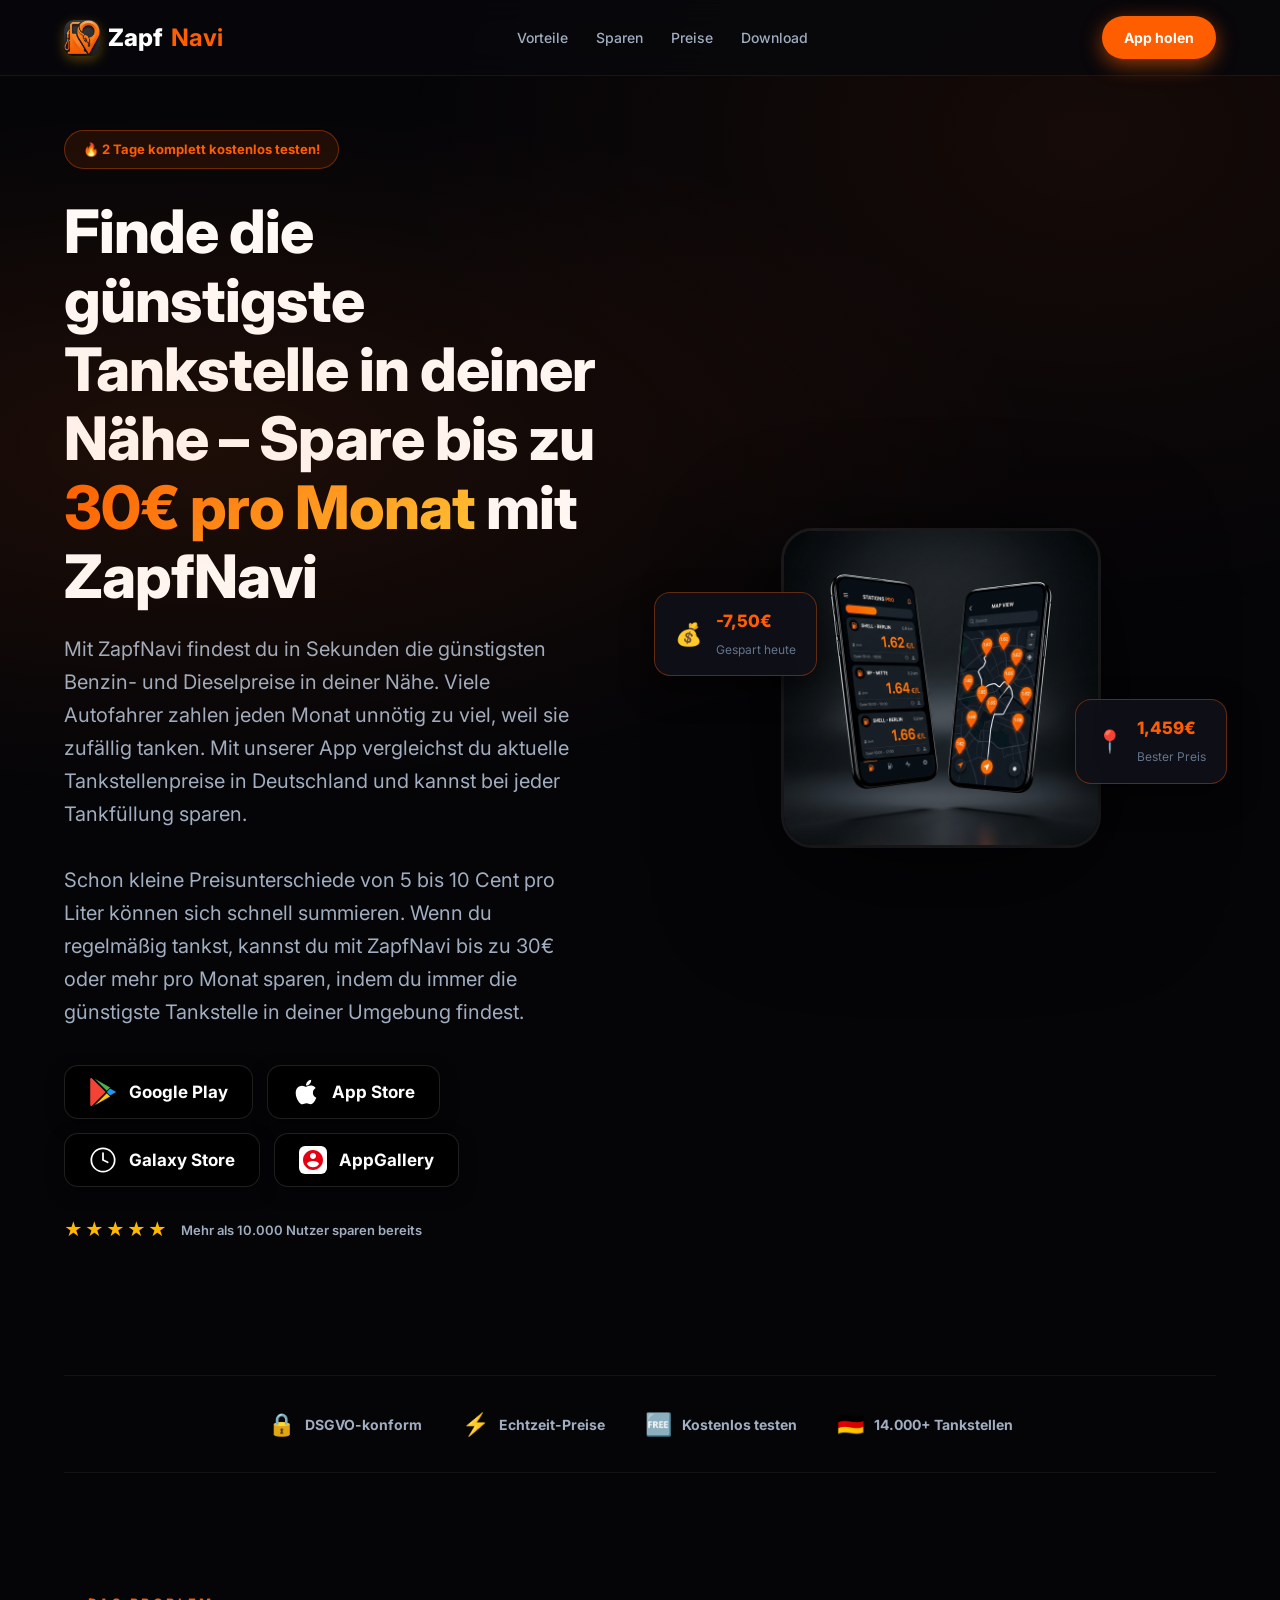
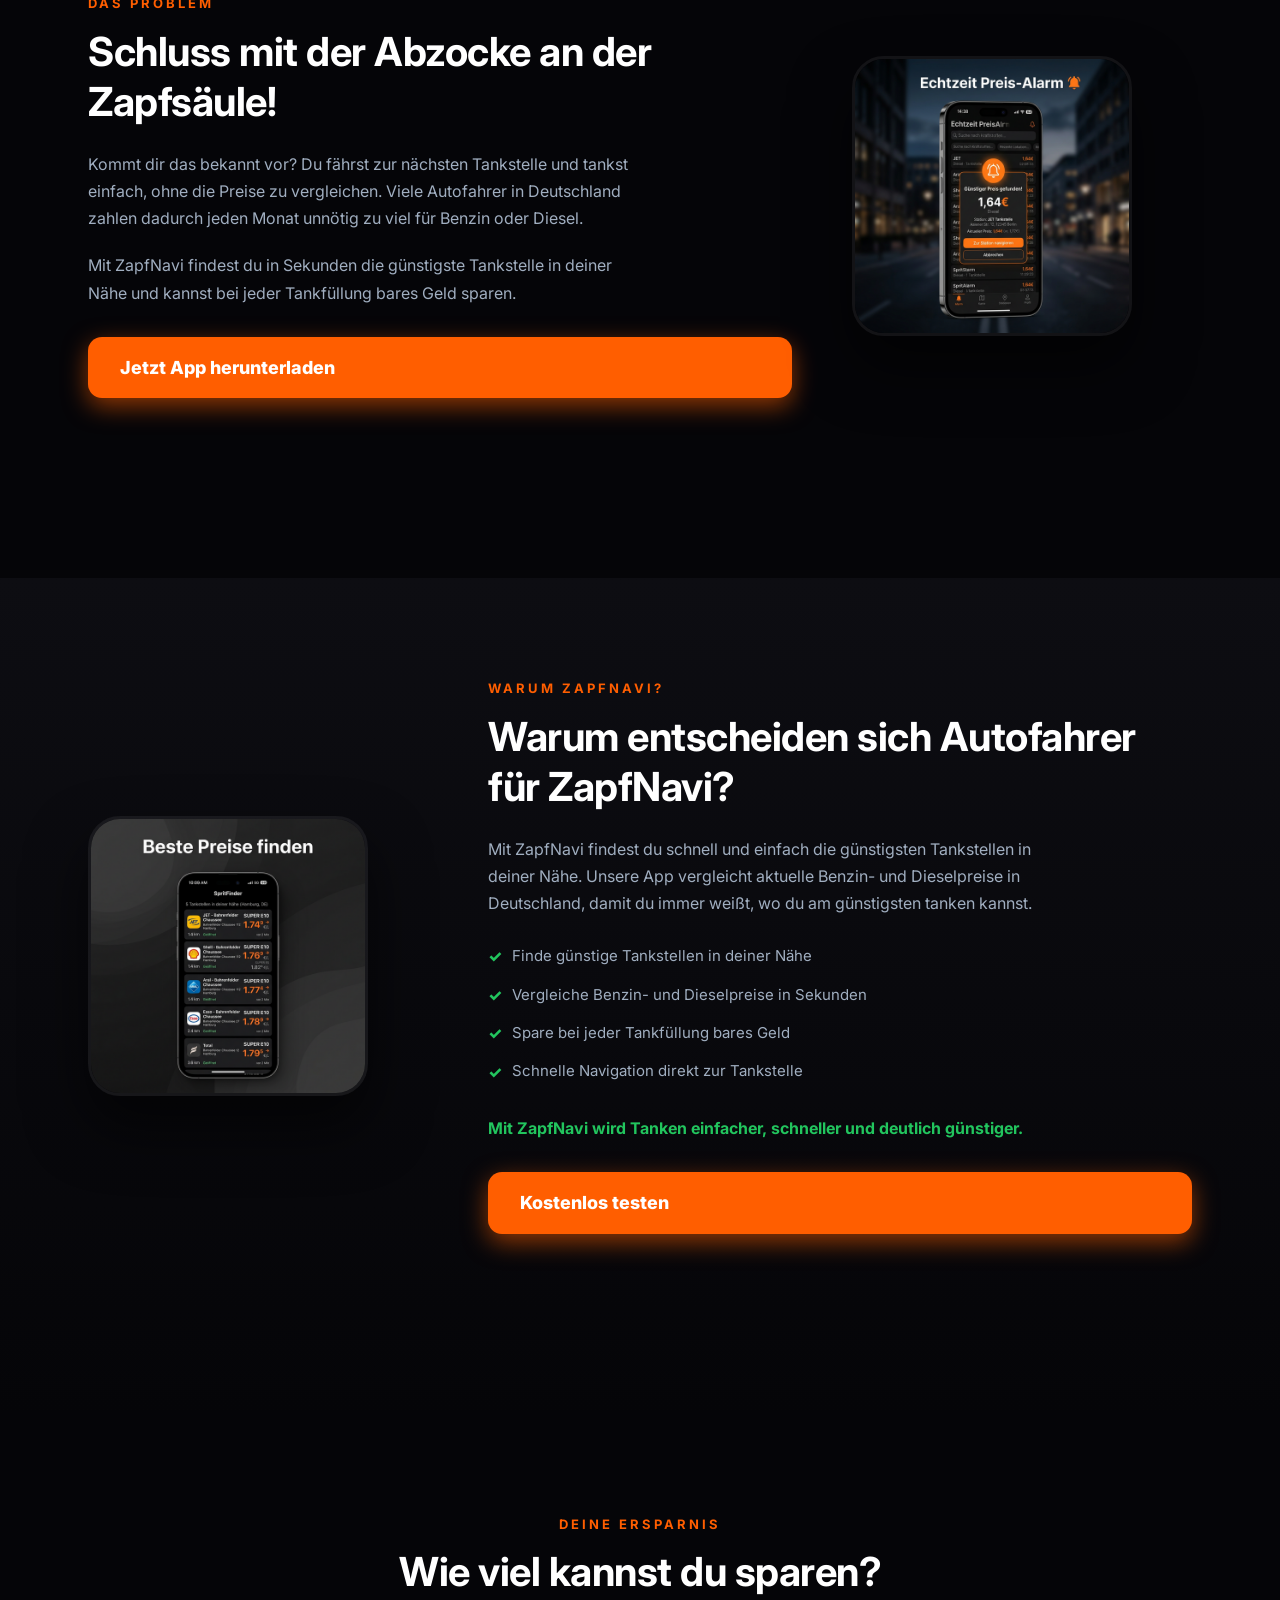
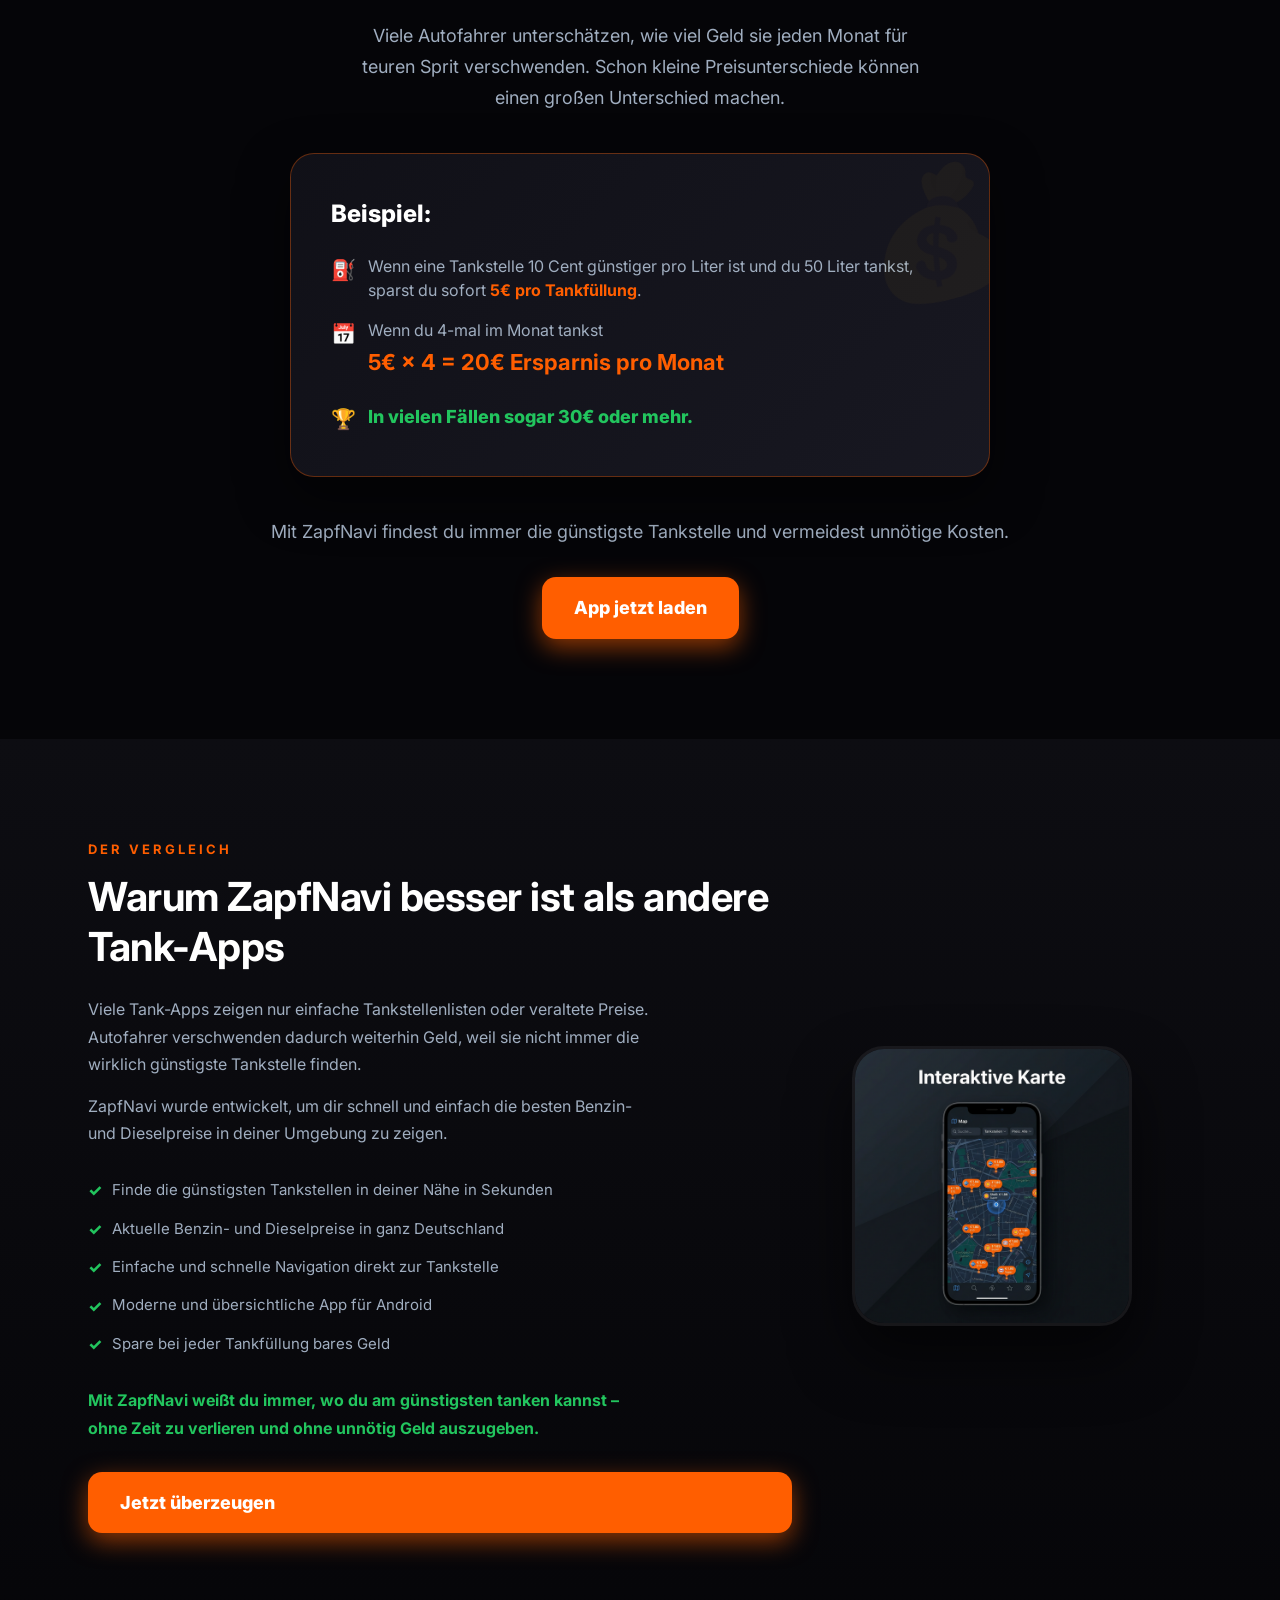
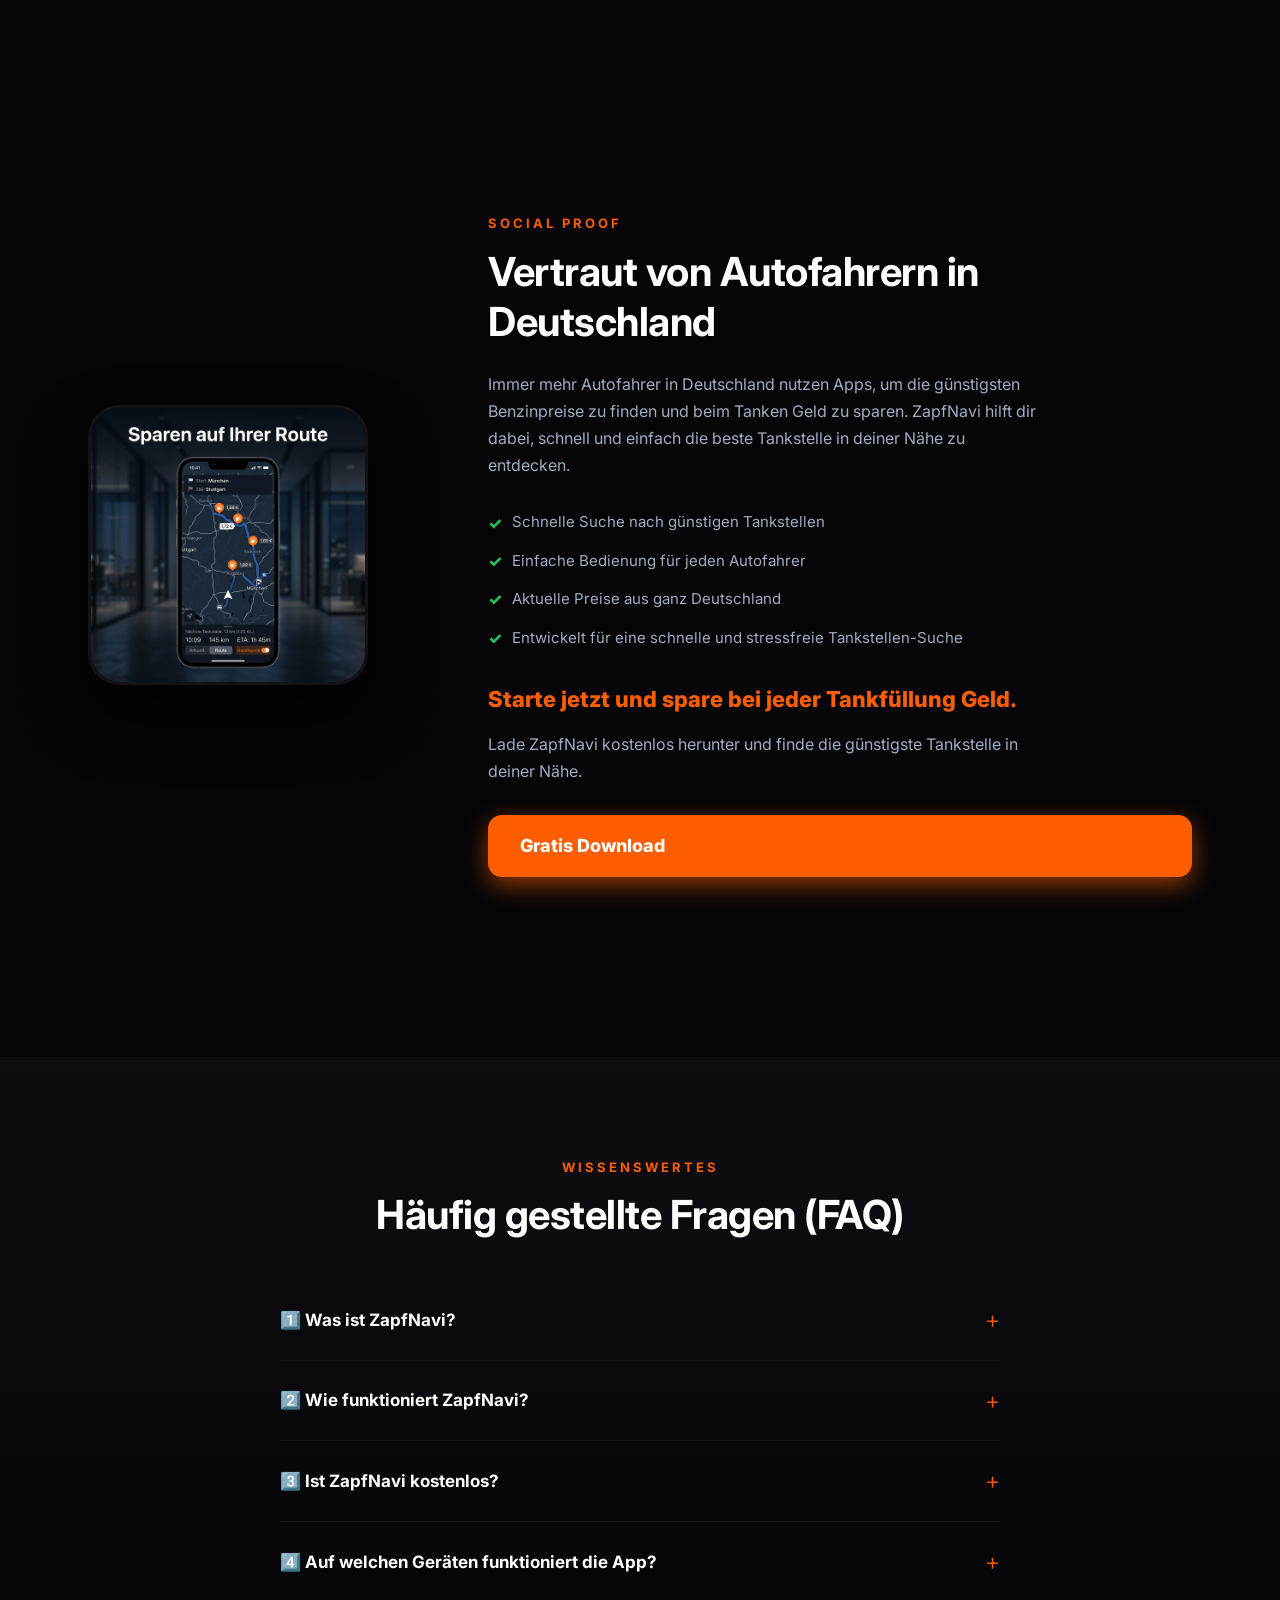
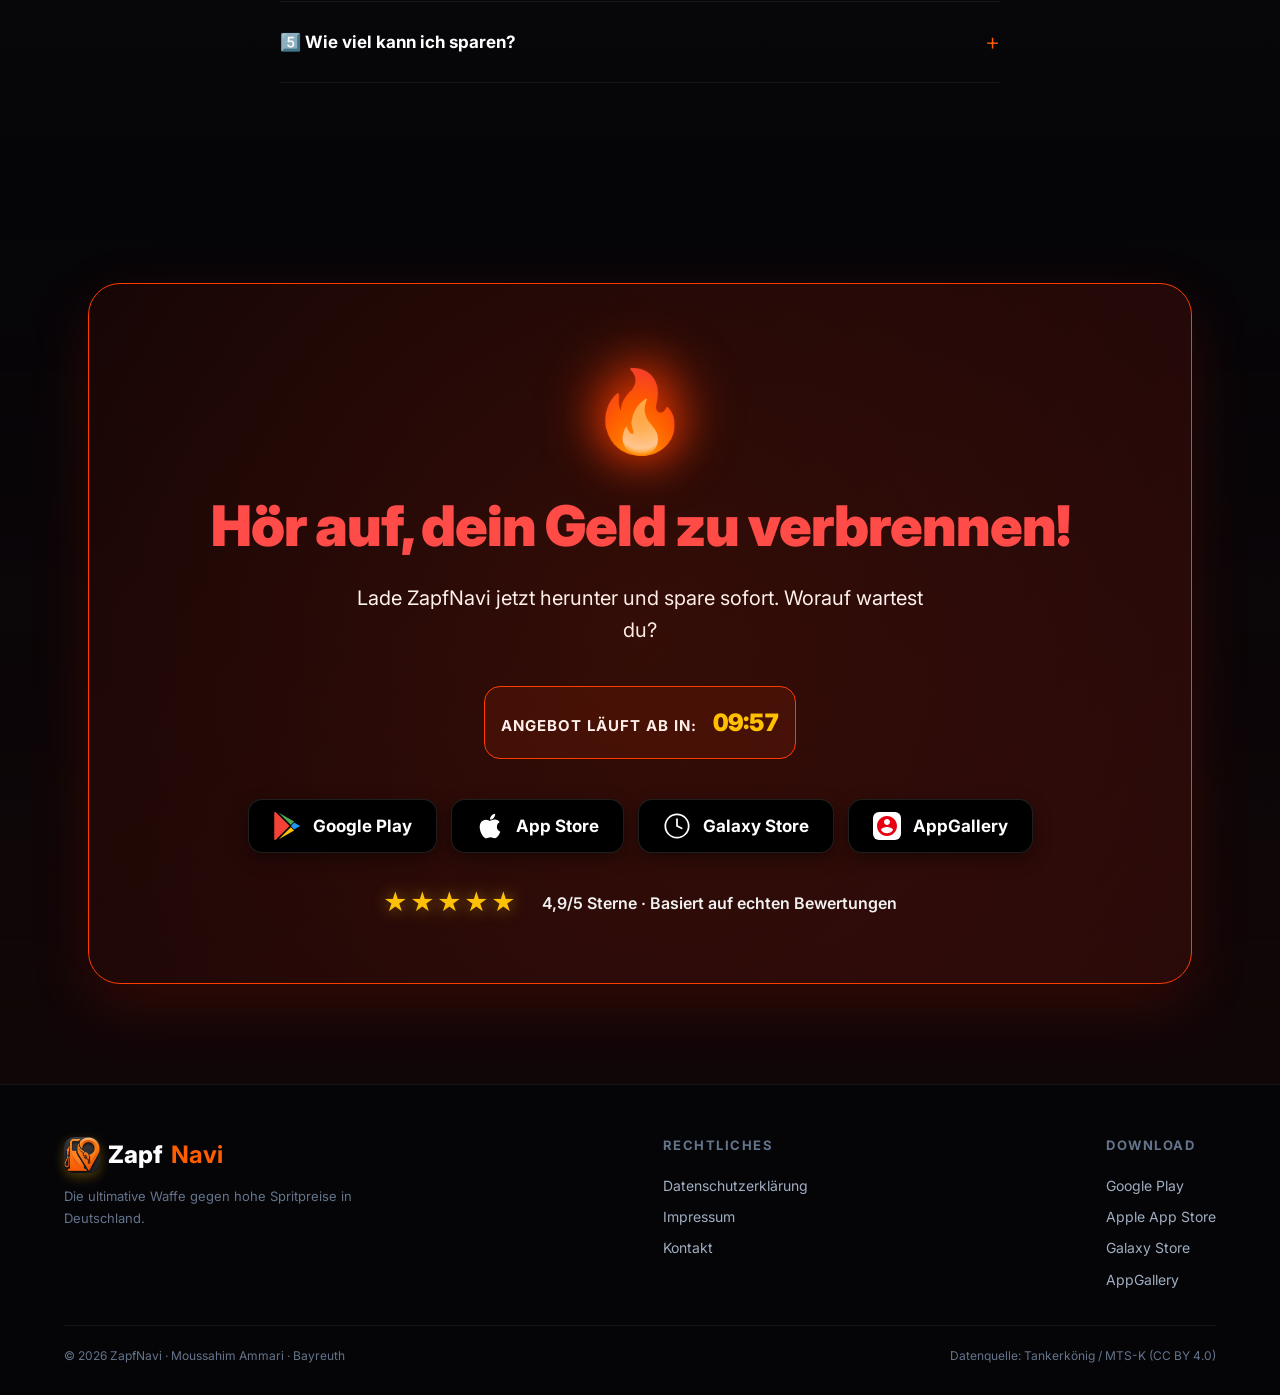
<file: landing/index.html>
<!DOCTYPE html>
<html lang="de" dir="ltr">

<head>
    <meta charset="UTF-8">
    <meta name="viewport" content="width=device-width,initial-scale=1">
    <title>ZapfNavi – Günstig Tanken & Sparen | Echtzeit Spritpreise</title>
    <meta name="description"
        content="Spare bis zu 7€ bei jeder Tankfüllung! ZapfNavi vergleicht Echtzeit-Spritpreise von 14.000+ Tankstellen in Deutschland. Jetzt kostenlos testen.">
    <meta name="keywords"
        content="tankstellen, spritpreise, benzinpreise, günstig tanken, diesel, e5, e10, preisvergleich, zapfnavi">
    <meta property="og:title" content="ZapfNavi – Günstig Tanken & Sparen">
    <meta property="og:description" content="Spare bis zu 7€ bei jeder Tankfüllung mit Echtzeit-Spritpreisen.">
    <meta property="og:type" content="website">
    <link rel="preconnect" href="https://fonts.googleapis.com">
    <link rel="preconnect" href="https://fonts.gstatic.com" crossorigin>
    <link href="https://fonts.googleapis.com/css2?family=Outfit:wght@400;600;700;800;900&family=Inter:wght@300;400;500;600;700;800;900&display=swap"
        rel="stylesheet">
    <link rel="stylesheet" href="styles.css">
</head>

<body>

    <!-- ═══ NAV ═══ -->
    <nav class="nav">
        <div class="nav-logo"><img src="assets/icon/launcher_icon.png" alt="ZapfNavi Icon" style="width:36px;height:36px;border-radius:10px;box-shadow: 0 4px 12px rgba(255,184,0,0.3);"> Zapf<b>Navi</b></div>
        <div class="nav-links">
            <a href="#features" data-i18n="nav_features">Vorteile</a>
            <a href="#savings" data-i18n="nav_savings">Sparen</a>
            <a href="#pricing" data-i18n="nav_pricing">Preise</a>
            <a href="#download" data-i18n="nav_download">Download</a>
        </div>
        <div class="nav-right">
            <a href="#download" class="btn-nav" data-i18n="nav_cta">App holen</a>
        </div>
    </nav>

    <!-- ═══ HERO ═══ -->
    <section class="hero" id="hero">
        <div class="hero-text">
            <div class="hero-badge" data-i18n="hero_badge">🔥 2 Tage komplett kostenlos testen!</div>
            <h1 data-i18n="hero_title">Finde die günstigste Tankstelle in deiner Nähe – Spare bis zu <span class="hl">30€ pro Monat</span> mit ZapfNavi</h1>
            <p class="sub" data-i18n="hero_sub">Mit ZapfNavi findest du in Sekunden die günstigsten Benzin- und Dieselpreise in deiner Nähe. Viele Autofahrer zahlen jeden Monat unnötig zu viel, weil sie zufällig tanken. Mit unserer App vergleichst du aktuelle Tankstellenpreise in Deutschland und kannst bei jeder Tankfüllung sparen.<br><br>Schon kleine Preisunterschiede von 5 bis 10 Cent pro Liter können sich schnell summieren. Wenn du regelmäßig tankst, kannst du mit ZapfNavi bis zu 30€ oder mehr pro Monat sparen, indem du immer die günstigste Tankstelle in deiner Umgebung findest.</p>
            <div class="store-badges" id="badges-hero"></div>
            <div class="hero-social">
                <div class="hero-stars">★★★★★</div>
                <span data-i18n="hero_users">Mehr als 10.000 Nutzer sparen bereits</span>
            </div>
        </div>
        <div class="hero-visual">
            <img src="assets/marketing/landing_page_hero_ultra_clear_1772967988887.png" alt="ZapfNavi App" class="hero-phone">
            <div class="float-card fc-left">
                <span class="fc-em">💰</span>
                <div><span class="fc-val">-7,50€</span><span class="fc-lbl" data-i18n="fc_saved">Gespart heute</span>
                </div>
            </div>
            <div class="float-card fc-right">
                <span class="fc-em">📍</span>
                <div><span class="fc-val">1,459€</span><span class="fc-lbl" data-i18n="fc_best">Bester Preis</span>
                </div>
            </div>
        </div>
    </section>

    <!-- ═══ TRUST BAR ═══ -->
    <div class="section" style="padding:20px 5%">
        <div class="trust-bar">
            <div class="trust-item"><span>🔒</span> <b data-i18n="trust_secure">DSGVO-konform</b></div>
            <div class="trust-item"><span>⚡</span> <b data-i18n="trust_realtime">Echtzeit-Preise</b></div>
            <div class="trust-item"><span>🆓</span> <b data-i18n="trust_free">Kostenlos testen</b></div>
            <div class="trust-item"><span>🇩🇪</span> <b data-i18n="trust_germany">14.000+ Tankstellen</b></div>
        </div>
    </div>

    <!-- ═══ DAS PROBLEM ═══ -->
    <section class="section" id="painpoints">
        <div class="container">
            <div class="showcase-item showcase-reverse">
                <div class="showcase-img">
                    <img src="assets/marketing/screenshot_3_alarm_v3_realistic_price_1772973517393.png" alt="Das Problem" style="max-width:280px; border-radius:32px; box-shadow:0 30px 60px rgba(0,0,0,0.6);">
                </div>
                <div class="showcase-body text-left-desktop">
                    <span class="sec-label" data-i18n="pain_l">DAS PROBLEM</span>
                    <h2 class="sec-title" data-i18n="pain_title" style="margin-bottom:24px;">Schluss mit der Abzocke an der Zapfsäule!</h2>
                    <p class="sec-sub text-left-desktop" data-i18n="pain_sub" style="margin-bottom:20px;">Kommt dir das bekannt vor? Du fährst zur nächsten Tankstelle und tankst einfach, ohne die Preise zu vergleichen. Viele Autofahrer in Deutschland zahlen dadurch jeden Monat unnötig zu viel für Benzin oder Diesel.</p>
                    <p class="sec-sub text-left-desktop" data-i18n="pain_sub2" style="margin-bottom:30px;">Mit ZapfNavi findest du in Sekunden die günstigste Tankstelle in deiner Nähe und kannst bei jeder Tankfüllung bares Geld sparen.</p>
                    <a href="#download" data-i18n="pain_btn" class="btn-price btn-price-primary pulse-infinite" style="display:inline-block; padding:16px 32px; font-size:18px;">Jetzt App herunterladen</a>
                </div>
            </div>
        </div>
    </section>

    <!-- ═══ WARUM ZAPFNAVI? ═══ -->
    <section class="section section-alt" id="features">
        <div class="container">
            <div class="showcase-item">
                <div class="showcase-img">
                    <img src="assets/marketing/screenshot_1_comparison_v2_clear_1772968005962.png" alt="Warum ZapfNavi" style="max-width:280px; border-radius:32px; box-shadow:0 30px 60px rgba(0,0,0,0.6);">
                </div>
                <div class="showcase-body text-left-desktop">
                    <span class="sec-label" data-i18n="why_l">WARUM ZAPFNAVI?</span>
                    <h2 class="sec-title" data-i18n="why_t" style="margin-bottom:24px;">Warum entscheiden sich Autofahrer für ZapfNavi?</h2>
                    <p class="sec-sub text-left-desktop" data-i18n="why_p1" style="margin-bottom:20px;">Mit ZapfNavi findest du schnell und einfach die günstigsten Tankstellen in deiner Nähe. Unsere App vergleicht aktuelle Benzin- und Dieselpreise in Deutschland, damit du immer weißt, wo du am günstigsten tanken kannst.</p>
                    <ul class="feat-list" style="margin-bottom:24px;">
                        <li data-i18n="why_l1">Finde günstige Tankstellen in deiner Nähe</li>
                        <li data-i18n="why_l2">Vergleiche Benzin- und Dieselpreise in Sekunden</li>
                        <li data-i18n="why_l3">Spare bei jeder Tankfüllung bares Geld</li>
                        <li data-i18n="why_l4">Schnelle Navigation direkt zur Tankstelle</li>
                    </ul>
                    <p class="sec-sub text-left-desktop" data-i18n="why_p2" style="color:var(--green); font-weight:700; margin-bottom:30px;">Mit ZapfNavi wird Tanken einfacher, schneller und deutlich günstiger.</p>
                    <a href="#download" data-i18n="why_btn" class="btn-price btn-price-primary pulse-infinite" style="display:inline-block; padding:16px 32px; font-size:18px;">Kostenlos testen</a>
                </div>
            </div>
        </div>
    </section>

    <!-- ═══ WIE VIEL KANNST DU SPAREN? ═══ -->
    <section class="section" id="savings">
        <div class="container" style="display:flex; flex-direction:column; align-items:center;">
            <div class="sec-center" style="max-width:800px; margin:0 auto; text-align:center;">
                <span class="sec-label" data-i18n="save_l">DEINE ERSPARNIS</span>
                <h2 class="sec-title" data-i18n="save_t" style="margin-bottom:24px;">Wie viel kannst du sparen?</h2>
                <p class="sec-sub" data-i18n="save_p1" style="color:var(--text2); line-height:1.7; font-size:18px; margin-bottom:40px;">Viele Autofahrer unterschätzen, wie viel Geld sie jeden Monat für teuren Sprit verschwenden. Schon kleine Preisunterschiede können einen großen Unterschied machen.</p>
            </div>
            
            <div class="savings-example-card">
                <div style="position:absolute; top:-20px; right:-20px; font-size:120px; opacity:0.04; transform:rotate(-15deg);">💰</div>
                <h3 data-i18n="save_ex" style="font-size:24px; color:#fff; font-weight:800; margin-bottom:20px;">Beispiel:</h3>
                <div style="display:flex; flex-direction:column; gap:16px;">
                    <div style="display:flex; align-items:flex-start; gap:12px;">
                        <span style="font-size:20px;">⛽</span>
                        <p data-i18n="save_ex1" style="color:var(--text2); line-height:1.5;">Wenn eine Tankstelle 10 Cent günstiger pro Liter ist und du 50 Liter tankst, sparst du sofort <b style="color:var(--primary);">5€ pro Tankfüllung</b>.</p>
                    </div>
                    <div style="display:flex; align-items:flex-start; gap:12px;">
                        <span style="font-size:20px;">📅</span>
                        <p data-i18n="save_ex2" style="color:var(--text2); line-height:1.5;">Wenn du 4-mal im Monat tankst<br><b style="color:var(--primary); font-size:22px; display:inline-block; margin-top:4px;">5€ × 4 = 20€ Ersparnis pro Monat</b></p>
                    </div>
                    <div style="display:flex; align-items:flex-start; gap:12px; margin-top:8px;">
                        <span style="font-size:20px;">🏆</span>
                        <p data-i18n="save_ex3" style="color:var(--green); font-weight:800; line-height:1.5; font-size:18px;">In vielen Fällen sogar 30€ oder mehr.</p>
                    </div>
                </div>
            </div>
            
            <p class="sec-sub" data-i18n="save_p2" style="color:var(--text2); line-height:1.7; font-size:18px; margin-bottom:30px; max-width:800px; text-align:center;">Mit ZapfNavi findest du immer die günstigste Tankstelle und vermeidest unnötige Kosten.</p>
            <div style="text-align:center;">
                <a href="#download" data-i18n="save_btn" class="btn-price btn-price-primary pulse-infinite" style="display:inline-block; padding:16px 32px; font-size:18px;">App jetzt laden</a>
            </div>
        </div>
    </section>

    <!-- ═══ WARUM BESSER ALS ANDERE ═══ -->
    <section class="section section-alt" id="better">
        <div class="container">
            <div class="showcase-item showcase-reverse">
                <div class="showcase-img">
                    <img src="assets/marketing/screenshot_2_map_v2_clear_1772968021683.png" alt="ZapfNavi Karte" style="max-width:280px; border-radius:32px; box-shadow:0 30px 60px rgba(0,0,0,0.6);">
                </div>
                <div class="showcase-body text-left-desktop">
                    <span class="sec-label" data-i18n="comp_l">DER VERGLEICH</span>
                    <h2 class="sec-title" data-i18n="comp_t" style="margin-bottom:24px;">Warum ZapfNavi besser ist als andere Tank-Apps</h2>
                    <p class="sec-sub text-left-desktop" data-i18n="comp_p1" style="margin-bottom:15px;">Viele Tank-Apps zeigen nur einfache Tankstellenlisten oder veraltete Preise. Autofahrer verschwenden dadurch weiterhin Geld, weil sie nicht immer die wirklich günstigste Tankstelle finden.</p>
                    <p class="sec-sub text-left-desktop" data-i18n="comp_p2" style="margin-bottom:24px;">ZapfNavi wurde entwickelt, um dir schnell und einfach die besten Benzin- und Dieselpreise in deiner Umgebung zu zeigen.</p>
                    <ul class="feat-list" style="margin-bottom:24px;">
                        <li data-i18n="comp_l1">Finde die günstigsten Tankstellen in deiner Nähe in Sekunden</li>
                        <li data-i18n="comp_l2">Aktuelle Benzin- und Dieselpreise in ganz Deutschland</li>
                        <li data-i18n="comp_l3">Einfache und schnelle Navigation direkt zur Tankstelle</li>
                        <li data-i18n="comp_l4">Moderne und übersichtliche App für Android</li>
                        <li data-i18n="comp_l5">Spare bei jeder Tankfüllung bares Geld</li>
                    </ul>
                    <p class="sec-sub text-left-desktop" data-i18n="comp_p3" style="color:var(--green); font-weight:700; margin-bottom:30px;">Mit ZapfNavi weißt du immer, wo du am günstigsten tanken kannst – ohne Zeit zu verlieren und ohne unnötig Geld auszugeben.</p>
                    <a href="#download" data-i18n="comp_btn" class="btn-price btn-price-primary pulse-infinite" style="display:inline-block; padding:16px 32px; font-size:18px;">Jetzt überzeugen</a>
                </div>
            </div>
        </div>
    </section>

    <!-- ═══ VERTRAUT VON AUTOFAHRERN ═══ -->
    <section class="section" id="trusted">
        <div class="container">
            <div class="showcase-item">
                <div class="showcase-img">
                    <img src="assets/marketing/screenshot_4_route_v2_clear_1772968058365.png" alt="Navigation" style="max-width:280px; border-radius:32px; box-shadow:0 30px 60px rgba(0,0,0,0.6);">
                </div>
                <div class="showcase-body text-left-desktop">
                    <span class="sec-label" data-i18n="proof_l">SOCIAL PROOF</span>
                    <h2 class="sec-title" data-i18n="proof_t" style="margin-bottom:24px;">Vertraut von Autofahrern in Deutschland</h2>
                    <p class="sec-sub text-left-desktop" data-i18n="proof_p1" style="margin-bottom:24px;">Immer mehr Autofahrer in Deutschland nutzen Apps, um die günstigsten Benzinpreise zu finden und beim Tanken Geld zu sparen. ZapfNavi hilft dir dabei, schnell und einfach die beste Tankstelle in deiner Nähe zu entdecken.</p>
                    <ul class="feat-list" style="margin-bottom:24px;">
                        <li data-i18n="proof_l1">Schnelle Suche nach günstigen Tankstellen</li>
                        <li data-i18n="proof_l2">Einfache Bedienung für jeden Autofahrer</li>
                        <li data-i18n="proof_l3">Aktuelle Preise aus ganz Deutschland</li>
                        <li data-i18n="proof_l4">Entwickelt für eine schnelle und stressfreie Tankstellen-Suche</li>
                    </ul>
                    <p class="sec-sub text-left-desktop" data-i18n="proof_p2" style="color:var(--primary); font-weight:800; font-size:22px; margin-bottom:12px;">Starte jetzt und spare bei jeder Tankfüllung Geld.</p>
                    <p class="sec-sub text-left-desktop" data-i18n="proof_p3" style="margin-bottom:30px;">Lade ZapfNavi kostenlos herunter und finde die günstigste Tankstelle in deiner Nähe.</p>
                    <a href="#download" data-i18n="proof_btn" class="btn-price btn-price-primary pulse-infinite" style="display:inline-block; padding:16px 32px; font-size:18px;">Gratis Download</a>
                </div>
            </div>
        </div>
    </section>

    <!-- ═══ FAQ ═══ -->
    <section class="section section-alt" id="faq">
        <div class="container">
            <div class="sec-center">
                <span class="sec-label" data-i18n="faq_l">WISSENSWERTES</span>
                <h2 class="sec-title" data-i18n="faq_t">Häufig gestellte Fragen (FAQ)</h2>
            </div>
            <div class="faq-list">
                <div class="faq-item">
                    <div class="faq-q" data-i18n="faq1_q">1️⃣ Was ist ZapfNavi?</div>
                    <div class="faq-a" data-i18n="faq1_a">ZapfNavi ist eine App, die dir hilft, die günstigsten Tankstellen in deiner Nähe zu finden und Benzin- sowie Dieselpreise in Deutschland zu vergleichen. So sparst du bei jeder Tankfüllung Geld.</div>
                </div>
                <div class="faq-item">
                    <div class="faq-q" data-i18n="faq2_q">2️⃣ Wie funktioniert ZapfNavi?</div>
                    <div class="faq-a" data-i18n="faq2_a">Die App zeigt dir in Echtzeit die aktuellen Preise aller Tankstellen in deiner Umgebung. Du kannst die Ergebnisse nach Preis oder Entfernung sortieren und direkt zur gewählten Tankstelle navigieren.</div>
                </div>
                <div class="faq-item">
                    <div class="faq-q" data-i18n="faq3_q">3️⃣ Ist ZapfNavi kostenlos?</div>
                    <div class="faq-a" data-i18n="faq3_a">Ja! ZapfNavi ist komplett kostenlos verfügbar. Zusätzlich gibt es Premium-Features für noch schnellere Updates und personalisierte Empfehlungen.</div>
                </div>
                <div class="faq-item">
                    <div class="faq-q" data-i18n="faq4_q">4️⃣ Auf welchen Geräten funktioniert die App?</div>
                    <div class="faq-a" data-i18n="faq4_a">ZapfNavi ist für Android-Geräte verfügbar und wird regelmäßig aktualisiert, um eine reibungslose Bedienung zu gewährleisten.</div>
                </div>
                <div class="faq-item">
                    <div class="faq-q" data-i18n="faq5_q">5️⃣ Wie viel kann ich sparen?</div>
                    <div class="faq-a" data-i18n="faq5_a">Viele Nutzer berichten, dass sie durch die App zwischen 20€ und 30€ pro Monat sparen, abhängig davon, wie oft sie tanken und wie stark die Preisunterschiede zwischen den Tankstellen sind.</div>
                </div>
            </div>
        </div>
    </section>

    <!-- ═══ CTA DOWNLOAD ═══ -->
    <section class="section" id="download" style="background:linear-gradient(180deg, var(--bg) 0%, rgba(255,40,0,0.05) 100%); padding-bottom:100px;">
        <div class="container">
            <div class="burn-card" style="text-align:center; padding:60px 20px;">
                <div class="fire-glow-img" style="display:inline-block; margin-bottom:20px;">
                    <span style="font-size:80px; filter:drop-shadow(0 0 20px rgba(255,60,0,0.8));">🔥</span>
                </div>
                <h2 data-i18n="cta_title" style="color:#ff4d4d; font-size:clamp(36px, 6vw, 56px); line-height:1.1; font-weight:900; margin-bottom:24px; letter-spacing:-1px;">Hör auf, dein Geld zu verbrennen!</h2>
                <p data-i18n="cta_sub" style="color:#fff; font-size:20px; max-width:600px; margin:0 auto 40px; line-height:1.6;">Lade ZapfNavi jetzt herunter und spare sofort. Worauf wartest du?</p>
                
                <!-- URGENCY TIMER -->
                <div style="background:rgba(255,60,0,0.1); padding:16px; border-radius:16px; border:1px solid #ff3c00; display:inline-block; margin-bottom:40px;">
                    <span data-i18n="cta_urgency" style="color:#fff; font-weight:700; font-size:15px; text-transform:uppercase; letter-spacing:1px; margin-right:12px;">Angebot läuft ab in:</span>
                    <span id="countdown-timer" style="color:#ffcc00; font-weight:900; font-size:24px; font-variant-numeric:tabular-nums;">10:00</span>
                </div>

                <div class="store-badges" id="badges-cta" style="justify-content:center; position:relative; z-index:2; margin-bottom:30px;">
                    <!-- The JS will populate the badges inside standard structure. To make them pulse, they hold pulse-infinite via CSS. -->
                </div>
                
                <div class="hero-social" style="justify-content:center; margin-top:24px; position:relative; z-index:2;">
                    <div class="hero-stars" style="color:#ffc107; font-size:24px; filter:drop-shadow(0 0 8px rgba(255,193,7,0.5));">★★★★★</div>
                    <span data-i18n="cta_rating" style="color:#f1f1f1; font-size:16px; margin-left:12px;">4,9/5 Sterne · Basiert auf echten Bewertungen</span>
                </div>
            </div>
        </div>
    </section>

    <!-- ═══ FOOTER ═══ -->
    <footer class="footer">
        <div class="footer-top">
            <div class="footer-brand">
                <div class="nav-logo" style="justify-content:flex-start;"><img src="assets/icon/launcher_icon.png" alt="ZapfNavi Icon" style="width:36px;height:36px;border-radius:10px;box-shadow: 0 4px 12px rgba(255,184,0,0.3);"> Zapf<b>Navi</b></div>
                <p data-i18n="footer_desc">Die ultimative Waffe gegen hohe Spritpreise in Deutschland.</p>
            </div>
            <div class="footer-col">
                <h4 data-i18n="footer_legal">Rechtliches</h4>
                <a href="datenschutzerklaerung.html" data-i18n="footer_privacy">Datenschutzerklärung</a>
                <a href="impressum.html" data-i18n="footer_imprint">Impressum</a>
                <a href="kontakt.html" data-i18n="footer_contact">Kontakt</a>
            </div>
            <div class="footer-col">
                <h4 data-i18n="footer_dl_title">Download</h4>
                <a href="https://play.google.com/store/apps" target="_blank" rel="noopener noreferrer">Google Play</a>
                <a href="https://www.apple.com/app-store/" target="_blank" rel="noopener noreferrer">Apple App Store</a>
                <a href="https://galaxystore.samsung.com/" target="_blank" rel="noopener noreferrer">Galaxy Store</a>
                <a href="https://appgallery.huawei.com/" target="_blank" rel="noopener noreferrer">AppGallery</a>
            </div>
        </div>
        <div class="footer-bottom">
            <span>© 2026 ZapfNavi · Moussahim Ammari · Bayreuth</span>
            <span data-i18n="footer_data">Datenquelle: Tankerkönig / MTS-K (CC BY 4.0)</span>
        </div>
    </footer>

    <!-- ═══ STICKY BOTTOM CTA (Mobile) ═══ -->
    <div class="sticky-cta" id="stickyCta">
        <div>
            <p data-i18n="sticky_p">ZapfNavi App <span>Spare bis zu 30€ im Monat</span></p>
        </div>
        <a href="#download" data-i18n="sticky_btn" class="btn-price btn-price-primary pulse-infinite" style="padding:10px 20px; font-size:14px; border-radius:12px;">App Laden</a>
    </div>

    <script src="i18n.js"></script>
    <script>
        // STICKY CTA SCRIPT
        window.addEventListener('scroll', function() {
            var cta = document.getElementById('stickyCta');
            if(window.scrollY > 400) {
                cta.classList.add('visible');
            } else {
                cta.classList.remove('visible');
            }
        });

        // COUNTDOWN TIMER
        let minutes = 9;
        let seconds = 59;
        setInterval(() => {
            const timerEl = document.getElementById('countdown-timer');
            if(!timerEl) return;
            seconds--;
            if (seconds < 0) {
                seconds = 59;
                minutes--;
            }
            if (minutes < 0) {
                minutes = 0;
                seconds = 0;
            }
            const minStr = String(minutes).padStart(2, '0');
            const secStr = String(seconds).padStart(2, '0');
            timerEl.innerText = `${minStr}:${secStr}`;
        }, 1000);

        // Store badges template
        const badgeSVGs = {
            play: `<svg viewBox="0 0 512 512" style="height:28px;width:28px" class="b-icon"><path fill="#4caf50" d="M325.3 234.3L104.6 13l280.8 161.2z"/><path fill="#f44336" d="M47 0C34 0 23 10 23 24v464c0 14 11 24 24 24l257-256z"/><path fill="#ffc107" d="M325.3 277.7L104.6 499l280.8-161.2z"/><path fill="#2196f3" d="M497 256L385.3 191.2 325.3 256l60 64.8z"/></svg>`,
            apple: `<svg viewBox="0 0 384 512" fill="#fff" style="height:28px;width:28px" class="b-icon"><path d="M318.7 268.7c-.2-36.7 16.4-64.4 50-84.8-18.8-26.9-47.2-41.7-84.7-44.6-35.5-2.8-74.3 20.7-88.5 20.7-15 0-49.4-19.7-76.4-19.7C63.3 141.2 4 184.8 4 273.5c0 26.2 4.8 53.3 14.4 81.2 12.8 36.7 59 126.7 107.2 125.2 25.2-.6 43-17.9 75.8-17.9 31.8 0 48.3 17.9 76.4 17.9 48.6-.7 90.4-82.5 102.6-119.3-65.2-30.7-61.7-90-61.7-91.9zm-56.6-164.2c27.3-32.4 24.8-61.9 24-72.5-24.1 1.4-52 16.4-67.9 34.9-17.5 19.8-27.8 44.3-25.6 71.9 26.1 2 49.9-11.4 69.5-34.3z"/></svg>`,
            galaxy: `<svg viewBox="0 0 24 24" fill="#fff" style="height:28px;width:28px" class="b-icon"><circle cx="12" cy="12" r="10" fill="none" stroke="#fff" stroke-width="1.5"/><path d="M12 6v6l4 2" fill="none" stroke="#fff" stroke-width="1.5" stroke-linecap="round"/></svg>`,
            huawei: `<svg viewBox="0 0 24 24" fill="#E60012" style="height:28px;width:28px;background:#fff;border-radius:6px;padding:2px" class="b-icon"><path d="M12 2C6.48 2 2 6.48 2 12s4.48 10 10 10 10-4.48 10-10S17.52 2 12 2zm0 3c1.66 0 3 1.34 3 3s-1.34 3-3 3-3-1.34-3-3 1.34-3 3-3zm0 14.2a7.2 7.2 0 01-6-3.22c.03-1.99 4-3.08 6-3.08 1.99 0 5.97 1.09 6 3.08a7.2 7.2 0 01-6 3.22z"/></svg>`
        };

        function renderBadges(containerId) {
            const c = document.getElementById(containerId);
            if (!c) return;
            c.innerHTML = [
                { s: badgeSVGs.play, name: 'Google Play', url: 'https://play.google.com/store/apps' },
                { s: badgeSVGs.apple, name: 'App Store', url: 'https://www.apple.com/app-store/' },
                { s: badgeSVGs.galaxy, name: 'Galaxy Store', url: 'https://galaxystore.samsung.com/' },
                { s: badgeSVGs.huawei, name: 'AppGallery', url: 'https://appgallery.huawei.com/' }
            ].map(b => `<a href="${b.url}" target="_blank" rel="noopener noreferrer" class="badge-btn">${b.s}<div><span class="b-name">${b.name}</span></div></a>`).join('');
        }

        ['badges-hero', 'badges-mid', 'badges-cta'].forEach(renderBadges);

        // FAQ toggle
        document.querySelectorAll('.faq-q').forEach(q => {
            q.addEventListener('click', () => q.parentElement.classList.toggle('open'));
        });

        // Smooth button scrolls
        document.querySelectorAll('.btn-price').forEach(b => {
            b.addEventListener('click', () => document.getElementById('download').scrollIntoView({ behavior: 'smooth' }));
        });
    </script>
</body>
</html>
</file>
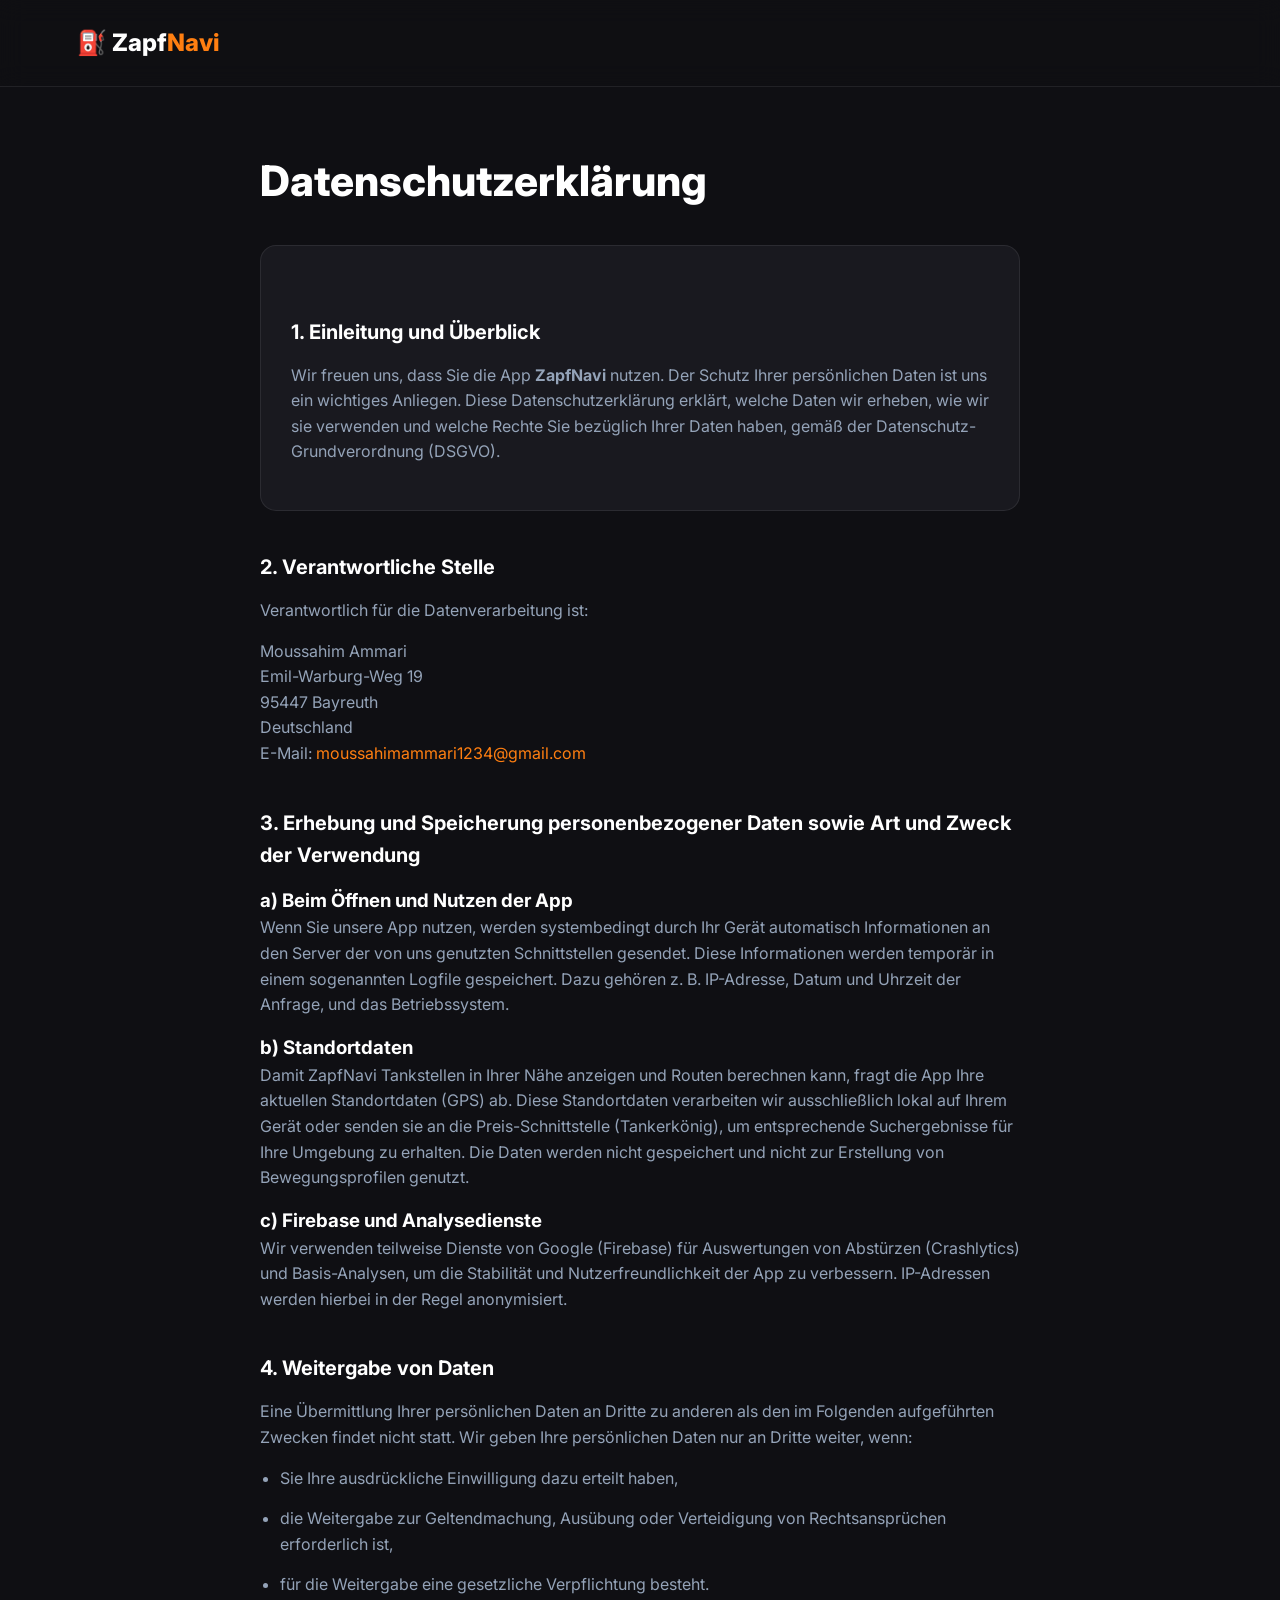
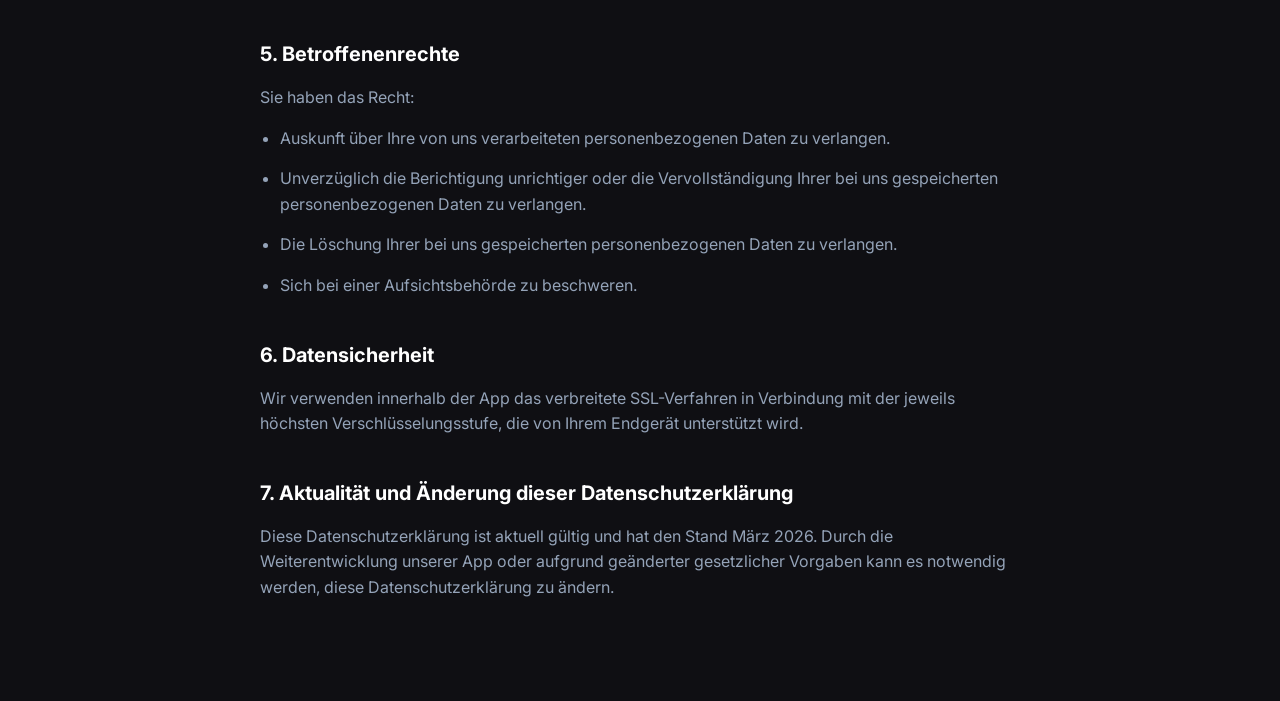
<file: datenschutzerklaerung.html>
﻿<!DOCTYPE html>
<html lang="de" class="scroll-smooth">

<head>
  <meta charset="UTF-8">
  <meta name="viewport" content="width=device-width, initial-scale=1.0">
  <title>Datenschutzerklärung – ZapfNavi</title>
  <meta name="description" content="Datenschutzerklärung der App ZapfNavi">
  <link rel="preconnect" href="https://fonts.googleapis.com">
  <link rel="preconnect" href="https://fonts.gstatic.com" crossorigin>
  <link href="https://fonts.googleapis.com/css2?family=Inter:wght@300;400;500;600;700;800;900&display=swap"
    rel="stylesheet">
  <style>
    :root {
      --primary: #FF7F11;
      --bg-deep: #0f0f13;
      --bg-card: rgba(30, 30, 38, 0.7);
      --text-main: #ffffff;
      --text-muted: #94a3b8;
      --border-subtle: rgba(255, 255, 255, 0.08);
    }

    * {
      margin: 0;
      padding: 0;
      box-sizing: border-box;
      font-family: 'Inter', sans-serif;
      -webkit-font-smoothing: antialiased;
    }

    body {
      background-color: var(--bg-deep);
      color: var(--text-main);
      line-height: 1.6;
    }

    nav {
      padding: 24px 6%;
      border-bottom: 1px solid var(--border-subtle);
      background: rgba(15, 15, 19, 0.8);
      backdrop-filter: blur(12px);
    }

    .logo {
      font-size: 24px;
      font-weight: 800;
      color: #fff;
      text-decoration: none;
    }

    .logo span {
      color: var(--primary);
    }

    .container {
      max-width: 800px;
      margin: 60px auto 100px;
      padding: 0 20px;
    }

    h1 {
      font-size: 42px;
      font-weight: 800;
      margin-bottom: 30px;
    }

    h2 {
      font-size: 20px;
      font-weight: 700;
      margin-top: 40px;
      margin-bottom: 15px;
      color: #fff;
    }

    p,
    li {
      color: var(--text-muted);
      margin-bottom: 15px;
      font-size: 16px;
    }

    ul {
      padding-left: 20px;
      margin-bottom: 20px;
      color: var(--text-muted);
    }

    a {
      color: var(--primary);
      text-decoration: none;
    }

    a:hover {
      text-decoration: underline;
    }

    .info-card {
      background: var(--bg-card);
      border: 1px solid var(--border-subtle);
      border-radius: 16px;
      padding: 30px;
      margin-bottom: 40px;
    }
  </style>
</head>

<body>
  <nav>
    <a href="landing_page.html" class="logo">⛽ Zapf<span>Navi</span></a>
  </nav>

  <div class="container">
    <h1>Datenschutzerklärung</h1>

    <div class="info-card">
      <h2>1. Einleitung und Überblick</h2>
      <p>Wir freuen uns, dass Sie die App <strong>ZapfNavi</strong> nutzen. Der Schutz Ihrer persönlichen Daten ist uns
        ein wichtiges Anliegen. Diese Datenschutzerklärung erklärt, welche Daten wir erheben, wie wir sie verwenden und
        welche Rechte Sie bezüglich Ihrer Daten haben, gemäß der Datenschutz-Grundverordnung (DSGVO).</p>
    </div>

    <h2>2. Verantwortliche Stelle</h2>
    <p>Verantwortlich für die Datenverarbeitung ist:</p>
    <p>
      Moussahim Ammari<br>
      Emil-Warburg-Weg 19<br>
      95447 Bayreuth<br>
      Deutschland<br>
      E-Mail: <a href="mailto:moussahimammari1234@gmail.com">moussahimammari1234@gmail.com</a>
    </p>

    <h2>3. Erhebung und Speicherung personenbezogener Daten sowie Art und Zweck der Verwendung</h2>

    <h3>a) Beim Öffnen und Nutzen der App</h3>
    <p>Wenn Sie unsere App nutzen, werden systembedingt durch Ihr Gerät automatisch Informationen an den Server der von
      uns genutzten Schnittstellen gesendet. Diese Informationen werden temporär in einem sogenannten Logfile
      gespeichert. Dazu gehören z. B. IP-Adresse, Datum und Uhrzeit der Anfrage, und das Betriebssystem.</p>

    <h3>b) Standortdaten</h3>
    <p>Damit ZapfNavi Tankstellen in Ihrer Nähe anzeigen und Routen berechnen kann, fragt die App Ihre aktuellen
      Standortdaten (GPS) ab. Diese Standortdaten verarbeiten wir ausschließlich lokal auf Ihrem Gerät oder senden sie
      an die Preis-Schnittstelle (Tankerkönig), um entsprechende Suchergebnisse für Ihre Umgebung zu erhalten. Die Daten
      werden nicht gespeichert und nicht zur Erstellung von Bewegungsprofilen genutzt.</p>

    <h3>c) Firebase und Analysedienste</h3>
    <p>Wir verwenden teilweise Dienste von Google (Firebase) für Auswertungen von Abstürzen (Crashlytics) und
      Basis-Analysen, um die Stabilität und Nutzerfreundlichkeit der App zu verbessern. IP-Adressen werden hierbei in
      der Regel anonymisiert.</p>

    <h2>4. Weitergabe von Daten</h2>
    <p>Eine Übermittlung Ihrer persönlichen Daten an Dritte zu anderen als den im Folgenden aufgeführten Zwecken findet
      nicht statt. Wir geben Ihre persönlichen Daten nur an Dritte weiter, wenn:</p>
    <ul>
      <li>Sie Ihre ausdrückliche Einwilligung dazu erteilt haben,</li>
      <li>die Weitergabe zur Geltendmachung, Ausübung oder Verteidigung von Rechtsansprüchen erforderlich ist,</li>
      <li>für die Weitergabe eine gesetzliche Verpflichtung besteht.</li>
    </ul>

    <h2>5. Betroffenenrechte</h2>
    <p>Sie haben das Recht:</p>
    <ul>
      <li>Auskunft über Ihre von uns verarbeiteten personenbezogenen Daten zu verlangen.</li>
      <li>Unverzüglich die Berichtigung unrichtiger oder die Vervollständigung Ihrer bei uns gespeicherten
        personenbezogenen Daten zu verlangen.</li>
      <li>Die Löschung Ihrer bei uns gespeicherten personenbezogenen Daten zu verlangen.</li>
      <li>Sich bei einer Aufsichtsbehörde zu beschweren.</li>
    </ul>

    <h2>6. Datensicherheit</h2>
    <p>Wir verwenden innerhalb der App das verbreitete SSL-Verfahren in Verbindung mit der jeweils höchsten
      Verschlüsselungsstufe, die von Ihrem Endgerät unterstützt wird.</p>

    <h2>7. Aktualität und Änderung dieser Datenschutzerklärung</h2>
    <p>Diese Datenschutzerklärung ist aktuell gültig und hat den Stand März 2026. Durch die Weiterentwicklung unserer
      App oder aufgrund geänderter gesetzlicher Vorgaben kann es notwendig werden, diese Datenschutzerklärung zu ändern.
    </p>
  </div>
</body>

</html>
</file>
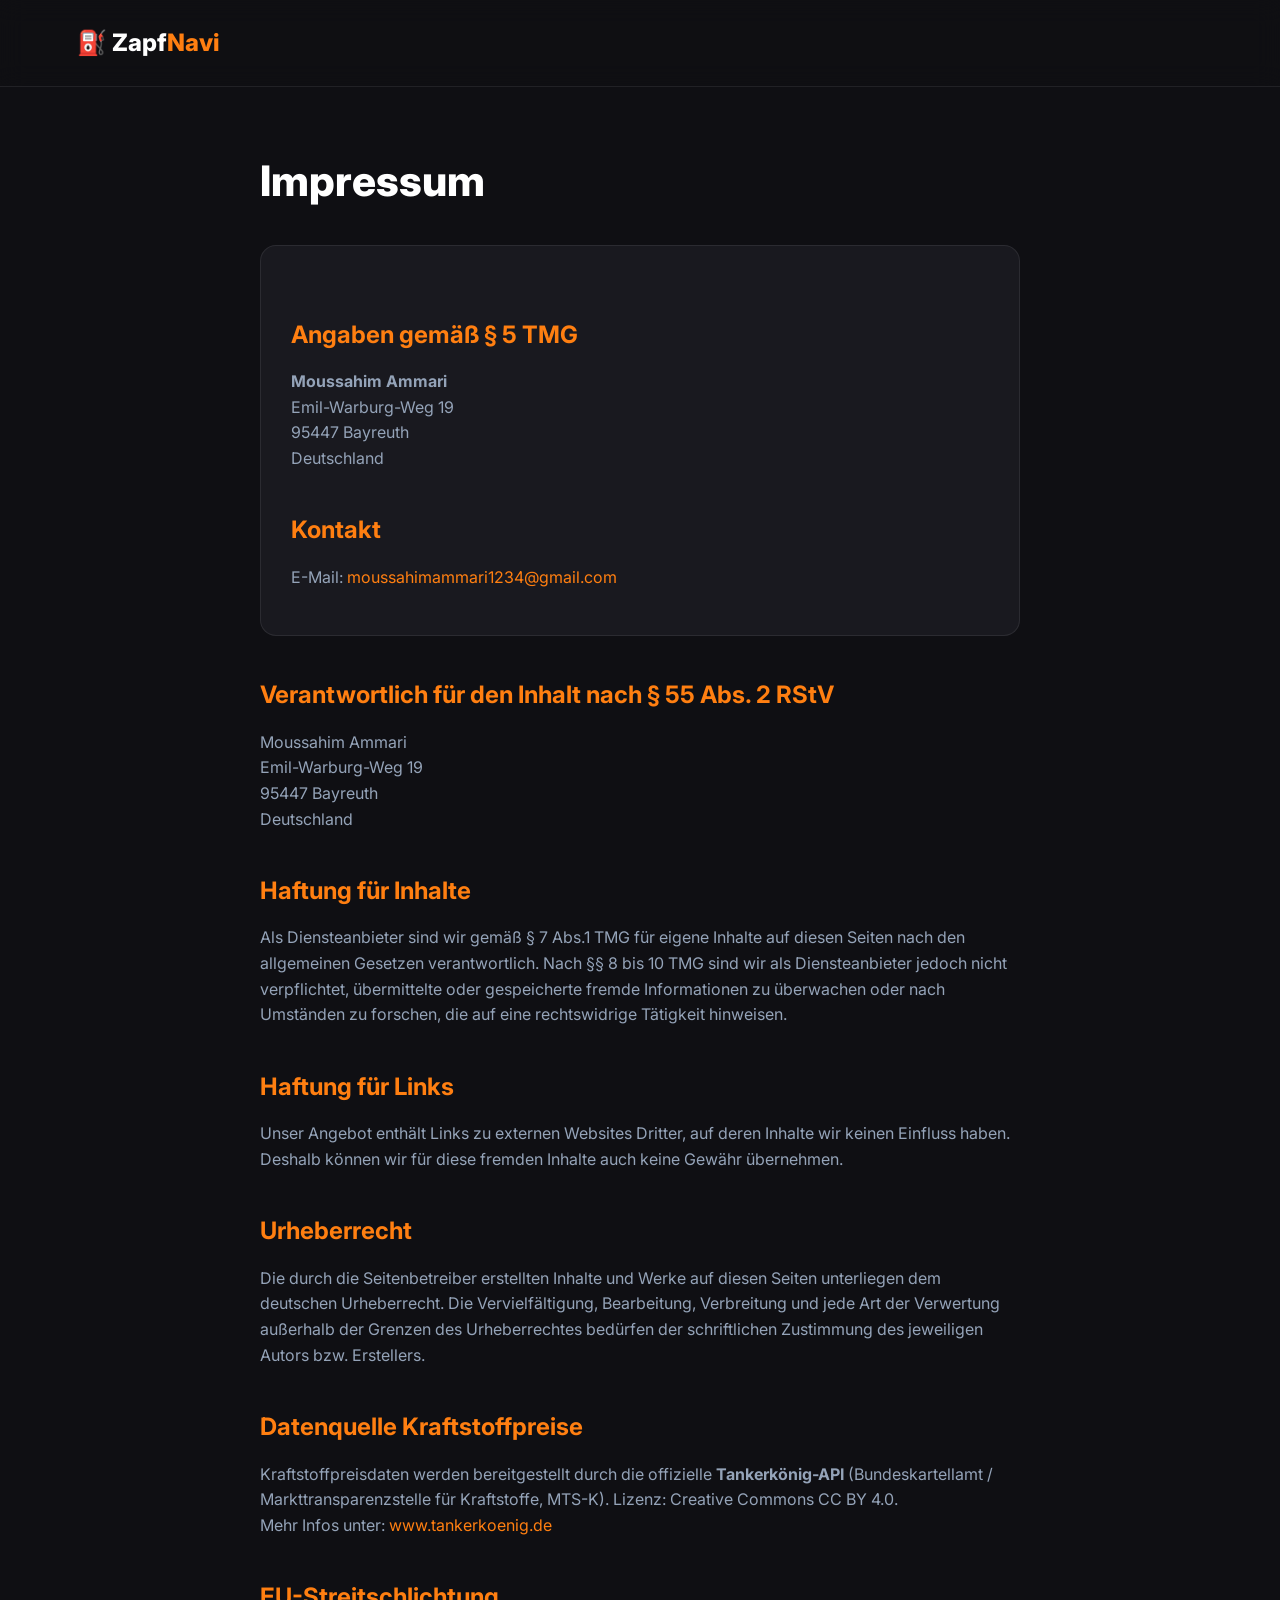
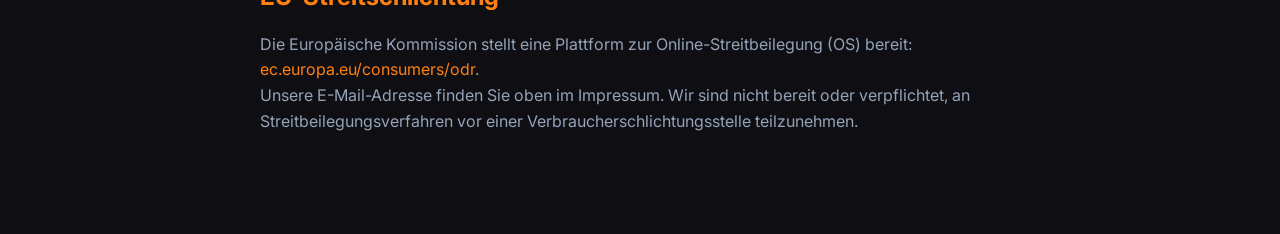
<file: impressum.html>
<!DOCTYPE html>
<html lang="de" class="scroll-smooth">

<head>
    <meta charset="UTF-8">
    <meta name="viewport" content="width=device-width, initial-scale=1.0">
    <title>Impressum – ZapfNavi</title>
    <meta name="description" content="Impressum der App ZapfNavi: Spritpreise – Angaben gemäß § 5 TMG">
    <link rel="preconnect" href="https://fonts.googleapis.com">
    <link rel="preconnect" href="https://fonts.gstatic.com" crossorigin>
    <link href="https://fonts.googleapis.com/css2?family=Inter:wght@300;400;500;600;700;800;900&display=swap"
        rel="stylesheet">
    <style>
        :root {
            --primary: #FF7F11;
            --bg-deep: #0f0f13;
            --bg-card: rgba(30, 30, 38, 0.7);
            --text-main: #ffffff;
            --text-muted: #94a3b8;
            --border-subtle: rgba(255, 255, 255, 0.08);
        }

        * {
            margin: 0;
            padding: 0;
            box-sizing: border-box;
            font-family: 'Inter', sans-serif;
            -webkit-font-smoothing: antialiased;
        }

        body {
            background-color: var(--bg-deep);
            color: var(--text-main);
            line-height: 1.6;
        }

        nav {
            padding: 24px 6%;
            border-bottom: 1px solid var(--border-subtle);
            background: rgba(15, 15, 19, 0.8);
            backdrop-filter: blur(12px);
        }

        .logo {
            font-size: 24px;
            font-weight: 800;
            color: #fff;
            text-decoration: none;
        }

        .logo span {
            color: var(--primary);
        }

        .container {
            max-width: 800px;
            margin: 60px auto 100px;
            padding: 0 20px;
        }

        h1 {
            font-size: 42px;
            font-weight: 800;
            margin-bottom: 30px;
        }

        h2 {
            font-size: 24px;
            font-weight: 700;
            margin-top: 40px;
            margin-bottom: 15px;
            color: var(--primary);
        }

        p {
            color: var(--text-muted);
            margin-bottom: 15px;
            font-size: 16px;
        }

        a {
            color: var(--primary);
            text-decoration: none;
        }

        a:hover {
            text-decoration: underline;
        }

        .info-card {
            background: var(--bg-card);
            border: 1px solid var(--border-subtle);
            border-radius: 16px;
            padding: 30px;
            margin-bottom: 40px;
        }
    </style>
</head>

<body>
    <nav>
        <a href="landing_page.html" class="logo">⛽ Zapf<span>Navi</span></a>
    </nav>

    <div class="container">
        <h1>Impressum</h1>

        <div class="info-card">
            <h2>Angaben gemäß § 5 TMG</h2>
            <p>
                <strong>Moussahim Ammari</strong><br>
                Emil-Warburg-Weg 19<br>
                95447 Bayreuth<br>
                Deutschland
            </p>

            <h2>Kontakt</h2>
            <p>E-Mail: <a href="mailto:moussahimammari1234@gmail.com">moussahimammari1234@gmail.com</a></p>
        </div>

        <h2>Verantwortlich für den Inhalt nach § 55 Abs. 2 RStV</h2>
        <p>Moussahim Ammari<br>Emil-Warburg-Weg 19<br>95447 Bayreuth<br>Deutschland</p>

        <h2>Haftung für Inhalte</h2>
        <p>Als Diensteanbieter sind wir gemäß § 7 Abs.1 TMG für eigene Inhalte auf diesen Seiten nach den allgemeinen
            Gesetzen verantwortlich. Nach §§ 8 bis 10 TMG sind wir als Diensteanbieter jedoch nicht verpflichtet,
            übermittelte oder gespeicherte fremde Informationen zu überwachen oder nach Umständen zu forschen, die auf
            eine rechtswidrige Tätigkeit hinweisen.</p>

        <h2>Haftung für Links</h2>
        <p>Unser Angebot enthält Links zu externen Websites Dritter, auf deren Inhalte wir keinen Einfluss haben.
            Deshalb können wir für diese fremden Inhalte auch keine Gewähr übernehmen.</p>

        <h2>Urheberrecht</h2>
        <p>Die durch die Seitenbetreiber erstellten Inhalte und Werke auf diesen Seiten unterliegen dem deutschen
            Urheberrecht. Die Vervielfältigung, Bearbeitung, Verbreitung und jede Art der Verwertung außerhalb der
            Grenzen des Urheberrechtes bedürfen der schriftlichen Zustimmung des jeweiligen Autors bzw. Erstellers.</p>

        <h2>Datenquelle Kraftstoffpreise</h2>
        <p>Kraftstoffpreisdaten werden bereitgestellt durch die offizielle <strong>Tankerkönig-API</strong>
            (Bundeskartellamt / Markttransparenzstelle für Kraftstoffe, MTS-K). Lizenz: Creative Commons CC BY
            4.0.<br>Mehr Infos unter: <a href="https://www.tankerkoenig.de" target="_blank">www.tankerkoenig.de</a></p>

        <h2>EU-Streitschlichtung</h2>
        <p>Die Europäische Kommission stellt eine Plattform zur Online-Streitbeilegung (OS) bereit: <a
                href="https://ec.europa.eu/consumers/odr" target="_blank">ec.europa.eu/consumers/odr</a>.<br>Unsere
            E-Mail-Adresse finden Sie oben im Impressum. Wir sind nicht bereit oder verpflichtet, an
            Streitbeilegungsverfahren vor einer Verbraucherschlichtungsstelle teilzunehmen.</p>
    </div>
</body>

</html>
</file>
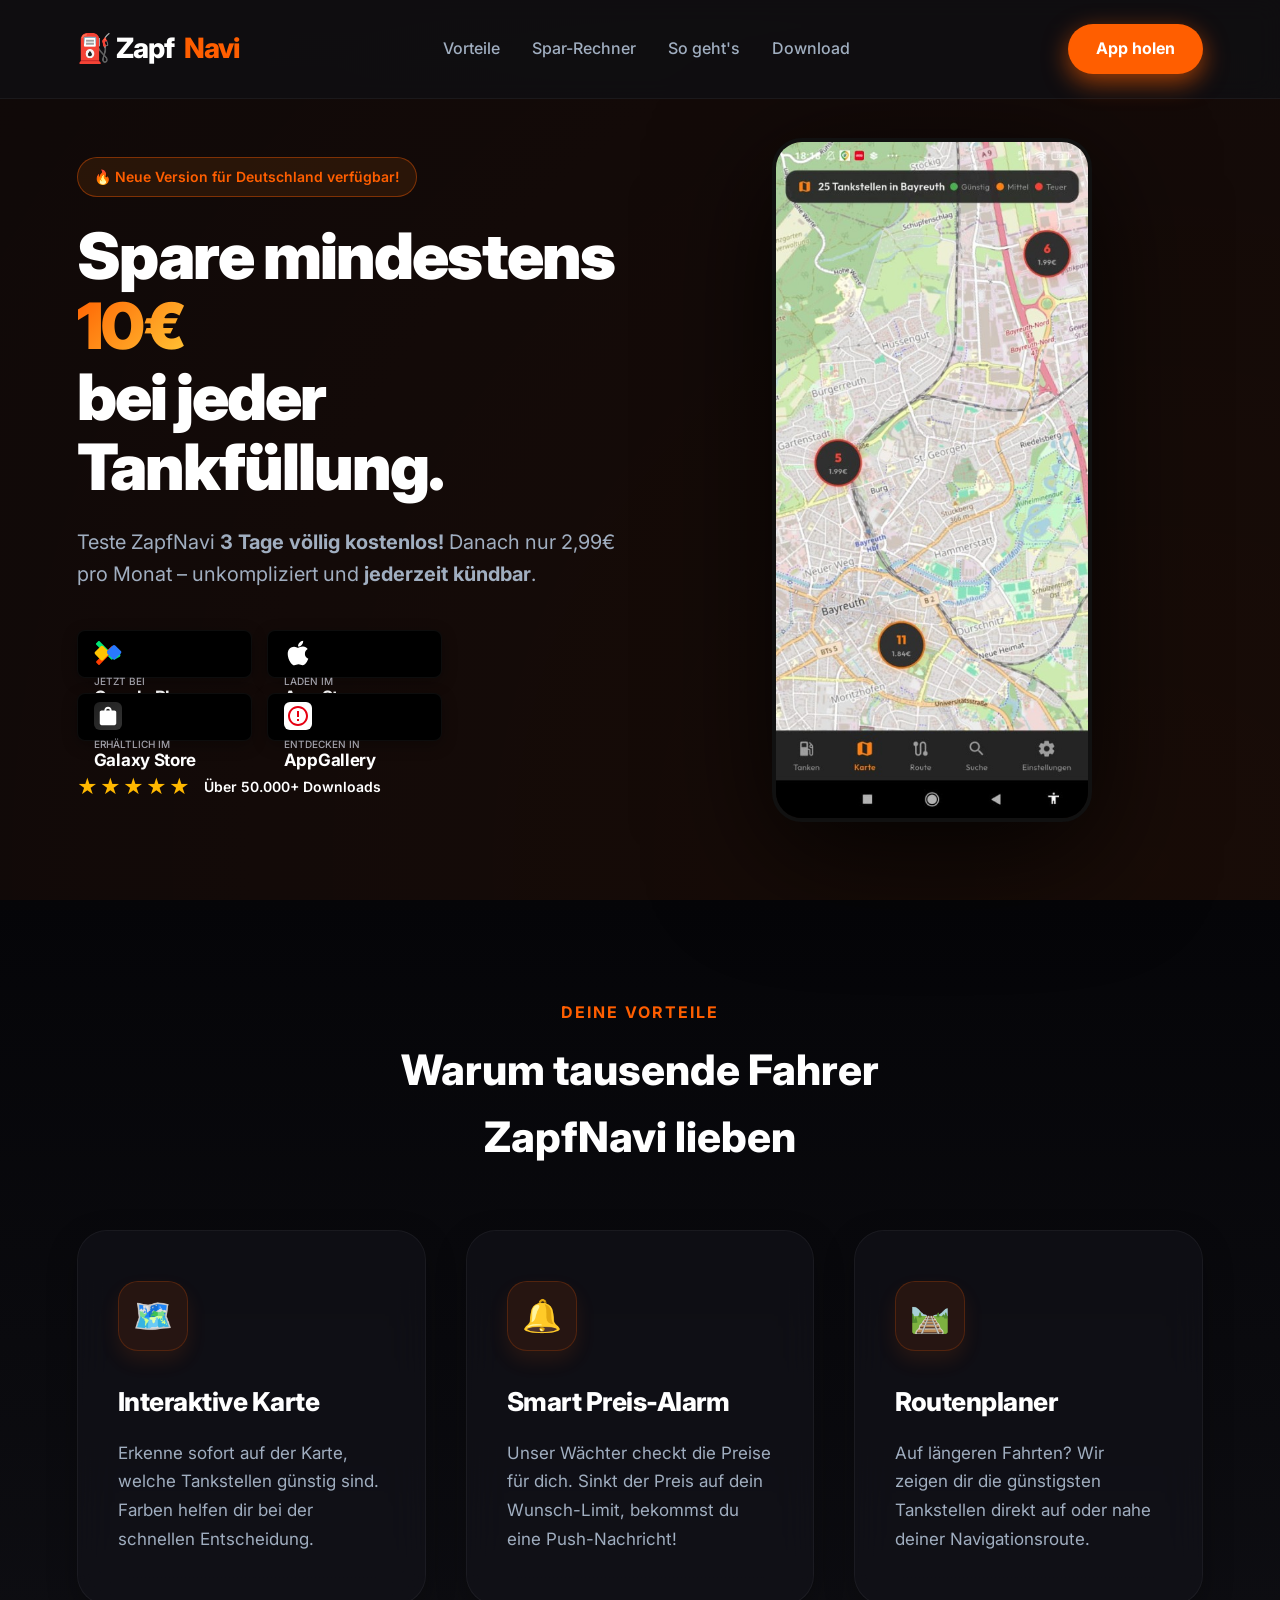
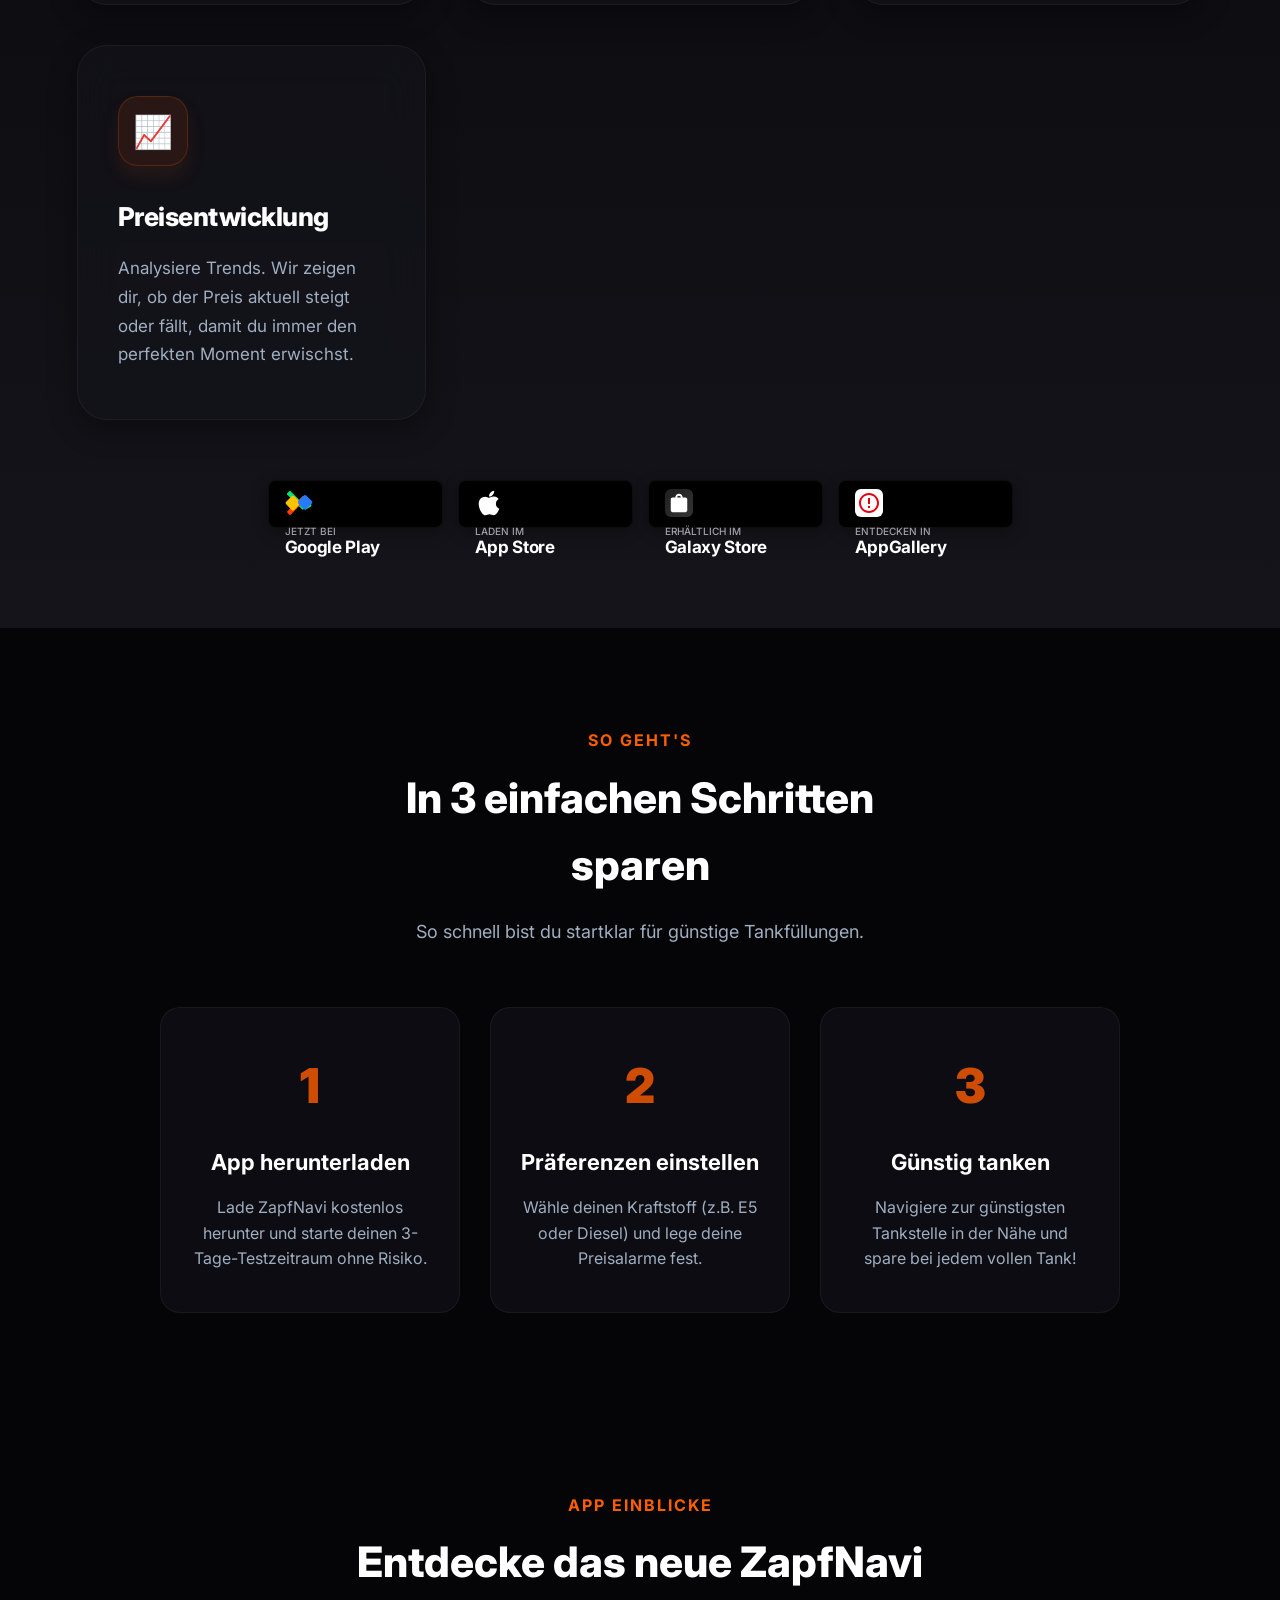
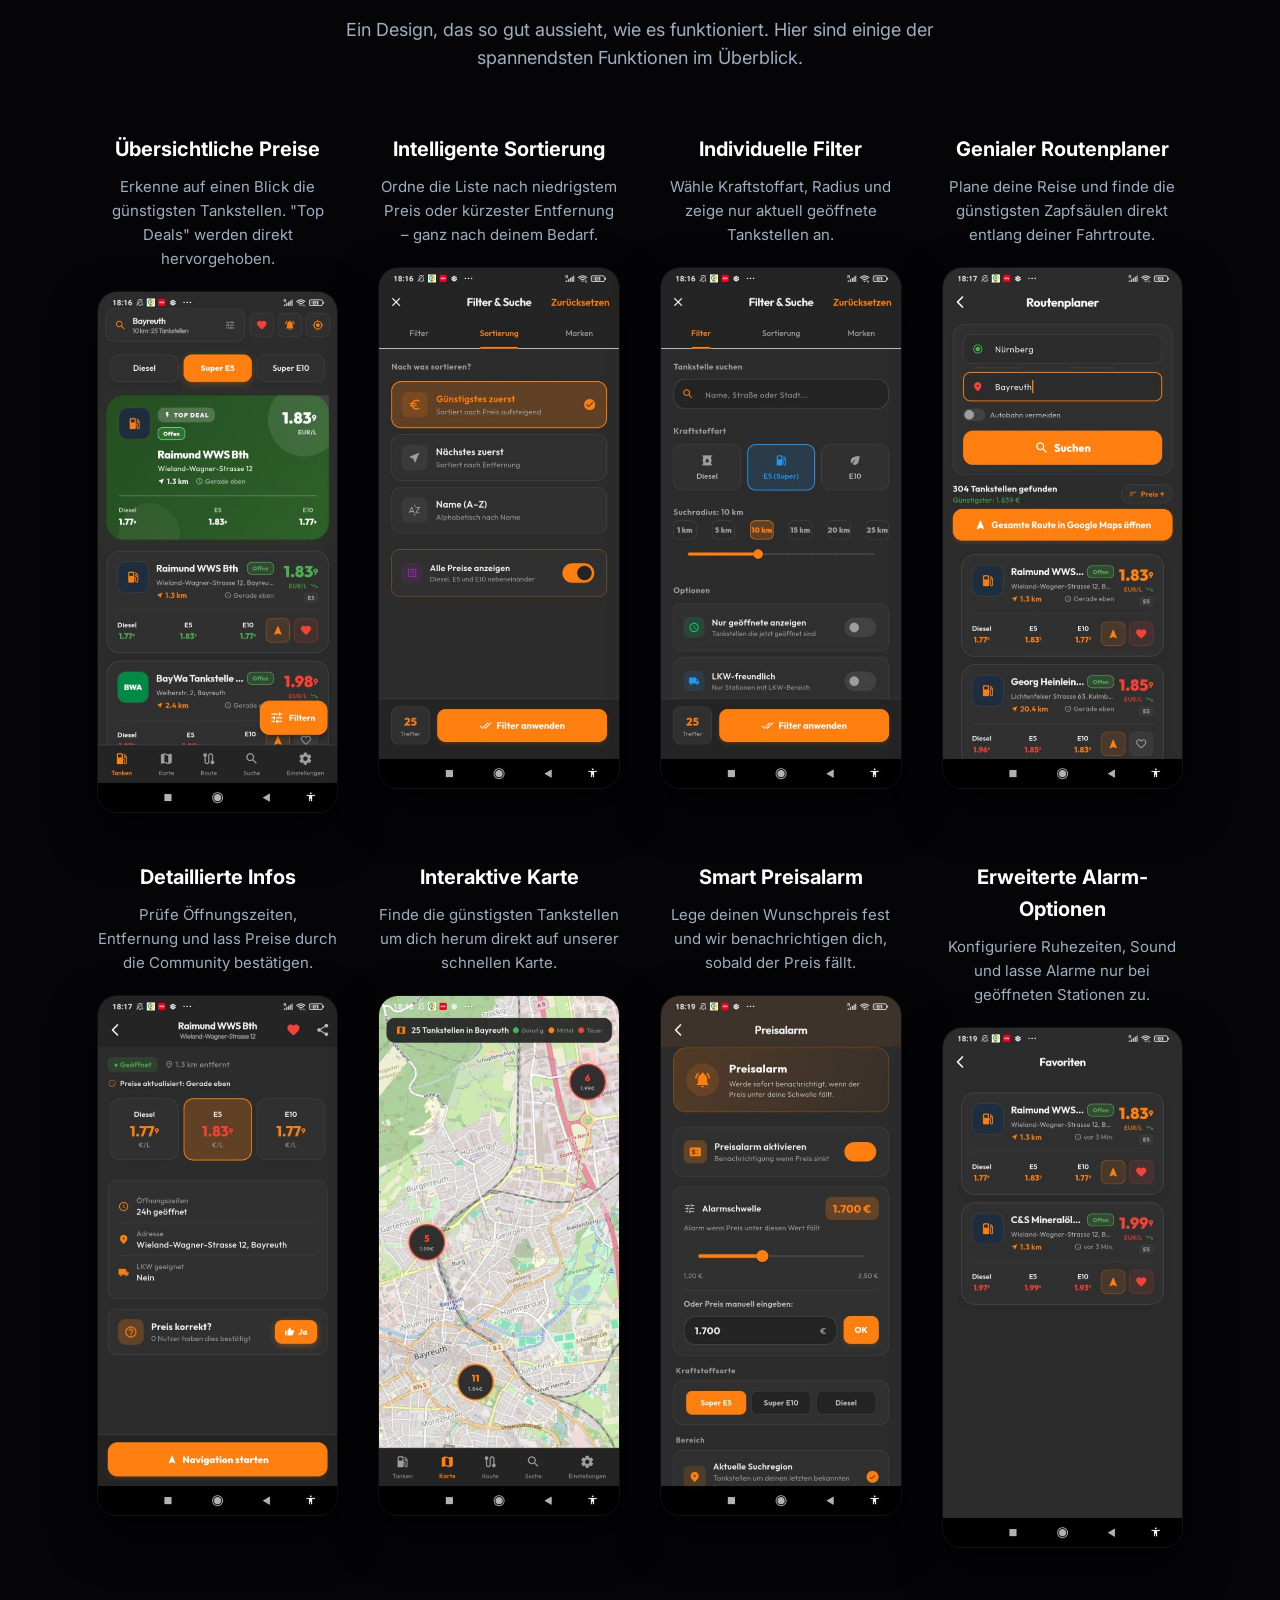
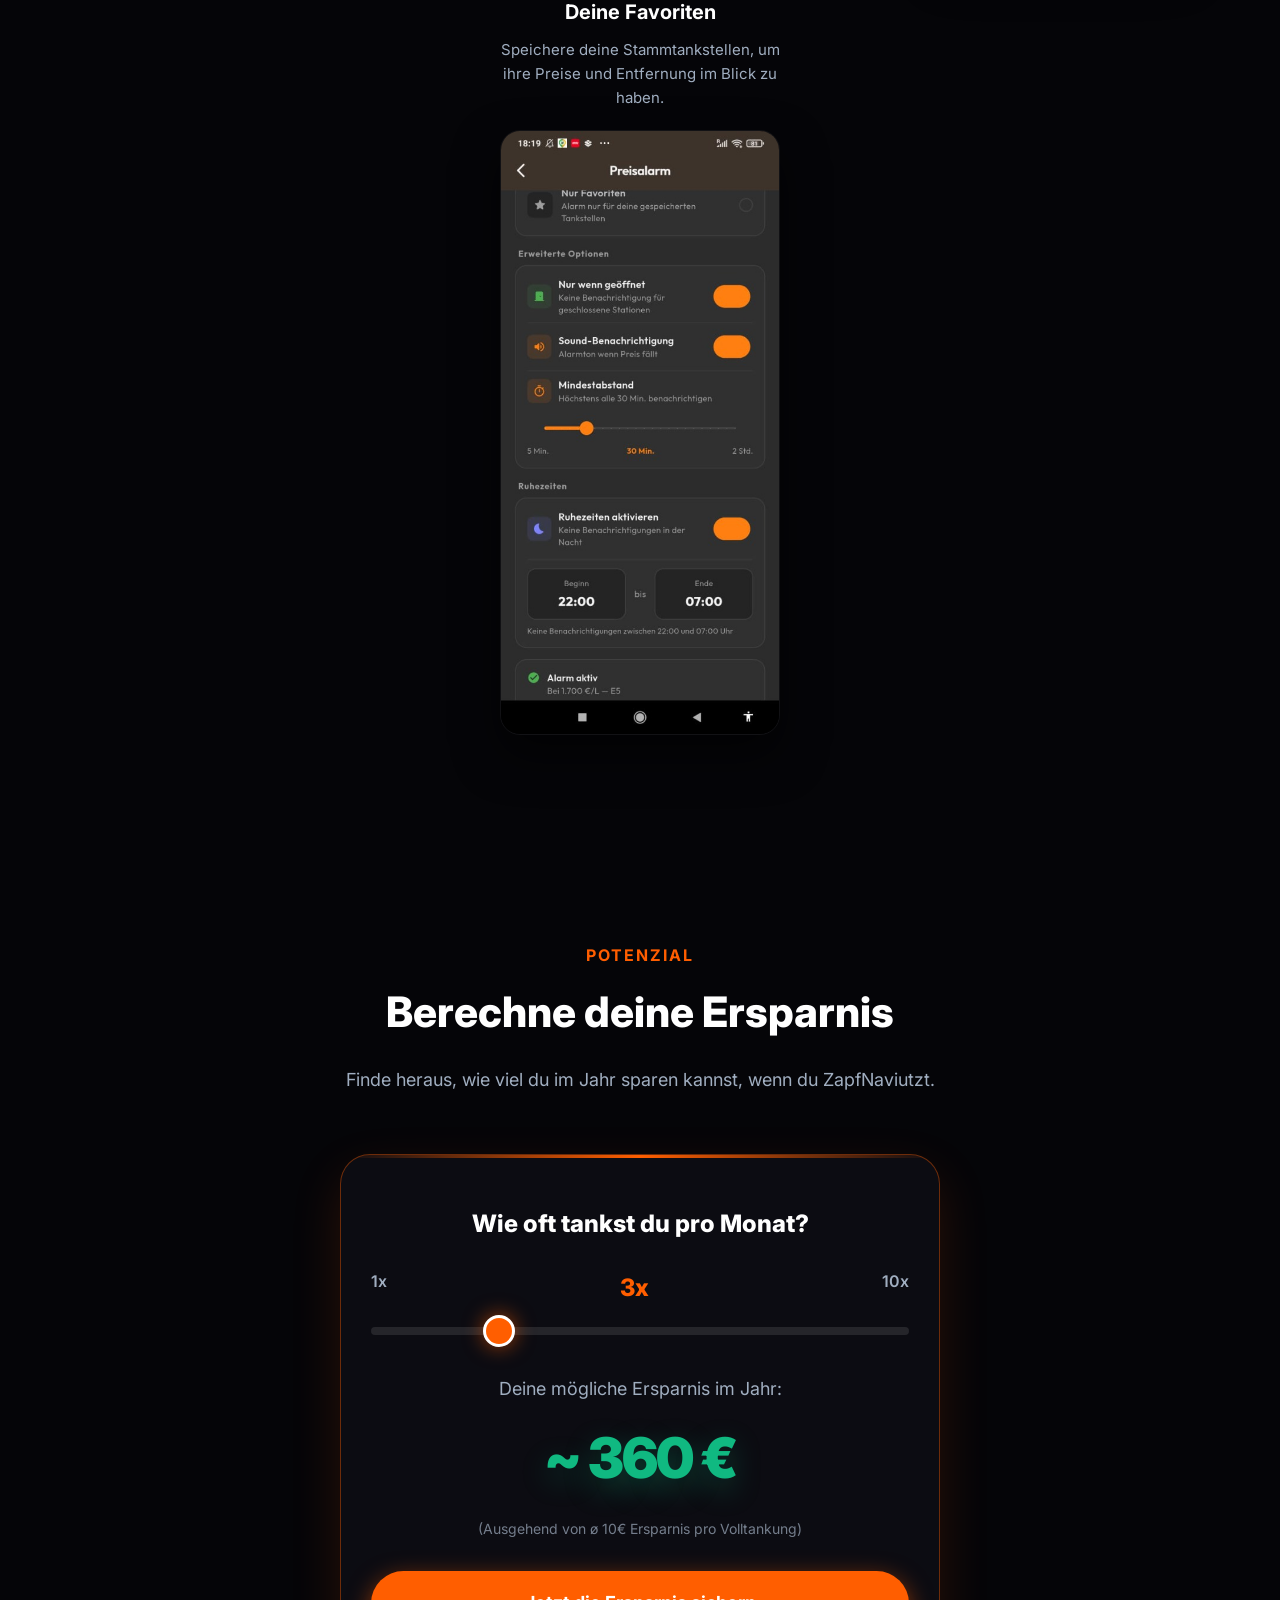
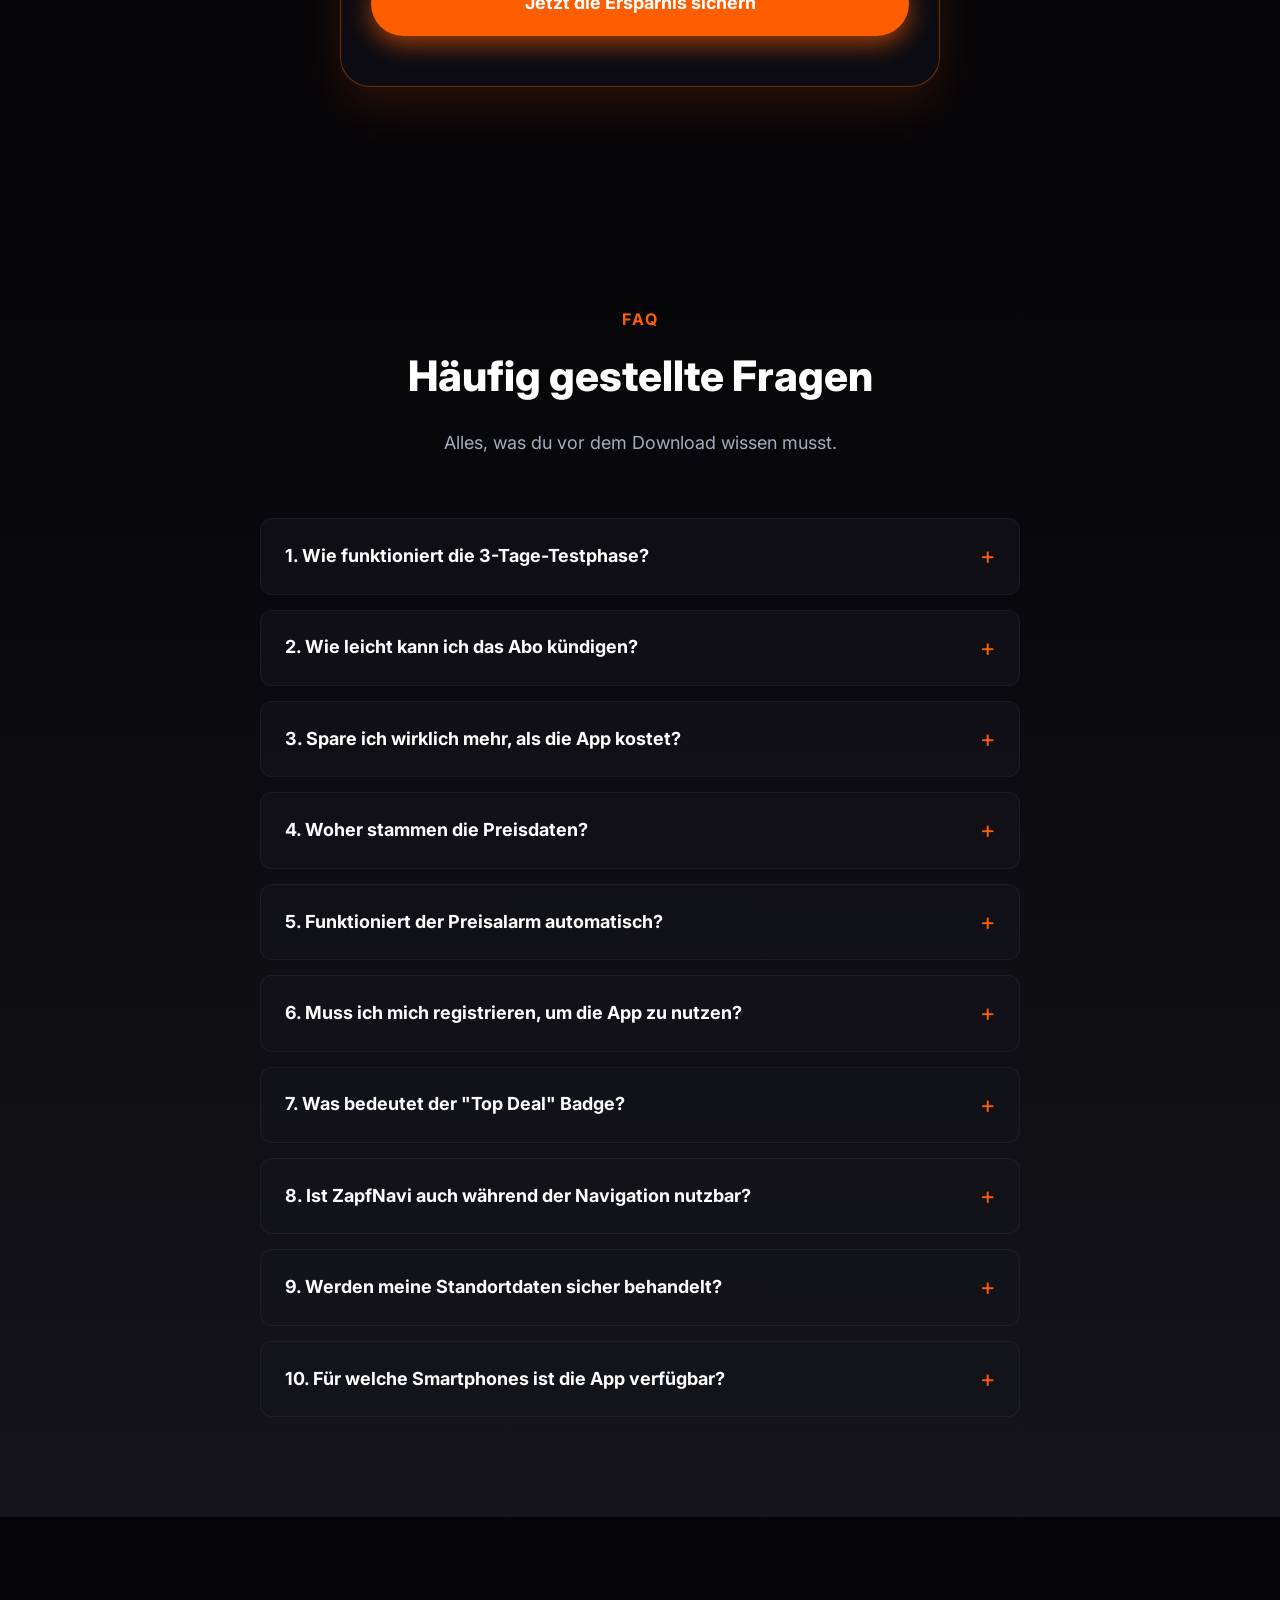
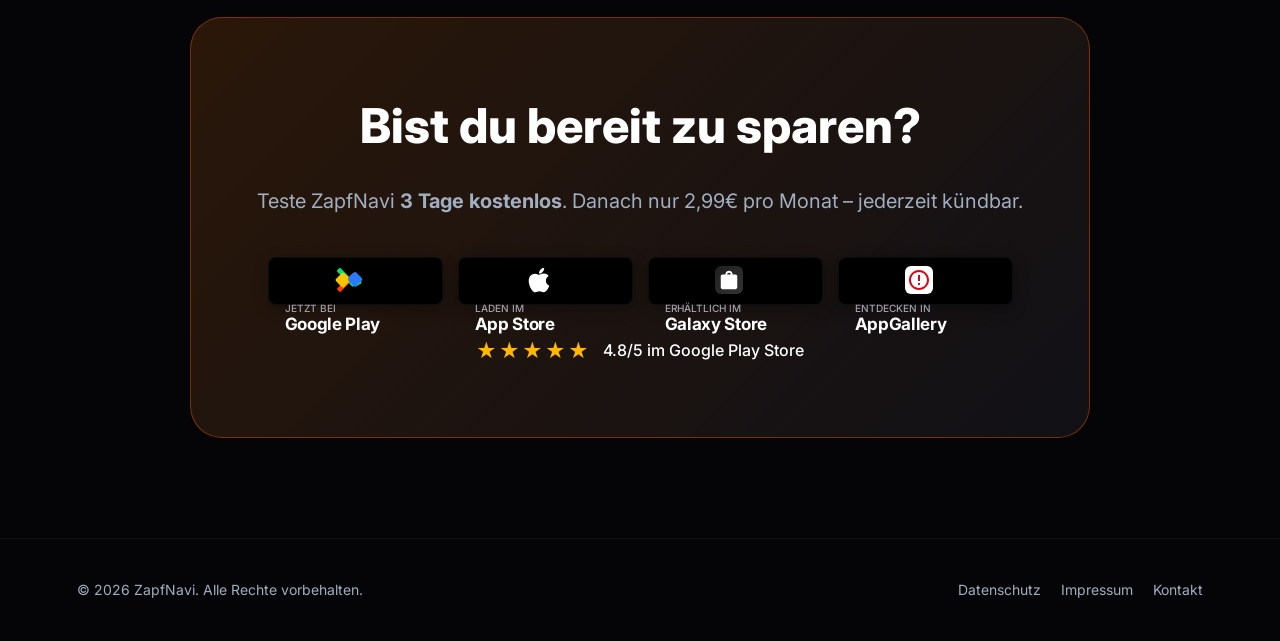
<file: landing_page.html>
<!DOCTYPE html>
<html lang="de" class="scroll-smooth">

<head>
    <meta charset="UTF-8">
    <meta name="viewport" content="width=device-width, initial-scale=1.0">
    <title>ZapfNavi – Clever Tanken, Clever Sparen</title>
    <meta name="description"
        content="ZapfNavi ist dein intelligenter Begleiter für günstige Spritpreise. Vergleiche Benzin, E10 und Diesel in Echtzeit und nutze den smarten Preisalarm.">
    <!-- Google Fonts -->
    <link rel="preconnect" href="https://fonts.googleapis.com">
    <link rel="preconnect" href="https://fonts.gstatic.com" crossorigin>
    <link href="https://fonts.googleapis.com/css2?family=Inter:wght@300;400;500;600;700;800;900&display=swap"
        rel="stylesheet">
    <style>
        :root {
            --primary: #FF5E00;
            --primary-glow: rgba(255, 94, 0, 0.6);
            --bg-deep: #050508;
            --bg-card: rgba(20, 20, 28, 0.5);
            --text-main: #ffffff;
            --text-muted: #a0aec0;
            --border-subtle: rgba(255, 255, 255, 0.05);
            --border-primary: rgba(255, 94, 0, 0.4);
            --transition: all 0.4s cubic-bezier(0.16, 1, 0.3, 1);
        }

        * {
            margin: 0;
            padding: 0;
            box-sizing: border-box;
            font-family: 'Inter', sans-serif;
            -webkit-font-smoothing: antialiased;
            -moz-osx-font-smoothing: grayscale;
        }

        body {
            background-color: var(--bg-deep);
            color: var(--text-main);
            overflow-x: hidden;
            line-height: 1.6;
            background-image:
                radial-gradient(circle at 10% 50%, rgba(255, 94, 0, 0.12) 0%, transparent 50%),
                radial-gradient(circle at 90% 10%, rgba(255, 94, 0, 0.08) 0%, transparent 40%);
        }

        /* Nav */
        nav {
            display: flex;
            justify-content: space-between;
            align-items: center;
            padding: 24px 6%;
            position: fixed;
            width: 100%;
            top: 0;
            z-index: 100;
            background: rgba(15, 15, 19, 0.8);
            backdrop-filter: blur(12px);
            border-bottom: 1px solid var(--border-subtle);
        }

        .logo {
            font-size: 28px;
            font-weight: 800;
            letter-spacing: -1px;
            color: #fff;
            display: flex;
            align-items: center;
            gap: 10px;
        }

        .logo span {
            color: var(--primary);
        }

        .nav-links {
            display: flex;
            gap: 32px;
        }

        .nav-links a {
            color: var(--text-muted);
            text-decoration: none;
            font-size: 16px;
            font-weight: 500;
            transition: var(--transition);
        }

        .nav-links a:hover {
            color: var(--primary);
        }

        .btn-primary {
            background: var(--primary);
            color: #fff;
            padding: 12px 28px;
            border-radius: 100px;
            font-weight: 700;
            text-decoration: none;
            box-shadow: 0 8px 25px var(--primary-glow);
            transition: var(--transition);
            display: inline-block;
        }

        .btn-primary:hover {
            transform: translateY(-3px);
            box-shadow: 0 12px 35px var(--primary-glow);
        }

        /* Hero Section */
        .hero {
            display: flex;
            align-items: center;
            justify-content: space-between;
            min-height: 100vh;
            padding: 120px 6% 60px;
            gap: 40px;
        }

        .hero-content {
            flex: 1;
            max-width: 600px;
        }

        .badge {
            display: inline-flex;
            align-items: center;
            gap: 8px;
            background: rgba(255, 127, 17, 0.1);
            border: 1px solid var(--border-primary);
            padding: 8px 16px;
            border-radius: 20px;
            color: var(--primary);
            font-weight: 600;
            font-size: 14px;
            margin-bottom: 24px;
        }

        .hero h1 {
            font-size: 64px;
            font-weight: 900;
            line-height: 1.1;
            margin-bottom: 24px;
            letter-spacing: -2px;
        }

        .hero h1 span {
            color: var(--primary);
            background: linear-gradient(135deg, #FF5E00, #FFC837);
            background-clip: text;
            -webkit-background-clip: text;
            -webkit-text-fill-color: transparent;
        }

        .hero p {
            font-size: 20px;
            color: var(--text-muted);
            margin-bottom: 40px;
            font-weight: 400;
        }

        .store-badges {
            display: flex;
            gap: 15px;
            justify-content: center;
            flex-wrap: wrap;
            margin-top: 25px;
        }

        .btn-store {
            display: inline-flex;
            align-items: center;
            justify-content: flex-start;
            background-color: #000;
            border: 1px solid var(--border-subtle);
            border-radius: 12px;
            padding: 8px 16px;
            text-decoration: none;
            color: #fff;
            height: 56px;
            min-width: 175px;
            box-sizing: border-box;
            transition: all 0.3s ease;
            box-shadow: 0 4px 15px rgba(0, 0, 0, 0.3);
        }

        .btn-store:hover {
            border-color: #fff;
            transform: translateY(-4px) scale(1.02);
            box-shadow: 0 10px 25px rgba(255, 127, 17, 0.4);
            z-index: 10;
        }

        .btn-store .badge-icon {
            height: 28px;
            width: 28px;
            object-fit: contain;
            margin-right: 12px;
        }

        .btn-store .badge-text {
            display: flex;
            flex-direction: column;
            align-items: flex-start;
            margin-top: 1px;
        }

        .btn-store .small {
            font-size: 10px;
            line-height: 1.1;
            margin-bottom: 2px;
            font-weight: 500;
            color: #a1a1aa;
            text-transform: uppercase;
        }

        .btn-store .large {
            font-size: 17px;
            line-height: 1;
            font-weight: 700;
            letter-spacing: -0.3px;
        }

        /* Eye-Catching Animation */
        @keyframes subtleBounce {

            0%,
            100% {
                transform: translateY(0);
            }

            50% {
                transform: translateY(-6px);
            }
        }

        .anim-badge {
            display: inline-block;
            animation: subtleBounce 2.5s infinite ease-in-out;
            border-radius: 8px;
            box-shadow: 0 4px 15px rgba(0, 0, 0, 0.3);
            transition: box-shadow 0.3s ease;
            height: 48px;
        }

        .anim-badge:hover {
            box-shadow: 0 10px 25px rgba(255, 127, 17, 0.4);
            animation-play-state: paused;
        }

        .hero-image {
            flex: 1;
            display: flex;
            justify-content: center;
            position: relative;
        }

        .hero-image img {
            width: 100%;
            max-width: 320px;
            filter: drop-shadow(0 30px 60px rgba(0, 0, 0, 0.8));
            border-radius: 30px;
            border: 4px solid #111;
        }

        .floating-card {
            position: absolute;
            background: rgba(20, 20, 26, 0.9);
            backdrop-filter: blur(10px);
            border: 1px solid var(--border-primary);
            padding: 16px 24px;
            border-radius: 16px;
            display: flex;
            align-items: center;
            gap: 16px;
            box-shadow: 0 15px 35px rgba(0, 0, 0, 0.4);
        }

        .fc-1 {
            top: 20%;
            left: -10%;
            animation: float-delayed 7s ease-in-out infinite;
        }

        .fc-2 {
            bottom: 15%;
            right: -15%;
            animation: float 5s ease-in-out infinite;
        }

        .fc-icon {
            font-size: 24px;
        }

        .fc-text strong {
            display: block;
            font-size: 18px;
            color: var(--primary);
        }

        .fc-text span {
            font-size: 13px;
            color: var(--text-muted);
        }

        @keyframes float {

            0%,
            100% {
                transform: translateY(0);
            }

            50% {
                transform: translateY(-10px);
            }
        }

        /* Features Section */
        .features {
            padding: 100px 6%;
            background: linear-gradient(180deg, var(--bg-deep) 0%, rgba(20, 20, 26, 1) 100%);
        }

        .section-header {
            text-align: center;
            max-width: 600px;
            margin: 0 auto 60px;
        }

        .section-header h2 {
            font-size: 42px;
            font-weight: 800;
            margin-bottom: 20px;
        }

        .features-grid {
            display: grid;
            grid-template-columns: repeat(auto-fit, minmax(280px, 1fr));
            gap: 40px;
        }

        .feature-card {
            background: var(--bg-card);
            backdrop-filter: blur(20px);
            -webkit-backdrop-filter: blur(20px);
            border: 1px solid var(--border-subtle);
            padding: 50px 40px;
            border-radius: 30px;
            transition: var(--transition);
            box-shadow: 0 10px 30px rgba(0, 0, 0, 0.3);
            position: relative;
            overflow: hidden;
        }

        .feature-card::before {
            content: '';
            position: absolute;
            top: 0;
            left: 0;
            right: 0;
            height: 3px;
            background: linear-gradient(90deg, transparent, var(--primary), transparent);
            opacity: 0;
            transition: var(--transition);
        }

        .feature-card:hover {
            border-color: var(--border-primary);
            background: rgba(30, 30, 40, 0.6);
            transform: translateY(-10px);
            box-shadow: 0 30px 60px rgba(255, 94, 0, 0.15);
        }

        .feature-card:hover::before {
            opacity: 1;
        }

        .f-icon {
            width: 70px;
            height: 70px;
            background: rgba(255, 94, 0, 0.1);
            border: 1px solid rgba(255, 94, 0, 0.2);
            border-radius: 20px;
            display: flex;
            align-items: center;
            justify-content: center;
            font-size: 32px;
            color: var(--primary);
            margin-bottom: 30px;
            box-shadow: 0 10px 20px rgba(255, 94, 0, 0.1);
        }

        .feature-card h3 {
            font-size: 26px;
            font-weight: 800;
            margin-bottom: 16px;
            letter-spacing: -0.5px;
            color: #fff;
        }

        .feature-card p {
            color: var(--text-muted);
            font-size: 17px;
            line-height: 1.7;
        }

        /* Call to Action */
        .cta-section {
            padding: 100px 6%;
            text-align: center;
        }

        .cta-box {
            background: linear-gradient(135deg, rgba(255, 127, 17, 0.15) 0%, rgba(20, 20, 26, 0.8) 100%);
            border: 1px solid var(--border-primary);
            padding: 70px 40px;
            border-radius: 32px;
            max-width: 900px;
            margin: 0 auto;
        }

        .cta-box h2 {
            font-size: 48px;
            font-weight: 800;
            margin-bottom: 20px;
        }

        .cta-box p {
            font-size: 20px;
            color: var(--text-muted);
            margin-bottom: 40px;
        }

        .social-proof {
            display: flex;
            align-items: center;
            justify-content: center;
            gap: 12px;
            margin-top: 30px;
        }

        .stars {
            color: #FFB800;
            font-size: 20px;
            letter-spacing: 2px;
        }

        /* Footer */
        footer {
            padding: 40px 6%;
            border-top: 1px solid var(--border-subtle);
            display: flex;
            justify-content: space-between;
            align-items: center;
            color: var(--text-muted);
            font-size: 14px;
        }

        .footer-links {
            display: flex;
            gap: 20px;
        }

        .footer-links a {
            color: var(--text-muted);
            text-decoration: none;
            transition: var(--transition);
        }

        .footer-links a:hover {
            color: var(--primary);
        }

        /* Responsive */
        @media (max-width: 1024px) {
            .hero {
                flex-direction: column;
                text-align: center;
                padding-top: 140px;
            }

            .hero-content {
                max-width: 100%;
                display: flex;
                flex-direction: column;
                align-items: center;
            }

            .nav-links {
                display: none;
            }

            .hero h1 {
                font-size: 48px;
            }

            .store-badges {
                justify-content: center !important;
            }

            .hero-image {
                margin-top: 40px;
            }

            .hero-image img {
                max-width: 80%;
            }
        }

        @media (max-width: 768px) {
            .hero h1 {
                font-size: 38px;
            }

            .hero p {
                font-size: 17px;
            }

            .features {
                padding: 60px 5%;
            }

            .section-header h2 {
                font-size: 32px;
            }

            .feature-card {
                padding: 30px 20px;
            }

            .btn-store {
                min-width: 140px;
                padding: 6px 12px;
                height: 50px;
            }

            .btn-store .badge-icon {
                height: 24px;
                width: 24px;
            }

            .btn-store .large {
                font-size: 14px;
            }

            .cta-box {
                padding: 40px 20px;
            }

            .cta-box h2 {
                font-size: 32px;
            }

            footer {
                flex-direction: column;
                gap: 20px;
                text-align: center;
            }
        }
    </style>
    <!-- Google Translate Script Styling -->
    <style>
        .goog-te-gadget {
            font-family: 'Inter', sans-serif !important;
            color: transparent !important;
        }

        .goog-te-gadget .goog-te-combo {
            background: rgba(255, 255, 255, 0.1);
            color: #fff;
            border: 1px solid var(--border-subtle);
            border-radius: 8px;
            padding: 8px 12px;
            font-size: 14px;
            font-weight: 600;
            outline: none;
            cursor: pointer;
        }

        .goog-te-gadget .goog-te-combo option {
            color: #000;
        }

        .goog-logo-link {
            display: none !important;
        }

        .goog-te-gadget {
            color: transparent !important;
        }

        .skiptranslate.goog-te-gadget>span {
            display: none;
        }

        body {
            top: 0px !important;
        }

        .goog-te-banner-frame.skiptranslate {
            display: none !important;
        }
    </style>
</head>

<body>

    <!-- Navigation -->
    <nav>
        <div class="logo">⛽ Zapf<span>Navi</span></div>
        <div class="nav-links">
            <a href="#features">Vorteile</a>
            <a href="#calculators">Spar-Rechner</a>
            <a href="#how-it-works">So geht's</a>
            <a href="#download">Download</a>
        </div>
        <div style="display: flex; align-items: center; gap: 15px;">
            <div id="google_translate_element"></div>
            <a href="#download" class="btn-primary">App holen</a>
        </div>
    </nav>

    <!-- Hero Section -->
    <section class="hero">
        <div class="hero-content">
            <div class="badge">🔥 Neue Version für Deutschland verfügbar!</div>
            <h1>Spare mindestens <span>10€</span> <br>bei jeder Tankfüllung.</h1>
            <p>Teste ZapfNavi <strong>3 Tage völlig kostenlos!</strong> Danach nur 2,99€ pro Monat – unkompliziert und
                <strong>jederzeit kündbar</strong>.
            </p>

            <div class="store-badges" style="justify-content: flex-start; align-items: center;">
                <a href="#" class="btn-store anim-badge" style="animation-delay: 0s;">
                    <svg class="badge-icon" viewBox="0 0 24 24">
                        <path fill="#00e676"
                            d="M4.6 1.8l12.7 12.7c.3.3.4.7.3 1.1l-1.9 1.9c-.2.2-.6.3-.9.1L2 4.9C1.7 4.6 1.6 4.2 1.7 3.8L3.6 1.9c.3-.2.7-.3 1-.1zM22 10.7l-4.5-2.6L12.7 13l4.8 4.8 4.5-2.6c.9-.5.9-1.8 0-2.3z" />
                        <path fill="#ff3d00"
                            d="M4.6 22.2L17.3 9.5c.3-.3.4-.7.3-1.1L15.7 6.5c-.2-.2-.6-.3-.9-.1L2 19.1c-.3.3-.2.7-.1 1.1l1.9 1.9c.2.2.6.3.8.1z" />
                        <path fill="#ffc400"
                            d="M12.7 11L7.9 6.2C7.3 5.6 6.3 5.6 5.8 6.2L1 11c-.6.6-.6 1.5 0 2.1l4.8 4.8c.6.6 1.5.6 2.1 0l4.8-4.8c.3-.3.3-.6 0-.9z" />
                        <path fill="#2979ff"
                            d="M11.3 12.4l4.8 4.8c.6.6 1.5.6 2.1 0l4.8-4.8c.6-.6.6-1.5 0-2.1l-4.8-4.8c-.6-.6-1.5-.6-2.1 0l-4.8 4.8c-.3.3-.3.6 0 .9z" />
                    </svg>
                    <div class="badge-text"><span class="small">JETZT BEI</span><span class="large">Google Play</span>
                    </div>
                </a>
                <a href="#" class="btn-store anim-badge" style="animation-delay: 0.2s;">
                    <svg class="badge-icon" viewBox="0 0 384 512" fill="#fff">
                        <path
                            d="M318.7 268.7c-.2-36.7 16.4-64.4 50-84.8-18.8-26.9-47.2-41.7-84.7-44.6-35.5-2.8-74.3 20.7-88.5 20.7-15 0-49.4-19.7-76.4-19.7C63.3 141.2 4 184.8 4 273.5q0 39.3 14.4 81.2c12.8 36.7 59 126.7 107.2 125.2 25.2-.6 43-17.9 75.8-17.9 31.8 0 48.3 17.9 76.4 17.9 48.6-.7 90.4-82.5 102.6-119.3-65.2-30.7-61.7-90-61.7-91.9zm-56.6-164.2c27.3-32.4 24.8-61.9 24-72.5-24.1 1.4-52 16.4-67.9 34.9-17.5 19.8-27.8 44.3-25.6 71.9 26.1 2 49.9-11.4 69.5-34.3z" />
                    </svg>
                    <div class="badge-text"><span class="small">Laden im</span><span class="large">App Store</span>
                    </div>
                </a>
                <a href="#" class="btn-store anim-badge" style="animation-delay: 0.4s;">
                    <svg class="badge-icon" viewBox="0 0 24 24"
                        style="fill:#fff; background: linear-gradient(135deg, #1f1f1f, #333); border-radius: 6px; padding: 3px;">
                        <path
                            d="M19 6h-3c0-2.21-1.79-4-4-4S8 3.79 8 6H5c-1.1 0-2 .9-2 2v12c0 1.1.9 2 2 2h14c1.1 0 2-.9 2-2V8c0-1.1-.9-2-2-2zm-7-2c1.1 0 2 .9 2 2H10c0-1.1.9-2 2-2z" />
                    </svg>
                    <div class="badge-text"><span class="small">ERHÄLTLICH IM</span><span class="large">Galaxy
                            Store</span></div>
                </a>
                <a href="#" class="btn-store anim-badge" style="animation-delay: 0.6s;">
                    <svg class="badge-icon" viewBox="0 0 24 24"
                        style="fill:#E60012; background: #fff; border-radius: 6px; padding: 2px;">
                        <path
                            d="M12 2C6.48 2 2 6.48 2 12s4.48 10 10 10 10-4.48 10-10S17.52 2 12 2zm0 18c-4.41 0-8-3.59-8-8s3.59-8 8-8 8 3.59 8 8-3.59 8-8 8zm-1-13h2v6h-2zm0 8h2v2h-2z" />
                    </svg>
                    <div class="badge-text"><span class="small">ENTDECKEN IN</span><span class="large">AppGallery</span>
                    </div>
                </a>
            </div>

            <div class="social-proof" style="justify-content: flex-start; margin-top: 30px;">
                <div class="stars">★★★★★</div>
                <span style="font-size: 14px; font-weight: 600;">Über 50.000+ Downloads</span>
            </div>
        </div>

        <div class="hero-image">
            <img src="assets/img/media__1773004467926.jpg" alt="ZapfNavi Interaktive Karte">
        </div>
    </section>

    <!-- Features Grid -->
    <section id="features" class="features">
        <div class="section-header">
            <span
                style="color: var(--primary); font-weight: 700; display: block; margin-bottom: 10px; letter-spacing: 2px;">DEINE
                VORTEILE</span>
            <h2>Warum tausende Fahrer ZapfNavi lieben</h2>
        </div>

        <div class="features-grid">
            <div class="feature-card">
                <div class="f-icon">🗺️</div>
                <h3>Interaktive Karte</h3>
                <p>Erkenne sofort auf der Karte, welche Tankstellen günstig sind. Farben helfen dir bei der schnellen
                    Entscheidung.</p>
            </div>

            <div class="feature-card">
                <div class="f-icon">🔔</div>
                <h3>Smart Preis-Alarm</h3>
                <p>Unser Wächter checkt die Preise für dich. Sinkt der Preis auf dein Wunsch-Limit, bekommst du eine
                    Push-Nachricht!</p>
            </div>

            <div class="feature-card">
                <div class="f-icon">🛤️</div>
                <h3>Routenplaner</h3>
                <p>Auf längeren Fahrten? Wir zeigen dir die günstigsten Tankstellen direkt auf oder nahe deiner
                    Navigationsroute.</p>
            </div>

            <div class="feature-card">
                <div class="f-icon">📈</div>
                <h3>Preisentwicklung</h3>
                <p>Analysiere Trends. Wir zeigen dir, ob der Preis aktuell steigt oder fällt, damit du immer den
                    perfekten Moment erwischst.</p>
            </div>
        </div>

        <div class="store-badges" style="margin-top: 60px; align-items: center; justify-content: center;">
            <a href="#" class="btn-store anim-badge" style="animation-delay: 0s;">
                <svg class="badge-icon" viewBox="0 0 24 24">
                    <path fill="#00e676"
                        d="M4.6 1.8l12.7 12.7c.3.3.4.7.3 1.1l-1.9 1.9c-.2.2-.6.3-.9.1L2 4.9C1.7 4.6 1.6 4.2 1.7 3.8L3.6 1.9c.3-.2.7-.3 1-.1zM22 10.7l-4.5-2.6L12.7 13l4.8 4.8 4.5-2.6c.9-.5.9-1.8 0-2.3z" />
                    <path fill="#ff3d00"
                        d="M4.6 22.2L17.3 9.5c.3-.3.4-.7.3-1.1L15.7 6.5c-.2-.2-.6-.3-.9-.1L2 19.1c-.3.3-.2.7-.1 1.1l1.9 1.9c.2.2.6.3.8.1z" />
                    <path fill="#ffc400"
                        d="M12.7 11L7.9 6.2C7.3 5.6 6.3 5.6 5.8 6.2L1 11c-.6.6-.6 1.5 0 2.1l4.8 4.8c.6.6 1.5.6 2.1 0l4.8-4.8c.3-.3.3-.6 0-.9z" />
                    <path fill="#2979ff"
                        d="M11.3 12.4l4.8 4.8c.6.6 1.5.6 2.1 0l4.8-4.8c.6-.6.6-1.5 0-2.1l-4.8-4.8c-.6-.6-1.5-.6-2.1 0l-4.8 4.8c-.3.3-.3.6 0 .9z" />
                </svg>
                <div class="badge-text"><span class="small">JETZT BEI</span><span class="large">Google Play</span></div>
            </a>
            <a href="#" class="btn-store anim-badge" style="animation-delay: 0.2s;">
                <svg class="badge-icon" viewBox="0 0 384 512" fill="#fff">
                    <path
                        d="M318.7 268.7c-.2-36.7 16.4-64.4 50-84.8-18.8-26.9-47.2-41.7-84.7-44.6-35.5-2.8-74.3 20.7-88.5 20.7-15 0-49.4-19.7-76.4-19.7C63.3 141.2 4 184.8 4 273.5q0 39.3 14.4 81.2c12.8 36.7 59 126.7 107.2 125.2 25.2-.6 43-17.9 75.8-17.9 31.8 0 48.3 17.9 76.4 17.9 48.6-.7 90.4-82.5 102.6-119.3-65.2-30.7-61.7-90-61.7-91.9zm-56.6-164.2c27.3-32.4 24.8-61.9 24-72.5-24.1 1.4-52 16.4-67.9 34.9-17.5 19.8-27.8 44.3-25.6 71.9 26.1 2 49.9-11.4 69.5-34.3z" />
                </svg>
                <div class="badge-text"><span class="small">Laden im</span><span class="large">App Store</span></div>
            </a>
            <a href="#" class="btn-store anim-badge" style="animation-delay: 0.4s;">
                <svg class="badge-icon" viewBox="0 0 24 24"
                    style="fill:#fff; background: linear-gradient(135deg, #1f1f1f, #333); border-radius: 6px; padding: 3px;">
                    <path
                        d="M19 6h-3c0-2.21-1.79-4-4-4S8 3.79 8 6H5c-1.1 0-2 .9-2 2v12c0 1.1.9 2 2 2h14c1.1 0 2-.9 2-2V8c0-1.1-.9-2-2-2zm-7-2c1.1 0 2 .9 2 2H10c0-1.1.9-2 2-2z" />
                </svg>
                <div class="badge-text"><span class="small">ERHÄLTLICH IM</span><span class="large">Galaxy Store</span>
                </div>
            </a>
            <a href="#" class="btn-store anim-badge" style="animation-delay: 0.6s;">
                <svg class="badge-icon" viewBox="0 0 24 24"
                    style="fill:#E60012; background: #fff; border-radius: 6px; padding: 2px;">
                    <path
                        d="M12 2C6.48 2 2 6.48 2 12s4.48 10 10 10 10-4.48 10-10S17.52 2 12 2zm0 18c-4.41 0-8-3.59-8-8s3.59-8 8-8 8 3.59 8 8-3.59 8-8 8zm-1-13h2v6h-2zm0 8h2v2h-2z" />
                </svg>
                <div class="badge-text"><span class="small">ENTDECKEN IN</span><span class="large">AppGallery</span>
                </div>
            </a>
        </div>
    </section>

    <!-- So Geht's -->
    <section id="how-it-works" class="features" style="background: var(--bg-deep); padding-bottom: 80px;">
        <div class="section-header">
            <span
                style="color: var(--primary); font-weight: 700; display: block; margin-bottom: 10px; letter-spacing: 2px;">SO
                GEHT'S</span>
            <h2>In 3 einfachen Schritten sparen</h2>
            <p style="color: var(--text-muted); font-size: 18px; margin-top: 15px;">So schnell bist du startklar für
                günstige Tankfüllungen.</p>
        </div>
        <div
            style="display: flex; gap: 30px; justify-content: center; flex-wrap: wrap; text-align: center; max-width: 1000px; margin: 0 auto; padding: 0 20px;">
            <div style="flex: 1; min-width: 250px; background: var(--bg-card); padding: 40px 30px; border-radius: 20px; border: 1px solid var(--border-subtle); transition: var(--transition);"
                onmouseover="this.style.borderColor='var(--primary)'; this.style.transform='translateY(-5px)'"
                onmouseout="this.style.borderColor='var(--border-subtle)'; this.style.transform='translateY(0)'">
                <div
                    style="font-size: 48px; font-weight: 900; color: var(--primary); margin-bottom: 20px; opacity: 0.8;">
                    1</div>
                <h3 style="font-size: 22px; margin-bottom: 15px; color: #fff;">App herunterladen</h3>
                <p style="color: var(--text-muted);">Lade ZapfNavi kostenlos herunter und starte deinen
                    3-Tage-Testzeitraum ohne Risiko.</p>
            </div>
            <div style="flex: 1; min-width: 250px; background: var(--bg-card); padding: 40px 30px; border-radius: 20px; border: 1px solid var(--border-subtle); transition: var(--transition);"
                onmouseover="this.style.borderColor='var(--primary)'; this.style.transform='translateY(-5px)'"
                onmouseout="this.style.borderColor='var(--border-subtle)'; this.style.transform='translateY(0)'">
                <div
                    style="font-size: 48px; font-weight: 900; color: var(--primary); margin-bottom: 20px; opacity: 0.8;">
                    2</div>
                <h3 style="font-size: 22px; margin-bottom: 15px; color: #fff;">Präferenzen einstellen</h3>
                <p style="color: var(--text-muted);">Wähle deinen Kraftstoff (z.B. E5 oder Diesel) und lege deine
                    Preisalarme fest.</p>
            </div>
            <div style="flex: 1; min-width: 250px; background: var(--bg-card); padding: 40px 30px; border-radius: 20px; border: 1px solid var(--border-subtle); transition: var(--transition);"
                onmouseover="this.style.borderColor='var(--primary)'; this.style.transform='translateY(-5px)'"
                onmouseout="this.style.borderColor='var(--border-subtle)'; this.style.transform='translateY(0)'">
                <div
                    style="font-size: 48px; font-weight: 900; color: var(--primary); margin-bottom: 20px; opacity: 0.8;">
                    3</div>
                <h3 style="font-size: 22px; margin-bottom: 15px; color: #fff;">Günstig tanken</h3>
                <p style="color: var(--text-muted);">Navigiere zur günstigsten Tankstelle in der Nähe und spare bei
                    jedem vollen Tank!</p>
            </div>
        </div>
    </section>

    <!-- App Screenshots Showcase -->
    <section id="app-screens" class="features" style="background: var(--bg-deep); padding-bottom: 100px;">
        <div class="section-header">
            <span
                style="color: var(--primary); font-weight: 700; display: block; margin-bottom: 10px; letter-spacing: 2px;">APP
                EINBLICKE</span>
            <h2>Entdecke das neue ZapfNavi</h2>
            <p style="color: var(--text-muted); font-size: 18px; margin-top: 15px;">Ein Design, das so gut aussieht, wie
                es funktioniert. Hier sind einige der spannendsten Funktionen im Überblick.</p>
        </div>

        <div
            style="display: flex; gap: 40px; justify-content: center; flex-wrap: wrap; max-width: 1400px; margin: 0 auto; padding: 0 20px;">

            <!-- Screen 1: Home/Tanken -->
            <div style="flex: 1; min-width: 240px; max-width: 280px; text-align: center;">
                <h3 style="font-size: 20px; font-weight: 700; margin-bottom: 10px; color: #fff;">Übersichtliche Preise
                </h3>
                <p style="color: var(--text-muted); font-size: 15px; margin-bottom: 20px;">Erkenne auf einen Blick die
                    günstigsten
                    Tankstellen. "Top Deals" werden direkt hervorgehoben.</p>
                <img src="assets/img/media__1773001823381.jpg" alt="Übersichtliche Preise"
                    style="width: 100%; border-radius: 20px; box-shadow: 0 20px 45px rgba(0,0,0,0.6); border: 1px solid var(--border-subtle); transition: var(--transition);"
                    onmouseover="this.style.borderColor='var(--primary)'; this.style.transform='translateY(-10px)'"
                    onmouseout="this.style.borderColor='var(--border-subtle)'; this.style.transform='translateY(0)'">
            </div>

            <!-- Screen 2: Sortierung -->
            <div style="flex: 1; min-width: 240px; max-width: 280px; text-align: center;">
                <h3 style="font-size: 20px; font-weight: 700; margin-bottom: 10px; color: #fff;">Intelligente Sortierung
                </h3>
                <p style="color: var(--text-muted); font-size: 15px; margin-bottom: 20px;">Ordne die Liste nach
                    niedrigstem Preis oder
                    kürzester Entfernung – ganz nach deinem Bedarf.</p>
                <img src="assets/img/media__1773001823719.jpg" alt="Intelligente Sortierung"
                    style="width: 100%; border-radius: 20px; box-shadow: 0 20px 45px rgba(0,0,0,0.6); border: 1px solid var(--border-subtle); transition: var(--transition);"
                    onmouseover="this.style.borderColor='var(--primary)'; this.style.transform='translateY(-10px)'"
                    onmouseout="this.style.borderColor='var(--border-subtle)'; this.style.transform='translateY(0)'">
            </div>

            <!-- Screen 3: Filter -->
            <div style="flex: 1; min-width: 240px; max-width: 280px; text-align: center;">
                <h3 style="font-size: 20px; font-weight: 700; margin-bottom: 10px; color: #fff;">Individuelle Filter
                </h3>
                <p style="color: var(--text-muted); font-size: 15px; margin-bottom: 20px;">Wähle Kraftstoffart, Radius
                    und zeige nur
                    aktuell geöffnete Tankstellen an.</p>
                <img src="assets/img/media__1773001823760.jpg" alt="Individuelle Filter"
                    style="width: 100%; border-radius: 20px; box-shadow: 0 20px 45px rgba(0,0,0,0.6); border: 1px solid var(--border-subtle); transition: var(--transition);"
                    onmouseover="this.style.borderColor='var(--primary)'; this.style.transform='translateY(-10px)'"
                    onmouseout="this.style.borderColor='var(--border-subtle)'; this.style.transform='translateY(0)'">
            </div>

            <!-- Screen 4: Routenplaner -->
            <div style="flex: 1; min-width: 240px; max-width: 280px; text-align: center;">
                <h3 style="font-size: 20px; font-weight: 700; margin-bottom: 10px; color: #fff;">Genialer Routenplaner
                </h3>
                <p style="color: var(--text-muted); font-size: 15px; margin-bottom: 20px;">Plane deine Reise und finde
                    die günstigsten
                    Zapfsäulen direkt entlang deiner Fahrtroute.</p>
                <img src="assets/img/media__1773001823782.jpg" alt="Genialer Routenplaner"
                    style="width: 100%; border-radius: 20px; box-shadow: 0 20px 45px rgba(0,0,0,0.6); border: 1px solid var(--border-subtle); transition: var(--transition);"
                    onmouseover="this.style.borderColor='var(--primary)'; this.style.transform='translateY(-10px)'"
                    onmouseout="this.style.borderColor='var(--border-subtle)'; this.style.transform='translateY(0)'">
            </div>

            <!-- Screen 5: Detail -->
            <div style="flex: 1; min-width: 240px; max-width: 280px; text-align: center;">
                <h3 style="font-size: 20px; font-weight: 700; margin-bottom: 10px; color: #fff;">Detaillierte Infos</h3>
                <p style="color: var(--text-muted); font-size: 15px; margin-bottom: 20px;">Prüfe Öffnungszeiten,
                    Entfernung und lass Preise durch die Community bestätigen.</p>
                <img src="assets/img/media__1773001823820.jpg" alt="Detaillierte Infos"
                    style="width: 100%; border-radius: 20px; box-shadow: 0 20px 45px rgba(0,0,0,0.6); border: 1px solid var(--border-subtle); transition: var(--transition);"
                    onmouseover="this.style.borderColor='var(--primary)'; this.style.transform='translateY(-10px)'"
                    onmouseout="this.style.borderColor='var(--border-subtle)'; this.style.transform='translateY(0)'">
            </div>

            <!-- Screen 6: Interaktive Karte -->
            <div style="flex: 1; min-width: 240px; max-width: 280px; text-align: center;">
                <h3 style="font-size: 20px; font-weight: 700; margin-bottom: 10px; color: #fff;">Interaktive Karte</h3>
                <p style="color: var(--text-muted); font-size: 15px; margin-bottom: 20px;">Finde die günstigsten
                    Tankstellen um dich herum direkt auf unserer schnellen Karte.</p>
                <img src="assets/img/media__1773004467926.jpg" alt="Interaktive Karte"
                    style="width: 100%; border-radius: 20px; box-shadow: 0 20px 45px rgba(0,0,0,0.6); border: 1px solid var(--border-subtle); transition: var(--transition);"
                    onmouseover="this.style.borderColor='var(--primary)'; this.style.transform='translateY(-10px)'"
                    onmouseout="this.style.borderColor='var(--border-subtle)'; this.style.transform='translateY(0)'">
            </div>

            <!-- Screen 7: Preisalarm -->
            <div style="flex: 1; min-width: 240px; max-width: 280px; text-align: center;">
                <h3 style="font-size: 20px; font-weight: 700; margin-bottom: 10px; color: #fff;">Smart Preisalarm</h3>
                <p style="color: var(--text-muted); font-size: 15px; margin-bottom: 20px;">Lege deinen Wunschpreis fest
                    und wir benachrichtigen dich, sobald der Preis fällt.</p>
                <img src="assets/img/media__1773004467932.jpg" alt="Preisalarm"
                    style="width: 100%; border-radius: 20px; box-shadow: 0 20px 45px rgba(0,0,0,0.6); border: 1px solid var(--border-subtle); transition: var(--transition);"
                    onmouseover="this.style.borderColor='var(--primary)'; this.style.transform='translateY(-10px)'"
                    onmouseout="this.style.borderColor='var(--border-subtle)'; this.style.transform='translateY(0)'">
            </div>

            <!-- Screen 8: Erweiterte Settings -->
            <div style="flex: 1; min-width: 240px; max-width: 280px; text-align: center;">
                <h3 style="font-size: 20px; font-weight: 700; margin-bottom: 10px; color: #fff;">Erweiterte
                    Alarm-Optionen</h3>
                <p style="color: var(--text-muted); font-size: 15px; margin-bottom: 20px;">Konfiguriere Ruhezeiten,
                    Sound und lasse Alarme nur bei geöffneten Stationen zu.</p>
                <img src="assets/img/media__1773004467949.jpg" alt="Erweiterte Einstellungen"
                    style="width: 100%; border-radius: 20px; box-shadow: 0 20px 45px rgba(0,0,0,0.6); border: 1px solid var(--border-subtle); transition: var(--transition);"
                    onmouseover="this.style.borderColor='var(--primary)'; this.style.transform='translateY(-10px)'"
                    onmouseout="this.style.borderColor='var(--border-subtle)'; this.style.transform='translateY(0)'">
            </div>

            <!-- Screen 9: Favoriten -->
            <div style="flex: 1; min-width: 240px; max-width: 280px; text-align: center;">
                <h3 style="font-size: 20px; font-weight: 700; margin-bottom: 10px; color: #fff;">Deine Favoriten</h3>
                <p style="color: var(--text-muted); font-size: 15px; margin-bottom: 20px;">Speichere deine
                    Stammtankstellen, um ihre Preise und Entfernung im Blick zu haben.</p>
                <img src="assets/img/media__1773004467962.jpg" alt="Deine Favoriten"
                    style="width: 100%; border-radius: 20px; box-shadow: 0 20px 45px rgba(0,0,0,0.6); border: 1px solid var(--border-subtle); transition: var(--transition);"
                    onmouseover="this.style.borderColor='var(--primary)'; this.style.transform='translateY(-10px)'"
                    onmouseout="this.style.borderColor='var(--border-subtle)'; this.style.transform='translateY(0)'">
            </div>

        </div>
    </section>

    <!-- Spar-Rechner Section -->
    <section id="calculators" class="features"
        style="background: var(--bg-deep); padding-bottom: 120px; text-align: center;">
        <div class="section-header">
            <span
                style="color: var(--primary); font-weight: 700; display: block; margin-bottom: 10px; letter-spacing: 2px;">POTENZIAL</span>
            <h2>Berechne deine Ersparnis</h2>
            <p style="color: var(--text-muted); font-size: 18px; margin-top: 15px;">Finde heraus, wie viel du im Jahr
                sparen kannst, wenn du ZapfNaviutzt.</p>
        </div>

        <div
            style="max-width: 600px; margin: 0 auto; background: var(--bg-card); border: 1px solid var(--border-primary); border-radius: 30px; padding: 50px 30px; box-shadow: 0 20px 50px rgba(255, 94, 0, 0.15); position: relative; overflow: hidden;">
            <div
                style="position: absolute; top: 0; left: 0; right: 0; height: 3px; background: linear-gradient(90deg, transparent, var(--primary), transparent);">
            </div>
            <h3 style="font-size: 24px; margin-bottom: 25px; color: #fff; font-weight:800;">Wie oft tankst du pro Monat?
            </h3>

            <div
                style="display: flex; justify-content: space-between; margin-bottom: 10px; color: var(--text-muted); font-weight: 600;">
                <span>1x</span>
                <span id="tankCount" style="color: var(--primary); font-size: 24px; font-weight: 800;">3x</span>
                <span>10x</span>
            </div>

            <input type="range" id="tankSlider" min="1" max="10" value="3"
                style="width: 100%; height: 8px; border-radius: 4px; background: rgba(255,255,255,0.1); outline: none; -webkit-appearance: none; margin-bottom: 40px; cursor: pointer;">
            <style>
                #tankSlider::-webkit-slider-thumb {
                    -webkit-appearance: none;
                    appearance: none;
                    width: 32px;
                    height: 32px;
                    border-radius: 50%;
                    background: var(--primary);
                    cursor: pointer;
                    box-shadow: 0 0 20px var(--primary-glow);
                    border: 3px solid #fff;
                    transition: transform 0.2s;
                }

                #tankSlider::-webkit-slider-thumb:hover {
                    transform: scale(1.1);
                }
            </style>

            <div style="font-size: 18px; color: var(--text-muted); margin-bottom: 10px;">Deine mögliche Ersparnis im
                Jahr:</div>
            <div id="saveAmount"
                style="font-size: 56px; font-weight: 900; color: #10B981; letter-spacing: -2px; margin-bottom: 15px; text-shadow: 0 10px 30px rgba(16, 185, 129, 0.3); transition: all 0.3s ease;">
                ~ 360 €
            </div>
            <p style="color: var(--text-muted); font-size: 14px; margin-bottom: 30px; opacity: 0.7;">(Ausgehend von ø
                10€ Ersparnis pro Volltankung)</p>

            <a href="#download" class="btn-primary"
                style="font-size: 18px; padding: 18px 40px; width: 100%; border-radius: 100px;">Jetzt die Ersparnis
                sichern</a>
        </div>

        <script>
            const slider = document.getElementById('tankSlider');
            const count = document.getElementById('tankCount');
            const amount = document.getElementById('saveAmount');
            slider.addEventListener('input', function () {
                count.innerHTML = this.value + 'x';
                const money = this.value * 10 * 12;
                amount.innerHTML = '~ ' + money.toLocaleString('de-DE') + ' €';
            });
        </script>
    </section>

    <!-- FAQ Section -->
    <section id="faq" class="features"
        style="background: linear-gradient(180deg, var(--bg-deep) 0%, rgba(20, 20, 26, 1) 100%); padding-bottom: 100px;">
        <div class="section-header">
            <span
                style="color: var(--primary); font-weight: 700; display: block; margin-bottom: 10px; letter-spacing: 2px;">FAQ</span>
            <h2>Häufig gestellte Fragen</h2>
            <p style="color: var(--text-muted); font-size: 18px; margin-top: 15px;">Alles, was du vor dem Download
                wissen musst.</p>
        </div>

        <div
            style="max-width: 800px; margin: 0 auto; display: flex; flex-direction: column; gap: 15px; padding: 0 20px;">
            <details
                style="background: var(--bg-card); border: 1px solid var(--border-subtle); border-radius: 12px; padding: 18px 24px; cursor: pointer;">
                <summary
                    style="font-weight: 700; font-size: 18px; outline: none; list-style: none; display: flex; justify-content: space-between; align-items: center; color: #fff;">
                    1. Wie funktioniert die 3-Tage-Testphase? <span
                        style="color: var(--primary); font-size: 24px; font-weight: 400;">+</span>
                </summary>
                <p style="color: var(--text-muted); margin-top: 15px; font-size: 16px; line-height: 1.6;">Du kannst alle
                    Premium-Funktionen von ZapfNavi für 3 Tage völlig kostenlos testen. Erst danach wird die geringe
                    monatliche Gebühr fällig. Du bezahlst also nur, wenn du zufrieden bist und wirklich sparst!</p>
            </details>

            <details
                style="background: var(--bg-card); border: 1px solid var(--border-subtle); border-radius: 12px; padding: 18px 24px; cursor: pointer;">
                <summary
                    style="font-weight: 700; font-size: 18px; outline: none; list-style: none; display: flex; justify-content: space-between; align-items: center; color: #fff;">
                    2. Wie leicht kann ich das Abo kündigen? <span
                        style="color: var(--primary); font-size: 24px; font-weight: 400;">+</span>
                </summary>
                <p style="color: var(--text-muted); margin-top: 15px; font-size: 16px; line-height: 1.6;">Sehr leicht!
                    Du hast die volle Kontrolle und kannst dein Abo jederzeit mit nur wenigen Klicks direkt im App Store
                    oder Google Play Store kündigen. Keine versteckten Fristen.</p>
            </details>

            <details
                style="background: var(--bg-card); border: 1px solid var(--border-subtle); border-radius: 12px; padding: 18px 24px; cursor: pointer;">
                <summary
                    style="font-weight: 700; font-size: 18px; outline: none; list-style: none; display: flex; justify-content: space-between; align-items: center; color: #fff;">
                    3. Spare ich wirklich mehr, als die App kostet? <span
                        style="color: var(--primary); font-size: 24px; font-weight: 400;">+</span>
                </summary>
                <p style="color: var(--text-muted); margin-top: 15px; font-size: 16px; line-height: 1.6;">Absolut.
                    Unsere User sparen im Schnitt 10€ bis 15€ pro Tankfüllung. Bei sensationellen 2,99€ im Monat hast du
                    die Kosten der App oft schon beim ersten Tanken mehr als wieder drin!</p>
            </details>

            <details
                style="background: var(--bg-card); border: 1px solid var(--border-subtle); border-radius: 12px; padding: 18px 24px; cursor: pointer;">
                <summary
                    style="font-weight: 700; font-size: 18px; outline: none; list-style: none; display: flex; justify-content: space-between; align-items: center; color: #fff;">
                    4. Woher stammen die Preisdaten? <span
                        style="color: var(--primary); font-size: 24px; font-weight: 400;">+</span>
                </summary>
                <p style="color: var(--text-muted); margin-top: 15px; font-size: 16px; line-height: 1.6;">Wir beziehen
                    unsere Daten offiziell über die Schnittstelle der Markttransparenzstelle für Kraftstoffe (MTS-K)
                    beim Bundeskartellamt. So garantieren wir dir absolut verlässliche Echtzeitpreise.</p>
            </details>

            <details
                style="background: var(--bg-card); border: 1px solid var(--border-subtle); border-radius: 12px; padding: 18px 24px; cursor: pointer;">
                <summary
                    style="font-weight: 700; font-size: 18px; outline: none; list-style: none; display: flex; justify-content: space-between; align-items: center; color: #fff;">
                    5. Funktioniert der Preisalarm automatisch? <span
                        style="color: var(--primary); font-size: 24px; font-weight: 400;">+</span>
                </summary>
                <p style="color: var(--text-muted); margin-top: 15px; font-size: 16px; line-height: 1.6;">Ja! Du legst
                    deinen persönlichen Wunschpreis fest. ZapfNavi überwacht die Preise im Hintergrund und schickt dir
                    sofort eine Push-Nachricht, sobald eine Tankstelle in deiner Nähe diesen Preis erreicht.</p>
            </details>

            <details
                style="background: var(--bg-card); border: 1px solid var(--border-subtle); border-radius: 12px; padding: 18px 24px; cursor: pointer;">
                <summary
                    style="font-weight: 700; font-size: 18px; outline: none; list-style: none; display: flex; justify-content: space-between; align-items: center; color: #fff;">
                    6. Muss ich mich registrieren, um die App zu nutzen? <span
                        style="color: var(--primary); font-size: 24px; font-weight: 400;">+</span>
                </summary>
                <p style="color: var(--text-muted); margin-top: 15px; font-size: 16px; line-height: 1.6;">Nein, du
                    kannst ZapfNavi sofort nach dem Download öffnen. Eine Registrierung ist rein optional, um
                    Einstellungen geräteübergreifend zu speichern.</p>
            </details>

            <details
                style="background: var(--bg-card); border: 1px solid var(--border-subtle); border-radius: 12px; padding: 18px 24px; cursor: pointer;">
                <summary
                    style="font-weight: 700; font-size: 18px; outline: none; list-style: none; display: flex; justify-content: space-between; align-items: center; color: #fff;">
                    7. Was bedeutet der "Top Deal" Badge? <span
                        style="color: var(--primary); font-size: 24px; font-weight: 400;">+</span>
                </summary>
                <p style="color: var(--text-muted); margin-top: 15px; font-size: 16px; line-height: 1.6;">Tankstellen,
                    die in deinem gewählten Umkreis aktuell den absolut günstigsten Preis anbieten, werden in der App
                    grün und als "Top Deal" markiert. So musst du nicht lange suchen.</p>
            </details>

            <details
                style="background: var(--bg-card); border: 1px solid var(--border-subtle); border-radius: 12px; padding: 18px 24px; cursor: pointer;">
                <summary
                    style="font-weight: 700; font-size: 18px; outline: none; list-style: none; display: flex; justify-content: space-between; align-items: center; color: #fff;">
                    8. Ist ZapfNavi auch während der Navigation nutzbar? <span
                        style="color: var(--primary); font-size: 24px; font-weight: 400;">+</span>
                </summary>
                <p style="color: var(--text-muted); margin-top: 15px; font-size: 16px; line-height: 1.6;">Natürlich.
                    Unser Routenplaner findet die besten Preise direkt auf deiner Route. Mit einem Klick öffnet sich
                    nahtlos deine bevorzugte Navigations-App mit dem Ziel.</p>
            </details>

            <details
                style="background: var(--bg-card); border: 1px solid var(--border-subtle); border-radius: 12px; padding: 18px 24px; cursor: pointer;">
                <summary
                    style="font-weight: 700; font-size: 18px; outline: none; list-style: none; display: flex; justify-content: space-between; align-items: center; color: #fff;">
                    9. Werden meine Standortdaten sicher behandelt? <span
                        style="color: var(--primary); font-size: 24px; font-weight: 400;">+</span>
                </summary>
                <p style="color: var(--text-muted); margin-top: 15px; font-size: 16px; line-height: 1.6;">Datenschutz
                    steht bei uns an erster Stelle. Dein Standort wird ausschließlich lokal zur Preissuche verwendet und
                    niemals getrackt oder verkauft.</p>
            </details>

            <details
                style="background: var(--bg-card); border: 1px solid var(--border-subtle); border-radius: 12px; padding: 18px 24px; cursor: pointer;">
                <summary
                    style="font-weight: 700; font-size: 18px; outline: none; list-style: none; display: flex; justify-content: space-between; align-items: center; color: #fff;">
                    10. Für welche Smartphones ist die App verfügbar? <span
                        style="color: var(--primary); font-size: 24px; font-weight: 400;">+</span>
                </summary>
                <p style="color: var(--text-muted); margin-top: 15px; font-size: 16px; line-height: 1.6;">ZapfNavi ist
                    optimiert für alle aktuellen Endgeräte. Du findest unsere App im Google Play Store, App Store,
                    Galaxy Store sowie in der AppGallery.</p>
            </details>
        </div>
    </section>

    <!-- CTA Section -->
    <section id="download" class="cta-section">
        <div class="cta-box">
            <h2>Bist du bereit zu sparen?</h2>
            <p>Teste ZapfNavi <strong>3 Tage kostenlos</strong>. Danach nur 2,99€ pro Monat – jederzeit kündbar.</p>

            <div class="store-badges"
                style="justify-content: center; align-items: center; margin-top: 40px; margin-bottom: 30px;">
                <a href="#" class="btn-store anim-badge" style="animation-delay: 0s;">
                    <svg class="badge-icon" viewBox="0 0 24 24">
                        <path fill="#00e676"
                            d="M4.6 1.8l12.7 12.7c.3.3.4.7.3 1.1l-1.9 1.9c-.2.2-.6.3-.9.1L2 4.9C1.7 4.6 1.6 4.2 1.7 3.8L3.6 1.9c.3-.2.7-.3 1-.1zM22 10.7l-4.5-2.6L12.7 13l4.8 4.8 4.5-2.6c.9-.5.9-1.8 0-2.3z" />
                        <path fill="#ff3d00"
                            d="M4.6 22.2L17.3 9.5c.3-.3.4-.7.3-1.1L15.7 6.5c-.2-.2-.6-.3-.9-.1L2 19.1c-.3.3-.2.7-.1 1.1l1.9 1.9c.2.2.6.3.8.1z" />
                        <path fill="#ffc400"
                            d="M12.7 11L7.9 6.2C7.3 5.6 6.3 5.6 5.8 6.2L1 11c-.6.6-.6 1.5 0 2.1l4.8 4.8c.6.6 1.5.6 2.1 0l4.8-4.8c.3-.3.3-.6 0-.9z" />
                        <path fill="#2979ff"
                            d="M11.3 12.4l4.8 4.8c.6.6 1.5.6 2.1 0l4.8-4.8c.6-.6.6-1.5 0-2.1l-4.8-4.8c-.6-.6-1.5-.6-2.1 0l-4.8 4.8c-.3.3-.3.6 0 .9z" />
                    </svg>
                    <div class="badge-text"><span class="small">JETZT BEI</span><span class="large">Google Play</span>
                    </div>
                </a>
                <a href="#" class="btn-store anim-badge" style="animation-delay: 0.2s;">
                    <svg class="badge-icon" viewBox="0 0 384 512" fill="#fff">
                        <path
                            d="M318.7 268.7c-.2-36.7 16.4-64.4 50-84.8-18.8-26.9-47.2-41.7-84.7-44.6-35.5-2.8-74.3 20.7-88.5 20.7-15 0-49.4-19.7-76.4-19.7C63.3 141.2 4 184.8 4 273.5q0 39.3 14.4 81.2c12.8 36.7 59 126.7 107.2 125.2 25.2-.6 43-17.9 75.8-17.9 31.8 0 48.3 17.9 76.4 17.9 48.6-.7 90.4-82.5 102.6-119.3-65.2-30.7-61.7-90-61.7-91.9zm-56.6-164.2c27.3-32.4 24.8-61.9 24-72.5-24.1 1.4-52 16.4-67.9 34.9-17.5 19.8-27.8 44.3-25.6 71.9 26.1 2 49.9-11.4 69.5-34.3z" />
                    </svg>
                    <div class="badge-text"><span class="small">Laden im</span><span class="large">App Store</span>
                    </div>
                </a>
                <a href="#" class="btn-store anim-badge" style="animation-delay: 0.4s;">
                    <svg class="badge-icon" viewBox="0 0 24 24"
                        style="fill:#fff; background: linear-gradient(135deg, #1f1f1f, #333); border-radius: 6px; padding: 3px;">
                        <path
                            d="M19 6h-3c0-2.21-1.79-4-4-4S8 3.79 8 6H5c-1.1 0-2 .9-2 2v12c0 1.1.9 2 2 2h14c1.1 0 2-.9 2-2V8c0-1.1-.9-2-2-2zm-7-2c1.1 0 2 .9 2 2H10c0-1.1.9-2 2-2z" />
                    </svg>
                    <div class="badge-text"><span class="small">ERHÄLTLICH IM</span><span class="large">Galaxy
                            Store</span></div>
                </a>
                <a href="#" class="btn-store anim-badge" style="animation-delay: 0.6s;">
                    <svg class="badge-icon" viewBox="0 0 24 24"
                        style="fill:#E60012; background: #fff; border-radius: 6px; padding: 2px;">
                        <path
                            d="M12 2C6.48 2 2 6.48 2 12s4.48 10 10 10 10-4.48 10-10S17.52 2 12 2zm0 18c-4.41 0-8-3.59-8-8s3.59-8 8-8 8 3.59 8 8-3.59 8-8 8zm-1-13h2v6h-2zm0 8h2v2h-2z" />
                    </svg>
                    <div class="badge-text"><span class="small">ENTDECKEN IN</span><span class="large">AppGallery</span>
                    </div>
                </a>
            </div>
            <div class="social-proof">
                <div class="stars">★★★★★</div>
                <span style="font-weight: 500;">4.8/5 im Google Play Store</span>
            </div>
        </div>
    </section>

    <!-- Footer -->
    <footer>
        <div class="copyright">
            &copy; 2026 ZapfNavi. Alle Rechte vorbehalten.
        </div>
        <div class="footer-links">
            <a href="datenschutzerklaerung.html">Datenschutz</a>
            <a href="impressum.html">Impressum</a>
            <a href="mailto:moussahimammari1234@gmail.com">Kontakt</a>
        </div>
    </footer>

    <!-- Google Translate Injection -->
    <script type="text/javascript">
        function googleTranslateElementInit() {
            new google.translate.TranslateElement({
                pageLanguage: 'de',
                includedLanguages: 'ar,uk,pl,tr,hu,en,de',
                layout: google.translate.TranslateElement.InlineLayout.SIMPLE,
                autoDisplay: false
            }, 'google_translate_element');
        }
    </script>
    <script type="text/javascript"
        src="https://translate.google.com/translate_a/element.js?cb=googleTranslateElementInit"></script>

</body>

</html>
</file>
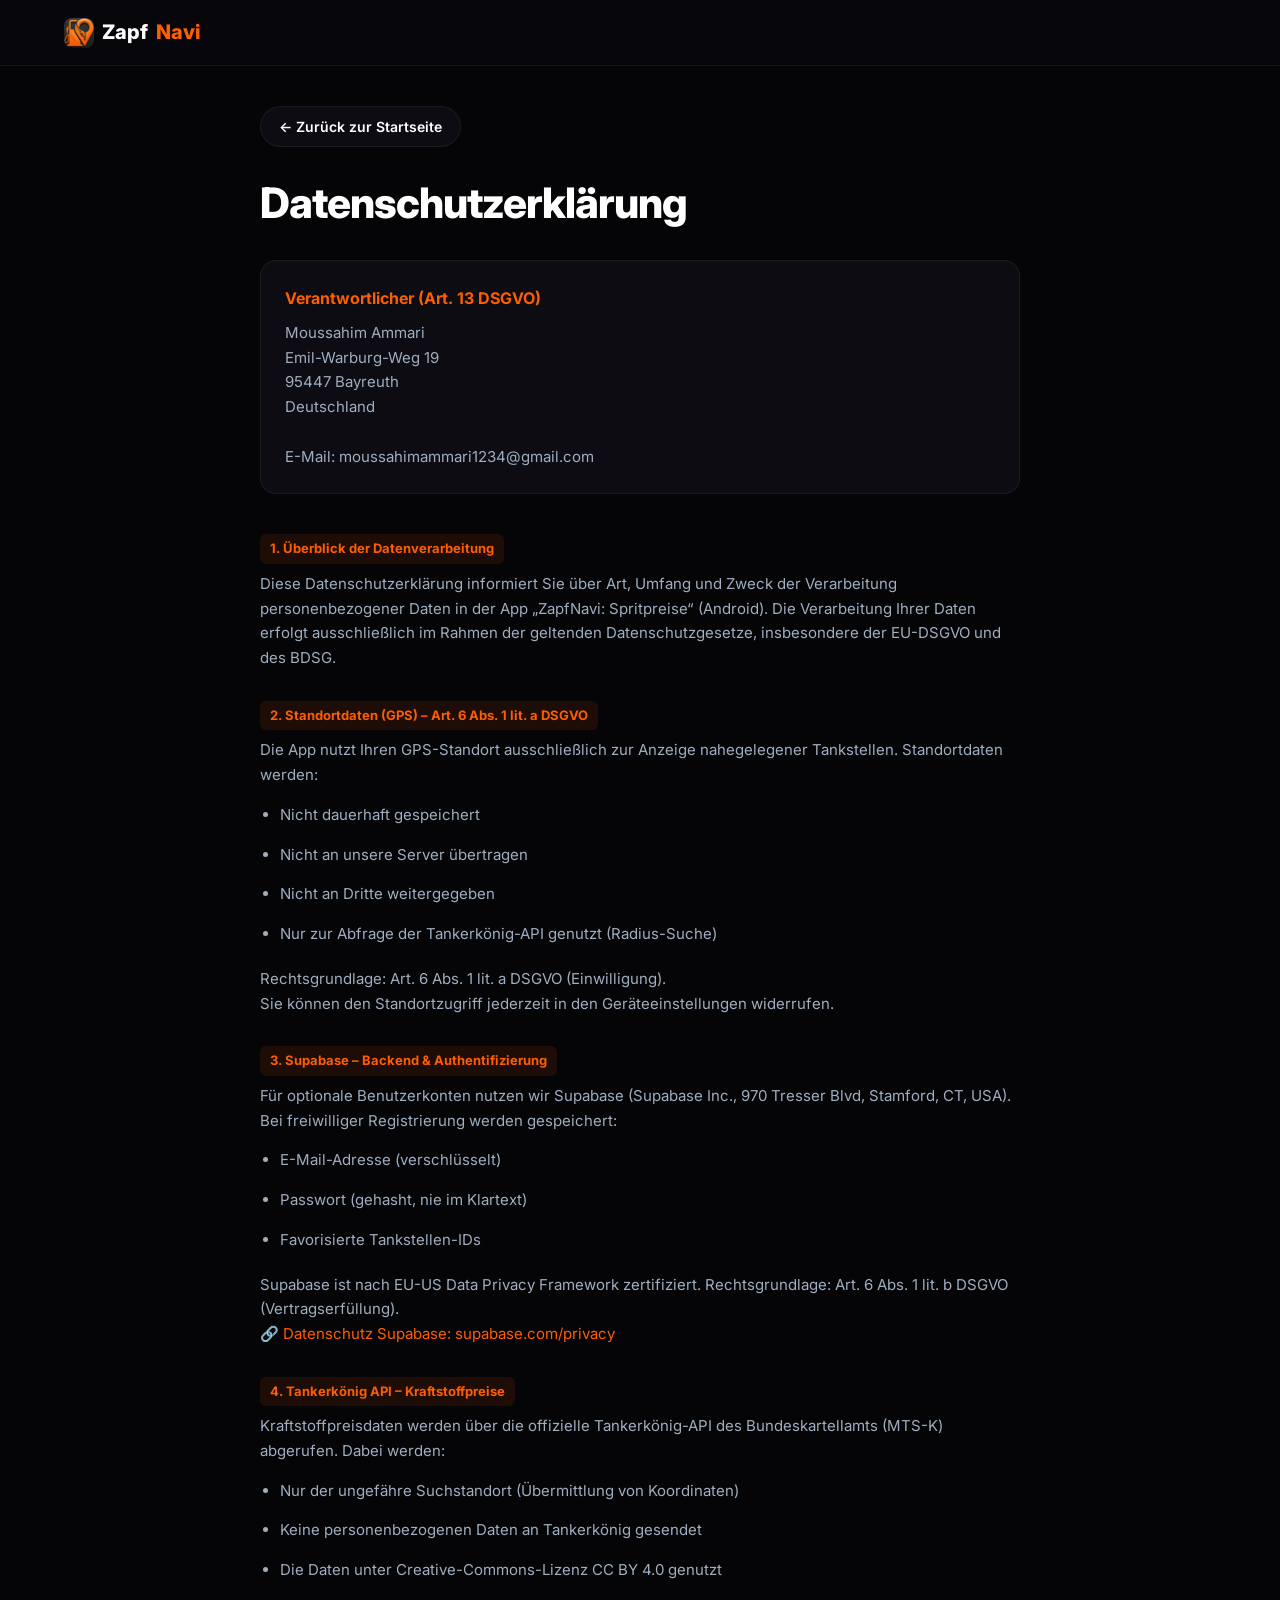
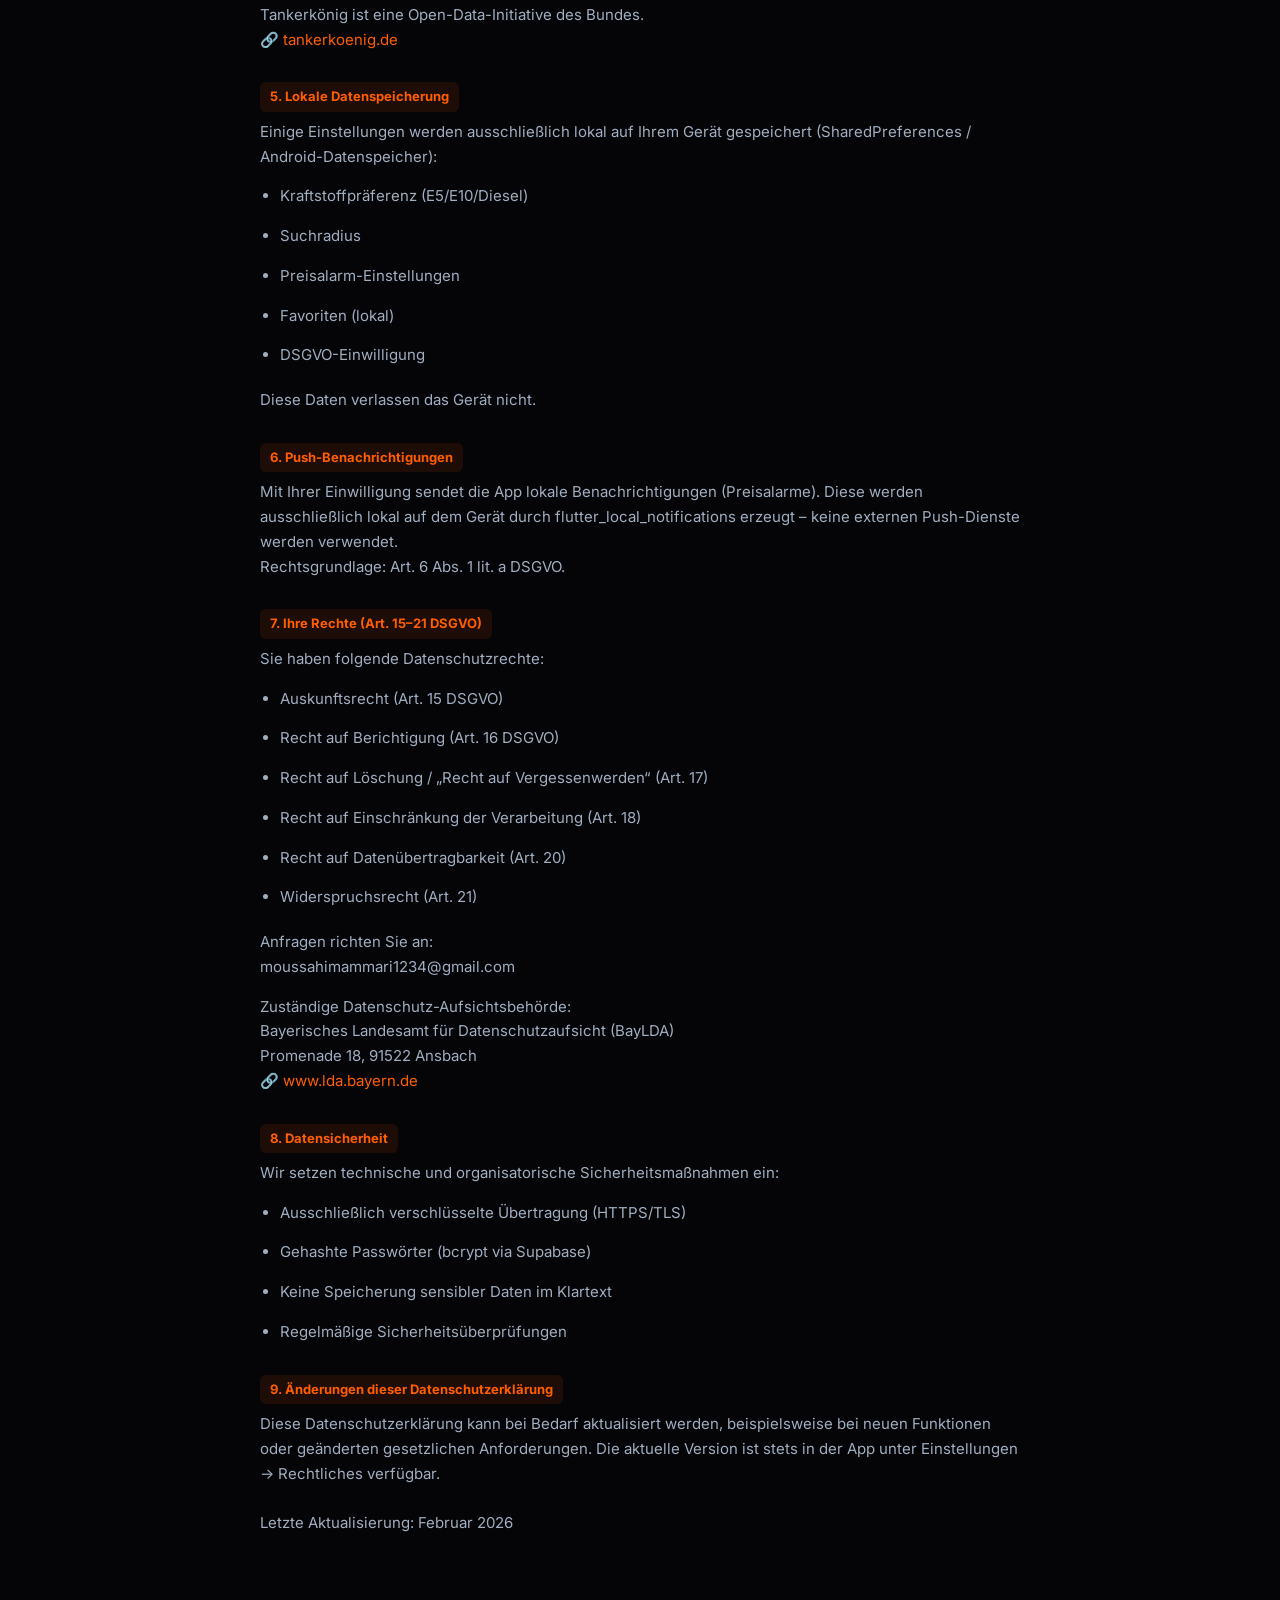
<file: landing/datenschutzerklaerung.html>
<!DOCTYPE html>
<html lang="de" class="scroll-smooth">

<head>
  <meta charset="UTF-8">
  <meta name="viewport" content="width=device-width, initial-scale=1.0">
  <title>Datenschutzerklärung – ZapfNavi</title>
  <meta name="description" content="DSGVO-konforme Datenschutzinformationen der App ZapfNavi">
  <link rel="preconnect" href="https://fonts.googleapis.com">
  <link rel="preconnect" href="https://fonts.gstatic.com" crossorigin>
  <link href="https://fonts.googleapis.com/css2?family=Inter:wght@400;600;700&display=swap"
    rel="stylesheet">
  <style>
    :root {
      --primary: #FF5E00;
      --bg-deep: #050508;
      --bg-card: rgba(18, 18, 26, 0.65);
      --text-main: #ffffff;
      --text-muted: #a0aec0;
      --border-subtle: rgba(255, 255, 255, 0.06);
    }

    * {
      margin: 0;
      padding: 0;
      box-sizing: border-box;
      font-family: 'Inter', -apple-system, BlinkMacSystemFont, 'Segoe UI', Roboto, sans-serif;
      -webkit-font-smoothing: antialiased;
    }

    body {
      background-color: var(--bg-deep);
      color: var(--text-main);
      line-height: 1.65;
    }

    nav {
      padding: 16px 5%;
      border-bottom: 1px solid var(--border-subtle);
      background: rgba(8, 8, 12, 0.82);
      backdrop-filter: blur(12px);
    }

    .logo {
      font-size: 20px;
      font-weight: 800;
      color: #fff;
      text-decoration: none;
      display: flex;
      align-items: center;
      gap: 8px;
    }

    .logo img {
      width: 30px;
      height: 30px;
      border-radius: 8px;
    }

    .logo span {
      color: var(--primary);
    }

    .container {
      max-width: 800px;
      margin: 40px auto 100px;
      padding: 0 20px;
    }

    .back {
      display: inline-flex;
      align-items: center;
      margin-bottom: 30px;
      padding: 8px 18px;
      background: var(--bg-card);
      border: 1px solid var(--border-subtle);
      color: #fff;
      border-radius: 50px;
      text-decoration: none;
      font-weight: 600;
      font-size: 14px;
      transition: all 0.3s ease;
    }

    .back:hover {
      background: rgba(255,255,255,0.1);
      border-color: rgba(255,255,255,0.2);
    }

    h1 {
      font-size: clamp(26px, 6vw, 42px);
      font-weight: 800;
      margin-bottom: 30px;
      word-wrap: break-word;
      word-break: break-word;
      hyphens: auto;
      line-height: 1.25;
      letter-spacing: -1px;
    }

    h2 {
      font-size: 18px;
      font-weight: 700;
      margin-top: 40px;
      margin-bottom: 15px;
      color: #fff;
    }

    .badge {
      display: inline-block;
      padding: 4px 10px;
      background: rgba(255, 94, 0, 0.1);
      color: var(--primary);
      border-radius: 6px;
      font-size: 13px;
      font-weight: 700;
      margin-bottom: 8px;
    }

    p, li {
      color: var(--text-muted);
      margin-bottom: 15px;
      font-size: 15px;
    }

    ul {
      padding-left: 20px;
      margin-bottom: 20px;
      color: var(--text-muted);
    }

    a {
      color: var(--primary);
      text-decoration: none;
    }

    a:hover {
      text-decoration: underline;
    }

    .info-card {
      background: var(--bg-card);
      border: 1px solid var(--border-subtle);
      border-radius: 16px;
      padding: 24px;
      margin-bottom: 40px;
    }

    .info-card h3 {
      font-size: 16px;
      color: var(--primary);
      margin-bottom: 10px;
    }
    
    .section-card {
      margin-bottom: 30px;
    }
  </style>
</head>

<body>
  <nav>
    <a href="index.html" class="logo">
      <img src="assets/icon/launcher_icon.png" alt="ZapfNavi Logo">
      Zapf<span>Navi</span>
    </a>
  </nav>

  <div class="container">
    <a href="index.html" class="back">← Zurück zur Startseite</a>
    
    <h1>Datenschutzerklärung</h1>

    <div class="info-card">
      <h3>Verantwortlicher (Art. 13 DSGVO)</h3>
      <p style="margin-bottom:0;">
        Moussahim Ammari<br>
        Emil-Warburg-Weg 19<br>
        95447 Bayreuth<br>
        Deutschland<br><br>
        E-Mail: moussahimammari1234@gmail.com
      </p>
    </div>

    <div class="section-card">
        <span class="badge">1. Überblick der Datenverarbeitung</span>
        <p>Diese Datenschutzerklärung informiert Sie über Art, Umfang und Zweck der Verarbeitung personenbezogener Daten in der App „ZapfNavi: Spritpreise“ (Android). Die Verarbeitung Ihrer Daten erfolgt ausschließlich im Rahmen der geltenden Datenschutzgesetze, insbesondere der EU-DSGVO und des BDSG.</p>
    </div>

    <div class="section-card">
        <span class="badge">2. Standortdaten (GPS) – Art. 6 Abs. 1 lit. a DSGVO</span>
        <p>Die App nutzt Ihren GPS-Standort ausschließlich zur Anzeige nahegelegener Tankstellen. Standortdaten werden:</p>
        <ul>
            <li>Nicht dauerhaft gespeichert</li>
            <li>Nicht an unsere Server übertragen</li>
            <li>Nicht an Dritte weitergegeben</li>
            <li>Nur zur Abfrage der Tankerkönig-API genutzt (Radius-Suche)</li>
        </ul>
        <p>Rechtsgrundlage: Art. 6 Abs. 1 lit. a DSGVO (Einwilligung).<br>Sie können den Standortzugriff jederzeit in den Geräteeinstellungen widerrufen.</p>
    </div>

    <div class="section-card">
        <span class="badge">3. Supabase – Backend & Authentifizierung</span>
        <p>Für optionale Benutzerkonten nutzen wir Supabase (Supabase Inc., 970 Tresser Blvd, Stamford, CT, USA). Bei freiwilliger Registrierung werden gespeichert:</p>
        <ul>
            <li>E-Mail-Adresse (verschlüsselt)</li>
            <li>Passwort (gehasht, nie im Klartext)</li>
            <li>Favorisierte Tankstellen-IDs</li>
        </ul>
        <p>Supabase ist nach EU-US Data Privacy Framework zertifiziert. Rechtsgrundlage: Art. 6 Abs. 1 lit. b DSGVO (Vertragserfüllung).<br><a href="https://supabase.com/privacy" target="_blank">🔗 Datenschutz Supabase: supabase.com/privacy</a></p>
    </div>

    <div class="section-card">
        <span class="badge">4. Tankerkönig API – Kraftstoffpreise</span>
        <p>Kraftstoffpreisdaten werden über die offizielle Tankerkönig-API des Bundeskartellamts (MTS-K) abgerufen. Dabei werden:</p>
        <ul>
            <li>Nur der ungefähre Suchstandort (Übermittlung von Koordinaten)</li>
            <li>Keine personenbezogenen Daten an Tankerkönig gesendet</li>
            <li>Die Daten unter Creative-Commons-Lizenz CC BY 4.0 genutzt</li>
        </ul>
        <p>Tankerkönig ist eine Open-Data-Initiative des Bundes.<br><a href="https://www.tankerkoenig.de" target="_blank">🔗 tankerkoenig.de</a></p>
    </div>

    <div class="section-card">
        <span class="badge">5. Lokale Datenspeicherung</span>
        <p>Einige Einstellungen werden ausschließlich lokal auf Ihrem Gerät gespeichert (SharedPreferences / Android-Datenspeicher):</p>
        <ul>
            <li>Kraftstoffpräferenz (E5/E10/Diesel)</li>
            <li>Suchradius</li>
            <li>Preisalarm-Einstellungen</li>
            <li>Favoriten (lokal)</li>
            <li>DSGVO-Einwilligung</li>
        </ul>
        <p>Diese Daten verlassen das Gerät nicht.</p>
    </div>

    <div class="section-card">
        <span class="badge">6. Push-Benachrichtigungen</span>
        <p>Mit Ihrer Einwilligung sendet die App lokale Benachrichtigungen (Preisalarme). Diese werden ausschließlich lokal auf dem Gerät durch flutter_local_notifications erzeugt – keine externen Push-Dienste werden verwendet.<br>Rechtsgrundlage: Art. 6 Abs. 1 lit. a DSGVO.</p>
    </div>

    <div class="section-card">
        <span class="badge">7. Ihre Rechte (Art. 15–21 DSGVO)</span>
        <p>Sie haben folgende Datenschutzrechte:</p>
        <ul>
            <li>Auskunftsrecht (Art. 15 DSGVO)</li>
            <li>Recht auf Berichtigung (Art. 16 DSGVO)</li>
            <li>Recht auf Löschung / „Recht auf Vergessenwerden“ (Art. 17)</li>
            <li>Recht auf Einschränkung der Verarbeitung (Art. 18)</li>
            <li>Recht auf Datenübertragbarkeit (Art. 20)</li>
            <li>Widerspruchsrecht (Art. 21)</li>
        </ul>
        <p>Anfragen richten Sie an:<br>moussahimammari1234@gmail.com</p>
        <p>Zuständige Datenschutz-Aufsichtsbehörde:<br>Bayerisches Landesamt für Datenschutzaufsicht (BayLDA)<br>Promenade 18, 91522 Ansbach<br><a href="https://www.lda.bayern.de" target="_blank">🔗 www.lda.bayern.de</a></p>
    </div>

    <div class="section-card">
        <span class="badge">8. Datensicherheit</span>
        <p>Wir setzen technische und organisatorische Sicherheitsmaßnahmen ein:</p>
        <ul>
            <li>Ausschließlich verschlüsselte Übertragung (HTTPS/TLS)</li>
            <li>Gehashte Passwörter (bcrypt via Supabase)</li>
            <li>Keine Speicherung sensibler Daten im Klartext</li>
            <li>Regelmäßige Sicherheitsüberprüfungen</li>
        </ul>
    </div>

    <div class="section-card">
        <span class="badge">9. Änderungen dieser Datenschutzerklärung</span>
        <p>Diese Datenschutzerklärung kann bei Bedarf aktualisiert werden, beispielsweise bei neuen Funktionen oder geänderten gesetzlichen Anforderungen. Die aktuelle Version ist stets in der App unter Einstellungen → Rechtliches verfügbar.<br><br>Letzte Aktualisierung: Februar 2026</p>
    </div>
  </div>
</body>

</html>
</file>
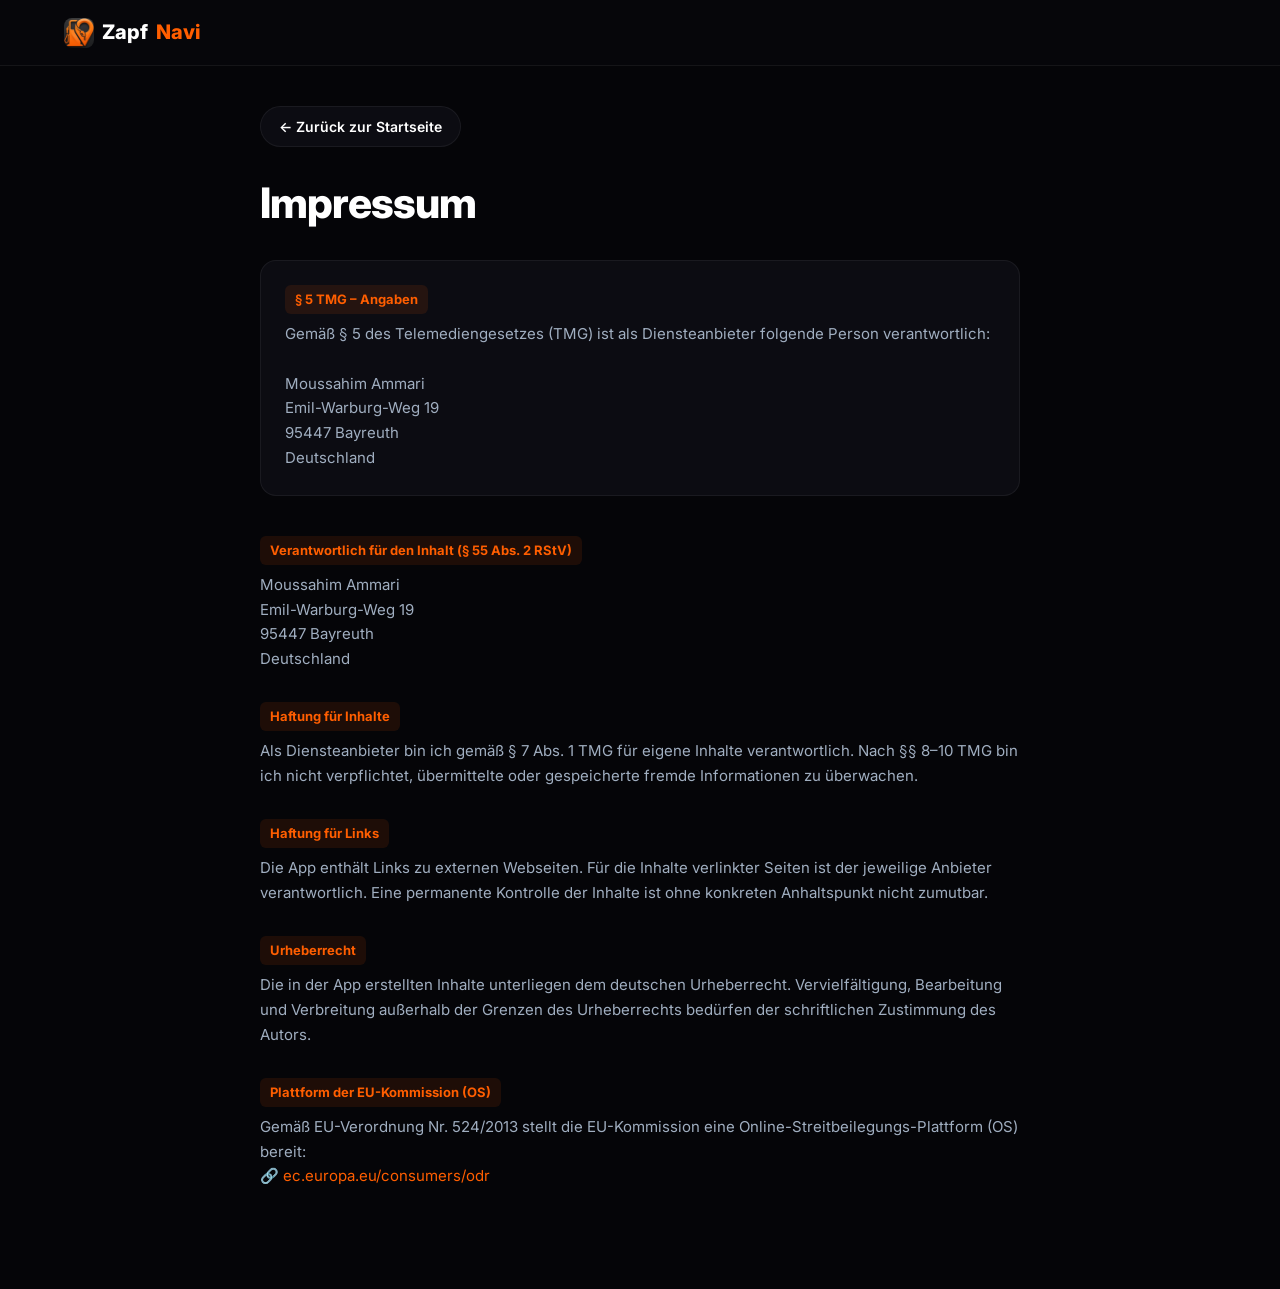
<file: landing/impressum.html>
<!DOCTYPE html>
<html lang="de" class="scroll-smooth">

<head>
  <meta charset="UTF-8">
  <meta name="viewport" content="width=device-width, initial-scale=1.0">
  <title>Impressum – ZapfNavi</title>
  <meta name="description" content="Impressum der App ZapfNavi">
  <link rel="preconnect" href="https://fonts.googleapis.com">
  <link rel="preconnect" href="https://fonts.gstatic.com" crossorigin>
  <link href="https://fonts.googleapis.com/css2?family=Inter:wght@400;600;700&display=swap"
    rel="stylesheet">
  <style>
    :root {
      --primary: #FF5E00;
      --bg-deep: #050508;
      --bg-card: rgba(18, 18, 26, 0.65);
      --text-main: #ffffff;
      --text-muted: #a0aec0;
      --border-subtle: rgba(255, 255, 255, 0.06);
    }

    * {
      margin: 0;
      padding: 0;
      box-sizing: border-box;
      font-family: 'Inter', -apple-system, BlinkMacSystemFont, 'Segoe UI', Roboto, sans-serif;
      -webkit-font-smoothing: antialiased;
    }

    body {
      background-color: var(--bg-deep);
      color: var(--text-main);
      line-height: 1.65;
    }

    nav {
      padding: 16px 5%;
      border-bottom: 1px solid var(--border-subtle);
      background: rgba(8, 8, 12, 0.82);
      backdrop-filter: blur(12px);
    }

    .logo {
      font-size: 20px;
      font-weight: 800;
      color: #fff;
      text-decoration: none;
      display: flex;
      align-items: center;
      gap: 8px;
    }

    .logo img {
      width: 30px;
      height: 30px;
      border-radius: 8px;
    }

    .logo span {
      color: var(--primary);
    }

    .container {
      max-width: 800px;
      margin: 40px auto 100px;
      padding: 0 20px;
    }

    .back {
      display: inline-flex;
      align-items: center;
      margin-bottom: 30px;
      padding: 8px 18px;
      background: var(--bg-card);
      border: 1px solid var(--border-subtle);
      color: #fff;
      border-radius: 50px;
      text-decoration: none;
      font-weight: 600;
      font-size: 14px;
      transition: all 0.3s ease;
    }

    .back:hover {
      background: rgba(255,255,255,0.1);
      border-color: rgba(255,255,255,0.2);
    }

    h1 {
      font-size: clamp(26px, 6vw, 42px);
      font-weight: 800;
      margin-bottom: 30px;
      word-wrap: break-word;
      word-break: break-word;
      hyphens: auto;
      line-height: 1.25;
      letter-spacing: -1px;
    }

    .badge {
      display: inline-block;
      padding: 4px 10px;
      background: rgba(255, 94, 0, 0.1);
      color: var(--primary);
      border-radius: 6px;
      font-size: 13px;
      font-weight: 700;
      margin-bottom: 8px;
    }

    p, li {
      color: var(--text-muted);
      margin-bottom: 15px;
      font-size: 15px;
    }

    a {
      color: var(--primary);
      text-decoration: none;
    }

    a:hover {
      text-decoration: underline;
    }

    .info-card {
      background: var(--bg-card);
      border: 1px solid var(--border-subtle);
      border-radius: 16px;
      padding: 24px;
      margin-bottom: 40px;
    }
    
    .section-card {
      margin-bottom: 30px;
    }
  </style>
</head>

<body>
  <nav>
    <a href="index.html" class="logo">
      <img src="assets/icon/launcher_icon.png" alt="ZapfNavi Logo">
      Zapf<span>Navi</span>
    </a>
  </nav>

  <div class="container">
    <a href="index.html" class="back">← Zurück zur Startseite</a>
    
    <h1>Impressum</h1>

    <div class="info-card">
      <span class="badge">§ 5 TMG – Angaben</span>
      <p style="margin-bottom:0;">
        Gemäß § 5 des Telemediengesetzes (TMG) ist als Diensteanbieter folgende Person verantwortlich:<br><br>
        Moussahim Ammari<br>
        Emil-Warburg-Weg 19<br>
        95447 Bayreuth<br>
        Deutschland
      </p>
    </div>

    <div class="section-card">
        <span class="badge">Verantwortlich für den Inhalt (§ 55 Abs. 2 RStV)</span>
        <p>
            Moussahim Ammari<br>
            Emil-Warburg-Weg 19<br>
            95447 Bayreuth<br>
            Deutschland
        </p>
    </div>

    <div class="section-card">
        <span class="badge">Haftung für Inhalte</span>
        <p>Als Diensteanbieter bin ich gemäß § 7 Abs. 1 TMG für eigene Inhalte verantwortlich. Nach §§ 8–10 TMG bin ich nicht verpflichtet, übermittelte oder gespeicherte fremde Informationen zu überwachen.</p>
    </div>

    <div class="section-card">
        <span class="badge">Haftung für Links</span>
        <p>Die App enthält Links zu externen Webseiten. Für die Inhalte verlinkter Seiten ist der jeweilige Anbieter verantwortlich. Eine permanente Kontrolle der Inhalte ist ohne konkreten Anhaltspunkt nicht zumutbar.</p>
    </div>

    <div class="section-card">
        <span class="badge">Urheberrecht</span>
        <p>Die in der App erstellten Inhalte unterliegen dem deutschen Urheberrecht. Vervielfältigung, Bearbeitung und Verbreitung außerhalb der Grenzen des Urheberrechts bedürfen der schriftlichen Zustimmung des Autors.</p>
    </div>

    <div class="section-card">
        <span class="badge">Plattform der EU-Kommission (OS)</span>
        <p>Gemäß EU-Verordnung Nr. 524/2013 stellt die EU-Kommission eine Online-Streitbeilegungs-Plattform (OS) bereit:<br><a href="https://ec.europa.eu/consumers/odr" target="_blank">🔗 ec.europa.eu/consumers/odr</a></p>
    </div>
  </div>
</body>

</html>
</file>
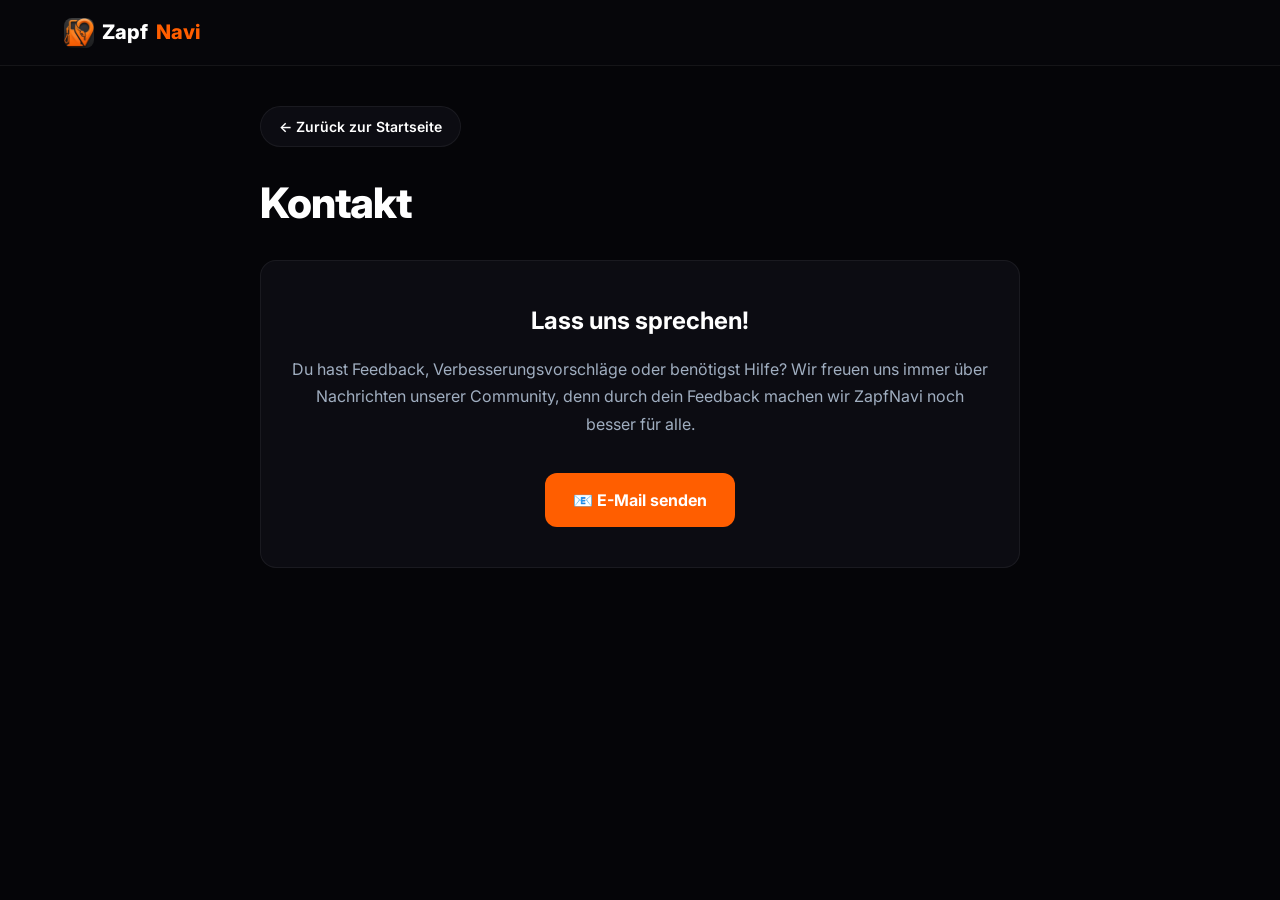
<file: landing/kontakt.html>
<!DOCTYPE html>
<html lang="de" class="scroll-smooth">

<head>
  <meta charset="UTF-8">
  <meta name="viewport" content="width=device-width, initial-scale=1.0">
  <title>Kontakt – ZapfNavi</title>
  <meta name="description" content="Kontaktiere ZapfNavi Support">
  <link rel="preconnect" href="https://fonts.googleapis.com">
  <link rel="preconnect" href="https://fonts.gstatic.com" crossorigin>
  <link href="https://fonts.googleapis.com/css2?family=Inter:wght@400;600;700&display=swap"
    rel="stylesheet">
  <style>
    :root {
      --primary: #FF5E00;
      --bg-deep: #050508;
      --bg-card: rgba(18, 18, 26, 0.65);
      --text-main: #ffffff;
      --text-muted: #a0aec0;
      --border-subtle: rgba(255, 255, 255, 0.06);
    }

    * {
      margin: 0;
      padding: 0;
      box-sizing: border-box;
      font-family: 'Inter', -apple-system, BlinkMacSystemFont, 'Segoe UI', Roboto, sans-serif;
      -webkit-font-smoothing: antialiased;
    }

    body {
      background-color: var(--bg-deep);
      color: var(--text-main);
      line-height: 1.65;
    }

    nav {
      padding: 16px 5%;
      border-bottom: 1px solid var(--border-subtle);
      background: rgba(8, 8, 12, 0.82);
      backdrop-filter: blur(12px);
    }

    .logo {
      font-size: 20px;
      font-weight: 800;
      color: #fff;
      text-decoration: none;
      display: flex;
      align-items: center;
      gap: 8px;
    }

    .logo img {
      width: 30px;
      height: 30px;
      border-radius: 8px;
    }

    .logo span {
      color: var(--primary);
    }

    .container {
      max-width: 800px;
      margin: 40px auto 100px;
      padding: 0 20px;
    }

    .back {
      display: inline-flex;
      align-items: center;
      margin-bottom: 30px;
      padding: 8px 18px;
      background: var(--bg-card);
      border: 1px solid var(--border-subtle);
      color: #fff;
      border-radius: 50px;
      text-decoration: none;
      font-weight: 600;
      font-size: 14px;
      transition: all 0.3s ease;
    }

    .back:hover {
      background: rgba(255,255,255,0.1);
      border-color: rgba(255,255,255,0.2);
    }

    h1 {
      font-size: clamp(26px, 6vw, 42px);
      font-weight: 800;
      margin-bottom: 30px;
      word-wrap: break-word;
      word-break: break-word;
      hyphens: auto;
      line-height: 1.25;
      letter-spacing: -1px;
    }

    p {
      color: var(--text-muted);
      margin-bottom: 15px;
      font-size: 16px;
    }

    a {
      color: var(--primary);
      text-decoration: none;
    }

    a:hover {
      text-decoration: underline;
    }

    .info-card {
      background: var(--bg-card);
      border: 1px solid var(--border-subtle);
      border-radius: 16px;
      padding: 40px 30px;
      text-align: center;
      margin-bottom: 40px;
    }

    .email-link {
        display: inline-block;
        margin-top: 20px;
        padding: 14px 28px;
        background: var(--primary);
        color: #fff;
        border-radius: 12px;
        font-weight: 700;
        font-size: 16px;
        transition: transform 0.2s, box-shadow 0.2s;
    }

    .email-link:hover {
        text-decoration: none;
        transform: translateY(-2px);
        box-shadow: 0 8px 20px rgba(255, 94, 0, 0.4);
    }
  </style>
</head>

<body>
  <nav>
    <a href="index.html" class="logo">
      <img src="assets/icon/launcher_icon.png" alt="ZapfNavi Logo">
      Zapf<span>Navi</span>
    </a>
  </nav>

  <div class="container">
    <a href="index.html" class="back">← Zurück zur Startseite</a>
    
    <h1>Kontakt</h1>

    <div class="info-card">
        <h2 style="font-size: 24px; font-weight: 700; color: #fff; margin-bottom: 16px;">Lass uns sprechen!</h2>
        <p style="font-size: 16px; line-height: 1.7;">
            Du hast Feedback, Verbesserungsvorschläge oder benötigst Hilfe? 
            Wir freuen uns immer über Nachrichten unserer Community, denn durch dein Feedback machen wir ZapfNavi noch besser für alle.
        </p>
        
        <a href="mailto:moussahimammari1234@gmail.com" class="email-link">📧 E-Mail senden</a>
    </div>

  </div>
</body>

</html>
</file>
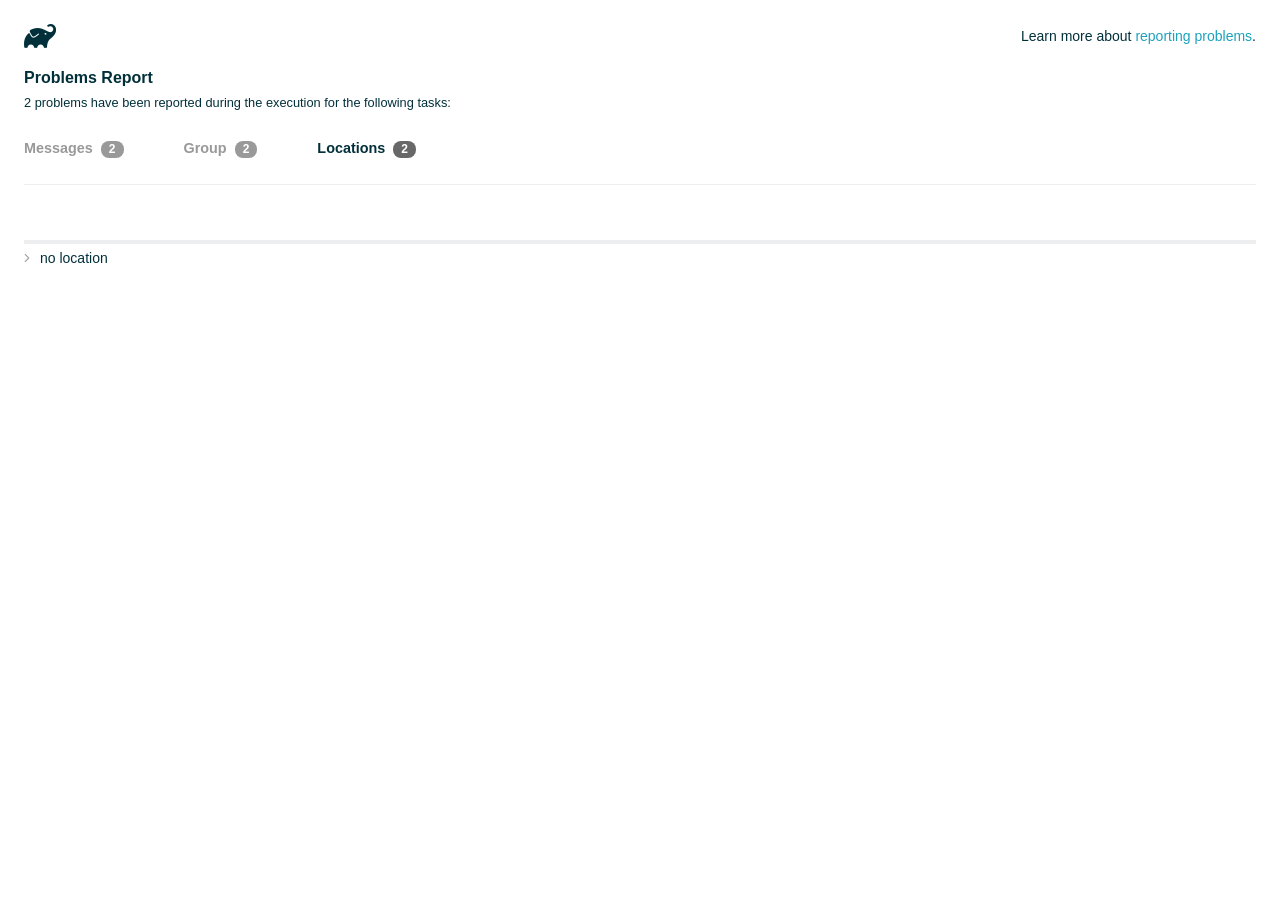
<file: android/build/reports/problems/problems-report.html>
<!DOCTYPE html>

<html lang="en">
<head>
    <!-- Required meta tags -->
    <meta charset="utf-8">
    <meta name="viewport" content="width=device-width, initial-scale=1, shrink-to-fit=no">

                    <style type="text/css">
                /*! normalize.css v7.0.0 | MIT License | github.com/necolas/normalize.css */
html {
    line-height: 1.15;
    -ms-text-size-adjust: 100%;
    -webkit-text-size-adjust: 100%
}

body {
    margin: 0
}

article, aside, footer, header, nav, section {
    display: block
}

h1 {
    font-size: 2em;
    margin: .67em 0
}

figcaption, figure, main {
    display: block
}

figure {
    margin: 1em 40px
}

hr {
    box-sizing: content-box;
    height: 0;
    overflow: visible
}

pre {
    font-family: monospace, monospace;
    font-size: 1em
}

a {
    background-color: transparent;
    -webkit-text-decoration-skip: objects
}

abbr[title] {
    border-bottom: none;
    text-decoration: underline;
    text-decoration: underline dotted
}

b, strong {
    font-weight: inherit
}

b, strong {
    font-weight: bolder
}

code, kbd, samp {
    font-family: monospace, monospace;
    font-size: 1em
}

dfn {
    font-style: italic
}

mark {
    background-color: #ff0;
    color: #000
}

small {
    font-size: 80%
}

sub, sup {
    font-size: 75%;
    line-height: 0;
    position: relative;
    vertical-align: baseline
}

sub {
    bottom: -.25em
}

sup {
    top: -.5em
}

audio, video {
    display: inline-block
}

audio:not([controls]) {
    display: none;
    height: 0
}

img {
    border-style: none
}

svg:not(:root) {
    overflow: hidden
}

button, input, optgroup, select, textarea {
    font-family: sans-serif;
    font-size: 100%;
    line-height: 1.15;
    margin: 0
}

button, input {
    overflow: visible
}

button, select {
    text-transform: none
}

[type=reset], [type=submit], button, html [type=button] {
    -webkit-appearance: button
}

[type=button]::-moz-focus-inner, [type=reset]::-moz-focus-inner, [type=submit]::-moz-focus-inner, button::-moz-focus-inner {
    border-style: none;
    padding: 0
}

[type=button]:-moz-focusring, [type=reset]:-moz-focusring, [type=submit]:-moz-focusring, button:-moz-focusring {
    outline: 1px dotted ButtonText
}

fieldset {
    padding: .35em .75em .625em
}

legend {
    box-sizing: border-box;
    color: inherit;
    display: table;
    max-width: 100%;
    padding: 0;
    white-space: normal
}

progress {
    display: inline-block;
    vertical-align: baseline
}

textarea {
    overflow: auto
}

[type=checkbox], [type=radio] {
    box-sizing: border-box;
    padding: 0
}

[type=number]::-webkit-inner-spin-button, [type=number]::-webkit-outer-spin-button {
    height: auto
}

[type=search] {
    -webkit-appearance: textfield;
    outline-offset: -2px
}

[type=search]::-webkit-search-cancel-button, [type=search]::-webkit-search-decoration {
    -webkit-appearance: none
}

::-webkit-file-upload-button {
    -webkit-appearance: button;
    font: inherit
}

details, menu {
    display: block
}

summary {
    display: list-item
}

canvas {
    display: inline-block
}

template {
    display: none
}

[hidden] {
    display: none
}

/* configuration cache styles */

.report-wrapper {
    margin: 0;
    padding: 0 24px;
}

.gradle-logo {
    width: 32px;
    height: 24px;
    background-image: url("[data-uri]");
    background-size: contain;
}

.header {
    display: flex;
    flex-wrap: wrap;
    position: fixed;
    top: 0;
    left: 0;
    width: 100%;
    padding: 24px 24px 0 24px;
    background-color: white;
    z-index: 1;
}

.learn-more {
    margin-left: auto;
    align-self: center;
    font-size: 0.875rem;
    font-weight: normal;
}

.title {
    display: flex;
    align-items: center;
    padding: 18px 0 24px 0;
    flex: 1 0 100%;
}

.content {
    font-size: 0.875rem;
    padding: 240px 0 48px;
    overflow-x: auto;
    white-space: nowrap;
}

.content ol:first-of-type {
    margin: 0;
}

.tree-btn {
    cursor: pointer;
    display: inline-block;
    width: 16px;
    height: 16px;
    background-size: contain;
    background-repeat: no-repeat;
    vertical-align: middle;
    margin-top: -0.2em;
}

.tree-btn.collapsed {
    background-image: url('data:image/svg+xml;utf8,<svg xmlns="http://www.w3.org/2000/svg" viewBox="0 0 192 512"><path d="M166.9 264.5l-117.8 116c-4.7 4.7-12.3 4.7-17 0l-7.1-7.1c-4.7-4.7-4.7-12.3 0-17L127.3 256 25.1 155.6c-4.7-4.7-4.7-12.3 0-17l7.1-7.1c4.7-4.7 12.3-4.7 17 0l117.8 116c4.6 4.7 4.6 12.3-.1 17z" fill="%23999999" stroke="%23999999"/></svg>');
}

.tree-btn.expanded {
    background-image: url('data:image/svg+xml;utf8,<svg xmlns="http://www.w3.org/2000/svg" viewBox="0 0 256 512"><path d="M119.5 326.9L3.5 209.1c-4.7-4.7-4.7-12.3 0-17l7.1-7.1c4.7-4.7 12.3-4.7 17 0L128 287.3l100.4-102.2c4.7-4.7 12.3-4.7 17 0l7.1 7.1c4.7 4.7 4.7 12.3 0 17L136.5 327c-4.7 4.6-12.3 4.6-17-.1z" fill="%23999999" stroke="%23999999"/></svg>');
}

ul .tree-btn {
    margin-right: 3px;
}

.leaf-icon {
    display: inline-block;
    width: 16px;
    height: 16px;
    background-image: url('data:image/svg+xml;utf8,<svg xmlns="http://www.w3.org/2000/svg" viewBox="0 0 256 512"><path d="M32 256 H224" stroke="%23999999" stroke-width="48" stroke-linecap="round"/></svg>');
    background-size: contain;
    background-repeat: no-repeat;
    vertical-align: middle;
    margin-top: -0.2em;
}

.invisible-text {
    user-select: all; /* Allow the text to be selectable */
    color: transparent; /* Hide the text */
    text-indent: -9999px; /* Move the text out of view */
    position: relative;
    white-space: pre; /* Preserve meaningful whitespace in the invisible text for copying */
}

.text-for-copy {
    display: inline-block;
}

.enum-icon {
    display: inline-block;
    width: 16px;
    height: 16px;
    background-image: url('data:image/svg+xml;utf8,<svg xmlns="http://www.w3.org/2000/svg" viewBox="0 0 1024 1024"><circle cx="512" cy="512" r="200" /></svg>');
    background-size: contain;
    background-repeat: no-repeat;
    vertical-align: middle;
    margin-inline-start: 0.5ex;
    margin-inline-end: 0.5ex;
    margin-top: -0.2em;
}

.error-icon {
    display: inline-block;
    width: 16px;
    height: 16px;
    background-image: url('data:image/svg+xml;utf8,<svg xmlns="http://www.w3.org/2000/svg" viewBox="0 0 320 512"><path d="M193.94 256L296.5 153.44l21.15-21.15c3.12-3.12 3.12-8.19 0-11.31l-22.63-22.63c-3.12-3.12-8.19-3.12-11.31 0L160 222.06 36.29 98.34c-3.12-3.12-8.19-3.12-11.31 0L2.34 120.97c-3.12 3.12-3.12 8.19 0 11.31L126.06 256 2.34 379.71c-3.12 3.12-3.12 8.19 0 11.31l22.63 22.63c3.12 3.12 8.19 3.12 11.31 0L160 289.94 262.56 392.5l21.15 21.15c3.12 3.12 8.19 3.12 11.31 0l22.63-22.63c3.12-3.12 3.12-8.19 0-11.31L193.94 256z" fill="%23FC461E" stroke="%23FC461E"/></svg>');
    background-size: contain;
    background-repeat: no-repeat;
    vertical-align: middle;
    margin-inline-start: 0.5ex;
    margin-inline-end: 0.5ex;
    margin-top: -0.2em;
}

.advice-icon {
    display: inline-block;
    width: 16px;
    height: 16px;
    background-image: url('data:image/svg+xml;utf8,<svg width="800px" height="800px" viewBox="-4.93 0 122.88 122.88" version="1.1" id="Layer_1" xmlns="http://www.w3.org/2000/svg" xmlns:xlink="http://www.w3.org/1999/xlink"  style="enable-background:new 0 0 113.01 122.88" xml:space="preserve"><g><path d="M44.13,102.06c-1.14,0.03-2.14-0.81-2.3-1.96c-0.17-1.2,0.64-2.31,1.82-2.54c-1.3-7.37-4.85-11.43-8.6-15.72 c-2.92-3.34-5.95-6.81-8.34-11.92c-2.35-5.03-3.64-10.23-3.6-15.63c0.05-5.4,1.42-10.96,4.4-16.71c0.02-0.04,0.04-0.07,0.06-0.11 l0,0c3.91-6.62,9.38-11.04,15.47-13.52c5.11-2.09,10.66-2.8,16.1-2.3c5.42,0.5,10.73,2.2,15.37,4.94 c5.9,3.49,10.75,8.67,13.42,15.21c1.44,3.54,2.42,7.49,2.54,11.82c0.12,4.31-0.62,8.96-2.61,13.88 c-2.66,6.59-6.18,10.68-9.47,14.51c-3.03,3.53-5.85,6.81-7.42,11.84c0.89,0.21,1.59,0.94,1.73,1.9c0.17,1.24-0.7,2.39-1.94,2.56 l-0.77,0.11c-0.14,1.09-0.23,2.26-0.27,3.51l0.25-0.04c1.24-0.17,2.39,0.7,2.56,1.94c0.17,1.24-0.7,2.39-1.94,2.56l-0.78,0.11 c0.01,0.15,0.02,0.3,0.03,0.45l0,0c0.07,0.88,0.08,1.73,0.03,2.54l0.13-0.02c1.25-0.15,2.38,0.74,2.54,1.98 c0.15,1.25-0.74,2.38-1.98,2.54l-1.68,0.21c-1.2,3.11-3.34,5.48-5.87,6.94c-1.74,1.01-3.67,1.59-5.61,1.71 c-1.97,0.12-3.96-0.25-5.78-1.13c-2.08-1.02-3.94-2.71-5.29-5.14c-0.65-0.33-1.13-0.97-1.23-1.75c-0.04-0.31-0.01-0.61,0.07-0.89 c-0.39-1.16-0.68-2.43-0.87-3.83l-0.07,0.01c-1.24,0.17-2.39-0.7-2.56-1.94c-0.17-1.24,0.7-2.39,1.94-2.56l0.54-0.08 C44.19,104.32,44.18,103.16,44.13,102.06L44.13,102.06z M2.18,58.86C1.01,58.89,0.04,57.98,0,56.81c-0.04-1.17,0.88-2.14,2.05-2.18 l8.7-0.3c1.17-0.04,2.14,0.88,2.18,2.05c0.04,1.17-0.88,2.14-2.05,2.18L2.18,58.86L2.18,58.86z M110.68,50.25 c1.16-0.12,2.2,0.73,2.32,1.89c0.12,1.16-0.73,2.2-1.89,2.32l-8.66,0.91c-1.16,0.12-2.2-0.73-2.32-1.89 c-0.12-1.16,0.73-2.2,1.89-2.32L110.68,50.25L110.68,50.25z M94.91,14.78c0.65-0.97,1.96-1.23,2.93-0.58 c0.97,0.65,1.23,1.96,0.58,2.93l-4.84,7.24c-0.65,0.97-1.96,1.23-2.93,0.58c-0.97-0.65-1.23-1.96-0.58-2.93L94.91,14.78 L94.91,14.78z M57.63,2.06c0.03-1.17,1-2.09,2.16-2.06c1.17,0.03,2.09,1,2.06,2.16l-0.22,8.7c-0.03,1.17-1,2.09-2.16,2.06 c-1.17-0.03-2.09-1-2.06-2.16L57.63,2.06L57.63,2.06z M13.88,15.53c-0.86-0.8-0.9-2.14-0.11-2.99c0.8-0.86,2.14-0.9,2.99-0.11 l6.37,5.94c0.86,0.8,0.9,2.14,0.11,2.99c-0.8,0.86-2.14,0.9-2.99,0.11L13.88,15.53L13.88,15.53z M47.88,96.95l18.49-2.63 c1.59-6.7,5.05-10.73,8.8-15.08c3.08-3.58,6.36-7.4,8.76-13.34c1.76-4.35,2.41-8.43,2.31-12.19c-0.1-3.75-0.96-7.21-2.24-10.34 c-2.3-5.63-6.51-10.11-11.65-13.15c-4.11-2.43-8.8-3.94-13.59-4.37c-4.77-0.44-9.64,0.19-14.13,2.02 c-5.26,2.15-9.99,5.97-13.39,11.72c-2.64,5.12-3.86,10.02-3.9,14.73c-0.04,4.74,1.11,9.33,3.2,13.8c2.13,4.56,4.97,7.8,7.69,10.92 C42.47,83.9,46.48,88.49,47.88,96.95L47.88,96.95z M65.62,99.02l-17.27,2.45c0.05,1.1,0.07,2.25,0.05,3.47l17.05-2.42 C65.47,101.29,65.52,100.12,65.62,99.02L65.62,99.02z M48.49,109.52c0.12,0.92,0.3,1.76,0.53,2.54l16.55-2.04 c0.11-0.86,0.13-1.77,0.05-2.74l0,0l0-0.02l-0.01-0.17L48.49,109.52L48.49,109.52z M51.37,116.36c0.64,0.67,1.35,1.19,2.1,1.55 c1.15,0.56,2.42,0.79,3.67,0.72c1.29-0.08,2.57-0.47,3.74-1.15c1.1-0.64,2.09-1.53,2.88-2.65L51.37,116.36L51.37,116.36z"/></g></svg>');
    background-size: contain;
    background-repeat: no-repeat;
    vertical-align: middle;
    margin-inline-start: 0.5ex;
    margin-inline-end: 0.5ex;
    margin-top: -0.2em;
}

.warning-icon {
    display: inline-block;
    width: 13px;
    height: 13px;
    background-image: url('data:image/svg+xml;utf8,<svg xmlns="http://www.w3.org/2000/svg" viewBox="0 0 576 512"><path d="M270.2 160h35.5c3.4 0 6.1 2.8 6 6.2l-7.5 196c-.1 3.2-2.8 5.8-6 5.8h-20.5c-3.2 0-5.9-2.5-6-5.8l-7.5-196c-.1-3.4 2.6-6.2 6-6.2zM288 388c-15.5 0-28 12.5-28 28s12.5 28 28 28 28-12.5 28-28-12.5-28-28-28zm281.5 52L329.6 24c-18.4-32-64.7-32-83.2 0L6.5 440c-18.4 31.9 4.6 72 41.6 72H528c36.8 0 60-40 41.5-72zM528 480H48c-12.3 0-20-13.3-13.9-24l240-416c6.1-10.6 21.6-10.7 27.7 0l240 416c6.2 10.6-1.5 24-13.8 24z" fill="%23DEAD22" stroke="%23DEAD22"/></svg>');
    background-size: contain;
    background-repeat: no-repeat;
    vertical-align: middle;
    margin-inline-start: 0.3ex;
    margin-inline-end: 1.1ex;
    margin-top: -0.1em;
}

.documentation-button {
    cursor: pointer;
    display: inline-block;
    width: 13px;
    height: 13px;
    background-image: url('data:image/svg+xml;utf8,<svg xmlns="http://www.w3.org/2000/svg" viewBox="0 0 512 512"><path d="M256 340c-15.464 0-28 12.536-28 28s12.536 28 28 28 28-12.536 28-28-12.536-28-28-28zm7.67-24h-16c-6.627 0-12-5.373-12-12v-.381c0-70.343 77.44-63.619 77.44-107.408 0-20.016-17.761-40.211-57.44-40.211-29.144 0-44.265 9.649-59.211 28.692-3.908 4.98-11.054 5.995-16.248 2.376l-13.134-9.15c-5.625-3.919-6.86-11.771-2.645-17.177C185.658 133.514 210.842 116 255.67 116c52.32 0 97.44 29.751 97.44 80.211 0 67.414-77.44 63.849-77.44 107.408V304c0 6.627-5.373 12-12 12zM256 40c118.621 0 216 96.075 216 216 0 119.291-96.61 216-216 216-119.244 0-216-96.562-216-216 0-119.203 96.602-216 216-216m0-32C119.043 8 8 119.083 8 256c0 136.997 111.043 248 248 248s248-111.003 248-248C504 119.083 392.957 8 256 8z" fill="%23999999" stroke="%23999999"/></svg>');
    background-size: contain;
    background-repeat: no-repeat;
    vertical-align: middle;
    margin-inline-start: 0.5ex;
    margin-inline-end: 0.5ex;
    margin-top: -0.2em;
}

.documentation-button::selection {
    color: transparent;
}

.documentation-button:hover {
    color: transparent;
}

.copy-button {
    cursor: pointer;
    display: inline-block;
    width: 12px;
    height: 12px;
    background-image: url('data:image/svg+xml;utf8,<svg xmlns="http://www.w3.org/2000/svg" viewBox="0 0 448 512"><path d="M433.941 193.941l-51.882-51.882A48 48 0 0 0 348.118 128H320V80c0-26.51-21.49-48-48-48h-66.752C198.643 13.377 180.858 0 160 0s-38.643 13.377-45.248 32H48C21.49 32 0 53.49 0 80v288c0 26.51 21.49 48 48 48h80v48c0 26.51 21.49 48 48 48h224c26.51 0 48-21.49 48-48V227.882a48 48 0 0 0-14.059-33.941zm-22.627 22.627a15.888 15.888 0 0 1 4.195 7.432H352v-63.509a15.88 15.88 0 0 1 7.431 4.195l51.883 51.882zM160 30c9.941 0 18 8.059 18 18s-8.059 18-18 18-18-8.059-18-18 8.059-18 18-18zM48 384c-8.822 0-16-7.178-16-16V80c0-8.822 7.178-16 16-16h66.752c6.605 18.623 24.389 32 45.248 32s38.643-13.377 45.248-32H272c8.822 0 16 7.178 16 16v48H176c-26.51 0-48 21.49-48 48v208H48zm352 96H176c-8.822 0-16-7.178-16-16V176c0-8.822 7.178-16 16-16h144v72c0 13.2 10.8 24 24 24h72v208c0 8.822-7.178 16-16 16z" fill="%23999999" stroke="%23999999"/></svg>');
    background-size: contain;
    background-repeat: no-repeat;
    vertical-align: middle;
    margin-inline-start: 0.5ex;
    margin-top: -0.2em;
}

.groups{
    display: flex;
    border-bottom: 1px solid #EDEEEF;
    flex: 1 0 100%;
}

.uncategorized {
    display: flex;
    border-top: 4px solid #EDEEEF;
    flex: 1 0 100%;
}

.group-selector {
    padding: 0 52px 24px 0;
    font-size: 0.9rem;
    font-weight: bold;
    color: #999999;
    cursor: pointer;
}

.group-selector__count {
    margin: 0 8px;
    border-radius: 8px;
    background-color: #999;
    color: #fff;
    padding: 1px 8px 2px;
    font-size: 0.75rem;
}

.group-selector--active {
    color: #02303A;
    cursor: auto;
}

.group-selector--active .group-selector__count {
    background-color: #686868;
}

.group-selector--disabled {
    cursor: not-allowed;
}

.accordion-header {
    cursor: pointer;
}

.container {
    padding-left: 0.5em;
    padding-right: 0.5em;
}

.stacktrace {
    border-radius: 4px;
    overflow-x: auto;
    padding: 0.5rem;
    margin-bottom: 0;
    min-width: 1000px;
}

/* Lato (bold, regular) */
@font-face {
    font-display: swap;
    font-family: Lato;
    font-weight: 500;
    font-style: normal;
    src: url("https://assets.gradle.com/lato/fonts/lato-semibold/lato-semibold.woff2") format("woff2"),
    url("https://assets.gradle.com/lato/fonts/lato-semibold/lato-semibold.woff") format("woff");
}

@font-face {
    font-display: swap;
    font-family: Lato;
    font-weight: bold;
    font-style: normal;
    src: url("https://assets.gradle.com/lato/fonts/lato-bold/lato-bold.woff2") format("woff2"),
    url("https://assets.gradle.com/lato/fonts/lato-bold/lato-bold.woff") format("woff");
}

* {
    -webkit-box-sizing: border-box;
    -moz-box-sizing: border-box;
    box-sizing: border-box;
}

html,
body {
    margin: 0;
    padding: 0;
}

html {
    font-family: "Lato", "Helvetica Neue", Arial, sans-serif;
    font-size: 16px;
    font-weight: 400;
    line-height: 1.5;
}

body {
    color: #02303A;
    background-color: #ffffff;
    -webkit-text-size-adjust: 100%;
    -ms-text-size-adjust: 100%;
    -webkit-font-smoothing: antialiased;
}


/* typography */
h1, h2, h3, h4, h5, h6 {
    color: #02303A;
    text-rendering: optimizeLegibility;
    margin: 0;
}

h1 {
    font-size: 1rem;
}

h2 {
    font-size: 0.9rem;
}

h3 {
    font-size: 1.125rem;
}

h4, h5, h6 {
    font-size: 0.875rem;
}

h1 code {
    font-weight: bold;
}

ul, ol, dl {
    list-style-position: outside;
    line-height: 1.6;
    padding: 0;
    margin: 0 0 0 20px;
    list-style-type: none;
}

li {
    line-height: 2;
}

a {
    color: #1DA2BD;
    text-decoration: none;
    transition: all 0.3s ease, visibility 0s;
}

a:hover {
    color: #35c1e4;
}

/* code */
code, pre {
    font-family: Inconsolata, Monaco, "Courier New", monospace;
    font-style: normal;
    font-variant-ligatures: normal;
    font-variant-caps: normal;
    font-variant-numeric: normal;
    font-variant-east-asian: normal;
    font-weight: normal;
    font-stretch: normal;
    color: #686868;
}

*:not(pre) > code {
    letter-spacing: 0;
    padding: 0.1em 0.5ex;
    text-rendering: optimizeSpeed;
    word-spacing: -0.15em;
    word-wrap: break-word;
}

pre {
    font-size: 0.75rem;
    line-height: 1.8;
    margin-top: 0;
    margin-bottom: 1.5em;
    padding: 1rem;
}

pre code {
    background-color: transparent;
    color: inherit;
    line-height: 1.8;
    font-size: 100%;
    padding: 0;
}

a code {
    color: #1BA8CB;
}

pre.code, pre.programlisting, pre.screen, pre.tt {
    background-color: #f7f7f8;
    border-radius: 4px;
    font-size: 1em;
    line-height: 1.45;
    margin-bottom: 1.25em;
    overflow-x: auto;
    padding: 1rem;
}

li em, p em {
    padding: 0 1px;
}

code em, tt em {
    text-decoration: none;
}

code + .copy-button {
    margin-inline-start: 0.2ex;
}

.java-exception {
    font-size: 0.75rem;
    padding-left: 24px;
}

.java-exception ul {
    margin: 0;
    line-height: inherit;
}

.java-exception code {
    white-space: pre;
}

.java-exception-part-toggle {
    user-select: none;
    cursor: pointer;
    border-radius: 2px;
    padding: 0.1em 0.2em;
    background: azure;
    color: #686868;
}

                </style>
    <!-- Inconsolata is used as a default monospace font in the report. -->
    <link rel="stylesheet" href="https://fonts.googleapis.com/css?family=Inconsolata:400,700" />

    <title>Gradle Configuration Cache</title>
</head>
<body>

<div id="playground"></div>

<div class="report" id="report">
    Loading...
</div>

<script type="text/javascript">
function configurationCacheProblems() { return (
// begin-report-data
{"diagnostics":[{"problem":[{"text":"Executing Gradle on JVM versions 16 and lower has been deprecated."}],"severity":"WARNING","problemDetails":[{"text":"This will fail with an error in Gradle 9.0."}],"contextualLabel":"Executing Gradle on JVM versions 16 and lower has been deprecated.","documentationLink":"https://docs.gradle.org/8.11.1/userguide/upgrading_version_8.html#minimum_daemon_jvm_version","problemId":[{"name":"deprecation","displayName":"Deprecation"},{"name":"executing-gradle-on-jvm-versions-and-lower","displayName":"Executing Gradle on JVM versions 16 and lower has been deprecated."}],"solutions":[[{"text":"Use JVM 17 or greater to execute Gradle. Projects can continue to use older JVM versions via toolchains."}]]},{"problem":[{"text":"No variants exist that would match the request"}],"severity":"ERROR","contextualLabel":"Dependency requires at least JVM runtime version 11. This build uses a Java 8 JVM.","documentationLink":"https://docs.gradle.org/8.11.1/userguide/variant_model.html#sec:variant-select-errors","problemId":[{"name":"dependency-variant-resolution","displayName":"Variant resolution"},{"name":"no-compatible-variants","displayName":"No variants exist that would match the request"}]}],"problemsReport":{"totalProblemCount":2,"requestedTasks":"","documentationLink":"https://docs.gradle.org/8.11.1/userguide/problems-report.html","documentationLinkCaption":"Problem report"}}
// end-report-data
);}
</script>
                <script type="text/javascript">
                !function(n,t){"object"==typeof exports&&"object"==typeof module?module.exports=t():"function"==typeof define&&define.amd?define([],t):"object"==typeof exports?exports["configuration-cache-report"]=t():n["configuration-cache-report"]=t()}(this,(()=>(({70:function(){void 0===ArrayBuffer.isView&&(ArrayBuffer.isView=function(n){return null!=n&&null!=n.__proto__&&n.__proto__.__proto__===Int8Array.prototype.__proto__}),void 0===Math.imul&&(Math.imul=function(n,t){return(4294901760&n)*(65535&t)+(65535&n)*(0|t)|0}),this["configuration-cache-report"]=function(n){"use strict";var t,r,i,e,u,o,f,s,c,a,h,l,_,v,d,g,w,b,p,m,k,q,y,B,C,x,j,P,I,S,z,E,T,L,N,A,M,F,D,O,R,H,$,G,U,V,Q,Z,Y,W,K,X,J,nn,tn,rn,en,un,on,fn,sn,cn,an,hn,ln,_n,vn,dn,gn,wn,bn,pn,mn,kn,qn,yn,Bn,Cn,xn,jn,Pn,In,Sn,zn=Math.imul,En=ArrayBuffer.isView;function Tn(n,t){if(!(t>=0))throw ou(re("Requested element count "+t+" is less than zero."));return function(n,t){if(!(t>=0))throw ou(re("Requested element count "+t+" is less than zero."));if(0===t)return bt();if(t>=n.length)return An(n);if(1===t)return dr(n[0]);var r=0,i=Lr(),e=0,u=n.length;n:for(;e<u;){var o=n[e];if(e=e+1|0,i.d(o),(r=r+1|0)===t)break n}return i}(n,Wn(n.length-t|0,0))}function Ln(n){return n.length-1|0}function Nn(n,t){if(null==t){var r=0,i=n.length-1|0;if(r<=i)do{var e=r;if(r=r+1|0,null==n[e])return e}while(r<=i)}else{var u=0,o=n.length-1|0;if(u<=o)do{var f=u;if(u=u+1|0,ue(t,n[f]))return f}while(u<=o)}return-1}function An(n){switch(n.length){case 0:return bt();case 1:return dr(n[0]);default:return function(n){return Nr(function(n){return new qt(n,!1)}(n))}(n)}}function Mn(n,t,r,i,e,u,o){return t=t===A?", ":t,r=r===A?"":r,i=i===A?"":i,e=e===A?-1:e,u=u===A?"...":u,o=o===A?null:o,Fn(n,wi(),t,r,i,e,u,o).toString()}function Fn(n,t,r,i,e,u,o,f){r=r===A?", ":r,i=i===A?"":i,e=e===A?"":e,u=u===A?-1:u,o=o===A?"...":o,f=f===A?null:f,t.e(i);var s=0,c=n.f();n:for(;c.g();){var a=c.h();if((s=s+1|0)>1&&t.e(r),!(u<0||s<=u))break n;Vt(t,a,f)}return u>=0&&s>u&&t.e(o),t.e(e),t}function Dn(n){if(n.i())throw pu("List is empty.");return n.j(0)}function On(n){return new Zn(n)}function Rn(n){if(Ge(n,Ei)){var t;switch(n.k()){case 0:t=bt();break;case 1:t=dr(Ge(n,zi)?n.j(0):n.f().h());break;default:t=$n(n)}return t}return pt(Un(n))}function Hn(n){if(Ge(n,Ei)&&n.k()<=1)return Rn(n);var t=Un(n);return function(n){var t=(n.k()/2|0)-1|0;if(t<0)return hr();var r=mt(n),i=0;if(i<=t)do{var e=i;i=i+1|0;var u=n.j(e);n.f4(e,n.j(r)),n.f4(r,u),r=r-1|0}while(e!==t)}(t),t}function $n(n){return Nr(n)}function Gn(n,t){if(!(t>=0))throw ou(re("Requested element count "+t+" is less than zero."));if(0===t)return bt();var r=n.k();if(t>=r)return Rn(n);if(1===t)return dr(Vn(n));var i=Lr();if(Ge(n,hi)){var e=r-t|0;if(e<r)do{var u=e;e=e+1|0,i.d(n.j(u))}while(e<r)}else for(var o=n.l(r-t|0);o.g();){var f=o.h();i.d(f)}return i}function Un(n){return Ge(n,Ei)?$n(n):Qn(n,Tr())}function Vn(n){if(n.i())throw pu("List is empty.");return n.j(mt(n))}function Qn(n,t){for(var r=n.f();r.g();){var i=r.h();t.d(i)}return t}function Zn(n){this.n_1=n}function Yn(n,t){return n>t?t:n}function Wn(n,t){return n<t?t:n}function Kn(n,t){return Gt().q(n,t,-1)}function Xn(n,t){return new zt(n,t)}function Jn(n){var t=n.f();if(!t.g())return bt();var r=t.h();if(!t.g())return dr(r);var i=Tr();for(i.d(r);t.g();)i.d(t.h());return i}function nt(n){this.r_1=n}function tt(n,t){this.s_1=n,this.t_1=t}function rt(){}function it(n){this.x_1=n,this.w_1=0}function et(n,t){this.a1_1=n,it.call(this,n),ot().b1(t,this.a1_1.k()),this.w_1=t}function ut(){t=this}function ot(){return null==t&&new ut,t}function ft(){ot(),rt.call(this)}function st(n){this.h1_1=n}function ct(n,t){return t===n?"(this Map)":Di(t)}function at(n,t){var r;n:{for(var i=n.o().f();i.g();){var e=i.h();if(ue(e.j1(),t)){r=e;break n}}r=null}return r}function ht(){r=this}function lt(){return null==r&&new ht,r}function _t(n){this.q1_1=n,rt.call(this)}function vt(){lt(),this.n1_1=null,this.o1_1=null}function dt(){i=this}function gt(){return null==i&&new dt,i}function wt(n){return n.length>0?Je(n):bt()}function bt(){return null==e&&new kt,e}function pt(n){switch(n.k()){case 0:return bt();case 1:return dr(n.j(0));default:return n}}function mt(n){return n.k()-1|0}function kt(){e=this,this.z1_1=new ve(-1478467534,-1720727600)}function qt(n,t){this.b2_1=n,this.c2_1=t}function yt(){u=this}function Bt(){return null==u&&new yt,u}function Ct(n,t){return Ge(n,Ei)?n.k():t}function xt(n,t){if(Ge(t,Ei))return n.m(t);for(var r=!1,i=t.f();i.g();){var e=i.h();n.d(e)&&(r=!0)}return r}function jt(){}function Pt(n,t){this.h2_1=n,this.g2_1=n.i2_1.l(function(n,t){if(!(0<=t&&t<=n.k()))throw su("Position index "+t+" must be in range ["+De(0,n.k())+"].");return n.k()-t|0}(n,t))}function It(n){ft.call(this),this.i2_1=n}function St(n){this.k2_1=n,this.j2_1=n.l2_1.f()}function zt(n,t){this.l2_1=n,this.m2_1=t}function Et(n){for(;n.n2_1.g();){var t=n.n2_1.h();if(n.q2_1.t2_1(t)===n.q2_1.s2_1)return n.p2_1=t,n.o2_1=1,hr()}n.o2_1=0}function Tt(n){this.q2_1=n,this.n2_1=n.r2_1.f(),this.o2_1=-1,this.p2_1=null}function Lt(n,t,r){t=t===A||t,this.r2_1=n,this.s2_1=t,this.t2_1=r}function Nt(){return null==o&&new At,o}function At(){o=this,this.u2_1=new ve(1993859828,793161749)}function Mt(n,t,r){return Ft(Ft(n,r)-Ft(t,r)|0,r)}function Ft(n,t){var r=n%t|0;return r>=0?r:r+t|0}function Dt(){f=this,this.p_1=new Rt(1,0)}function Ot(){return null==f&&new Dt,f}function Rt(n,t){Ot(),Ut.call(this,n,t,1)}function Ht(n,t,r){jt.call(this),this.d3_1=r,this.e3_1=t,this.f3_1=this.d3_1>0?n<=t:n>=t,this.g3_1=this.f3_1?n:this.e3_1}function $t(){s=this}function Gt(){return null==s&&new $t,s}function Ut(n,t,r){if(Gt(),0===r)throw ou("Step must be non-zero.");if(r===_r().MIN_VALUE)throw ou("Step must be greater than Int.MIN_VALUE to avoid overflow on negation.");this.z2_1=n,this.a3_1=function(n,t,r){var i;if(r>0)i=n>=t?t:t-Mt(t,n,r)|0;else{if(!(r<0))throw ou("Step is zero.");i=n<=t?t:t+Mt(n,t,0|-r)|0}return i}(n,t,r),this.b3_1=r}function Vt(n,t,r){null!=r?n.e(r(t)):null==t||Qe(t)?n.e(t):t instanceof Si?n.i3(t.h3_1):n.e(Di(t))}function Qt(n,t,r){if(n===t)return!0;if(!(r=r!==A&&r))return!1;var i=pi(n),e=pi(t);return i===e||ue(new Si(Qi(ji(i).toLowerCase(),0)),new Si(Qi(ji(e).toLowerCase(),0)))}function Zt(n){return Yi(n)-1|0}function Yt(n,t,r,i){return r=r===A?0:r,(i=i!==A&&i)||"string"!=typeof n?Wt(n,t,r,Yi(n),i):n.indexOf(t,r)}function Wt(n,t,r,i,e,u){var o=(u=u!==A&&u)?Kn(Yn(r,Zt(n)),Wn(i,0)):De(Wn(r,0),Yn(i,Yi(n)));if("string"==typeof n&&"string"==typeof t){var f=o.z2_1,s=o.a3_1,c=o.b3_1;if(c>0&&f<=s||c<0&&s<=f)do{var a=f;if(f=f+c|0,Ci(t,0,n,a,Yi(t),e))return a}while(a!==s)}else{var h=o.z2_1,l=o.a3_1,_=o.b3_1;if(_>0&&h<=l||_<0&&l<=h)do{var v=h;if(h=h+_|0,nr(t,0,n,v,Yi(t),e))return v}while(v!==l)}return-1}function Kt(n){var t=0,r=Yi(n)-1|0,i=!1;n:for(;t<=r;){var e=mi(Qi(n,i?r:t));if(i){if(!e)break n;r=r-1|0}else e?t=t+1|0:i=!0}return Wi(n,t,r+1|0)}function Xt(n,t){return re(Wi(n,t.y2(),t.c3()+1|0))}function Jt(n,t,r,i,e){r=r===A?0:r,i=i!==A&&i,tr(e=e===A?0:e);var u,o,f=Je(t);return new er(n,r,e,(u=f,o=i,function(n,t){var r=function(n,t,r,i){if(!i&&1===t.k()){var e=function(n){if(Ge(n,zi))return function(n){var t;switch(n.k()){case 0:throw pu("List is empty.");case 1:t=n.j(0);break;default:throw ou("List has more than one element.")}return t}(n);var t=n.f();if(!t.g())throw pu("Collection is empty.");var r=t.h();if(t.g())throw ou("Collection has more than one element.");return r}(t),u=Yt(n,e,r);return u<0?null:or(u,e)}var o=De(Wn(r,0),Yi(n));if("string"==typeof n){var f=o.z2_1,s=o.a3_1,c=o.b3_1;if(c>0&&f<=s||c<0&&s<=f)do{var a,h=f;f=f+c|0;n:{for(var l=t.f();l.g();){var _=l.h();if(Ci(_,0,n,h,_.length,i)){a=_;break n}}a=null}if(null!=a)return or(h,a)}while(h!==s)}else{var v=o.z2_1,d=o.a3_1,g=o.b3_1;if(g>0&&v<=d||g<0&&d<=v)do{var w,b=v;v=v+g|0;n:{for(var p=t.f();p.g();){var m=p.h();if(nr(m,0,n,b,m.length,i)){w=m;break n}}w=null}if(null!=w)return or(b,w)}while(b!==d)}return null}(n,u,t,o);return null==r?null:or(r.t3_1,r.u3_1.length)}))}function nr(n,t,r,i,e,u){if(i<0||t<0||t>(Yi(n)-e|0)||i>(Yi(r)-e|0))return!1;var o=0;if(o<e)do{var f=o;if(o=o+1|0,!Qt(Qi(n,t+f|0),Qi(r,i+f|0),u))return!1}while(o<e);return!0}function tr(n){if(!(n>=0))throw ou(re("Limit must be non-negative, but was "+n))}function rr(n){if(n.l3_1<0)n.j3_1=0,n.m3_1=null;else{var t;if(n.o3_1.r3_1>0?(n.n3_1=n.n3_1+1|0,t=n.n3_1>=n.o3_1.r3_1):t=!1,t||n.l3_1>Yi(n.o3_1.p3_1))n.m3_1=De(n.k3_1,Zt(n.o3_1.p3_1)),n.l3_1=-1;else{var r=n.o3_1.s3_1(n.o3_1.p3_1,n.l3_1);if(null==r)n.m3_1=De(n.k3_1,Zt(n.o3_1.p3_1)),n.l3_1=-1;else{var i=r.v3(),e=r.w3();n.m3_1=function(n,t){return t<=_r().MIN_VALUE?Ot().p_1:De(n,t-1|0)}(n.k3_1,i),n.k3_1=i+e|0,n.l3_1=n.k3_1+(0===e?1:0)|0}}n.j3_1=1}}function ir(n){this.o3_1=n,this.j3_1=-1,this.k3_1=function(n,t,r){if(0>r)throw ou("Cannot coerce value to an empty range: maximum "+r+" is less than minimum 0.");return n<0?0:n>r?r:n}(n.q3_1,0,Yi(n.p3_1)),this.l3_1=this.k3_1,this.m3_1=null,this.n3_1=0}function er(n,t,r,i){this.p3_1=n,this.q3_1=t,this.r3_1=r,this.s3_1=i}function ur(n,t){this.t3_1=n,this.u3_1=t}function or(n,t){return new ur(n,t)}function fr(){}function sr(){}function cr(){}function ar(){c=this}function hr(){return null==c&&new ar,c}function lr(){a=this,this.MIN_VALUE=-2147483648,this.MAX_VALUE=2147483647,this.SIZE_BYTES=4,this.SIZE_BITS=32}function _r(){return null==a&&new lr,a}function vr(n){for(var t=[],r=n.f();r.g();)t.push(r.h());return t}function dr(n){return 0===(t=[n]).length?Tr():Nr(new qt(t,!0));var t}function gr(n){return n<0&&function(){throw ku("Index overflow has happened.")}(),n}function wr(n){return void 0!==n.toArray?n.toArray():vr(n)}function br(n){return function(n,t){for(var r=0,i=n.length;r<i;){var e=n[r];r=r+1|0,t.d(e)}return t}(t=[n],(r=t.length,i=se(fe(Qr)),function(n,t,r){Sr.call(r),Qr.call(r),r.y5_1=function(n){return Gr(n,0,se(fe(Ur)))}(n)}(r,0,i),i));var t,r,i}function pr(){rt.call(this)}function mr(n){this.j4_1=n,this.h4_1=0,this.i4_1=-1}function kr(n,t){this.n4_1=n,mr.call(this,n),ot().b1(t,this.n4_1.k()),this.h4_1=t}function qr(){pr.call(this),this.o4_1=0}function yr(n){this.r4_1=n}function Br(n){this.s4_1=n}function Cr(n,t){this.t4_1=n,this.u4_1=t}function xr(){Sr.call(this)}function jr(n){this.x4_1=n,Sr.call(this)}function Pr(n){this.e5_1=n,pr.call(this)}function Ir(){vt.call(this),this.c5_1=null,this.d5_1=null}function Sr(){pr.call(this)}function zr(){h=this;var n=Lr();n.c_1=!0,this.i5_1=n}function Er(){return null==h&&new zr,h}function Tr(){return n=se(fe(Mr)),t=[],Mr.call(n,t),n;var n,t}function Lr(n){return t=se(fe(Mr)),r=[],Mr.call(t,r),t;var t,r}function Nr(n){return function(n,t){var r;return r=wr(n),Mr.call(t,r),t}(n,se(fe(Mr)))}function Ar(n,t){return ot().e1(t,n.k()),t}function Mr(n){Er(),qr.call(this),this.b_1=n,this.c_1=!1}function Fr(n,t,r,i,e){if(r===i)return n;var u=(r+i|0)/2|0,o=Fr(n,t,r,u,e),f=Fr(n,t,u+1|0,i,e),s=o===t?n:t,c=r,a=u+1|0,h=r;if(h<=i)do{var l=h;if(h=h+1|0,c<=u&&a<=i){var _=o[c],v=f[a];e.compare(_,v)<=0?(s[l]=_,c=c+1|0):(s[l]=v,a=a+1|0)}else c<=u?(s[l]=o[c],c=c+1|0):(s[l]=f[a],a=a+1|0)}while(l!==i);return s}function Dr(n,t){return(3&n)-(3&t)|0}function Or(){_=this}function Rr(n){this.n5_1=n,xr.call(this)}function Hr(n){return function(n,t){Ir.call(t),Ur.call(t),t.t5_1=n,t.u5_1=n.w5()}(new Xr((null==_&&new Or,_)),n),n}function $r(){return Hr(se(fe(Ur)))}function Gr(n,t,r){if(Hr(r),!(n>=0))throw ou(re("Negative initial capacity: "+n));if(!(t>=0))throw ou(re("Non-positive load factor: "+t));return r}function Ur(){this.v5_1=null}function Vr(n,t){return Sr.call(t),Qr.call(t),t.y5_1=n,t}function Qr(){}function Zr(n,t){var r=Wr(n,n.h6_1.m5(t));if(null==r)return null;var i=r;if(null!=i&&Ue(i))return Yr(i,n,t);var e=i;return n.h6_1.l5(e.j1(),t)?e:null}function Yr(n,t,r){var i;n:{for(var e=0,u=n.length;e<u;){var o=n[e];if(e=e+1|0,t.h6_1.l5(o.j1(),r)){i=o;break n}}i=null}return i}function Wr(n,t){var r=n.i6_1[t];return void 0===r?null:r}function Kr(n){this.g6_1=n,this.z5_1=-1,this.a6_1=Object.keys(n.i6_1),this.b6_1=-1,this.c6_1=null,this.d6_1=!1,this.e6_1=-1,this.f6_1=null}function Xr(n){this.h6_1=n,this.i6_1=this.k6(),this.j6_1=0}function Jr(){}function ni(n){this.n6_1=n,this.l6_1=null,this.m6_1=null,this.m6_1=this.n6_1.y6_1.v6_1}function ti(){v=this;var n,t=(oi(0,0,n=se(fe(fi))),n);t.x6_1=!0,this.e7_1=t}function ri(){return null==v&&new ti,v}function ii(n,t,r){this.d7_1=n,Cr.call(this,t,r),this.b7_1=null,this.c7_1=null}function ei(n){this.y6_1=n,xr.call(this)}function ui(){return Hr(n=se(fe(fi))),fi.call(n),n.w6_1=$r(),n;var n}function oi(n,t,r){return Gr(n,t,r),fi.call(r),r.w6_1=$r(),r}function fi(){ri(),this.v6_1=null,this.x6_1=!1}function si(){d=this;var n=ci(0),t=n.y5_1;(t instanceof fi?t:le()).j5(),this.f7_1=n}function ci(n){return function(n,t){return function(n,t,r){Vr(function(n,t){return oi(n,t,se(fe(fi)))}(n,t),r),ai.call(r)}(n,0,t),t}(n,se(fe(ai)))}function ai(){null==d&&new si}function hi(){}function li(){}function _i(n){li.call(this),this.k7_1=n}function vi(){di.call(this)}function di(){li.call(this),this.m7_1=""}function gi(){if(!w){w=!0;var n="undefined"!=typeof process&&process.versions&&!!process.versions.node;g=n?new _i(process.stdout):new vi}}function wi(){return n=se(fe(bi)),bi.call(n,""),n;var n}function bi(n){this.o7_1=void 0!==n?n:""}function pi(n){var t=ji(n).toUpperCase();return t.length>1?n:Qi(t,0)}function mi(n){return function(n){return 9<=n&&n<=13||28<=n&&n<=32||160===n||n>4096&&(5760===n||8192<=n&&n<=8202||8232===n||8233===n||8239===n||8287===n||12288===n)}(n)}function ki(){b=this,this.q7_1=new RegExp("[\\\\^$*+?.()|[\\]{}]","g"),this.r7_1=new RegExp("[\\\\$]","g"),this.s7_1=new RegExp("\\$","g")}function qi(){return null==b&&new ki,b}function yi(n,t){qi(),this.v7_1=n,this.w7_1=function(n){if(Ge(n,Ei)){var t;switch(n.k()){case 0:t=Nt();break;case 1:t=br(Ge(n,zi)?n.j(0):n.f().h());break;default:t=Qn(n,ci(n.k()))}return t}return function(n){switch(n.k()){case 0:return Nt();case 1:return br(n.f().h());default:return n}}(Qn(n,(r=se(fe(ai)),Vr(ui(),r),ai.call(r),r)));var r}(t),this.x7_1=new RegExp(n,Mn(t,"","gu",A,A,A,Bi)),this.y7_1=null,this.z7_1=null}function Bi(n){return n.d8_1}function Ci(n,t,r,i,e,u){return nr(n,t,r,i,e,u=u!==A&&u)}function xi(n,t){return n-t|0}function ji(n){return String.fromCharCode(n)}function Pi(){p=this,this.e8_1=0,this.f8_1=65535,this.g8_1=55296,this.h8_1=56319,this.i8_1=56320,this.j8_1=57343,this.k8_1=55296,this.l8_1=57343,this.m8_1=2,this.n8_1=16}function Ii(){return null==p&&new Pi,p}function Si(n){Ii(),this.h3_1=n}function zi(){}function Ei(){}function Ti(){}function Li(){}function Ni(){}function Ai(){}function Mi(){m=this}function Fi(n,t){null==m&&new Mi,this.p8_1=n,this.q8_1=t}function Di(n){var t=null==n?null:re(n);return null==t?"null":t}function Oi(n){return new Ri(n)}function Ri(n){this.t8_1=n,this.s8_1=0}function Hi(){return Vi(),k}function $i(){return Vi(),q}function Gi(){return Vi(),y}function Ui(){return Vi(),B}function Vi(){x||(x=!0,k=new ArrayBuffer(8),q=new Float64Array(Hi()),new Float32Array(Hi()),y=new Int32Array(Hi()),$i()[0]=-1,B=0!==Gi()[0]?1:0,C=1-Ui()|0)}function Qi(n,t){var r;if(Zi(n)){var i,e=n.charCodeAt(t);if(Ii(),e<0?i=!0:(Ii(),i=e>65535),i)throw ou("Invalid Char code: "+e);r=Fe(e)}else r=n.y3(t);return r}function Zi(n){return"string"==typeof n}function Yi(n){return Zi(n)?n.length:n.x3()}function Wi(n,t,r){return Zi(n)?n.substring(t,r):n.z3(t,r)}function Ki(n){return re(n)}function Xi(n,t){var r;switch(typeof n){case"number":r="number"==typeof t?Ji(n,t):t instanceof ve?Ji(n,t.w8()):ne(n,t);break;case"string":case"boolean":r=ne(n,t);break;default:r=function(n,t){return n.a4(t)}(n,t)}return r}function Ji(n,t){var r;if(n<t)r=-1;else if(n>t)r=1;else if(n===t){var i;if(0!==n)i=0;else{var e=1/n;i=e===1/t?0:e<0?-1:1}r=i}else r=n!=n?t!=t?0:1:-1;return r}function ne(n,t){return n<t?-1:n>t?1:0}function te(n){if(!("kotlinHashCodeValue$"in n)){var t=4294967296*Math.random()|0,r=new Object;r.value=t,r.enumerable=!1,Object.defineProperty(n,"kotlinHashCodeValue$",r)}return n.kotlinHashCodeValue$}function re(n){return null==n?"null":function(n){return!!He(n)||En(n)}(n)?"[...]":n.toString()}function ie(n){if(null==n)return 0;var t;switch(typeof n){case"object":t="function"==typeof n.hashCode?n.hashCode():te(n);break;case"function":t=te(n);break;case"number":t=function(n){return Vi(),(0|n)===n?Me(n):($i()[0]=n,zn(Gi()[(Vi(),C)],31)+Gi()[Ui()]|0)}(n);break;case"boolean":t=n?1:0;break;default:t=ee(String(n))}return t}function ee(n){var t=0,r=0,i=n.length-1|0;if(r<=i)do{var e=r;r=r+1|0;var u=n.charCodeAt(e);t=zn(t,31)+u|0}while(e!==i);return t}function ue(n,t){return null==n?null==t:null!=t&&("object"==typeof n&&"function"==typeof n.equals?n.equals(t):n!=n?t!=t:"number"==typeof n&&"number"==typeof t?n===t&&(0!==n||1/n==1/t):n===t)}function oe(n,t){null!=Error.captureStackTrace?Error.captureStackTrace(n,t):n.stack=(new Error).stack}function fe(n){return n.prototype}function se(n){return Object.create(n)}function ce(n,t,r){Error.call(n),function(n,t,r){var i=Ke(Object.getPrototypeOf(n));if(!(1&i)){var e;if(null==t){var u;if(null!==t){var o=null==r?null:r.toString();u=null==o?A:o}else u=A;e=u}else e=t;n.message=e}2&i||(n.cause=r),n.name=Object.getPrototypeOf(n).constructor.name}(n,t,r)}function ae(n){var t;return null==n?function(){throw xu()}():t=n,t}function he(){throw Pu()}function le(){throw Su()}function _e(){j=this,this.x8_1=new ve(0,-2147483648),this.y8_1=new ve(-1,2147483647),this.z8_1=8,this.a9_1=64}function ve(n,t){null==j&&new _e,cr.call(this),this.u8_1=n,this.v8_1=t}function de(){return Ae(),P}function ge(){return Ae(),I}function we(){return Ae(),S}function be(){return Ae(),E}function pe(){return Ae(),T}function me(n,t){if(Ae(),Ce(n,t))return 0;var r=Pe(n),i=Pe(t);return r&&!i?-1:!r&&i?1:Pe(qe(n,t))?-1:1}function ke(n,t){Ae();var r=n.v8_1>>>16|0,i=65535&n.v8_1,e=n.u8_1>>>16|0,u=65535&n.u8_1,o=t.v8_1>>>16|0,f=65535&t.v8_1,s=t.u8_1>>>16|0,c=0,a=0,h=0,l=0;return c=(c=c+((a=(a=a+((h=(h=h+((l=l+(u+(65535&t.u8_1)|0)|0)>>>16|0)|0)+(e+s|0)|0)>>>16|0)|0)+(i+f|0)|0)>>>16|0)|0)+(r+o|0)|0,new ve((h&=65535)<<16|(l&=65535),(c&=65535)<<16|(a&=65535))}function qe(n,t){return Ae(),ke(n,t.e9())}function ye(n,t){if(Ae(),Ie(n))return de();if(Ie(t))return de();if(Ce(n,be()))return Se(t)?be():de();if(Ce(t,be()))return Se(n)?be():de();if(Pe(n))return Pe(t)?ye(ze(n),ze(t)):ze(ye(ze(n),t));if(Pe(t))return ze(ye(n,ze(t)));if(Ee(n,pe())&&Ee(t,pe()))return Te(Be(n)*Be(t));var r=n.v8_1>>>16|0,i=65535&n.v8_1,e=n.u8_1>>>16|0,u=65535&n.u8_1,o=t.v8_1>>>16|0,f=65535&t.v8_1,s=t.u8_1>>>16|0,c=65535&t.u8_1,a=0,h=0,l=0,_=0;return l=l+((_=_+zn(u,c)|0)>>>16|0)|0,_&=65535,h=(h=h+((l=l+zn(e,c)|0)>>>16|0)|0)+((l=(l&=65535)+zn(u,s)|0)>>>16|0)|0,l&=65535,a=(a=(a=a+((h=h+zn(i,c)|0)>>>16|0)|0)+((h=(h&=65535)+zn(e,s)|0)>>>16|0)|0)+((h=(h&=65535)+zn(u,f)|0)>>>16|0)|0,h&=65535,a=a+(((zn(r,c)+zn(i,s)|0)+zn(e,f)|0)+zn(u,o)|0)|0,new ve(l<<16|_,(a&=65535)<<16|h)}function Be(n){return Ae(),4294967296*n.v8_1+function(n){return Ae(),n.u8_1>=0?n.u8_1:4294967296+n.u8_1}(n)}function Ce(n,t){return Ae(),n.v8_1===t.v8_1&&n.u8_1===t.u8_1}function xe(n,t){if(Ae(),t<2||36<t)throw _u("radix out of range: "+t);if(Ie(n))return"0";if(Pe(n)){if(Ce(n,be())){var r=je(t),i=n.d9(r),e=qe(ye(i,r),n).g9();return xe(i,t)+e.toString(t)}return"-"+xe(ze(n),t)}for(var u=2===t?31:t<=10?9:t<=21?7:t<=35?6:5,o=Te(Math.pow(t,u)),f=n,s="";;){var c=f.d9(o),a=qe(f,ye(c,o)).g9().toString(t);if(Ie(f=c))return a+s;for(;a.length<u;)a="0"+a;s=a+s}}function je(n){return Ae(),new ve(n,n<0?-1:0)}function Pe(n){return Ae(),n.v8_1<0}function Ie(n){return Ae(),0===n.v8_1&&0===n.u8_1}function Se(n){return Ae(),!(1&~n.u8_1)}function ze(n){return Ae(),n.e9()}function Ee(n,t){return Ae(),me(n,t)<0}function Te(n){if(Ae(),(t=n)!=t)return de();if(n<=-0x8000000000000000)return be();if(n+1>=0x8000000000000000)return Ae(),z;if(n<0)return ze(Te(-n));var t,r=4294967296;return new ve(n%r|0,n/r|0)}function Le(n,t){return Ae(),me(n,t)>0}function Ne(n,t){return Ae(),me(n,t)>=0}function Ae(){L||(L=!0,P=je(0),I=je(1),S=je(-1),z=new ve(-1,2147483647),E=new ve(0,-2147483648),T=je(16777216))}function Me(n){return n instanceof ve?n.g9():function(n){return n>2147483647?2147483647:n<-2147483648?-2147483648:0|n}(n)}function Fe(n){var t;return t=function(n){return n<<16>>16}(Me(n)),function(n){return 65535&n}(t)}function De(n,t){return new Rt(n,t)}function Oe(n,t,r,i){return Re("class",n,t,r,i,null)}function Re(n,t,r,i,e,u){return{kind:n,simpleName:t,associatedObjectKey:r,associatedObjects:i,suspendArity:e,$kClass$:A,iid:u}}function He(n){return Array.isArray(n)}function $e(n,t,r,i,e,u,o,f){null!=i&&(n.prototype=Object.create(i.prototype),n.prototype.constructor=n);var s=r(t,u,o,null==f?[]:f);n.$metadata$=s,null!=e&&((null!=s.iid?n:n.prototype).$imask$=function(n){for(var t=1,r=[],i=0,e=n.length;i<e;){var u=n[i];i=i+1|0;var o=t,f=u.prototype.$imask$,s=null==f?u.$imask$:f;null!=s&&(r.push(s),o=s.length);var c=u.$metadata$.iid,a=null==c?null:(l=void 0,v=1<<(31&(h=c)),(l=new Int32Array(1+(h>>5)|0))[_=h>>5]=l[_]|v,l);null!=a&&(r.push(a),o=Math.max(o,a.length)),o>t&&(t=o)}var h,l,_,v;return function(n,t){for(var r=0,i=new Int32Array(n);r<n;){for(var e=r,u=0,o=0,f=t.length;o<f;){var s=t[o];o=o+1|0,e<s.length&&(u|=s[e])}i[e]=u,r=r+1|0}return i}(t,r)}(e))}function Ge(n,t){return function(n,t){var r=n.$imask$;return null!=r&&function(n,t){var r=t>>5;if(r>n.length)return!1;var i=1<<(31&t);return!!(n[r]&i)}(r,t)}(n,t.$metadata$.iid)}function Ue(n){return!!He(n)&&!n.$type$}function Ve(n){var t;switch(typeof n){case"string":case"number":case"boolean":case"function":t=!0;break;default:t=n instanceof Object}return t}function Qe(n){return"string"==typeof n||Ge(n,fr)}function Ze(n,t,r,i){return Re("interface",n,t,r,i,(null==N&&(N=0),N=Ye()+1|0,Ye()))}function Ye(){if(null!=N)return N;!function(){throw Eu("lateinit property iid has not been initialized")}()}function We(n,t,r,i){return Re("object",n,t,r,i,null)}function Ke(n){var t=n.constructor,r=null==t?null:t.$metadata$,i=null==r?null:r.errorInfo;if(null!=i)return i;var e,u=0;if(Xe(n,"message")&&(u|=1),Xe(n,"cause")&&(u|=2),3!==u){var o=(e=n,Object.getPrototypeOf(e));o!=Error.prototype&&(u|=Ke(o))}return null!=r&&(r.errorInfo=u),u}function Xe(n,t){return n.hasOwnProperty(t)}function Je(n){return new Mr(n)}function nu(n,t,r){for(var i=new Int32Array(r),e=0,u=0,o=0,f=0,s=n.length;f<s;){var c=Qi(n,f);f=f+1|0;var a=t[c];if(u|=(31&a)<<o,a<32){var h=e;e=h+1|0,i[h]=u,u=0,o=0}else o=o+5|0}return i}function tu(n,t){for(var r=0,i=n.length-1|0,e=-1,u=0;r<=i;)if(t>(u=n[e=(r+i|0)/2|0]))r=e+1|0;else{if(t===u)return e;i=e-1|0}return e-(t<u?1:0)|0}function ru(){M=this;var n="ABCDEFGHIJKLMNOPQRSTUVWXYZabcdefghijklmnopqrstuvwxyz0123456789+/",t=new Int32Array(128),r=0,i=Yi(n)-1|0;if(r<=i)do{var e=r;r=r+1|0,t[Qi(n,e)]=e}while(r<=i);var u=nu("[base64]/DxENVNU+B9zCwBwBPPCkDPNnBPqDYY1R8B7FkFgTgwGgwUwmBgKwBuBScmEP/BPPPPPPrBP8B7F1B/ErBqC6B7BiBmBfQsBUwCw/KwqIwLwETPcPjQgJxFgBlBsD",t,222),o=new Int32Array(u.length),f=0,s=u.length-1|0;if(f<=s)do{var c=f;f=f+1|0,o[c]=0===c?u[c]:o[c-1|0]+u[c]|0}while(f<=s);this.h9_1=o,this.i9_1=nu("[base64]/BPPPPPPBPf4FrBjEhBpC3B5BKaWPrBOwCk/KsCuLqDHPbPxPsFtEaaqDL",t,222),this.j9_1=nu("[base64]//v+85BkwvoIsgoyI4yguI0whiwEowri4CoghsJowgqYowgm4DkwgsY/nwnzPowhmYkg6wI8yggZswikwHgxgmIoxgqYkwgk4DkxgmIkgoioBsgssoBgzgyI8g9gL8g9kI0wgwJoxgkoC0wgioFkw/[base64]//3q16B///q1qBH/qlqq9Bholqq9B1i00a1q10qD1op1HkwmigEigiy6Cptogq1Bixo1kDq7/j00B2qgoBWGFm1lz50B6s5q1+BGWhggzhwBFFhgk4//Bo2jigE8wguI8wguI8wgugUog1qoB4qjmIwwi2KgkYHHH4lBgiFWkgIWoghssMmz5smrBZ3q1y50B5sm7gzBtz1smzB5smz50BqzqtmzB5sgzqzBF2/9//5BowgoIwmnkzPkwgk4C8ys65BkgoqI0wgy6FghquZo2giY0ghiIsgh24B4ghsQ8QF/v1q1OFs0O8iCHHF1qggz/B8wg6Iznv+//B08QgohsjK0QGFk7hsQ4gB",t,222)}function iu(){return null==M&&new ru,M}function eu(){F=this,this.k9_1=new Int32Array([170,186,688,704,736,837,890,7468,7544,7579,8305,8319,8336,8560,9424,11388,42652,42864,43e3,43868]),this.l9_1=new Int32Array([1,1,9,2,5,1,1,63,1,37,1,1,13,16,26,2,2,1,2,4])}function uu(){return null==F&&new eu,F}function ou(n){var t=function(n,t){return gu(n,t),fu.call(t),t}(n,se(fe(fu)));return oe(t,ou),t}function fu(){oe(this,fu)}function su(n){var t=function(n,t){return gu(n,t),cu.call(t),t}(n,se(fe(cu)));return oe(t,su),t}function cu(){oe(this,cu)}function au(n){var t=function(n,t){return gu(n,t),hu.call(t),t}(n,se(fe(hu)));return oe(t,au),t}function hu(){oe(this,hu)}function lu(n,t){return ce(t,n),vu.call(t),t}function _u(n){var t=lu(n,se(fe(vu)));return oe(t,_u),t}function vu(){oe(this,vu)}function du(n){return function(n){ce(n),vu.call(n)}(n),wu.call(n),n}function gu(n,t){return lu(n,t),wu.call(t),t}function wu(){oe(this,wu)}function bu(){var n,t=(du(n=se(fe(mu))),mu.call(n),n);return oe(t,bu),t}function pu(n){var t=function(n,t){return gu(n,t),mu.call(t),t}(n,se(fe(mu)));return oe(t,pu),t}function mu(){oe(this,mu)}function ku(n){var t=function(n,t){return gu(n,t),qu.call(t),t}(n,se(fe(qu)));return oe(t,ku),t}function qu(){oe(this,qu)}function yu(){var n,t=(du(n=se(fe(Cu))),Cu.call(n),n);return oe(t,yu),t}function Bu(n){var t=function(n,t){return gu(n,t),Cu.call(t),t}(n,se(fe(Cu)));return oe(t,Bu),t}function Cu(){oe(this,Cu)}function xu(){var n,t=(du(n=se(fe(ju))),ju.call(n),n);return oe(t,xu),t}function ju(){oe(this,ju)}function Pu(){var n,t=(du(n=se(fe(Iu))),Iu.call(n),n);return oe(t,Pu),t}function Iu(){oe(this,Iu)}function Su(){var n,t=(du(n=se(fe(zu))),zu.call(n),n);return oe(t,Su),t}function zu(){oe(this,zu)}function Eu(n){var t=function(n,t){return gu(n,t),Tu.call(t),t}(n,se(fe(Tu)));return oe(t,Eu),t}function Tu(){oe(this,Tu)}function Lu(n,t){var r,i=n.className;return(r="(^|.*\\s+)"+t+"($|\\s+.*)",function(n,t){return yi.call(t,n,Nt()),t}(r,se(fe(yi)))).a8(i)}function Nu(n,t){this.o9_1=n,this.p9_1=t}function Au(n){this.q9_1=n}function Mu(n,t,r){var i,e=Mf(),u=Yu(),o=Af().ga(t),f=Yu();if(0===Yi(r))i=Tf();else{var s=n.ia_1,c=null==s?null:new Au(s).v9(r,"Copy reference to the clipboard");i=null==c?Tf():c}return e.ja([u,o,f,i])}function Fu(n){n=n===A?null:n,this.ia_1=n}function Du(n,t,r){Zu.call(this),this.ma_1=n,this.na_1=t,this.oa_1=r}function Ou(n,t){this.ra_1=n,this.sa_1=t}function Ru(n,t){Zu.call(this),this.va_1=n,this.wa_1=t}function Hu(n,t){Zu.call(this),this.xa_1=n,this.ya_1=t}function $u(n){Zu.call(this),this.za_1=n}function Gu(n){Zu.call(this),this.ab_1=n}function Uu(n){Zu.call(this),this.bb_1=n}function Vu(n,t){Zu.call(this),this.cb_1=n,this.db_1=t}function Qu(n){Zu.call(this),this.eb_1=n}function Zu(){}function Yu(){return to(),D}function Wu(){return to(),O}function Ku(){return to(),R}function Xu(){return to(),H}function Ju(n){return to(),Mf().fb(Xf(no),n)}function no(n){return to(),n.gb(["invisible-text","text-for-copy"]),hr()}function to(){$||($=!0,D=Ju("`"),O=Ju(" "),R=Ju("("),H=Ju(")"))}function ro(n,t){Zu.call(this),this.hb_1=n,this.ib_1=t}function io(n){Zu.call(this),this.jb_1=n}function eo(n,t){Zu.call(this),this.kb_1=n,this.lb_1=t}function uo(n){Zu.call(this),this.mb_1=n}function oo(n){Zu.call(this),this.nb_1=n}function fo(n){Zu.call(this),this.ob_1=n}function so(n,t,r){Zu.call(this),this.pb_1=n,this.qb_1=t,this.rb_1=r}function co(n){Zu.call(this),this.sb_1=n}function ao(n){Zu.call(this),this.tb_1=n}function ho(n){return n.xb_1.vb_1.k()}function lo(){if(Z)return hr();Z=!0,G=new mo("Inputs",0,"Build configuration inputs"),U=new mo("ByMessage",1,"Problems grouped by message"),V=new mo("ByLocation",2,"Problems grouped by location"),Q=new mo("IncompatibleTasks",3,"Incompatible tasks")}function _o(n){bc.call(this),this.yb_1=n}function vo(n){bc.call(this),this.ac_1=n}function go(n){bc.call(this),this.bc_1=n}function wo(n){bc.call(this),this.cc_1=n}function bo(n){ko.call(this),this.dc_1=n}function po(n,t,r,i,e,u,o,f){this.ec_1=n,this.fc_1=t,this.gc_1=r,this.hc_1=i,this.ic_1=e,this.jc_1=u,this.kc_1=o,this.lc_1=f}function mo(n,t,r){Fi.call(this,n,t),this.qc_1=r}function ko(){mc.call(this)}function qo(n,t){var r=Nf(),i=Xf(To),e=Nf().y9(Xf(Lo),[]),u=function(n,t){var r,i=Nf(),e=Xf(Do),u=Mf().ga("Learn more about the "),o=Hf();return i.y9(e,[u,o.fb(Xf((r=t,function(n){return n.bd(r.tc_1),hr()})),t.sc_1),Mf().ga(".")])}(0,t.gc_1),o=Nf().y9(Xf(No),[Bo(0,t)]),f=Nf();return r.y9(i,[e,u,o,f.y9(Xf(Ao),[Po(0,Oo(),t.lc_1,ho(t.jc_1)),Po(0,Ro(),t.lc_1,ho(t.hc_1)),Po(0,Ho(),t.lc_1,ho(t.ic_1)),Po(0,$o(),t.lc_1,ho(t.kc_1))])])}function yo(n,t){var r,i,e=Nf(),u=Xf(Mo);switch(t.lc_1.q8_1){case 0:r=So(0,t.jc_1,((i=function(n){return new go(n)}).callableName="<init>",i));break;case 3:r=So(0,t.kc_1,function(){var n=function(n){return new wo(n)};return n.callableName="<init>",n}());break;case 1:r=So(0,t.hc_1,function(){var n=function(n){return new vo(n)};return n.callableName="<init>",n}());break;case 2:r=So(0,t.ic_1,function(){var n=function(n){return new _o(n)};return n.callableName="<init>",n}());break;default:he()}return e.y9(u,[r])}function Bo(n,t){return Nf().ja([jo(0,t),Co(0,t)])}function Co(n,t){for(var r=Nf(),i=t.fc_1,e=Tr(),u=0,o=i.f();o.g();){var f=o.h(),s=u;u=s+1|0,xt(e,0===gr(s)?dr(xo(Uo(),f)):wt([$f().ja([]),xo(Uo(),f)]))}return r.ha(e)}function xo(n,t){return Ff().ja([Cc(t)])}function jo(n,t){return Lf().ja([yc().ka(t.ec_1)])}function Po(n,t,r,i){var e,u,o;return Nf().y9(Xf((e=i,u=t,o=r,function(n){return n.t9("group-selector"),0===e?(n.t9("group-selector--disabled"),hr()):u.equals(o)?(n.t9("group-selector--active"),hr()):(n.u9(function(n){return function(t){return new bo(n)}}(u)),hr()),hr()})),[Mf().rc(t.qc_1,[Io(0,i)])])}function Io(n,t){return Mf().y9(Xf(Fo),[Wu(),Ku(),Mf().ga(""+t),Xu()])}function So(n,t,r){return function(n,t,r){var i,e=Nf(),u=Df();return e.ja([u.ha(ks(t,(i=r,function(n){var t,r=n.cd().ub_1;return r instanceof Ru?zc(i,(Uo(),(t=function(n){return zo(0,n)}).callableName="viewNode",t),n,r.va_1,r.wa_1,kc()):r instanceof Hu?zc(i,function(){var n=function(n){return zo(0,n)};return n.callableName="viewNode",n}(Uo()),n,r.xa_1,r.ya_1,qc()):r instanceof ro?zc(i,function(){var n=function(n){return zo(0,n)};return n.callableName="viewNode",n}(Uo()),n,r.hb_1,r.ib_1,A,Io(Uo(),n.cd().vb_1.k())):r instanceof Du?Sc(i,n,r):zc(i,function(){var n=function(n){return zo(0,n)};return n.callableName="viewNode",n}(Uo()),n,r)})))])}(0,t.xb_1.uc().vc(),r)}function zo(n,t){var r;return t instanceof io?xc((r=t,function(n){return n.ed("project "),n.fd(r.jb_1),hr()})):t instanceof so?xc(function(n){return function(t){return t.ed(n.pb_1+" "),t.fd(n.qb_1),t.ed(" of "),t.fd(n.rb_1),hr()}}(t)):t instanceof fo?xc(function(n){return function(t){return t.ed("system property "),t.fd(n.ob_1),hr()}}(t)):t instanceof eo?xc(function(n){return function(t){return t.ed("task "),t.fd(n.kb_1),t.ed(" of type "),t.fd(n.lb_1),hr()}}(t)):t instanceof oo?xc(function(n){return function(t){return t.ed("bean of type "),t.fd(n.nb_1),hr()}}(t)):t instanceof co?xc(function(n){return function(t){return t.ed(n.sb_1),hr()}}(t)):t instanceof ao?xc(function(n){return function(t){return t.ed("class "),t.fd(n.tb_1),hr()}}(t)):t instanceof Qu?xc(function(n){return function(t){return t.ed(n.eb_1),hr()}}(t)):t instanceof $u?Cc(t.za_1):t instanceof Vu?Vo(t):Mf().ga(re(t))}function Eo(n){return n.t9("report-wrapper"),hr()}function To(n){return n.t9("header"),hr()}function Lo(n){return n.t9("gradle-logo"),hr()}function No(n){return n.t9("title"),hr()}function Ao(n){return n.t9("groups"),hr()}function Mo(n){return n.t9("content"),hr()}function Fo(n){return n.t9("group-selector__count"),hr()}function Do(n){return n.t9("learn-more"),hr()}function Oo(){return lo(),G}function Ro(){return lo(),U}function Ho(){return lo(),V}function $o(){return lo(),Q}function Go(){Y=this}function Uo(){return null==Y&&new Go,Y}function Vo(n){var t;return Hf().fb(Xf((t=n,function(n){return n.t9("documentation-button"),n.bd(t.cb_1),hr()})),n.db_1)}function Qo(n,t,r){this.kd_1=n,this.ld_1=t,this.md_1=r}function Zo(n,t,r){this.nd_1=n,this.od_1=t,this.pd_1=r}function Yo(n,t){for(var r=_f(n),i=t.trace,e=Lr(i.length),u=0,o=i.length;u<o;){var f,s=i[u];u=u+1|0,f=Xo(s),e.d(f)}return new Qo(t,r,e)}function Wo(n,t){var r,i=null==(r=t.kd_1.error)?null:Jo(r);null==i||n.d(i)}function Ko(n){return function(n,t,r){var i=null==n.error?null:new Ru(t,r);return null==i?new Hu(t,r):i}(n.kd_1,new $u(n.ld_1),rf(n.kd_1))}function Xo(n){var t;switch(n.kind){case"Project":t=new io(n.path);break;case"Task":t=new eo(n.path,n.type);break;case"TaskPath":t=new uo(n.path);break;case"Bean":t=new oo(n.type);break;case"Field":t=new so("field",n.name,n.declaringType);break;case"InputProperty":t=new so("input property",n.name,n.task);break;case"OutputProperty":t=new so("output property",n.name,n.task);break;case"SystemProperty":t=new fo(n.name);break;case"PropertyUsage":t=new so("property",n.name,n.from);break;case"BuildLogic":t=new co(n.location);break;case"BuildLogicClass":t=new ao(n.type);break;default:t=new Qu("Gradle runtime")}return t}function Jo(n){var t=n.parts;if(null==t){var r=n.summary;return null==r?null:new $u(_f(r))}for(var i=n.summary,e=null==i?null:_f(i),u=Tr(),o=Oi(t);o.g();){var f=tf(o.h());null==f||u.d(f)}for(var s=Mn(u,"\n"),c=Tr(),a=Oi(t);a.g();){var h=nf(a.h());null==h||c.d(h)}return new Du(e,s,c)}function nf(n){var t=tf(n);if(null==t)return null;var r,i,e=Jn(new Lt(function(n,t,r,i){var e;return Xn(Jt(n,["\r\n","\n","\r"],A,r=r!==A&&r,i=i===A?0:i),(e=n,function(n){return Xt(e,n)}))}(t),!0,hf));return new Ou(e,(r=!(null==n.internalText),i=e.k(),r&&i>1?bs():null))}function tf(n){var t=n.text;return null==t?n.internalText:t}function rf(n){var t=n.documentationLink;return null==t?null:new Vu(t,"")}function ef(n,t){return new ss(uf(n,xf().sd(t),bs()))}function uf(n,t,r){return new ms(n,function(n,t){var r,i=Xn(On(n.o()),Pf);return Jn(Xn(new tt(i,new of(lf)),(r=t,function(n){return uf(n.v3(),n.w3().wd_1,r)})))}(t,1===jf(t)?ps():bs()),0===jf(t)?bs():r)}function of(n){this.td_1=n}function ff(n){var t=Tr(),r=n.ld_1,i=Dn(r.ca_1).fa_1,e=re(Kt(Qe(i)?i:le())),u=r.vd(function(n,t){var r;if(!(t>=0))throw ou(re("Requested element count "+t+" is less than zero."));if(0===t)return Rn(n);if(Ge(n,Ei)){var i=n.k()-t|0;if(i<=0)return bt();if(1===i)return dr(function(n){if(Ge(n,zi))return Vn(n);var t=n.f();if(!t.g())throw pu("Collection is empty.");for(var r=t.h();t.g();)r=t.h();return r}(n));if(r=Lr(),Ge(n,zi)){if(Ge(n,hi)){var e=t,u=n.k();if(e<u)do{var o=e;e=e+1|0,r.d(n.j(o))}while(e<u)}else for(var f=n.l(t);f.g();){var s=f.h();r.d(s)}return r}}else r=Tr();for(var c=0,a=n.f();a.g();){var h=a.h();c>=t?r.d(h):c=c+1|0}return pt(r)}(r.ca_1,1));return t.d(new ro(new Qu(e),rf(n.kd_1))),t.d(new $u(u)),t.m(n.md_1),t.j5()}function sf(n){var t=Tr(),r=n.ld_1,i=r.vd(r.ca_1);return t.d(new Hu(new $u(i),rf(n.kd_1))),t.j5()}function cf(n){var t=Tr();return t.d(Ko(n)),t.m(n.md_1),Wo(t,n),t.j5()}function af(n){var t=Tr();return t.m(new It(n.md_1)),t.d(Ko(n)),Wo(t,n),t.j5()}function hf(n){return Yi(n)>0}function lf(n,t){return function(n,t){return n===t?0:null==n?-1:null==t?1:Xi(null!=n&&("string"==(i=typeof(r=n))||"boolean"===i||function(n){return"number"==typeof n||n instanceof ve}(r)||Ge(r,sr))?n:le(),t);var r,i}(Di(n.v3()),Di(t.v3()))}function _f(n){var t;return yf().qd((t=n,function(n){for(var r=t,i=0,e=r.length;i<e;){var u=r[i];i=i+1|0;var o=u.text;null==o||n.ed(o);var f=u.name;null==f||(n.fd(f),hr())}return hr()}))}function vf(n,t){return(0!==(r=n)?r.toString():"No")+" "+df(t,n)+" "+gf(n)+" found";var r}function df(n,t){return t<2?n:n+"s"}function gf(n){return n<=1?"was":"were"}function wf(n,t){this.sc_1=n,this.tc_1=t}function bf(n){mf.call(this),this.fa_1=n}function pf(n,t){mf.call(this),this.da_1=n,this.ea_1=t}function mf(){}function kf(){this.dd_1=Tr()}function qf(){W=this}function yf(){return null==W&&new qf,W}function Bf(n){yf(),this.ca_1=n}function Cf(){K=this}function xf(){return null==K&&new Cf,K}function jf(n){return n.k()}function Pf(n){var t=n.j1(),r=n.i1();return or(t,new If(Ge(r,Li)?r:le()))}function If(n){xf(),this.wd_1=n}function Sf(n,t,r){var i;Ef(t,n,r),i="Component mounted at #"+n.id+".",gi(),(gi(),g).j7(i)}function zf(n){var t=document.getElementById(n);if(null==t)throw au("'"+n+"' element missing");return t}function Ef(n,t,r){var i,e,u;i=n.z9(r),e=t,u=function(n,t,r){return function(i){return Ef(n,r,n.ba(i,t)),hr()}}(n,r,t),os(),e.innerHTML="",es(e,i,u)}function Tf(){return os(),X}function Lf(){return os(),J}function Nf(){return os(),nn}function Af(){return os(),tn}function Mf(){return os(),rn}function Ff(){return os(),en}function Df(){return os(),un}function Of(){return os(),on}function Rf(){return os(),fn}function Hf(){return os(),sn}function $f(){return os(),cn}function Gf(n){this.x9_1=n}function Uf(){an=this}function Vf(){return null==an&&new Uf,an}function Qf(){hn=this,Kf.call(this)}function Zf(){return null==hn&&new Qf,hn}function Yf(n,t,r,i){t=t===A?bt():t,r=r===A?null:r,i=i===A?bt():i,Kf.call(this),this.be_1=n,this.ce_1=t,this.de_1=r,this.ee_1=i}function Wf(){}function Kf(){Vf()}function Xf(n){os();var t,r=Tr();return n(new Jf((t=r,function(n){return t.d(n),hr()}))),r}function Jf(n){this.r9_1=n}function ns(n,t){is.call(this),this.fe_1=n,this.ge_1=t}function ts(n){is.call(this),this.he_1=n}function rs(n,t){is.call(this),this.ie_1=n,this.je_1=t}function is(){}function es(n,t,r){if(os(),t instanceof Yf)!function(n,t,r){var i=function(n,t,r){var i=n.createElement(t);return r(i),i}(ae(n.ownerDocument),t,r);n.appendChild(i)}(n,t.be_1,(e=t,u=r,function(n){for(var t=e.ce_1.f();t.g();)us(n,t.h(),u);var r=e.de_1;null==r||function(n,t){n.appendChild(ae(n.ownerDocument).createTextNode(t))}(n,r);for(var i=e.ee_1.f();i.g();)es(n,i.h(),u);return hr()}));else if(t instanceof Wf){var i=t instanceof Wf?t:le();es(n,i.ke_1,function(n,t){return function(r){return n(t.le_1(r)),hr()}}(r,i))}else if(ue(t,Zf()))return hr();var e,u}function us(n,t,r){var i,e;os(),t instanceof rs?n.setAttribute(t.ie_1,t.je_1):t instanceof ts?function(n,t){for(var r=Tr(),i=0,e=t.length;i<e;){var u=t[i];i=i+1|0,Lu(n,u)||r.d(u)}var o=r;if(!o.i()){var f=n.className,s=re(Kt(Qe(f)?f:le())),c=wi();c.p7(s),0!==Yi(s)&&c.p7(" "),Fn(o,c," "),n.className=c.toString()}}(n,[t.he_1]):t instanceof ns&&n.addEventListener(t.fe_1,(i=r,e=t,function(n){return n.stopPropagation(),i(e.ge_1(n)),hr()}))}function os(){ln||(ln=!0,X=Zf(),new Gf("hr"),J=new Gf("h1"),new Gf("h2"),nn=new Gf("div"),new Gf("pre"),tn=new Gf("code"),rn=new Gf("span"),en=new Gf("small"),un=new Gf("ol"),on=new Gf("ul"),fn=new Gf("li"),sn=new Gf("a"),cn=new Gf("br"),new Gf("p"))}function fs(n){cs.call(this),this.ne_1=n}function ss(n){this.xb_1=n}function cs(){}function as(n){return n.me(A,A,n.wb_1.ad())}function hs(){_n=this}function ls(){return null==_n&&new hs,_n}function _s(){if(gn)return hr();gn=!0,vn=new gs("Collapsed",0),dn=new gs("Expanded",1)}function vs(n){ws.call(this),this.ve_1=n}function ds(n,t,r){ws.call(this),this.se_1=n,this.te_1=t,this.ue_1=r}function gs(n,t){Fi.call(this,n,t)}function ws(){}function bs(){return _s(),vn}function ps(){return _s(),dn}function ms(n,t,r){t=t===A?bt():t,r=r===A?bs():r,this.ub_1=n,this.vb_1=t,this.wb_1=r}function ks(n,t){return Jn(Xn(n,(r=t,function(n){return function(n,t){var r,i=n.cd(),e=Rf(),u=t(n),o=i.vb_1;r=null==(i.wb_1.equals(ps())&&!o.i()?o:null)?null:function(n,t){return Of().ha(function(n,t){return ks(n.vc(),t)}(n,t))}(n,t);var f=r;return e.ja([u,null==f?Tf():f])}(n,r)})));var r}function qs(){if(kn)return hr();kn=!0,bn=new ys("ByMessage",0,"Messages"),pn=new ys("ByGroup",1,"Group"),mn=new ys("ByFileLocation",2,"Locations")}function ys(n,t,r){Fi.call(this,n,t),this.cf_1=r}function Bs(n,t,r,i){var e,u,o=n.v1(t);if(null==o){var f=Tr(),s=or(new ms(new Hs(yf().qd((u=t,function(n){return n.fd(u),hr()}))),f,ps()),f);n.h5(t,s),e=s}else e=o;e.u3_1.d(Ps(r,i))}function Cs(n,t,r,i){var e;if(t=t===A?Tr():t,r=r===A?ui():r,i===A){var u=wn;wn=u+1|0,e=u}else e=i;i=e,this.df_1=n,this.ef_1=t,this.ff_1=r,this.gf_1=i}function xs(n,t){if(t.i())return null;for(var r,i=n,e=null,u=t.f();u.g();){var o=u.h();r=e;var f,s=i,c=o.displayName+" ("+o.name+")",a=s.v1(c);if(null==a){var h=Tr(),l=new Cs(new ms(new Hs(yf().qd(Ls(o))),h,ps()),h);s.h5(c,l),f=l}else f=a;e=f,null==r||ae(r).ef_1.u(ae(e).df_1)||ae(r).ef_1.d(ae(e).df_1),i=ae(e).ff_1}return e}function js(n){for(var t=n.problemId,r=Lr(t.length),i=0,e=t.length;i<e;){var u,o=t[i];i=i+1|0,u=o.name,r.d(u)}return Mn(r,":")}function Ps(n,t,r){var i=function(n,t,r){t=t===A?null:t;var i=zs(function(n,t){return n&&null!=t.contextualLabel?ae(t.contextualLabel):Is(t)}(r=r!==A&&r,n),t).j5();return Ss(n,new $u(i))}(n,t=t===A?null:t,r=r!==A&&r),e=function(n,t,r){r=r!==A&&r;var i,e=n.problemDetails;if(null==e)i=null;else{var u,o=e[0].text,f=null==o?null:function(n,t,r,i){if(r=r!==A&&r,i=i===A?0:i,1===t.length){var e=t[0];if(0!==Yi(e))return function(n,t,r,i){tr(i);var e=0,u=Yt(n,t,e,r);if(-1===u||1===i)return dr(re(n));var o,f=i>0,s=Lr(f&&Yn(i,10));n:do{var c;if(c=re(Wi(n,e,u)),s.d(c),e=u+t.length|0,f&&s.k()===(i-1|0))break n;u=Yt(n,t,e,r)}while(-1!==u);return o=re(Wi(n,e,Yi(n))),s.d(o),s}(n,e,r,i)}for(var u=function(n){return new nt(n)}(Jt(n,t,A,r,i)),o=Lr(Ct(u,10)),f=u.f();f.g();){var s;s=Xt(n,f.h()),o.d(s)}return o}(o,["\n"]);if(null==f)u=null;else{for(var s=Lr(Ct(f,10)),c=f.f();c.g();){var a,h=c.h();a=Ts(n)?yf().qd(Ns(h)):yf().rd(h),s.d(a)}u=s}var l,_=u;if(null==_)l=null;else{for(var v=Lr(Ct(_,10)),d=_.f();d.g();){var g;g=new ms(new $u(d.h())),v.d(g)}l=v}var w=null==l?null:$n(l);i=null==w?Tr():w}var b=i,p=null==b?Tr():b;r||null==n.contextualLabel||p.d(new ms(new $u(yf().rd(ae(n.contextualLabel)))));var m=function(n){var t=n.solutions;if(null==t||0===t.length)return null;for(var r=new Uu(yf().rd("Solutions")),i=ae(n.solutions),e=Lr(i.length),u=0,o=i.length;u<o;){var f,s=i[u];u=u+1|0,f=new ms(new Gu(_f(s))),e.d(f)}return new ms(r,e)}(n);null==m||p.d(m);var k=n.error,q=null==k?null:Jo(k);null==q||p.d(new ms(q));var y,B=function(n){for(var t=null,r=function(n,t){if(!(t>=0))throw ou(re("Requested element count "+t+" is less than zero."));return function(n,t){if(!(t>=0))throw ou(re("Requested element count "+t+" is less than zero."));if(0===t)return bt();var r=n.length;if(t>=r)return An(n);if(1===t)return dr(n[r-1|0]);var i=Lr(),e=r-t|0;if(e<r)do{var u=e;e=e+1|0,i.d(n[u])}while(e<r);return i}(n,Wn(n.length-t|0,0))}(n.problemId.slice(),1).f();r.g();){var i=r.h(),e=t,u=new Hs(yf().qd(Ms(i))),o=null==e?null:dr(e);t=new ms(u,null==o?bt():o)}return t}(n);if(null==B||p.d(B),t){var C=n.locations;y=!(null==C||0===C.length)}else y=!1;return y&&p.d(function(n){var t,r=n.locations;if(null==r)t=null;else{for(var i=Lr(r.length),e=Oi(r);e.g();){var u,o=e.h();u=new ms(new $u(yf().qd(As(o)))),i.d(u)}t=i}var f=t;return new ms(new Qu("Locations"),null==f?bt():f)}(n)),p}(n,null==t,r);return new ms(i,e)}function Is(n){return function(n){if(0===n.length)throw pu("Array is empty.");return n[Ln(n)]}(n.problemId).displayName}function Ss(n,t){var r;switch(n.severity){case"WARNING":var i=n.documentationLink;r=new Hu(t,null==i?null:new Vu(i,""));break;case"ERROR":var e=n.documentationLink;r=new Ru(t,null==e?null:new Vu(e,""));break;case"ADVICE":var u=n.documentationLink;r=new $s(t,null==u?null:new Vu(u,""));break;default:console.error("no severity "+n.severity),r=t}return r}function zs(n,t){t=t===A?null:t;var r,i=new kf;if(i.ed(n),null==t);else{if(null!=t.line){var e=Es(t);i.xd(e+(null==(r=t).line||null==r.length?"":"-"+r.length),""+t.path+e)}var u=t.taskPath;null==u||i.fd(u);var o=t.pluginId;null!=o&&i.fd(o)}return i}function Es(n){var t;if(null==n.line)t=null;else{var r,i=":"+n.line,e=n.column;t=i+(null==(r=null==e?null:":"+e)?"":r)}return null==t?"":t}function Ts(n){var t,r,i=n.problemId;n:{for(var e=0,u=i.length;e<u;){var o=i[e];if(e=e+1|0,"compilation"===o.name){r=o;break n}}r=null}if(null!=r){var f,s=n.problemId;n:{for(var c=0,a=s.length;c<a;){var h=s[c];if(c=c+1|0,"java"===h.name){f=h;break n}}f=null}t=!(null==f)}else t=!1;return t}function Ls(n){return function(t){return t.ed(n.displayName),t.fd(n.name),hr()}}function Ns(n){return function(t){return t.xd(function(n,t,r,i){i=i!==A&&i;var e=new RegExp(qi().t7(" "),i?"gui":"gu"),u=qi().u7(" ");return n.replace(e,u)}(n),""),hr()}}function As(n){return function(t){return t.ed("- "),t.fd(""+n.path+Es(n)),hr()}}function Ms(n){return function(t){return t.ed(n.displayName),t.fd(n.name),hr()}}function Fs(){return qs(),bn}function Ds(){return qs(),pn}function Os(){return qs(),mn}function Rs(n){Gs.call(this),this.hf_1=n}function Hs(n,t){t=t!==A&&t,Gs.call(this),this.if_1=n,this.jf_1=t}function $s(n,t){Zu.call(this),this.kf_1=n,this.lf_1=t}function Gs(){Zu.call(this)}function Us(n){bc.call(this),this.mf_1=n}function Vs(n){bc.call(this),this.nf_1=n}function Qs(n){bc.call(this),this.of_1=n}function Zs(n){Ws.call(this),this.pf_1=n}function Ys(n,t,r,i,e,u,o,f){this.qf_1=n,this.rf_1=t,this.sf_1=r,this.tf_1=i,this.uf_1=e,this.vf_1=u,this.wf_1=o,this.xf_1=f}function Ws(){mc.call(this)}function Ks(n,t){var r=Tr();ho(t.tf_1)>0&&r.d(ic(0,Fs(),t.xf_1,t.wf_1)),ho(t.uf_1)>0&&r.d(ic(0,Ds(),t.xf_1,t.wf_1)),ho(t.vf_1)>0&&r.d(ic(0,Os(),t.xf_1,t.wf_1));var i=Nf(),e=Xf(fc),u=Nf().y9(Xf(sc),[]),o=function(n,t){var r,i=Nf(),e=Xf(_c),u=Mf().ga("Learn more about "),o=Hf();return i.y9(e,[u,o.fb(Xf((r=t,function(n){return n.bd(r.tc_1),hr()})),t.sc_1),Mf().ga(".")])}(0,t.sf_1),f=Nf().y9(Xf(cc),[Js(0,t)]),s=Nf();return i.y9(e,[u,o,f,s.zd(Xf(ac),r)])}function Xs(n,t){var r,i,e=Nf(),u=Xf(hc);switch(t.xf_1.q8_1){case 0:r=ec(0,t.tf_1,((i=function(n){return new Us(n)}).callableName="<init>",i));break;case 1:r=ec(0,t.uf_1,function(){var n=function(n){return new Vs(n)};return n.callableName="<init>",n}());break;case 2:r=ec(0,t.vf_1,function(){var n=function(n){return new Qs(n)};return n.callableName="<init>",n}());break;default:he()}return e.y9(u,[r])}function Js(n,t){return Nf().ja([rc(0,t),nc(0,t)])}function nc(n,t){for(var r=Nf(),i=t.rf_1,e=Tr(),u=0,o=i.f();o.g();){var f=o.h(),s=u;u=s+1|0,xt(e,0===gr(s)?dr(tc(dc(),f)):wt([$f().ja([]),tc(dc(),f)]))}return r.ha(e)}function tc(n,t){return Ff().ja([Cc(t)])}function rc(n,t){return Lf().ja([yc().ka(t.qf_1)])}function ic(n,t,r,i){var e,u,o,f;return Nf().y9(Xf((e=i,u=t,o=r,function(n){return n.t9("group-selector"),0===e?(n.t9("group-selector--disabled"),hr()):u.equals(o)?(n.t9("group-selector--active"),hr()):(n.u9(function(n){return function(t){return new Zs(n)}}(u)),hr()),hr()})),[Mf().rc(t.cf_1,[(f=i,Mf().y9(Xf(lc),[Wu(),Ku(),Mf().ga(""+f),Xu()]))])])}function ec(n,t,r){return function(n,t,r){var i,e=Nf(),u=Df();return e.ja([u.ha(ks(t,(i=r,function(n){return function(n,t,r,i){var e,u;return t instanceof Rs?Cc(yf().rd(t.hf_1)):t instanceof Hs?Nf().y9(Xf((u=t,function(n){return u.jf_1&&(n.t9("uncategorized"),hr()),hr()})),[Nf().ja([jc(r,i),Cc(t.if_1)])]):t instanceof Du?Sc(i,r,t):t instanceof $u?Cc(t.za_1):t instanceof Gu?Nf().ja([(Hc(),xn),Cc(t.ab_1)]):t instanceof Uu?Nf().ja([jc(r,i),Cc(t.bb_1)]):t instanceof Ru?zc(i,((e=function(n){return uc(0,n)}).callableName="viewIt",e),r,t.va_1,t.wa_1,kc()):t instanceof $s?zc(i,function(){var n=function(n){return uc(0,n)};return n.callableName="viewIt",n}(),r,t.kf_1,t.lf_1,(Hc(),Bn)):t instanceof Hu?zc(i,function(){var n=function(n){return uc(0,n)};return n.callableName="viewIt",n}(),r,t.xa_1,t.ya_1,qc()):t instanceof Qu?Nf().ja([jc(r,i),Cc(yf().rd(t.eb_1))]):Mf().ga("Unknown node type viewNode: "+t)}(dc(),n.cd().ub_1,n,i)})))])}(0,t.xb_1.uc().vc(),r)}function uc(n,t){var r;if(t instanceof Vu)r=Vo(t);else if(t instanceof Qu)r=Cc(yf().rd(t.eb_1));else if(t instanceof $u)r=Cc(t.za_1);else{var i="Unknown node type viewIt: "+t;console.error(i),r=Mf().ga(i)}return r}function oc(n){return n.t9("report-wrapper"),hr()}function fc(n){return n.t9("header"),hr()}function sc(n){return n.t9("gradle-logo"),hr()}function cc(n){return n.t9("title"),hr()}function ac(n){return n.t9("groups"),hr()}function hc(n){return n.t9("content"),hr()}function lc(n){return n.t9("group-selector__count"),hr()}function _c(n){return n.t9("learn-more"),hr()}function vc(){qn=this,document.title="Gradle Problem Report"}function dc(){return null==qn&&new vc,qn}function gc(n,t,r){return n.pe(t.zb().oe(),r)}function wc(n){mc.call(this),this.hd_1=n}function bc(){mc.call(this)}function pc(n,t){mc.call(this),this.wc_1=n,this.xc_1=t}function mc(){}function kc(){return Hc(),yn}function qc(){return Hc(),Cn}function yc(){return Hc(),jn}function Bc(){return Hc(),Pn}function Cc(n){return Hc(),Bc().ka(n)}function xc(n){return Hc(),Bc().ka(yf().qd(n))}function jc(n,t){return Hc(),n.cd().ye()?Ec(n,t):function(n){return Hc(),Mf().fb(Xf(Oc),Tc(n))}(n)}function Pc(n,t,r,i){var e,u,o;return Hc(),Mf().fb(Xf((e=r,u=t,o=i,function(n){return n.t9("java-exception-part-toggle"),n.u9(function(n,t){return function(r){return new pc(n,t())}}(u,o)),n.s9("Click to "+function(n){var t;switch(Hc(),n.q8_1){case 0:t="show";break;case 1:t="hide";break;default:he()}return t}(e)),hr()})),"("+n+" internal "+df("line",n)+" "+function(n){var t;switch(Hc(),n.q8_1){case 0:t="hidden";break;case 1:t="shown";break;default:he()}return t}(r)+")")}function Ic(n,t){t=t===A?Tf():t,Hc();for(var r=Of(),i=Lr(Ct(n,10)),e=0,u=n.f();u.g();){var o,f=e;e=f+1|0,s=u.h(),c=(c=0===gr(f)?t:Tf())===A?Tf():c,Hc(),o=Rf().ja([Af().ga(s),c]),i.d(o)}var s,c;return r.ha(i)}function Sc(n,t,r){Hc();var i,e,u,o=Nf(),f=Ec(t,n),s=Mf().ga("Exception"),c=Mf().ja([(Hc(),In).v9(r.na_1,"Copy exception to the clipboard")]),a=null==r.ma_1?null:Mf().ga(" "),h=null==a?Tf():a,l=r.ma_1,_=null==l?null:Cc(l),v=null==_?Tf():_;switch(t.cd().wb_1.q8_1){case 0:i=Tf();break;case 1:i=function(n,t){Hc();for(var r=Nf(),i=Xf(Rc),e=n.oa_1,u=Lr(Ct(e,10)),o=0,f=e.f();f.g();){var s,c=f.h(),a=o;o=a+1|0;var h,l=gr(a);if(null!=c.sa_1){var _,v=Pc(c.ra_1.k(),l,c.sa_1,t),d=c.sa_1;switch(null==d?-1:d.q8_1){case 0:_=Ic(Gn(c.ra_1,1),v);break;case 1:_=Ic(c.ra_1,v);break;default:he()}h=_}else h=Ic(c.ra_1);s=h,u.d(s)}return r.zd(i,u)}(r,(e=n,u=t,function(){return e(new fs(u))}));break;default:he()}return o.ja([f,s,c,h,v,i])}function zc(n,t,r,i,e,u,o){e=e===A?null:e,u=u===A?Tf():u,o=o===A?Tf():o,Hc();var f=Nf(),s=jc(r,n),c=t(i),a=null==e?null:t(e);return f.ja([s,u,c,null==a?Tf():a,o])}function Ec(n,t){var r,i;return Hc(),Mf().fb(Xf((r=n,i=t,function(n){return n.gb(["invisible-text","tree-btn"]),r.cd().wb_1===bs()&&(n.t9("collapsed"),hr()),r.cd().wb_1===ps()&&(n.t9("expanded"),hr()),n.s9("Click to "+function(n){var t;switch(Hc(),n.q8_1){case 0:t="expand";break;case 1:t="collapse";break;default:he()}return t}(r.cd().wb_1)),n.u9(function(n,t){return function(r){return n(new fs(t))}}(i,r)),hr()})),Tc(n))}function Tc(n){return Hc(),function(n,t){var r;if(!(t>=0))throw ou(re("Count 'n' must be non-negative, but was "+t+"."));switch(t){case 0:r="";break;case 1:r=re(n);break;default:var i="";if(0!==Yi(n))for(var e=re(n),u=t;1&~u||(i+=e),0!=(u=u>>>1|0);)e+=e;return i}return r}("    ",n.we()-1|0)+"- "}function Lc(n){return Hc(),n.gb(["invisible-text","error-icon"]),hr()}function Nc(n){return Hc(),n.gb(["invisible-text","advice-icon"]),hr()}function Ac(n){return Hc(),n.gb(["invisible-text","warning-icon"]),hr()}function Mc(n){return Hc(),n.gb(["invisible-text","enum-icon"]),hr()}function Fc(n){return Hc(),new wc(n)}function Dc(n){return Hc(),new wc(n)}function Oc(n){return Hc(),n.gb(["invisible-text","leaf-icon"]),hr()}function Rc(n){return Hc(),n.t9("java-exception"),hr()}function Hc(){if(!Sn){Sn=!0;var n=Mf();yn=n.fb(Xf(Lc),"[error] ");var t=Mf();Bn=t.fb(Xf(Nc),"[advice] ");var r=Mf();Cn=r.fb(Xf(Ac),"[warn]  ");var i=Mf();xn=i.fb(Xf(Mc),"[enum]  "),jn=new Fu,Pn=new Fu(Fc),In=new Au(Dc)}}return $e(Zn,A,Oe),$e(nt,A,Oe),$e(tt,A,Oe),$e(Ei,"Collection",Ze),$e(rt,"AbstractCollection",Oe,A,[Ei]),$e(it,"IteratorImpl",Oe),$e(et,"ListIteratorImpl",Oe,it),$e(ut,"Companion",We),$e(zi,"List",Ze,A,[Ei]),$e(ft,"AbstractList",Oe,rt,[rt,zi]),$e(st,A,Oe),$e(ht,"Companion",We),$e(_t,A,Oe,rt),$e(Li,"Map",Ze),$e(vt,"AbstractMap",Oe,A,[Li]),$e(dt,"Companion",We),$e(hi,"RandomAccess",Ze),$e(kt,"EmptyList",We,A,[zi,hi]),$e(qt,"ArrayAsCollection",Oe,A,[Ei]),$e(yt,"EmptyIterator",We),$e(jt,"IntIterator",Oe),$e(Pt,A,Oe),$e(It,"ReversedListReadOnly",Oe,ft),$e(St,A,Oe),$e(zt,"TransformingSequence",Oe),$e(Tt,A,Oe),$e(Lt,"FilteringSequence",Oe),$e(Ai,"Set",Ze,A,[Ei]),$e(At,"EmptySet",We,A,[Ai]),$e(Dt,"Companion",We),$e(Ut,"IntProgression",Oe),$e(Rt,"IntRange",Oe,Ut),$e(Ht,"IntProgressionIterator",Oe,jt),$e($t,"Companion",We),$e(ir,A,Oe),$e(er,"DelimitedRangesSequence",Oe),$e(ur,"Pair",Oe),$e(fr,"CharSequence",Ze),$e(sr,"Comparable",Ze),$e(cr,"Number",Oe),$e(ar,"Unit",We),$e(lr,"IntCompanionObject",We),$e(pr,"AbstractMutableCollection",Oe,rt,[rt,Ei]),$e(mr,"IteratorImpl",Oe),$e(kr,"ListIteratorImpl",Oe,mr),$e(qr,"AbstractMutableList",Oe,pr,[pr,Ei,zi]),$e(yr,A,Oe),$e(Br,A,Oe),$e(Ti,"Entry",Ze),$e(Ni,"MutableEntry",Ze,A,[Ti]),$e(Cr,"SimpleEntry",Oe,A,[Ni]),$e(Sr,"AbstractMutableSet",Oe,pr,[pr,Ei,Ai]),$e(xr,"AbstractEntrySet",Oe,Sr),$e(jr,A,Oe,Sr),$e(Pr,A,Oe,pr),$e(Ir,"AbstractMutableMap",Oe,vt,[vt,Li]),$e(zr,"Companion",We),$e(Mr,"ArrayList",Oe,qr,[qr,Ei,zi,hi]),$e(Or,"HashCode",We),$e(Rr,"EntrySet",Oe,xr),$e(Ur,"HashMap",Oe,Ir,[Ir,Li]),$e(Qr,"HashSet",Oe,Sr,[Sr,Ei,Ai]),$e(Kr,A,Oe),$e(Jr,"InternalMap",Ze),$e(Xr,"InternalHashCodeMap",Oe,A,[Jr]),$e(ni,"EntryIterator",Oe),$e(ti,"Companion",We),$e(ii,"ChainEntry",Oe,Cr),$e(ei,"EntrySet",Oe,xr),$e(fi,"LinkedHashMap",Oe,Ur,[Ur,Li]),$e(si,"Companion",We),$e(ai,"LinkedHashSet",Oe,Qr,[Qr,Ei,Ai]),$e(li,"BaseOutput",Oe),$e(_i,"NodeJsOutput",Oe,li),$e(di,"BufferedOutput",Oe,li),$e(vi,"BufferedOutputToConsoleLog",Oe,di),$e(bi,"StringBuilder",Oe,A,[fr]),$e(ki,"Companion",We),$e(yi,"Regex",Oe),$e(Pi,"Companion",We),$e(Si,"Char",Oe,A,[sr]),$e(Mi,"Companion",We),$e(Fi,"Enum",Oe,A,[sr]),$e(Ri,A,Oe),$e(_e,"Companion",We),$e(ve,"Long",Oe,cr,[cr,sr]),$e(ru,"Letter",We),$e(eu,"OtherLowercase",We),$e(vu,"Exception",Oe,Error),$e(wu,"RuntimeException",Oe,vu),$e(fu,"IllegalArgumentException",Oe,wu),$e(cu,"IndexOutOfBoundsException",Oe,wu),$e(hu,"IllegalStateException",Oe,wu),$e(mu,"NoSuchElementException",Oe,wu),$e(qu,"ArithmeticException",Oe,wu),$e(Cu,"UnsupportedOperationException",Oe,wu),$e(ju,"NullPointerException",Oe,wu),$e(Iu,"NoWhenBranchMatchedException",Oe,wu),$e(zu,"ClassCastException",Oe,wu),$e(Tu,"UninitializedPropertyAccessException",Oe,wu),$e(Nu,"Model",Oe),$e(Au,"CopyButtonComponent",Oe),$e(Fu,"PrettyTextComponent",Oe),$e(Zu,"ProblemNode",Oe),$e(Du,"Exception",Oe,Zu),$e(Ou,"StackTracePart",Oe),$e(Ru,"Error",Oe,Zu),$e(Hu,"Warning",Oe,Zu),$e($u,"Message",Oe,Zu),$e(Gu,"ListElement",Oe,Zu),$e(Uu,"TreeNode",Oe,Zu),$e(Vu,"Link",Oe,Zu),$e(Qu,"Label",Oe,Zu),$e(ro,"Info",Oe,Zu),$e(io,"Project",Oe,Zu),$e(eo,"Task",Oe,Zu),$e(uo,"TaskPath",Oe,Zu),$e(oo,"Bean",Oe,Zu),$e(fo,"SystemProperty",Oe,Zu),$e(so,"Property",Oe,Zu),$e(co,"BuildLogic",Oe,Zu),$e(ao,"BuildLogicClass",Oe,Zu),$e(mc,"BaseIntent",Oe),$e(bc,"TreeIntent",Oe,mc),$e(_o,"TaskTreeIntent",Oe,bc),$e(vo,"MessageTreeIntent",Oe,bc),$e(go,"InputTreeIntent",Oe,bc),$e(wo,"IncompatibleTaskTreeIntent",Oe,bc),$e(ko,"Intent",Oe,mc),$e(bo,"SetTab",Oe,ko),$e(po,"Model",Oe),$e(mo,"Tab",Oe,Fi),$e(Go,"ConfigurationCacheReportPage",We),$e(Qo,"ImportedProblem",Oe),$e(Zo,"ImportedDiagnostics",Oe),$e(of,"sam$kotlin_Comparator$0",Oe),$e(wf,"LearnMore",Oe),$e(mf,"Fragment",Oe),$e(bf,"Text",Oe,mf),$e(pf,"Reference",Oe,mf),$e(kf,"Builder",Oe),$e(qf,"Companion",We),$e(Bf,"PrettyText",Oe),$e(Cf,"Companion",We),$e(If,"Trie",Oe),$e(Gf,"ViewFactory",Oe),$e(Uf,"Companion",We),$e(Kf,"View",Oe),$e(Qf,"Empty",We,Kf),$e(Yf,"Element",Oe,Kf),$e(Wf,"MappedView",Oe,Kf),$e(Jf,"Attributes",Oe),$e(is,"Attribute",Oe),$e(ns,"OnEvent",Oe,is),$e(ts,"ClassName",Oe,is),$e(rs,"Named",Oe,is),$e(cs,"Intent",Oe),$e(fs,"Toggle",Oe,cs),$e(ss,"Model",Oe),$e(hs,"TreeView",We),$e(ws,"Focus",Oe),$e(vs,"Original",Oe,ws),$e(ds,"Child",Oe,ws),$e(gs,"ViewState",Oe,Fi),$e(ms,"Tree",Oe),$e(ys,"Tab",Oe,Fi),$e(Cs,"ProblemNodeGroup",Oe),$e(Gs,"ProblemApiNode",Oe,Zu),$e(Rs,"Text",Oe,Gs),$e(Hs,"ProblemId",Oe,Gs),$e($s,"Advice",Oe,Zu),$e(Us,"MessageTreeIntent",Oe,bc),$e(Vs,"ProblemIdTreeIntent",Oe,bc),$e(Qs,"FileLocationTreeIntent",Oe,bc),$e(Ws,"Intent",Oe,mc),$e(Zs,"SetTab",Oe,Ws),$e(Ys,"Model",Oe),$e(vc,"ProblemsReportPage",We),$e(wc,"Copy",Oe,mc),$e(pc,"ToggleStackTracePart",Oe,mc),fe(Zn).f=function(){return this.n_1.f()},fe(nt).f=function(){return this.r_1.f()},fe(tt).f=function(){var n,t,r=function(n,t){for(var r=n.f();r.g();){var i=r.h();t.d(i)}return t}(this.s_1,Tr());return n=r,t=this.t_1,function(n,t){if(n.k()<=1)return hr();var r=wr(n);!function(n,t){if(function(){if(null!=l)return l;l=!1;var n=[],t=0;if(t<600)do{var r=t;t=t+1|0,n.push(r)}while(t<600);var i=Dr;n.sort(i);var e=1,u=n.length;if(e<u)do{var o=e;e=e+1|0;var f=n[o-1|0],s=n[o];if((3&f)==(3&s)&&f>=s)return!1}while(e<u);return l=!0,!0}()){var r=(i=t,function(n,t){return i.compare(n,t)});n.sort(r)}else!function(n,t,r,i){var e=n.length,u=function(n){var t=0,r=n.length-1|0;if(t<=r)do{var i=t;t=t+1|0,n[i]=null}while(i!==r);return n}(Array(e)),o=Fr(n,u,0,r,i);if(o!==n){var f=0;if(f<=r)do{var s=f;f=f+1|0,n[s]=o[s]}while(s!==r)}}(n,0,Ln(n),t);var i}(r,t);var i=0,e=r.length;if(i<e)do{var u=i;i=i+1|0,n.f4(u,r[u])}while(i<e)}(n,t),r.f()},fe(rt).u=function(n){var t;n:if(Ge(this,Ei)&&this.i())t=!1;else{for(var r=this.f();r.g();)if(ue(r.h(),n)){t=!0;break n}t=!1}return t},fe(rt).v=function(n){var t;n:if(Ge(n,Ei)&&n.i())t=!0;else{for(var r=n.f();r.g();){var i=r.h();if(!this.u(i)){t=!1;break n}}t=!0}return t},fe(rt).i=function(){return 0===this.k()},fe(rt).toString=function(){return Mn(this,", ","[","]",A,A,(n=this,function(t){return t===n?"(this Collection)":Di(t)}));var n},fe(rt).toArray=function(){return vr(this)},fe(it).g=function(){return this.w_1<this.x_1.k()},fe(it).h=function(){if(!this.g())throw bu();var n=this.w_1;return this.w_1=n+1|0,this.x_1.j(n)},fe(et).c1=function(){return this.w_1>0},fe(et).d1=function(){if(!this.c1())throw bu();return this.w_1=this.w_1-1|0,this.a1_1.j(this.w_1)},fe(ut).e1=function(n,t){if(n<0||n>=t)throw su("index: "+n+", size: "+t)},fe(ut).b1=function(n,t){if(n<0||n>t)throw su("index: "+n+", size: "+t)},fe(ut).f1=function(n){for(var t=1,r=n.f();r.g();){var i=r.h(),e=zn(31,t),u=null==i?null:ie(i);t=e+(null==u?0:u)|0}return t},fe(ut).g1=function(n,t){if(n.k()!==t.k())return!1;for(var r=t.f(),i=n.f();i.g();)if(!ue(i.h(),r.h()))return!1;return!0},fe(ft).f=function(){return new it(this)},fe(ft).l=function(n){return new et(this,n)},fe(ft).equals=function(n){return n===this||!(null==n||!Ge(n,zi))&&ot().g1(this,n)},fe(ft).hashCode=function(){return ot().f1(this)},fe(st).g=function(){return this.h1_1.g()},fe(st).h=function(){return this.h1_1.h().i1()},fe(ht).k1=function(n){var t=n.j1(),r=null==t?null:ie(t),i=null==r?0:r,e=n.i1(),u=null==e?null:ie(e);return i^(null==u?0:u)},fe(ht).l1=function(n){return Di(n.j1())+"="+Di(n.i1())},fe(ht).m1=function(n,t){return!(null==t||!Ge(t,Ti))&&!!ue(n.j1(),t.j1())&&ue(n.i1(),t.i1())},fe(_t).r1=function(n){return this.q1_1.s1(n)},fe(_t).u=function(n){return!(null!=n&&!Ve(n))&&this.r1(null==n||Ve(n)?n:le())},fe(_t).f=function(){return new st(this.q1_1.o().f())},fe(_t).k=function(){return this.q1_1.k()},fe(vt).t1=function(n){return!(null==at(this,n))},fe(vt).s1=function(n){var t;n:{var r=this.o();if(Ge(r,Ei)&&r.i())t=!1;else{for(var i=r.f();i.g();)if(ue(i.h().i1(),n)){t=!0;break n}t=!1}}return t},fe(vt).u1=function(n){if(null==n||!Ge(n,Ti))return!1;var t=n.j1(),r=n.i1(),i=(Ge(this,Li)?this:le()).v1(t);return!(!ue(r,i)||null==i&&!(Ge(this,Li)?this:le()).t1(t))},fe(vt).equals=function(n){if(n===this)return!0;if(null==n||!Ge(n,Li))return!1;if(this.k()!==n.k())return!1;var t;n:{var r=n.o();if(Ge(r,Ei)&&r.i())t=!0;else{for(var i=r.f();i.g();){var e=i.h();if(!this.u1(e)){t=!1;break n}}t=!0}}return t},fe(vt).v1=function(n){var t=at(this,n);return null==t?null:t.i1()},fe(vt).hashCode=function(){return ie(this.o())},fe(vt).i=function(){return 0===this.k()},fe(vt).k=function(){return this.o().k()},fe(vt).toString=function(){var n;return Mn(this.o(),", ","{","}",A,A,(n=this,function(t){return n.p1(t)}))},fe(vt).p1=function(n){return ct(this,n.j1())+"="+ct(this,n.i1())},fe(vt).w1=function(){return null==this.o1_1&&(this.o1_1=new _t(this)),ae(this.o1_1)},fe(dt).x1=function(n){for(var t=0,r=n.f();r.g();){var i=r.h(),e=t,u=null==i?null:ie(i);t=e+(null==u?0:u)|0}return t},fe(dt).y1=function(n,t){return n.k()===t.k()&&n.v(t)},fe(kt).equals=function(n){return!(null==n||!Ge(n,zi))&&n.i()},fe(kt).hashCode=function(){return 1},fe(kt).toString=function(){return"[]"},fe(kt).k=function(){return 0},fe(kt).i=function(){return!0},fe(kt).a2=function(n){return n.i()},fe(kt).v=function(n){return this.a2(n)},fe(kt).j=function(n){throw su("Empty list doesn't contain element at index "+n+".")},fe(kt).f=function(){return Bt()},fe(kt).l=function(n){if(0!==n)throw su("Index: "+n);return Bt()},fe(qt).k=function(){return this.b2_1.length},fe(qt).i=function(){return 0===this.b2_1.length},fe(qt).d2=function(n){return function(n,t){return Nn(n,t)>=0}(this.b2_1,n)},fe(qt).e2=function(n){var t;n:if(Ge(n,Ei)&&n.i())t=!0;else{for(var r=n.f();r.g();){var i=r.h();if(!this.d2(i)){t=!1;break n}}t=!0}return t},fe(qt).v=function(n){return this.e2(n)},fe(qt).f=function(){return Oi(this.b2_1)},fe(yt).g=function(){return!1},fe(yt).c1=function(){return!1},fe(yt).h=function(){throw bu()},fe(yt).d1=function(){throw bu()},fe(jt).h=function(){return this.f2()},fe(Pt).g=function(){return this.g2_1.c1()},fe(Pt).c1=function(){return this.g2_1.g()},fe(Pt).h=function(){return this.g2_1.d1()},fe(Pt).d1=function(){return this.g2_1.h()},fe(It).k=function(){return this.i2_1.k()},fe(It).j=function(n){return this.i2_1.j(function(n,t){if(!(0<=t&&t<=mt(n)))throw su("Element index "+t+" must be in range ["+De(0,mt(n))+"].");return mt(n)-t|0}(this,n))},fe(It).f=function(){return this.l(0)},fe(It).l=function(n){return new Pt(this,n)},fe(St).h=function(){return this.k2_1.m2_1(this.j2_1.h())},fe(St).g=function(){return this.j2_1.g()},fe(zt).f=function(){return new St(this)},fe(Tt).h=function(){if(-1===this.o2_1&&Et(this),0===this.o2_1)throw bu();var n=this.p2_1;return this.p2_1=null,this.o2_1=-1,null==n||Ve(n)?n:le()},fe(Tt).g=function(){return-1===this.o2_1&&Et(this),1===this.o2_1},fe(Lt).f=function(){return new Tt(this)},fe(At).equals=function(n){return!(null==n||!Ge(n,Ai))&&n.i()},fe(At).hashCode=function(){return 0},fe(At).toString=function(){return"[]"},fe(At).k=function(){return 0},fe(At).i=function(){return!0},fe(At).a2=function(n){return n.i()},fe(At).v=function(n){return this.a2(n)},fe(At).f=function(){return Bt()},fe(Rt).y2=function(){return this.z2_1},fe(Rt).c3=function(){return this.a3_1},fe(Rt).i=function(){return this.z2_1>this.a3_1},fe(Rt).equals=function(n){return n instanceof Rt&&(!(!this.i()||!n.i())||this.z2_1===n.z2_1&&this.a3_1===n.a3_1)},fe(Rt).hashCode=function(){return this.i()?-1:zn(31,this.z2_1)+this.a3_1|0},fe(Rt).toString=function(){return this.z2_1+".."+this.a3_1},fe(Ht).g=function(){return this.f3_1},fe(Ht).f2=function(){var n=this.g3_1;if(n===this.e3_1){if(!this.f3_1)throw bu();this.f3_1=!1}else this.g3_1=this.g3_1+this.d3_1|0;return n},fe($t).q=function(n,t,r){return new Ut(n,t,r)},fe(Ut).f=function(){return new Ht(this.z2_1,this.a3_1,this.b3_1)},fe(Ut).i=function(){return this.b3_1>0?this.z2_1>this.a3_1:this.z2_1<this.a3_1},fe(Ut).equals=function(n){return n instanceof Ut&&(!(!this.i()||!n.i())||this.z2_1===n.z2_1&&this.a3_1===n.a3_1&&this.b3_1===n.b3_1)},fe(Ut).hashCode=function(){return this.i()?-1:zn(31,zn(31,this.z2_1)+this.a3_1|0)+this.b3_1|0},fe(Ut).toString=function(){return this.b3_1>0?this.z2_1+".."+this.a3_1+" step "+this.b3_1:this.z2_1+" downTo "+this.a3_1+" step "+(0|-this.b3_1)},fe(ir).h=function(){if(-1===this.j3_1&&rr(this),0===this.j3_1)throw bu();var n=this.m3_1,t=n instanceof Rt?n:le();return this.m3_1=null,this.j3_1=-1,t},fe(ir).g=function(){return-1===this.j3_1&&rr(this),1===this.j3_1},fe(er).f=function(){return new ir(this)},fe(ur).toString=function(){return"("+this.t3_1+", "+this.u3_1+")"},fe(ur).v3=function(){return this.t3_1},fe(ur).w3=function(){return this.u3_1},fe(ur).hashCode=function(){var n=null==this.t3_1?0:ie(this.t3_1);return zn(n,31)+(null==this.u3_1?0:ie(this.u3_1))|0},fe(ur).equals=function(n){if(this===n)return!0;if(!(n instanceof ur))return!1;var t=n instanceof ur?n:le();return!!ue(this.t3_1,t.t3_1)&&!!ue(this.u3_1,t.u3_1)},fe(ar).toString=function(){return"kotlin.Unit"},fe(lr).b4=function(){return this.MIN_VALUE},fe(lr).c4=function(){return this.MAX_VALUE},fe(lr).d4=function(){return this.SIZE_BYTES},fe(lr).e4=function(){return this.SIZE_BITS},fe(pr).m=function(n){this.g4();for(var t=!1,r=n.f();r.g();){var i=r.h();this.d(i)&&(t=!0)}return t},fe(pr).toJSON=function(){return this.toArray()},fe(pr).g4=function(){},fe(mr).g=function(){return this.h4_1<this.j4_1.k()},fe(mr).h=function(){if(!this.g())throw bu();var n=this.h4_1;return this.h4_1=n+1|0,this.i4_1=n,this.j4_1.j(this.i4_1)},fe(kr).c1=function(){return this.h4_1>0},fe(kr).d1=function(){if(!this.c1())throw bu();return this.h4_1=this.h4_1-1|0,this.i4_1=this.h4_1,this.n4_1.j(this.i4_1)},fe(qr).d=function(n){return this.g4(),this.p4(this.k(),n),!0},fe(qr).f=function(){return new mr(this)},fe(qr).u=function(n){return this.q4(n)>=0},fe(qr).q4=function(n){var t=0,r=mt(this);if(t<=r)do{var i=t;if(t=t+1|0,ue(this.j(i),n))return i}while(i!==r);return-1},fe(qr).l=function(n){return new kr(this,n)},fe(qr).equals=function(n){return n===this||!(null==n||!Ge(n,zi))&&ot().g1(this,n)},fe(qr).hashCode=function(){return ot().f1(this)},fe(yr).g=function(){return this.r4_1.g()},fe(yr).h=function(){return this.r4_1.h().j1()},fe(Br).g=function(){return this.s4_1.g()},fe(Br).h=function(){return this.s4_1.h().i1()},fe(Cr).j1=function(){return this.t4_1},fe(Cr).i1=function(){return this.u4_1},fe(Cr).v4=function(n){var t=this.u4_1;return this.u4_1=n,t},fe(Cr).hashCode=function(){return lt().k1(this)},fe(Cr).toString=function(){return lt().l1(this)},fe(Cr).equals=function(n){return lt().m1(this,n)},fe(xr).u=function(n){return this.w4(n)},fe(jr).y4=function(n){throw Bu("Add is not supported on keys")},fe(jr).d=function(n){return this.y4(null==n||Ve(n)?n:le())},fe(jr).z4=function(n){return this.x4_1.t1(n)},fe(jr).u=function(n){return!(null!=n&&!Ve(n))&&this.z4(null==n||Ve(n)?n:le())},fe(jr).f=function(){return new yr(this.x4_1.o().f())},fe(jr).k=function(){return this.x4_1.k()},fe(jr).g4=function(){return this.x4_1.g4()},fe(Pr).f5=function(n){throw Bu("Add is not supported on values")},fe(Pr).d=function(n){return this.f5(null==n||Ve(n)?n:le())},fe(Pr).r1=function(n){return this.e5_1.s1(n)},fe(Pr).u=function(n){return!(null!=n&&!Ve(n))&&this.r1(null==n||Ve(n)?n:le())},fe(Pr).f=function(){return new Br(this.e5_1.o().f())},fe(Pr).k=function(){return this.e5_1.k()},fe(Pr).g4=function(){return this.e5_1.g4()},fe(Ir).g5=function(){return null==this.c5_1&&(this.c5_1=new jr(this)),ae(this.c5_1)},fe(Ir).w1=function(){return null==this.d5_1&&(this.d5_1=new Pr(this)),ae(this.d5_1)},fe(Ir).g4=function(){},fe(Sr).equals=function(n){return n===this||!(null==n||!Ge(n,Ai))&&gt().y1(this,n)},fe(Sr).hashCode=function(){return gt().x1(this)},fe(Mr).j5=function(){return this.g4(),this.c_1=!0,this.k()>0?this:Er().i5_1},fe(Mr).k=function(){return this.b_1.length},fe(Mr).j=function(n){var t=this.b_1[Ar(this,n)];return null==t||Ve(t)?t:le()},fe(Mr).f4=function(n,t){this.g4(),Ar(this,n);var r=this.b_1[n];this.b_1[n]=t;var i=r;return null==i||Ve(i)?i:le()},fe(Mr).d=function(n){return this.g4(),this.b_1.push(n),this.o4_1=this.o4_1+1|0,!0},fe(Mr).p4=function(n,t){this.g4(),this.b_1.splice(function(n,t){return ot().b1(t,n.k()),t}(this,n),0,t),this.o4_1=this.o4_1+1|0},fe(Mr).m=function(n){if(this.g4(),n.i())return!1;for(var t,r,i,e=(t=this,r=n.k(),i=t.k(),t.b_1.length=t.k()+r|0,i),u=0,o=n.f();o.g();){var f=o.h(),s=u;u=s+1|0;var c=gr(s);this.b_1[e+c|0]=f}return this.o4_1=this.o4_1+1|0,!0},fe(Mr).q4=function(n){return Nn(this.b_1,n)},fe(Mr).toString=function(){return n=this.b_1,t=(t=", ")===A?", ":t,r=(r="[")===A?"":r,i=(i="]")===A?"":i,e=(e=A)===A?-1:e,u=(u=A)===A?"...":u,o=(o=Ki)===A?null:o,function(n,t,r,i,e,u,o,f){r=r===A?", ":r,i=i===A?"":i,e=e===A?"":e,u=u===A?-1:u,o=o===A?"...":o,f=f===A?null:f,t.e(i);var s=0,c=0,a=n.length;n:for(;c<a;){var h=n[c];if(c=c+1|0,(s=s+1|0)>1&&t.e(r),!(u<0||s<=u))break n;Vt(t,h,f)}return u>=0&&s>u&&t.e(o),t.e(e),t}(n,wi(),t,r,i,e,u,o).toString();var n,t,r,i,e,u,o},fe(Mr).k5=function(){return[].slice.call(this.b_1)},fe(Mr).toArray=function(){return this.k5()},fe(Mr).g4=function(){if(this.c_1)throw yu()},fe(Or).l5=function(n,t){return ue(n,t)},fe(Or).m5=function(n){var t=null==n?null:ie(n);return null==t?0:t},fe(Rr).o5=function(n){throw Bu("Add is not supported on entries")},fe(Rr).d=function(n){return this.o5(null!=n&&Ge(n,Ni)?n:le())},fe(Rr).w4=function(n){return this.n5_1.u1(n)},fe(Rr).f=function(){return this.n5_1.t5_1.f()},fe(Rr).k=function(){return this.n5_1.k()},fe(Ur).t1=function(n){return this.t5_1.z4(n)},fe(Ur).s1=function(n){var t;n:{var r=this.t5_1;if(Ge(r,Ei)&&r.i())t=!1;else{for(var i=r.f();i.g();){var e=i.h();if(this.u5_1.l5(e.i1(),n)){t=!0;break n}}t=!1}}return t},fe(Ur).o=function(){return null==this.v5_1&&(this.v5_1=this.x5()),ae(this.v5_1)},fe(Ur).x5=function(){return new Rr(this)},fe(Ur).v1=function(n){return this.t5_1.v1(n)},fe(Ur).h5=function(n,t){return this.t5_1.h5(n,t)},fe(Ur).k=function(){return this.t5_1.k()},fe(Qr).d=function(n){return null==this.y5_1.h5(n,this)},fe(Qr).u=function(n){return this.y5_1.t1(n)},fe(Qr).i=function(){return this.y5_1.i()},fe(Qr).f=function(){return this.y5_1.g5().f()},fe(Qr).k=function(){return this.y5_1.k()},fe(Kr).g=function(){return-1===this.z5_1&&(this.z5_1=function(n){if(null!=n.c6_1&&n.d6_1){var t=n.c6_1.length;if(n.e6_1=n.e6_1+1|0,n.e6_1<t)return 0}if(n.b6_1=n.b6_1+1|0,n.b6_1<n.a6_1.length){n.c6_1=n.g6_1.i6_1[n.a6_1[n.b6_1]];var r=n,i=n.c6_1;return r.d6_1=null!=i&&Ue(i),n.e6_1=0,0}return n.c6_1=null,1}(this)),0===this.z5_1},fe(Kr).h=function(){if(!this.g())throw bu();var n=this.d6_1?this.c6_1[this.e6_1]:this.c6_1;return this.f6_1=n,this.z5_1=-1,n},fe(Xr).w5=function(){return this.h6_1},fe(Xr).k=function(){return this.j6_1},fe(Xr).h5=function(n,t){var r=this.h6_1.m5(n),i=Wr(this,r);if(null==i)this.i6_1[r]=new Cr(n,t);else{if(null==i||!Ue(i)){var e,u=i;return this.h6_1.l5(u.j1(),n)?u.v4(t):(e=[u,new Cr(n,t)],this.i6_1[r]=e,this.j6_1=this.j6_1+1|0,null)}var o=i,f=Yr(o,this,n);if(null!=f)return f.v4(t);o.push(new Cr(n,t))}return this.j6_1=this.j6_1+1|0,null},fe(Xr).z4=function(n){return!(null==Zr(this,n))},fe(Xr).v1=function(n){var t=Zr(this,n);return null==t?null:t.i1()},fe(Xr).f=function(){return new Kr(this)},fe(ni).g=function(){return!(null===this.m6_1)},fe(ni).h=function(){if(!this.g())throw bu();var n=ae(this.m6_1);this.l6_1=n;var t,r=n.b7_1;return t=r!==this.n6_1.y6_1.v6_1?r:null,this.m6_1=t,n},fe(ii).v4=function(n){return this.d7_1.g4(),fe(Cr).v4.call(this,n)},fe(ei).o5=function(n){throw Bu("Add is not supported on entries")},fe(ei).d=function(n){return this.o5(null!=n&&Ge(n,Ni)?n:le())},fe(ei).w4=function(n){return this.y6_1.u1(n)},fe(ei).f=function(){return new ni(this)},fe(ei).k=function(){return this.y6_1.k()},fe(ei).g4=function(){return this.y6_1.g4()},fe(fi).j5=function(){var n;if(this.g4(),this.x6_1=!0,this.k()>0)n=this;else{var t=ri().e7_1;n=Ge(t,Li)?t:le()}return n},fe(fi).t1=function(n){return this.w6_1.t1(n)},fe(fi).s1=function(n){var t=this.v6_1;if(null==t)return!1;var r=t;do{if(ue(r.i1(),n))return!0;r=ae(r.b7_1)}while(r!==this.v6_1);return!1},fe(fi).x5=function(){return new ei(this)},fe(fi).v1=function(n){var t=this.w6_1.v1(n);return null==t?null:t.i1()},fe(fi).h5=function(n,t){this.g4();var r=this.w6_1.v1(n);if(null==r){var i=new ii(this,n,t);return this.w6_1.h5(n,i),function(n,t){if(null!=n.b7_1||null!=n.c7_1)throw au(re("Check failed."));var r=t.v6_1;if(null==r)t.v6_1=n,n.b7_1=n,n.c7_1=n;else{var i=r.c7_1;if(null==i)throw au(re("Required value was null."));var e=i;n.c7_1=e,n.b7_1=r,r.c7_1=n,e.b7_1=n}}(i,this),null}return r.v4(t)},fe(fi).k=function(){return this.w6_1.k()},fe(fi).g4=function(){if(this.x6_1)throw yu()},fe(ai).g4=function(){return this.y5_1.g4()},fe(li).h7=function(){this.i7("\n")},fe(li).j7=function(n){this.i7(n),this.h7()},fe(_i).i7=function(n){var t=String(n);this.k7_1.write(t)},fe(vi).i7=function(n){var t=String(n),r=t.lastIndexOf("\n",0);if(r>=0){var i=this.m7_1;this.m7_1=i+t.substring(0,r),this.n7();var e=r+1|0;t=t.substring(e)}this.m7_1=this.m7_1+t},fe(vi).n7=function(){console.log(this.m7_1),this.m7_1=""},fe(di).i7=function(n){var t=this.m7_1;this.m7_1=t+String(n)},fe(bi).x3=function(){return this.o7_1.length},fe(bi).y3=function(n){var t=this.o7_1;if(!(n>=0&&n<=Zt(t)))throw su("index: "+n+", length: "+this.x3()+"}");return Qi(t,n)},fe(bi).z3=function(n,t){return this.o7_1.substring(n,t)},fe(bi).i3=function(n){return this.o7_1=this.o7_1+new Si(n),this},fe(bi).e=function(n){return this.o7_1=this.o7_1+Di(n),this},fe(bi).p7=function(n){var t=this.o7_1;return this.o7_1=t+(null==n?"null":n),this},fe(bi).toString=function(){return this.o7_1},fe(ki).t7=function(n){var t=this.q7_1;return n.replace(t,"\\$&")},fe(ki).u7=function(n){var t=this.s7_1;return n.replace(t,"$$$$")},fe(yi).a8=function(n){this.x7_1.lastIndex=0;var t=this.x7_1.exec(re(n));return null!=t&&0===t.index&&this.x7_1.lastIndex===Yi(n)},fe(yi).toString=function(){return this.x7_1.toString()},fe(Si).o8=function(n){return xi(this.h3_1,n)},fe(Si).a4=function(n){return function(n,t){return xi(n.h3_1,t instanceof Si?t.h3_1:le())}(this,n)},fe(Si).equals=function(n){return function(n,t){return t instanceof Si&&n===t.h3_1}(this.h3_1,n)},fe(Si).hashCode=function(){return this.h3_1},fe(Si).toString=function(){return ji(this.h3_1)},fe(Fi).r8=function(n){return Xi(this.q8_1,n.q8_1)},fe(Fi).a4=function(n){return this.r8(n instanceof Fi?n:le())},fe(Fi).equals=function(n){return this===n},fe(Fi).hashCode=function(){return te(this)},fe(Fi).toString=function(){return this.p8_1},fe(Ri).g=function(){return!(this.s8_1===this.t8_1.length)},fe(Ri).h=function(){if(this.s8_1===this.t8_1.length)throw pu(""+this.s8_1);var n=this.s8_1;return this.s8_1=n+1|0,this.t8_1[n]},fe(ve).b9=function(n){return me(this,n)},fe(ve).a4=function(n){return this.b9(n instanceof ve?n:le())},fe(ve).c9=function(n){return ke(this,n)},fe(ve).d9=function(n){return function(n,t){if(Ae(),Ie(t))throw _u("division by zero");if(Ie(n))return de();if(Ce(n,be())){if(Ce(t,ge())||Ce(t,we()))return be();if(Ce(t,be()))return ge();var r=function(n){Ae();return new ve(n.u8_1>>>1|n.v8_1<<31,n.v8_1>>1)}(n),i=function(n){Ae();return new ve(n.u8_1<<1,n.v8_1<<1|n.u8_1>>>31)}(r.d9(t));return Ce(i,de())?Pe(t)?ge():we():ke(i,qe(n,ye(t,i)).d9(t))}if(Ce(t,be()))return de();if(Pe(n))return Pe(t)?ze(n).d9(ze(t)):ze(ze(n).d9(t));if(Pe(t))return ze(n.d9(ze(t)));for(var e=de(),u=n;Ne(u,t);){for(var o=Be(u)/Be(t),f=Math.max(1,Math.floor(o)),s=Math.ceil(Math.log(f)/Math.LN2),c=s<=48?1:Math.pow(2,s-48),a=Te(f),h=ye(a,t);Pe(h)||Le(h,u);)h=ye(a=Te(f-=c),t);Ie(a)&&(a=ge()),e=ke(e,a),u=qe(u,h)}return e}(this,n)},fe(ve).e9=function(){return this.f9().c9(new ve(1,0))},fe(ve).f9=function(){return new ve(~this.u8_1,~this.v8_1)},fe(ve).g9=function(){return this.u8_1},fe(ve).w8=function(){return Be(this)},fe(ve).valueOf=function(){return this.w8()},fe(ve).equals=function(n){return n instanceof ve&&Ce(this,n)},fe(ve).hashCode=function(){return Ae(),this.u8_1^this.v8_1},fe(ve).toString=function(){return xe(this,10)},fe(Nu).toString=function(){return"Model(text="+this.o9_1+", tooltip="+this.p9_1+")"},fe(Nu).hashCode=function(){var n=ee(this.o9_1);return zn(n,31)+ee(this.p9_1)|0},fe(Nu).equals=function(n){if(this===n)return!0;if(!(n instanceof Nu))return!1;var t=n instanceof Nu?n:le();return this.o9_1===t.o9_1&&this.p9_1===t.p9_1},fe(Au).v9=function(n,t){return this.w9(new Nu(n,t))},fe(Au).w9=function(n){var t,r;return Ff().y9(Xf((t=n,r=this,function(n){return n.s9(t.p9_1),n.t9("copy-button"),n.u9(function(n,t){return function(r){return n.q9_1(t.o9_1)}}(r,t)),hr()})),[])},fe(Au).z9=function(n){return this.w9(n instanceof Nu?n:le())},fe(Au).aa=function(n,t){return t},fe(Au).ba=function(n,t){var r=null==n||Ve(n)?n:le();return this.aa(r,t instanceof Nu?t:le())},fe(Fu).ka=function(n){return function(n,t){for(var r=Mf(),i=t.ca_1,e=Lr(Ct(i,10)),u=i.f();u.g();){var o,f,s=u.h();s instanceof bf?f=Mf().ga(s.fa_1):s instanceof pf?f=Mu(n,s.da_1,s.ea_1):he(),o=f,e.d(o)}return r.ha(e)}(this,n)},fe(Fu).z9=function(n){return this.ka(n instanceof Bf?n:le())},fe(Fu).la=function(n,t){return t},fe(Fu).ba=function(n,t){var r=null==n||Ve(n)?n:le();return this.la(r,t instanceof Bf?t:le())},fe(Du).pa=function(n,t,r){return new Du(n,t,r)},fe(Du).qa=function(n,t,r,i){return n=n===A?this.ma_1:n,t=t===A?this.na_1:t,r=r===A?this.oa_1:r,i===A?this.pa(n,t,r):i.pa.call(this,n,t,r)},fe(Du).toString=function(){return"Exception(summary="+this.ma_1+", fullText="+this.na_1+", parts="+this.oa_1+")"},fe(Du).hashCode=function(){var n=null==this.ma_1?0:this.ma_1.hashCode();return n=zn(n,31)+ee(this.na_1)|0,zn(n,31)+ie(this.oa_1)|0},fe(Du).equals=function(n){if(this===n)return!0;if(!(n instanceof Du))return!1;var t=n instanceof Du?n:le();return!!ue(this.ma_1,t.ma_1)&&this.na_1===t.na_1&&!!ue(this.oa_1,t.oa_1)},fe(Ou).ta=function(n,t){return new Ou(n,t)},fe(Ou).ua=function(n,t,r){return n=n===A?this.ra_1:n,t=t===A?this.sa_1:t,r===A?this.ta(n,t):r.ta.call(this,n,t)},fe(Ou).toString=function(){return"StackTracePart(lines="+this.ra_1+", state="+this.sa_1+")"},fe(Ou).hashCode=function(){var n=ie(this.ra_1);return zn(n,31)+(null==this.sa_1?0:this.sa_1.hashCode())|0},fe(Ou).equals=function(n){if(this===n)return!0;if(!(n instanceof Ou))return!1;var t=n instanceof Ou?n:le();return!!ue(this.ra_1,t.ra_1)&&!!ue(this.sa_1,t.sa_1)},fe(Ru).toString=function(){return"Error(label="+this.va_1+", docLink="+this.wa_1+")"},fe(Ru).hashCode=function(){var n=ie(this.va_1);return zn(n,31)+(null==this.wa_1?0:ie(this.wa_1))|0},fe(Ru).equals=function(n){if(this===n)return!0;if(!(n instanceof Ru))return!1;var t=n instanceof Ru?n:le();return!!ue(this.va_1,t.va_1)&&!!ue(this.wa_1,t.wa_1)},fe(Hu).toString=function(){return"Warning(label="+this.xa_1+", docLink="+this.ya_1+")"},fe(Hu).hashCode=function(){var n=ie(this.xa_1);return zn(n,31)+(null==this.ya_1?0:ie(this.ya_1))|0},fe(Hu).equals=function(n){if(this===n)return!0;if(!(n instanceof Hu))return!1;var t=n instanceof Hu?n:le();return!!ue(this.xa_1,t.xa_1)&&!!ue(this.ya_1,t.ya_1)},fe($u).toString=function(){return"Message(prettyText="+this.za_1+")"},fe($u).hashCode=function(){return this.za_1.hashCode()},fe($u).equals=function(n){if(this===n)return!0;if(!(n instanceof $u))return!1;var t=n instanceof $u?n:le();return!!this.za_1.equals(t.za_1)},fe(Gu).toString=function(){return"ListElement(prettyText="+this.ab_1+")"},fe(Gu).hashCode=function(){return this.ab_1.hashCode()},fe(Gu).equals=function(n){if(this===n)return!0;if(!(n instanceof Gu))return!1;var t=n instanceof Gu?n:le();return!!this.ab_1.equals(t.ab_1)},fe(Uu).toString=function(){return"TreeNode(prettyText="+this.bb_1+")"},fe(Uu).hashCode=function(){return this.bb_1.hashCode()},fe(Uu).equals=function(n){if(this===n)return!0;if(!(n instanceof Uu))return!1;var t=n instanceof Uu?n:le();return!!this.bb_1.equals(t.bb_1)},fe(Vu).toString=function(){return"Link(href="+this.cb_1+", label="+this.db_1+")"},fe(Vu).hashCode=function(){var n=ee(this.cb_1);return zn(n,31)+ee(this.db_1)|0},fe(Vu).equals=function(n){if(this===n)return!0;if(!(n instanceof Vu))return!1;var t=n instanceof Vu?n:le();return this.cb_1===t.cb_1&&this.db_1===t.db_1},fe(Qu).toString=function(){return"Label(text="+this.eb_1+")"},fe(Qu).hashCode=function(){return ee(this.eb_1)},fe(Qu).equals=function(n){if(this===n)return!0;if(!(n instanceof Qu))return!1;var t=n instanceof Qu?n:le();return this.eb_1===t.eb_1},fe(ro).toString=function(){return"Info(label="+this.hb_1+", docLink="+this.ib_1+")"},fe(ro).hashCode=function(){var n=ie(this.hb_1);return zn(n,31)+(null==this.ib_1?0:ie(this.ib_1))|0},fe(ro).equals=function(n){if(this===n)return!0;if(!(n instanceof ro))return!1;var t=n instanceof ro?n:le();return!!ue(this.hb_1,t.hb_1)&&!!ue(this.ib_1,t.ib_1)},fe(io).toString=function(){return"Project(path="+this.jb_1+")"},fe(io).hashCode=function(){return ee(this.jb_1)},fe(io).equals=function(n){if(this===n)return!0;if(!(n instanceof io))return!1;var t=n instanceof io?n:le();return this.jb_1===t.jb_1},fe(eo).toString=function(){return"Task(path="+this.kb_1+", type="+this.lb_1+")"},fe(eo).hashCode=function(){var n=ee(this.kb_1);return zn(n,31)+ee(this.lb_1)|0},fe(eo).equals=function(n){if(this===n)return!0;if(!(n instanceof eo))return!1;var t=n instanceof eo?n:le();return this.kb_1===t.kb_1&&this.lb_1===t.lb_1},fe(uo).toString=function(){return"TaskPath(path="+this.mb_1+")"},fe(uo).hashCode=function(){return ee(this.mb_1)},fe(uo).equals=function(n){if(this===n)return!0;if(!(n instanceof uo))return!1;var t=n instanceof uo?n:le();return this.mb_1===t.mb_1},fe(oo).toString=function(){return"Bean(type="+this.nb_1+")"},fe(oo).hashCode=function(){return ee(this.nb_1)},fe(oo).equals=function(n){if(this===n)return!0;if(!(n instanceof oo))return!1;var t=n instanceof oo?n:le();return this.nb_1===t.nb_1},fe(fo).toString=function(){return"SystemProperty(name="+this.ob_1+")"},fe(fo).hashCode=function(){return ee(this.ob_1)},fe(fo).equals=function(n){if(this===n)return!0;if(!(n instanceof fo))return!1;var t=n instanceof fo?n:le();return this.ob_1===t.ob_1},fe(so).toString=function(){return"Property(kind="+this.pb_1+", name="+this.qb_1+", owner="+this.rb_1+")"},fe(so).hashCode=function(){var n=ee(this.pb_1);return n=zn(n,31)+ee(this.qb_1)|0,zn(n,31)+ee(this.rb_1)|0},fe(so).equals=function(n){if(this===n)return!0;if(!(n instanceof so))return!1;var t=n instanceof so?n:le();return this.pb_1===t.pb_1&&this.qb_1===t.qb_1&&this.rb_1===t.rb_1},fe(co).toString=function(){return"BuildLogic(location="+this.sb_1+")"},fe(co).hashCode=function(){return ee(this.sb_1)},fe(co).equals=function(n){if(this===n)return!0;if(!(n instanceof co))return!1;var t=n instanceof co?n:le();return this.sb_1===t.sb_1},fe(ao).toString=function(){return"BuildLogicClass(type="+this.tb_1+")"},fe(ao).hashCode=function(){return ee(this.tb_1)},fe(ao).equals=function(n){if(this===n)return!0;if(!(n instanceof ao))return!1;var t=n instanceof ao?n:le();return this.tb_1===t.tb_1},fe(_o).zb=function(){return this.yb_1},fe(_o).toString=function(){return"TaskTreeIntent(delegate="+this.yb_1+")"},fe(_o).hashCode=function(){return ie(this.yb_1)},fe(_o).equals=function(n){if(this===n)return!0;if(!(n instanceof _o))return!1;var t=n instanceof _o?n:le();return!!ue(this.yb_1,t.yb_1)},fe(vo).zb=function(){return this.ac_1},fe(vo).toString=function(){return"MessageTreeIntent(delegate="+this.ac_1+")"},fe(vo).hashCode=function(){return ie(this.ac_1)},fe(vo).equals=function(n){if(this===n)return!0;if(!(n instanceof vo))return!1;var t=n instanceof vo?n:le();return!!ue(this.ac_1,t.ac_1)},fe(go).zb=function(){return this.bc_1},fe(go).toString=function(){return"InputTreeIntent(delegate="+this.bc_1+")"},fe(go).hashCode=function(){return ie(this.bc_1)},fe(go).equals=function(n){if(this===n)return!0;if(!(n instanceof go))return!1;var t=n instanceof go?n:le();return!!ue(this.bc_1,t.bc_1)},fe(wo).zb=function(){return this.cc_1},fe(wo).toString=function(){return"IncompatibleTaskTreeIntent(delegate="+this.cc_1+")"},fe(wo).hashCode=function(){return ie(this.cc_1)},fe(wo).equals=function(n){if(this===n)return!0;if(!(n instanceof wo))return!1;var t=n instanceof wo?n:le();return!!ue(this.cc_1,t.cc_1)},fe(bo).toString=function(){return"SetTab(tab="+this.dc_1+")"},fe(bo).hashCode=function(){return this.dc_1.hashCode()},fe(bo).equals=function(n){if(this===n)return!0;if(!(n instanceof bo))return!1;var t=n instanceof bo?n:le();return!!this.dc_1.equals(t.dc_1)},fe(po).mc=function(n,t,r,i,e,u,o,f){return new po(n,t,r,i,e,u,o,f)},fe(po).nc=function(n,t,r,i,e,u,o,f,s){return n=n===A?this.ec_1:n,t=t===A?this.fc_1:t,r=r===A?this.gc_1:r,i=i===A?this.hc_1:i,e=e===A?this.ic_1:e,u=u===A?this.jc_1:u,o=o===A?this.kc_1:o,f=f===A?this.lc_1:f,s===A?this.mc(n,t,r,i,e,u,o,f):s.mc.call(this,n,t,r,i,e,u,o,f)},fe(po).toString=function(){return"Model(heading="+this.ec_1+", summary="+this.fc_1+", learnMore="+this.gc_1+", messageTree="+this.hc_1+", locationTree="+this.ic_1+", inputTree="+this.jc_1+", incompatibleTaskTree="+this.kc_1+", tab="+this.lc_1+")"},fe(po).hashCode=function(){var n=this.ec_1.hashCode();return n=zn(n,31)+ie(this.fc_1)|0,n=zn(n,31)+this.gc_1.hashCode()|0,n=zn(n,31)+this.hc_1.hashCode()|0,n=zn(n,31)+this.ic_1.hashCode()|0,n=zn(n,31)+this.jc_1.hashCode()|0,n=zn(n,31)+this.kc_1.hashCode()|0,zn(n,31)+this.lc_1.hashCode()|0},fe(po).equals=function(n){if(this===n)return!0;if(!(n instanceof po))return!1;var t=n instanceof po?n:le();return!!(this.ec_1.equals(t.ec_1)&&ue(this.fc_1,t.fc_1)&&this.gc_1.equals(t.gc_1)&&this.hc_1.equals(t.hc_1)&&this.ic_1.equals(t.ic_1)&&this.jc_1.equals(t.jc_1)&&this.kc_1.equals(t.kc_1)&&this.lc_1.equals(t.lc_1))},fe(Go).gd=function(n,t){var r,i;return n instanceof _o?r=t.nc(A,A,A,A,ls().id(n.yb_1,t.ic_1)):n instanceof vo?r=t.nc(A,A,A,ls().id(n.ac_1,t.hc_1)):n instanceof go?r=t.nc(A,A,A,A,A,ls().id(n.bc_1,t.jc_1)):n instanceof wo?r=t.nc(A,A,A,A,A,A,ls().id(n.cc_1,t.kc_1)):n instanceof pc?r=function(n,t,r,i){var e;return r instanceof vo?e=n.nc(A,A,A,gc(n.hc_1,r,i)):r instanceof _o?e=n.nc(A,A,A,A,gc(n.ic_1,r,i)):r instanceof go?e=n.nc(A,A,A,A,A,gc(n.jc_1,r,i)):r instanceof wo?e=n.nc(A,A,A,A,A,A,gc(n.kc_1,r,i)):(console.error("Unhandled tree intent: "+r),e=n),e}(t,0,n.xc_1,(i=n,function(n){var t;if(!(n instanceof Du))throw ou(re("Failed requirement."));for(var r=n.oa_1,e=i.wc_1,u=Lr(Ct(r,10)),o=0,f=r.f();f.g();){var s,c,a=f.h(),h=o;if(o=h+1|0,e===gr(h)){var l=a.sa_1;c=a.ua(A,null==l?null:l.ad())}else c=a;s=c,u.d(s)}return t=u,n.qa(A,A,t)})):n instanceof wc?(window.navigator.clipboard.writeText(n.hd_1),r=t):n instanceof bo?r=t.nc(A,A,A,A,A,A,A,n.dc_1):(console.error("Unhandled intent: "+n),r=t),r},fe(Go).ba=function(n,t){var r=n instanceof mc?n:le();return this.gd(r,t instanceof po?t:le())},fe(Go).jd=function(n){return Nf().y9(Xf(Eo),[qo(0,n),yo(0,n)])},fe(Go).z9=function(n){return this.jd(n instanceof po?n:le())},fe(Qo).toString=function(){return"ImportedProblem(problem="+this.kd_1+", message="+this.ld_1+", trace="+this.md_1+")"},fe(Qo).hashCode=function(){var n=ie(this.kd_1);return n=zn(n,31)+this.ld_1.hashCode()|0,zn(n,31)+ie(this.md_1)|0},fe(Qo).equals=function(n){if(this===n)return!0;if(!(n instanceof Qo))return!1;var t=n instanceof Qo?n:le();return!!ue(this.kd_1,t.kd_1)&&!!this.ld_1.equals(t.ld_1)&&!!ue(this.md_1,t.md_1)},fe(of).ud=function(n,t){return this.td_1(n,t)},fe(of).compare=function(n,t){return this.ud(n,t)},fe(wf).toString=function(){return"LearnMore(text="+this.sc_1+", documentationLink="+this.tc_1+")"},fe(wf).hashCode=function(){var n=ee(this.sc_1);return zn(n,31)+ee(this.tc_1)|0},fe(wf).equals=function(n){if(this===n)return!0;if(!(n instanceof wf))return!1;var t=n instanceof wf?n:le();return this.sc_1===t.sc_1&&this.tc_1===t.tc_1},fe(bf).toString=function(){return"Text(text="+this.fa_1+")"},fe(bf).hashCode=function(){return ee(this.fa_1)},fe(bf).equals=function(n){if(this===n)return!0;if(!(n instanceof bf))return!1;var t=n instanceof bf?n:le();return this.fa_1===t.fa_1},fe(pf).toString=function(){return"Reference(name="+this.da_1+", clipboardString="+this.ea_1+")"},fe(pf).hashCode=function(){var n=ee(this.da_1);return zn(n,31)+ee(this.ea_1)|0},fe(pf).equals=function(n){if(this===n)return!0;if(!(n instanceof pf))return!1;var t=n instanceof pf?n:le();return this.da_1===t.da_1&&this.ea_1===t.ea_1},fe(kf).ed=function(n){return this.dd_1.d(new bf(n)),this},fe(kf).xd=function(n,t){return this.dd_1.d(new pf(n,t)),this},fe(kf).fd=function(n,t,r){return t=t===A?n:t,r===A?this.xd(n,t):r.xd.call(this,n,t)},fe(kf).j5=function(){return new Bf(Rn(this.dd_1))},fe(qf).rd=function(n){return new Bf(dr(new bf(n)))},fe(qf).qd=function(n){var t=new kf;return n(t),t.j5()},fe(Bf).vd=function(n){return new Bf(n)},fe(Bf).toString=function(){return"PrettyText(fragments="+this.ca_1+")"},fe(Bf).hashCode=function(){return ie(this.ca_1)},fe(Bf).equals=function(n){if(this===n)return!0;if(!(n instanceof Bf))return!1;var t=n instanceof Bf?n:le();return!!ue(this.ca_1,t.ca_1)},fe(Cf).sd=function(n){return function(n){for(var t=$r(),r=n.f();r.g();)for(var i=t,e=r.h().f();e.g();){var u,o=e.h(),f=i,s=f.v1(o);if(null==s){var c=$r();f.h5(o,c),u=c}else u=s;i=u instanceof Ur?u:le()}return t}(n)},fe(If).toString=function(){return"Trie(nestedMaps="+this.wd_1+")"},fe(If).hashCode=function(){return ie(this.wd_1)},fe(If).equals=function(n){return function(n,t){return t instanceof If&&!!ue(n,t instanceof If?t.wd_1:le())}(this.wd_1,n)},fe(Gf).ga=function(n){return Vf().yd(this.x9_1,A,n)},fe(Gf).ha=function(n){return Vf().yd(this.x9_1,A,A,n)},fe(Gf).ja=function(n){return Vf().yd(this.x9_1,A,A,Je(n))},fe(Gf).y9=function(n,t){return Vf().yd(this.x9_1,n,A,Je(t))},fe(Gf).zd=function(n,t){return Vf().yd(this.x9_1,n,A,t)},fe(Gf).fb=function(n,t){return Vf().yd(this.x9_1,n,t)},fe(Gf).rc=function(n,t){return Vf().yd(this.x9_1,A,n,Je(t))},fe(Gf).toString=function(){return"ViewFactory(elementName="+this.x9_1+")"},fe(Gf).hashCode=function(){return ee(this.x9_1)},fe(Gf).equals=function(n){if(this===n)return!0;if(!(n instanceof Gf))return!1;var t=n instanceof Gf?n:le();return this.x9_1===t.x9_1},fe(Uf).ae=function(n,t,r,i){return new Yf(n,t,r,i)},fe(Uf).yd=function(n,t,r,i,e){return t=t===A?bt():t,r=r===A?null:r,i=i===A?bt():i,e===A?this.ae(n,t,r,i):e.ae.call(this,n,t,r,i)},fe(Yf).toString=function(){return"Element(elementName="+this.be_1+", attributes="+this.ce_1+", innerText="+this.de_1+", children="+this.ee_1+")"},fe(Yf).hashCode=function(){var n=ee(this.be_1);return n=zn(n,31)+ie(this.ce_1)|0,n=zn(n,31)+(null==this.de_1?0:ee(this.de_1))|0,zn(n,31)+ie(this.ee_1)|0},fe(Yf).equals=function(n){if(this===n)return!0;if(!(n instanceof Yf))return!1;var t=n instanceof Yf?n:le();return this.be_1===t.be_1&&!!ue(this.ce_1,t.ce_1)&&this.de_1==t.de_1&&!!ue(this.ee_1,t.ee_1)},fe(Jf).u9=function(n){return this.r9_1(new ns("click",n))},fe(Jf).t9=function(n){return this.r9_1(new ts(n))},fe(Jf).gb=function(n){for(var t=0,r=n.length;t<r;){var i=n[t];t=t+1|0,this.r9_1(new ts(i))}return hr()},fe(Jf).s9=function(n){return this.r9_1(new rs("title",n))},fe(Jf).bd=function(n){return this.r9_1(new rs("href",n))},fe(fs).oe=function(){return this.ne_1},fe(fs).toString=function(){return"Toggle(focus="+this.ne_1+")"},fe(fs).hashCode=function(){return ie(this.ne_1)},fe(fs).equals=function(n){if(this===n)return!0;if(!(n instanceof fs))return!1;var t=n instanceof fs?n:le();return!!ue(this.ne_1,t.ne_1)},fe(ss).pe=function(n,t){return this.re(n.qe((r=t,function(n){return n.me(r(n.ub_1))})));var r},fe(ss).re=function(n){return new ss(n)},fe(ss).toString=function(){return"Model(tree="+this.xb_1+")"},fe(ss).hashCode=function(){return this.xb_1.hashCode()},fe(ss).equals=function(n){if(this===n)return!0;if(!(n instanceof ss))return!1;var t=n instanceof ss?n:le();return!!this.xb_1.equals(t.xb_1)},fe(hs).id=function(n,t){var r;if(n instanceof fs){var i=n.oe();r=t.re(i.qe(as))}else he();return r},fe(vs).cd=function(){return this.ve_1},fe(vs).we=function(){return 0},fe(vs).qe=function(n){return n(this.ve_1)},fe(vs).toString=function(){return"Original(tree="+this.ve_1+")"},fe(vs).hashCode=function(){return this.ve_1.hashCode()},fe(vs).equals=function(n){if(this===n)return!0;if(!(n instanceof vs))return!1;var t=n instanceof vs?n:le();return!!this.ve_1.equals(t.ve_1)},fe(ds).cd=function(){return this.ue_1},fe(ds).we=function(){return this.se_1.we()+1|0},fe(ds).qe=function(n){return this.se_1.qe((t=this,r=n,function(n){for(var i,e=n.vb_1,u=t.te_1,o=Lr(Ct(e,10)),f=0,s=e.f();s.g();){var c,a=s.h(),h=f;f=h+1|0,c=u===gr(h)?r(a):a,o.d(c)}return i=o,n.me(A,i)}));var t,r},fe(ds).toString=function(){return"Child(parent="+this.se_1+", index="+this.te_1+", tree="+this.ue_1+")"},fe(ds).hashCode=function(){var n=ie(this.se_1);return n=zn(n,31)+this.te_1|0,zn(n,31)+this.ue_1.hashCode()|0},fe(ds).equals=function(n){if(this===n)return!0;if(!(n instanceof ds))return!1;var t=n instanceof ds?n:le();return!!ue(this.se_1,t.se_1)&&this.te_1===t.te_1&&!!this.ue_1.equals(t.ue_1)},fe(gs).ad=function(){var n;switch(this.q8_1){case 0:n=ps();break;case 1:n=bs();break;default:he()}return n},fe(ws).vc=function(){var n,t;return Xn(On(De(0,this.cd().vb_1.k()-1|0)),(n=this,(t=function(t){return n.xe(t)}).callableName="child",t))},fe(ws).xe=function(n){return new ds(this,n,this.cd().vb_1.j(n))},fe(ms).uc=function(){return new vs(this)},fe(ms).ye=function(){return!this.vb_1.i()},fe(ms).ze=function(n,t,r){return new ms(n,t,r)},fe(ms).me=function(n,t,r,i){return n=n===A?this.ub_1:n,t=t===A?this.vb_1:t,r=r===A?this.wb_1:r,i===A?this.ze(n,t,r):i.ze.call(this,n,t,r)},fe(ms).toString=function(){return"Tree(label="+this.ub_1+", children="+this.vb_1+", state="+this.wb_1+")"},fe(ms).hashCode=function(){var n=null==this.ub_1?0:ie(this.ub_1);return n=zn(n,31)+ie(this.vb_1)|0,zn(n,31)+this.wb_1.hashCode()|0},fe(ms).equals=function(n){if(this===n)return!0;if(!(n instanceof ms))return!1;var t=n instanceof ms?n:le();return!!ue(this.ub_1,t.ub_1)&&!!ue(this.vb_1,t.vb_1)&&!!this.wb_1.equals(t.wb_1)},fe(Cs).toString=function(){return"ProblemNodeGroup(tree="+this.df_1+", children="+this.ef_1+", childGroups="+this.ff_1+", id="+this.gf_1+")"},fe(Cs).hashCode=function(){var n=this.df_1.hashCode();return n=zn(n,31)+ie(this.ef_1)|0,n=zn(n,31)+ie(this.ff_1)|0,zn(n,31)+this.gf_1|0},fe(Cs).equals=function(n){if(this===n)return!0;if(!(n instanceof Cs))return!1;var t=n instanceof Cs?n:le();return!!this.df_1.equals(t.df_1)&&!!ue(this.ef_1,t.ef_1)&&!!ue(this.ff_1,t.ff_1)&&this.gf_1===t.gf_1},fe(Rs).toString=function(){return"Text(text="+this.hf_1+")"},fe(Rs).hashCode=function(){return ee(this.hf_1)},fe(Rs).equals=function(n){if(this===n)return!0;if(!(n instanceof Rs))return!1;var t=n instanceof Rs?n:le();return this.hf_1===t.hf_1},fe(Hs).toString=function(){return"ProblemId(prettyText="+this.if_1+", separator="+this.jf_1+")"},fe(Hs).hashCode=function(){var n=this.if_1.hashCode();return zn(n,31)+(0|this.jf_1)|0},fe(Hs).equals=function(n){if(this===n)return!0;if(!(n instanceof Hs))return!1;var t=n instanceof Hs?n:le();return!!this.if_1.equals(t.if_1)&&this.jf_1===t.jf_1},fe($s).toString=function(){return"Advice(label="+this.kf_1+", docLink="+this.lf_1+")"},fe($s).hashCode=function(){var n=ie(this.kf_1);return zn(n,31)+(null==this.lf_1?0:ie(this.lf_1))|0},fe($s).equals=function(n){if(this===n)return!0;if(!(n instanceof $s))return!1;var t=n instanceof $s?n:le();return!!ue(this.kf_1,t.kf_1)&&!!ue(this.lf_1,t.lf_1)},fe(Us).zb=function(){return this.mf_1},fe(Us).toString=function(){return"MessageTreeIntent(delegate="+this.mf_1+")"},fe(Us).hashCode=function(){return ie(this.mf_1)},fe(Us).equals=function(n){if(this===n)return!0;if(!(n instanceof Us))return!1;var t=n instanceof Us?n:le();return!!ue(this.mf_1,t.mf_1)},fe(Vs).zb=function(){return this.nf_1},fe(Vs).toString=function(){return"ProblemIdTreeIntent(delegate="+this.nf_1+")"},fe(Vs).hashCode=function(){return ie(this.nf_1)},fe(Vs).equals=function(n){if(this===n)return!0;if(!(n instanceof Vs))return!1;var t=n instanceof Vs?n:le();return!!ue(this.nf_1,t.nf_1)},fe(Qs).zb=function(){return this.of_1},fe(Qs).toString=function(){return"FileLocationTreeIntent(delegate="+this.of_1+")"},fe(Qs).hashCode=function(){return ie(this.of_1)},fe(Qs).equals=function(n){if(this===n)return!0;if(!(n instanceof Qs))return!1;var t=n instanceof Qs?n:le();return!!ue(this.of_1,t.of_1)},fe(Zs).toString=function(){return"SetTab(tab="+this.pf_1+")"},fe(Zs).hashCode=function(){return this.pf_1.hashCode()},fe(Zs).equals=function(n){if(this===n)return!0;if(!(n instanceof Zs))return!1;var t=n instanceof Zs?n:le();return!!this.pf_1.equals(t.pf_1)},fe(Ys).yf=function(n,t,r,i,e,u,o,f){return new Ys(n,t,r,i,e,u,o,f)},fe(Ys).zf=function(n,t,r,i,e,u,o,f,s){return n=n===A?this.qf_1:n,t=t===A?this.rf_1:t,r=r===A?this.sf_1:r,i=i===A?this.tf_1:i,e=e===A?this.uf_1:e,u=u===A?this.vf_1:u,o=o===A?this.wf_1:o,f=f===A?this.xf_1:f,s===A?this.yf(n,t,r,i,e,u,o,f):s.yf.call(this,n,t,r,i,e,u,o,f)},fe(Ys).toString=function(){return"Model(heading="+this.qf_1+", summary="+this.rf_1+", learnMore="+this.sf_1+", messageTree="+this.tf_1+", problemIdTree="+this.uf_1+", fileLocationTree="+this.vf_1+", problemCount="+this.wf_1+", tab="+this.xf_1+")"},fe(Ys).hashCode=function(){var n=this.qf_1.hashCode();return n=zn(n,31)+ie(this.rf_1)|0,n=zn(n,31)+this.sf_1.hashCode()|0,n=zn(n,31)+this.tf_1.hashCode()|0,n=zn(n,31)+this.uf_1.hashCode()|0,n=zn(n,31)+this.vf_1.hashCode()|0,n=zn(n,31)+this.wf_1|0,zn(n,31)+this.xf_1.hashCode()|0},fe(Ys).equals=function(n){if(this===n)return!0;if(!(n instanceof Ys))return!1;var t=n instanceof Ys?n:le();return!!(this.qf_1.equals(t.qf_1)&&ue(this.rf_1,t.rf_1)&&this.sf_1.equals(t.sf_1)&&this.tf_1.equals(t.tf_1)&&this.uf_1.equals(t.uf_1)&&this.vf_1.equals(t.vf_1)&&this.wf_1===t.wf_1&&this.xf_1.equals(t.xf_1))},fe(vc).ag=function(n,t){var r,i;return n instanceof Qs?r=t.zf(A,A,A,A,A,ls().id(n.of_1,t.vf_1)):n instanceof Vs?r=t.zf(A,A,A,A,ls().id(n.nf_1,t.uf_1)):n instanceof Us?r=t.zf(A,A,A,ls().id(n.mf_1,t.tf_1)):n instanceof pc?r=function(n,t,r,i){var e;return r instanceof Us?e=n.zf(A,A,A,gc(n.tf_1,r,i)):r instanceof Vs?e=n.zf(A,A,A,A,gc(n.uf_1,r,i)):r instanceof Qs?e=n.zf(A,A,A,A,A,gc(n.vf_1,r,i)):(console.error("Unhandled tree intent: "+r),e=n),e}(t,0,n.xc_1,(i=n,function(n){var t;if(!(n instanceof Du))throw ou(re("Failed requirement."));for(var r=n.oa_1,e=i.wc_1,u=Lr(Ct(r,10)),o=0,f=r.f();f.g();){var s,c,a=f.h(),h=o;if(o=h+1|0,e===gr(h)){var l=a.sa_1;c=a.ua(A,null==l?null:l.ad())}else c=a;s=c,u.d(s)}return t=u,n.qa(A,A,t)})):n instanceof wc?(window.navigator.clipboard.writeText(n.hd_1),r=t):n instanceof Zs?r=t.zf(A,A,A,A,A,A,A,n.pf_1):(console.error("Unhandled intent: "+n),r=t),r},fe(vc).ba=function(n,t){var r=n instanceof mc?n:le();return this.ag(r,t instanceof Ys?t:le())},fe(vc).bg=function(n){return Nf().y9(Xf(oc),[Ks(0,n),Xs(0,n)])},fe(vc).z9=function(n){return this.bg(n instanceof Ys?n:le())},fe(wc).toString=function(){return"Copy(text="+this.hd_1+")"},fe(wc).hashCode=function(){return ee(this.hd_1)},fe(wc).equals=function(n){if(this===n)return!0;if(!(n instanceof wc))return!1;var t=n instanceof wc?n:le();return this.hd_1===t.hd_1},fe(pc).toString=function(){return"ToggleStackTracePart(partIndex="+this.wc_1+", location="+this.xc_1+")"},fe(pc).hashCode=function(){var n=this.wc_1;return zn(n,31)+ie(this.xc_1)|0},fe(pc).equals=function(n){if(this===n)return!0;if(!(n instanceof pc))return!1;var t=n instanceof pc?n:le();return this.wc_1===t.wc_1&&!!ue(this.xc_1,t.xc_1)},fe(Xr).k6=function(){var n=Object.create(null);return n.foo=1,delete n.foo,hr(),n},l=null,wn=0,function(){var n=configurationCacheProblems();if(null==n.problemsReport)Sf(zf("report"),Uo(),function(n){var t,r,i,e,u,o,f,s,c,a,h=function(n){for(var t=Tr(),r=Tr(),i=Tr(),e=0,u=n.length;e<u;){var o=n[e];e=e+1|0;var f,s=o.input,c=null==s?null:r.d(Yo(s,o));if(null==c){var a=o.incompatibleTask;f=null==a?null:i.d(Yo(a,o))}else f=c;if(null==f){var h=ae(o.problem);t.d(Yo(h,o))}}return new Zo(t,r,i)}(n.diagnostics),l=n.totalProblemCount;return new po((f=(t=n).buildName,s=t.requestedTasks,c=null==s?null:Yt(s," ",A,r=r!==A&&r)>=0,a=null==c||c,yf().qd((i=t,e=f,u=s,o=a,function(n){n.ed(function(n){var t;if(Yi(n)>0){var r,i=Qi(n,0);r=function(n){return 97<=n&&n<=122||!(xi(n,128)<0)&&function(n){var t;return t=1===function(n){var t=n,r=tu(iu().h9_1,t),i=iu().h9_1[r],e=(i+iu().i9_1[r]|0)-1|0,u=iu().j9_1[r];if(t>e)return 0;var o=3&u;if(0===o){var f=2,s=i,c=0;if(c<=1)do{if(c=c+1|0,(s=s+(u>>f&127)|0)>t)return 3;if((s=s+(u>>(f=f+7|0)&127)|0)>t)return 0;f=f+7|0}while(c<=1);return 3}if(u<=7)return o;var a=t-i|0;return u>>zn(2,u<=31?a%2|0:a)&3}(n)||function(n){var t=tu(uu().k9_1,n);return t>=0&&n<(uu().k9_1[t]+uu().l9_1[t]|0)}(n),t}(n)}(i)?function(n){return function(n){var t=ji(n).toUpperCase();if(t.length>1){var r;if(329===n)r=t;else{var i=Qi(t,0),e=t.substring(1).toLowerCase();r=ji(i)+e}return r}return ji(function(n){return function(n){var t=n;return 452<=t&&t<=460||497<=t&&t<=499?Fe(zn(3,(t+1|0)/3|0)):4304<=t&&t<=4346||4349<=t&&t<=4351?n:pi(n)}(n)}(n))}(n)}(i):ji(i),t=re(r)+n.substring(1)}else t=n;return t}(i.cacheAction)+" the configuration cache for ");var t=e;null==t||n.fd(t),null==e||n.ed(" build and ");var r=u;return null==(null==r?null:n.fd(r))&&n.ed("default"),n.ed(o?" tasks":" task"),hr()}))),function(n,t){var r=n.cacheActionDescription,i=null==r?null:_f(r),e=yf().rd(function(n){var t=n.od_1.k(),r=vf(t,"build configuration input");return t>0?r+" and will cause the cache to be discarded when "+(t<=1?"its":"their")+" value change":r}(t)),u=yf().rd(function(n,t){var r=n.totalProblemCount,i=t.nd_1.k(),e=vf(r,"problem");return r>i?e+", only the first "+i+" "+gf(i)+" included in this report":e}(n,t));return function(n,t){for(var r=0,i=n.length;r<i;){var e=n[r];r=r+1|0,null!=e&&t.d(e)}return t}([i,e,u],Tr())}(n,h),new wf("Gradle Configuration Cache",n.documentationLink),ef(new Qu(Ro().qc_1),Xn(On(h.nd_1),cf)),ef(new Qu(Ho().qc_1),function(n){return Xn(On(n),af)}(h.nd_1)),ef(new Qu(Oo().qc_1),Xn(On(h.od_1),ff)),ef(new Qu($o().qc_1),Xn(On(h.pd_1),sf)),0===l?Oo():Ro())}(n));else{var t=n.problemsReport;Sf(zf("report"),dc(),function(n,t){var r=function(n){for(var t=ui(),r=0,i=n.length;r<i;){var e=n[r];r=r+1|0;var u,o=js(e),f=t.v1(o);if(null==f){var s=Tr();t.h5(o,s),u=s}else u=f;u.d(e)}for(var c=t.o(),a=Lr(Ct(c,10)),h=c.f();h.g();){for(var l,_=h.h(),v=_.i1(),d=Lr(Ct(v,10)),g=v.f();g.g();){var w;w=Ps(g.h(),null,!0),d.d(w)}var b=d,p=Dn(_.i1());l=new ms(Ss(p,new $u(zs(Is(p)).ed(" ("+_.i1().k()+")").j5())),b),a.d(l)}var m=a;return new ss(new ms(new Rs("text"),m))}(t),i=function(n){for(var t=function(){var n=Tr();return new Cs(new ms(new Hs(yf().rd("Ungrouped"),!0),n),n,ui())}(),r=ui(),i=0,e=n.length;i<e;){var u=n[i];i=i+1|0;var o=xs(r,Hn(Tn(u.problemId.slice(),1))),f=Ps(u);null==o?t.ef_1.d(f):o.ef_1.d(f)}for(var s=r.w1(),c=Lr(Ct(s,10)),a=s.f();a.g();){var h;h=a.h().df_1,c.d(h)}var l=$n(c);return l.d(t.df_1),new ss(new ms(new Rs("text"),l))}(t),e=function(n){for(var t=Tr(),r=ui(),i=0,e=n.length;i<e;){var u=n[i];i=i+1|0;var o=u.locations;if(null==o||0===o.length)t.d(Ps(u));else{var f,s=u.locations;if(null==s)f=null;else{for(var c=Tr(),a=Oi(s);a.g();){var h=a.h();null!=h.path&&c.d(h)}f=c}if(null==f);else for(var l=f.f();l.g();){var _=l.h();Bs(r,ae(_.path),u,_)}var v,d=u.locations;if(null==d)v=null;else{for(var g=Tr(),w=Oi(d);w.g();){var b=w.h();null!=b.pluginId&&g.d(b)}v=g}if(null==v);else for(var p=v.f();p.g();){var m=p.h();Bs(r,ae(m.pluginId),u,m)}var k,q=u.locations;if(null==q)k=null;else{for(var y=Tr(),B=Oi(q);B.g();){var C=B.h();null!=C.taskPath&&y.d(C)}k=y}if(null==k);else for(var x=k.f();x.g();){var j=x.h();Bs(r,ae(j.taskPath),u,j)}}}var P=function(n,t){for(var r=n.w1(),i=Lr(Ct(r,10)),e=r.f();e.g();){var u;u=e.h().t3_1,i.d(u)}var o=i;return t.i()?o:function(n,t){var r=Lr(n.k());return r.m(n),r.d(t),r}(o,new ms(new Hs(yf().rd("no location"),!0),t))}(r,t);return new ss(new ms(new Rs("text"),P))}(t);return new Ys(yf().rd("Problems Report"),function(n,t){var r,i,e,u=n.description,o=null==u?null:dr(_f(u));return r=null==o?dr(yf().qd((i=t,e=n,function(n){n.ed(i.length+" problems have been reported during the execution");var t=e.buildName;null==t||(n.ed(" of build "),n.fd(t));var r=e.requestedTasks;return null==r||(n.ed(" for the following tasks:"),n.fd(r),hr()),hr()}))):o,r}(n,t),new wf("reporting problems",n.documentationLink),r,i,e,t.length,function(n,t,r){return ho(r)>0?Os():ho(n)>0?Fs():ho(t)>0?Ds():Fs()}(r,i,e))}(t,n.diagnostics))}}(),n}(void 0===this["configuration-cache-report"]?{}:this["configuration-cache-report"])}}[70](),{}))));
//# sourceMappingURL=configuration-cache-report.js.map
                </script>

</body>
</html>
</file>
<file: landing/styles.css>
:root{--primary:#FF5E00;--primary-light:#FF8A3D;--primary-glow:rgba(255,94,0,.55);--accent:#FFC837;--bg:#050508;--bg2:#0d0d12;--card:rgba(18,18,26,.65);--card-hover:rgba(28,28,40,.7);--text:#fff;--text2:#a0aec0;--text3:#64748b;--border:rgba(255,255,255,.06);--border-p:rgba(255,94,0,.35);--green:#22c55e;--red:#ef4444;--radius:20px;--tr:all .4s cubic-bezier(.16,1,.3,1)}
*{margin:0;padding:0;box-sizing:border-box}
html{scroll-behavior:smooth;font-size:16px}
body{font-family:'Inter',-apple-system,BlinkMacSystemFont,'Segoe UI',Roboto,sans-serif;background:var(--bg);color:var(--text);overflow-x:hidden;line-height:1.65;-webkit-font-smoothing:antialiased;font-weight:400}
h1,h2,h3,h4,h5,.nav-logo,.btn-nav,.sec-label,.price-amount{font-family:'Inter',-apple-system,BlinkMacSystemFont,'Segoe UI',Roboto,sans-serif;font-weight:700}
body::before{content:'';position:fixed;inset:0;background:radial-gradient(ellipse at 15% 50%,rgba(255,94,0,.1),transparent 55%),radial-gradient(ellipse at 85% 15%,rgba(255,94,0,.07),transparent 45%);pointer-events:none;z-index:0}
img{max-width:100%;display:block}
a{color:inherit;text-decoration:none}
.container{max-width:1200px;margin:0 auto;padding:0 24px;position:relative;z-index:1}

/* NAV */
.nav{position:fixed;top:0;left:0;right:0;z-index:999;padding:16px 5%;display:flex;align-items:center;justify-content:space-between;background:rgba(8,8,12,.82);backdrop-filter:blur(16px);border-bottom:1px solid var(--border)}
.nav-logo{font-size:24px;font-weight:800;display:flex;align-items:center;gap:8px}
.nav-logo b{color:var(--primary)}
.nav-links{display:flex;gap:28px;align-items:center}
.nav-links a{color:var(--text2);font-size:14px;font-weight:500;transition:var(--tr)}
.nav-links a:hover{color:var(--primary)}
.nav-right{display:flex;align-items:center;gap:14px}
.lang-select{background:rgba(255,255,255,.08);color:#fff;border:1px solid var(--border);border-radius:10px;padding:8px 12px;font-size:13px;font-weight:600;cursor:pointer;outline:none;font-family:inherit}
.lang-select option{color:#000;background:#fff}
.btn-nav{background:var(--primary);color:#fff;padding:10px 22px;border-radius:50px;font-weight:700;font-size:14px;box-shadow:0 6px 20px var(--primary-glow);transition:var(--tr)}
.btn-nav:hover{transform:translateY(-2px);box-shadow:0 10px 30px var(--primary-glow)}
@media(max-width:860px){.nav-links{display:none}}
@media(max-width:500px){.nav{padding:10px 10px}.nav-logo{font-size:18px;gap:6px}.nav-logo img{width:26px!important;height:26px!important}.lang-select{padding:6px 4px;font-size:12px;max-width:80px;text-overflow:ellipsis;white-space:nowrap;overflow:hidden}.btn-nav{padding:8px 12px;font-size:12px}.nav-right{gap:6px}}
@media(max-width:380px){.lang-select{display:none}}

/* HERO */
.hero{min-height:100vh;display:flex;align-items:center;padding:130px 5% 60px;gap:50px}
.hero-text{flex:1;max-width:620px}
.hero-badge{display:inline-flex;align-items:center;gap:8px;background:rgba(255,94,0,.1);border:1px solid var(--border-p);padding:8px 18px;border-radius:50px;color:var(--primary);font-weight:700;font-size:13px;margin-bottom:28px;animation:pulse-badge 2.5s infinite}
@keyframes pulse-badge{0%,100%{box-shadow:0 0 0 0 rgba(255,94,0,.3)}50%{box-shadow:0 0 0 10px rgba(255,94,0,0)}}
.hero h1{font-size:clamp(32px,5vw,60px);font-weight:800;line-height:1.15;letter-spacing:-1px;margin-bottom:22px}
.hero h1 .hl{background:linear-gradient(135deg,var(--primary),var(--accent));-webkit-background-clip:text;-webkit-text-fill-color:transparent;background-clip:text}
.hero .sub{font-size:clamp(16px,2vw,20px);color:var(--text2);margin-bottom:36px;max-width:520px}
.hero-visual{flex:1;display:flex;justify-content:center;position:relative}
.hero-phone{width:100%;max-width:320px;border-radius:32px;border:3px solid rgba(255,255,255,.08);filter:drop-shadow(0 30px 60px rgba(0,0,0,.7));animation:float-hero 6s ease-in-out infinite}
@keyframes float-hero{0%,100%{transform:translateY(0)}50%{transform:translateY(-14px)}}
.float-card{position:absolute;background:rgba(16,16,24,.92);backdrop-filter:blur(12px);border:1px solid var(--border-p);padding:14px 20px;border-radius:16px;display:flex;align-items:center;gap:14px;box-shadow:0 12px 30px rgba(0,0,0,.5);animation:float-card 5s ease-in-out infinite}
.fc-left{top:20%;left:-2%}
.fc-right{bottom:20%;right:-2%;animation-delay:1.5s}
@keyframes float-card{0%,100%{transform:translateY(0)}50%{transform:translateY(-10px)}}
.fc-em{font-size:22px}
.fc-val{display:block;font-size:17px;font-weight:800;color:var(--primary)}
.fc-lbl{font-size:12px;color:var(--text3)}
.hero-social{display:flex;align-items:center;gap:12px;margin-top:28px}
.hero-stars{color:#FFB800;font-size:18px;letter-spacing:2px}
.hero-social span{font-size:13px;font-weight:600;color:var(--text2)}
@media(max-width:960px){.hero{flex-direction:column;text-align:center;padding-top:140px}.hero-text{align-items:center;display:flex;flex-direction:column}.hero .sub{margin-left:auto;margin-right:auto;font-size:16px}.hero-visual{margin-top:30px;width:100%}.store-badges{justify-content:center!important}.hero-social{justify-content:center}.fc-left{top:15%;left:2%;transform:scale(0.85)}.fc-right{bottom:15%;right:2%;transform:scale(0.85)}}
@media(max-width:500px){.hero{padding-top:90px}.hero h1{font-size:28px;letter-spacing:-0.5px;font-weight:700;line-height:1.3}.hero .sub{font-size:15px;line-height:1.6;font-weight:400}.fc-left{top:12%;left:-2%;transform:scale(0.7)}.fc-right{bottom:12%;right:-2%;transform:scale(0.7)}}

/* STORE BADGES */
.store-badges{display:flex;gap:14px;flex-wrap:wrap;justify-content:flex-start}
.badge-btn{display:inline-flex;align-items:center;justify-content:center;background:#000;border:1px solid rgba(255,255,255,.12);border-radius:14px;padding:8px 24px;height:54px;transition:var(--tr);box-shadow:0 6px 18px rgba(0,0,0,.4);animation:attention-bounce 4s infinite}
.badge-btn:nth-child(1){animation-delay:0s}
.badge-btn:nth-child(2){animation-delay:0.2s}
.badge-btn:nth-child(3){animation-delay:0.4s}
.badge-btn:nth-child(4){animation-delay:0.6s}
@keyframes attention-bounce{0%,10%,100%{transform:translateY(0)}5%{transform:translateY(-8px)}}
.badge-btn:hover{border-color:var(--primary);transform:translateY(-5px) scale(1.05);box-shadow:0 12px 30px var(--primary-glow);animation:none}
.badge-btn .b-icon{height:28px;width:28px;object-fit:contain;margin-right:12px;flex-shrink:0}
.badge-btn .b-name{font-size:17px;font-weight:700;line-height:1;color:#fff}
@media(max-width:600px){.store-badges{justify-content:center;gap:10px}.badge-btn{padding:8px 16px;height:48px;flex:1;min-width:140px;max-width:200px}.badge-btn .b-name{font-size:15px}.badge-btn .b-icon{margin-right:8px;height:24px;width:24px}}

/* SECTIONS COMMON */
.section{padding:100px 5%;position:relative;z-index:1}
.section-alt{background:linear-gradient(180deg,var(--bg2),var(--bg))}
.sec-label{color:var(--primary);font-weight:700;font-size:13px;letter-spacing:3px;text-transform:uppercase;display:block;margin-bottom:12px}
.sec-title{font-size:clamp(24px,4vw,40px);font-weight:700;letter-spacing:-0.5px;margin-bottom:18px;line-height:1.25}
.sec-sub{color:var(--text2);font-size:17px;max-width:560px}
.sec-center{text-align:center}.sec-center .sec-sub{margin:0 auto}
@media(max-width:500px){.sec-title{font-size:24px;letter-spacing:0}.sec-sub{font-size:15px;line-height:1.6}}

/* FEATURES SHOWCASE (alternating) */
.showcase-item{display:flex;align-items:center;gap:60px;margin-bottom:80px}
.showcase-item:nth-child(even), .showcase-reverse{flex-direction:row-reverse}
.showcase-img{flex:1;max-width:340px;margin:0 auto}
.showcase-img img{border-radius:28px;border:3px solid rgba(255,255,255,.06);box-shadow:0 20px 50px rgba(0,0,0,.5)}
.showcase-body{flex:1}
.showcase-body h3{font-size:28px;font-weight:800;margin-bottom:14px;letter-spacing:-.5px}
.showcase-body p{color:var(--text2);font-size:16px;line-height:1.7}
.showcase-body .feat-list{list-style:none;margin-top:16px}
.showcase-body .feat-list li{padding:6px 0;color:var(--text2);font-size:15px;display:flex;align-items:center;gap:10px}
.showcase-body .feat-list li::before{content:'✓';color:var(--green);font-weight:800;font-size:16px}
.text-left-desktop { text-align: left; }
@media(max-width:768px){.showcase-item,.showcase-item:nth-child(even),.showcase-reverse{flex-direction:column;text-align:center;gap:30px}.showcase-img{max-width:260px}.showcase-body .feat-list{display:inline-block;text-align:left}.text-left-desktop { text-align: center !important; }}

/* SAVINGS */
.savings-grid{display:grid;grid-template-columns:repeat(auto-fit,minmax(240px,1fr));gap:28px;margin-top:50px}
.save-card{background:var(--card);border:1px solid var(--border);border-radius:var(--radius);padding:36px 28px;text-align:center;transition:var(--tr);position:relative;overflow:hidden}
.save-card::before{content:'';position:absolute;top:0;left:0;right:0;height:3px;background:linear-gradient(90deg,transparent,var(--primary),transparent);opacity:0;transition:var(--tr)}
.save-card:hover{border-color:var(--border-p);transform:translateY(-8px);box-shadow:0 20px 50px rgba(255,94,0,.12)}.save-card:hover::before{opacity:1}
.save-icon{font-size:40px;margin-bottom:18px;display:block}
.save-card h3{font-size:22px;font-weight:800;margin-bottom:8px}
.save-card .save-val{font-size:34px;font-weight:900;color:var(--primary);display:block;margin:10px 0}
.save-card p{color:var(--text2);font-size:14px}
.savings-example-card{background:linear-gradient(135deg, rgba(18,18,26,0.9) 0%, rgba(25,25,35,0.95) 100%);border:1px solid var(--border-p);border-radius:24px;padding:40px;text-align:left;max-width:700px;width:100%;margin:0 auto 40px;position:relative;overflow:hidden;box-shadow:0 20px 50px rgba(0,0,0,0.5)}
@media(max-width:600px){.savings-example-card{padding:24px 20px}.savings-example-card h3{font-size:20px !important}.savings-example-card b{font-size:18px !important}.savings-example-card p{font-size:15px !important}}

/* PRICING */
.pricing-wrap{display:flex;gap:28px;justify-content:center;flex-wrap:wrap;margin-top:50px}
.price-card{background:var(--card);border:1px solid var(--border);border-radius:24px;padding:40px 32px;flex:1;min-width:280px;max-width:380px;text-align:center;transition:var(--tr);position:relative}
.price-card.featured{border-color:var(--primary);box-shadow:0 0 40px rgba(255,94,0,.15)}
.price-card.featured::after{content:'EMPFOHLEN';position:absolute;top:-13px;left:50%;transform:translateX(-50%);background:var(--primary);color:#fff;font-size:11px;font-weight:800;padding:5px 16px;border-radius:50px;letter-spacing:1px}
.price-card:hover{transform:translateY(-6px);border-color:var(--border-p)}
.price-tag{font-size:13px;font-weight:600;color:var(--text3);margin-bottom:18px;display:block}
.price-amount{font-size:48px;font-weight:900;letter-spacing:-2px}
.price-amount small{font-size:18px;font-weight:500;color:var(--text2)}
.price-desc{color:var(--text2);font-size:14px;margin:18px 0 24px;line-height:1.6}
.price-features{list-style:none;text-align:left;margin-bottom:28px}
.price-features li{padding:8px 0;font-size:14px;color:var(--text2);display:flex;align-items:center;gap:10px;border-bottom:1px solid var(--border)}
.price-features li::before{content:'✓';color:var(--green);font-weight:800}
.btn-price{display:block;width:100%;padding:16px;border-radius:14px;font-weight:800;font-size:16px;border:none;cursor:pointer;transition:var(--tr);font-family:inherit}
.btn-price-primary{background:var(--primary);color:#fff;box-shadow:0 8px 24px var(--primary-glow)}
.btn-price-primary:hover{transform:translateY(-2px);box-shadow:0 12px 32px var(--primary-glow)}
.btn-price-outline{background:transparent;color:var(--text);border:2px solid var(--border)}
.btn-price-outline:hover{border-color:var(--primary);color:var(--primary)}
.trial-banner{background:linear-gradient(135deg,rgba(255,94,0,.12),rgba(255,200,55,.08));border:1px solid var(--border-p);border-radius:16px;padding:20px 28px;text-align:center;margin-bottom:40px;font-size:17px;font-weight:600}
.trial-banner b{color:var(--primary)}

/* SOCIAL PROOF */
.reviews-grid{display:grid;grid-template-columns:repeat(auto-fit,minmax(300px,1fr));gap:24px;margin-top:44px}
.review-card{background:var(--card);border:1px solid var(--border);border-radius:var(--radius);padding:28px;transition:var(--tr)}
.review-card:hover{border-color:var(--border-p);transform:translateY(-4px)}
.review-stars{color:#FFB800;font-size:16px;letter-spacing:2px;margin-bottom:14px}
.review-text{color:var(--text2);font-size:15px;font-style:italic;margin-bottom:16px;line-height:1.6}
.review-author{font-weight:700;font-size:14px}
.review-loc{font-size:12px;color:var(--text3)}
.trust-bar{display:flex;gap:40px;justify-content:center;flex-wrap:wrap;margin-top:50px;padding:30px 0;border-top:1px solid var(--border);border-bottom:1px solid var(--border)}
.trust-item{display:flex;align-items:center;gap:10px;font-size:14px;font-weight:600;color:var(--text2)}
.trust-item span{font-size:22px}

/* CTA */
.cta-box{background:linear-gradient(135deg,rgba(255,94,0,.14),rgba(14,14,20,.9));border:1px solid var(--border-p);border-radius:32px;padding:70px 40px;text-align:center;max-width:900px;margin:0 auto;position:relative;overflow:hidden}
.cta-box::before{content:'';position:absolute;top:-50%;left:-50%;width:200%;height:200%;background:radial-gradient(circle at center,rgba(255,94,0,.06),transparent 60%);pointer-events:none}
.cta-box h2{font-size:clamp(28px,4vw,48px);font-weight:900;margin-bottom:16px;letter-spacing:-1.5px;position:relative}
.cta-box p{color:var(--text2);font-size:18px;margin-bottom:36px;position:relative}
.cta-box .store-badges{justify-content:center;position:relative}

/* FAQ */
.faq-list{max-width:720px;margin:40px auto 0}
.faq-item{border-bottom:1px solid var(--border);padding:20px 0}
.faq-q{font-size:17px;font-weight:700;cursor:pointer;display:flex;justify-content:space-between;align-items:center;color:var(--text);transition:var(--tr)}
.faq-q:hover{color:var(--primary)}
.faq-q::after{content:'+';font-size:24px;font-weight:300;color:var(--primary);transition:var(--tr)}
.faq-item.open .faq-q::after{content:'−'}
.faq-a{max-height:0;overflow:hidden;transition:max-height .35s ease;color:var(--text2);font-size:15px;line-height:1.7}
.faq-item.open .faq-a{max-height:300px;padding-top:12px}

/* FOOTER */
.footer{padding:50px 5% 30px;border-top:1px solid var(--border);position:relative;z-index:1}
.footer-top{display:flex;justify-content:space-between;align-items:flex-start;flex-wrap:wrap;gap:30px;margin-bottom:30px}
.footer-brand{max-width:300px}
.footer-brand .nav-logo{margin-bottom:12px}
.footer-brand p{color:var(--text3);font-size:13px}
.footer-col h4{font-size:13px;font-weight:700;text-transform:uppercase;letter-spacing:1.5px;color:var(--text3);margin-bottom:14px}
.footer-col a{display:block;color:var(--text2);font-size:14px;padding:4px 0;transition:var(--tr)}
.footer-col a:hover{color:var(--primary)}
.footer-bottom{display:flex;justify-content:space-between;align-items:center;padding-top:20px;border-top:1px solid var(--border);font-size:12px;color:var(--text3);flex-wrap:wrap;gap:12px}
@media(max-width:600px){.footer-top{flex-direction:column;align-items:center;text-align:center}.footer-bottom{flex-direction:column;text-align:center}}

/* UTILS */
[data-i18n]{transition:opacity .2s}
.hidden{display:none!important}

/* FIERY DESIGN & ANIMATIONS */
.burn-card{background:linear-gradient(135deg, rgba(20,5,5,0.9) 0%, rgba(40,10,10,0.95) 100%); border:1px solid #ff3c00; border-radius:32px; padding:60px 40px; box-shadow:0 20px 60px rgba(255,40,0,0.15); position:relative; overflow:hidden;}
.burn-card::before{content:''; position:absolute; top:-50%; left:-50%; width:200%; height:200%; background:radial-gradient(circle at center, rgba(255,60,0,0.1), transparent 60%); pointer-events:none;}
@media(max-width:600px){
    .burn-card{padding:40px 20px; border-radius:24px;}
    .btn-huge, .container .pulse-infinite{width:100%; box-sizing:border-box; text-align:center;}
}
.fire-glow-img{position:relative;}
.fire-glow-img::after{content:''; position:absolute; inset:-20px; background:radial-gradient(circle, rgba(255,60,0,0.6) 0%, transparent 70%); z-index:1; filter:blur(20px); animation:fire-pulse 3s infinite alternate;}
@keyframes fire-pulse{0%{opacity:0.5; transform:scale(0.95)} 100%{opacity:1; transform:scale(1.05)}}

.btn-huge{display:inline-block; width:auto; text-align:center; padding:18px 40px !important; font-size:18px !important; border-radius:18px; font-weight:900; background:linear-gradient(90deg, #ff3c00, #ff7b00); box-shadow:0 10px 30px rgba(255,60,0,0.4); color:#fff; text-transform:uppercase; letter-spacing:1px;}
.pulse-infinite{animation:pulse-huge 2s infinite;}
@keyframes pulse-huge{0%,100%{transform:scale(1); box-shadow:0 10px 30px rgba(255,60,0,0.4);} 50%{transform:scale(1.06); box-shadow:0 15px 40px rgba(255,60,0,0.7);}}

/* STICKY BOTTOM CTA (Mobile) */
.sticky-cta{position:fixed; bottom:0; left:0; right:0; background:rgba(10,10,14,0.95); backdrop-filter:blur(10px); border-top:1px solid var(--border-p); padding:16px 20px; z-index:9999; display:flex; justify-content:space-between; align-items:center; gap:16px; transform:translateY(100%); transition:transform 0.4s cubic-bezier(0.16, 1, 0.3, 1);}
.sticky-cta.visible{transform:translateY(0);}
.sticky-cta p{margin:0; font-size:15px; font-weight:700; color:#fff;}
.sticky-cta p span{color:var(--primary); font-size:13px; display:block; font-weight:600; margin-top:2px;}
.sticky-cta .btn-price{white-space:nowrap; text-align:center; padding:12px 24px !important; flex-shrink:0; width:auto !important; display:inline-block !important;}
@media(min-width:769px){.sticky-cta{display:none !important;}}
</file>
